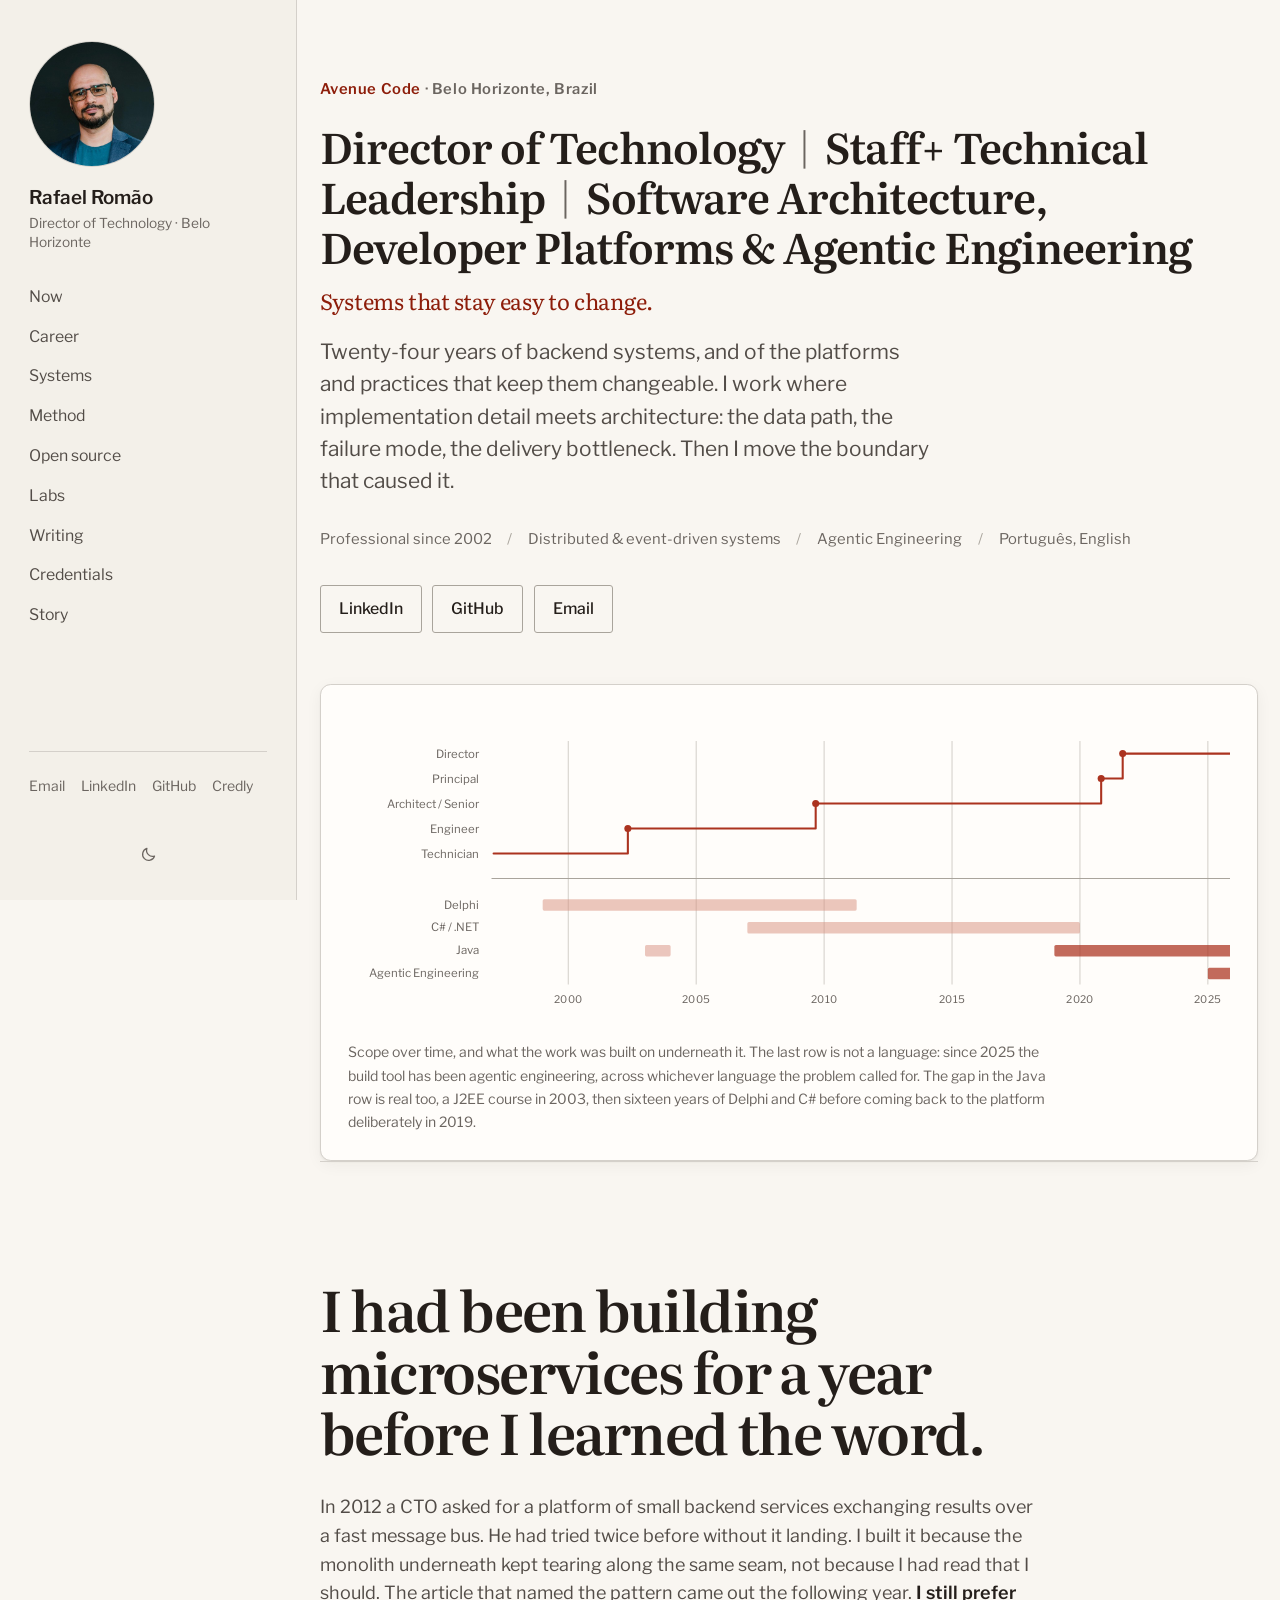
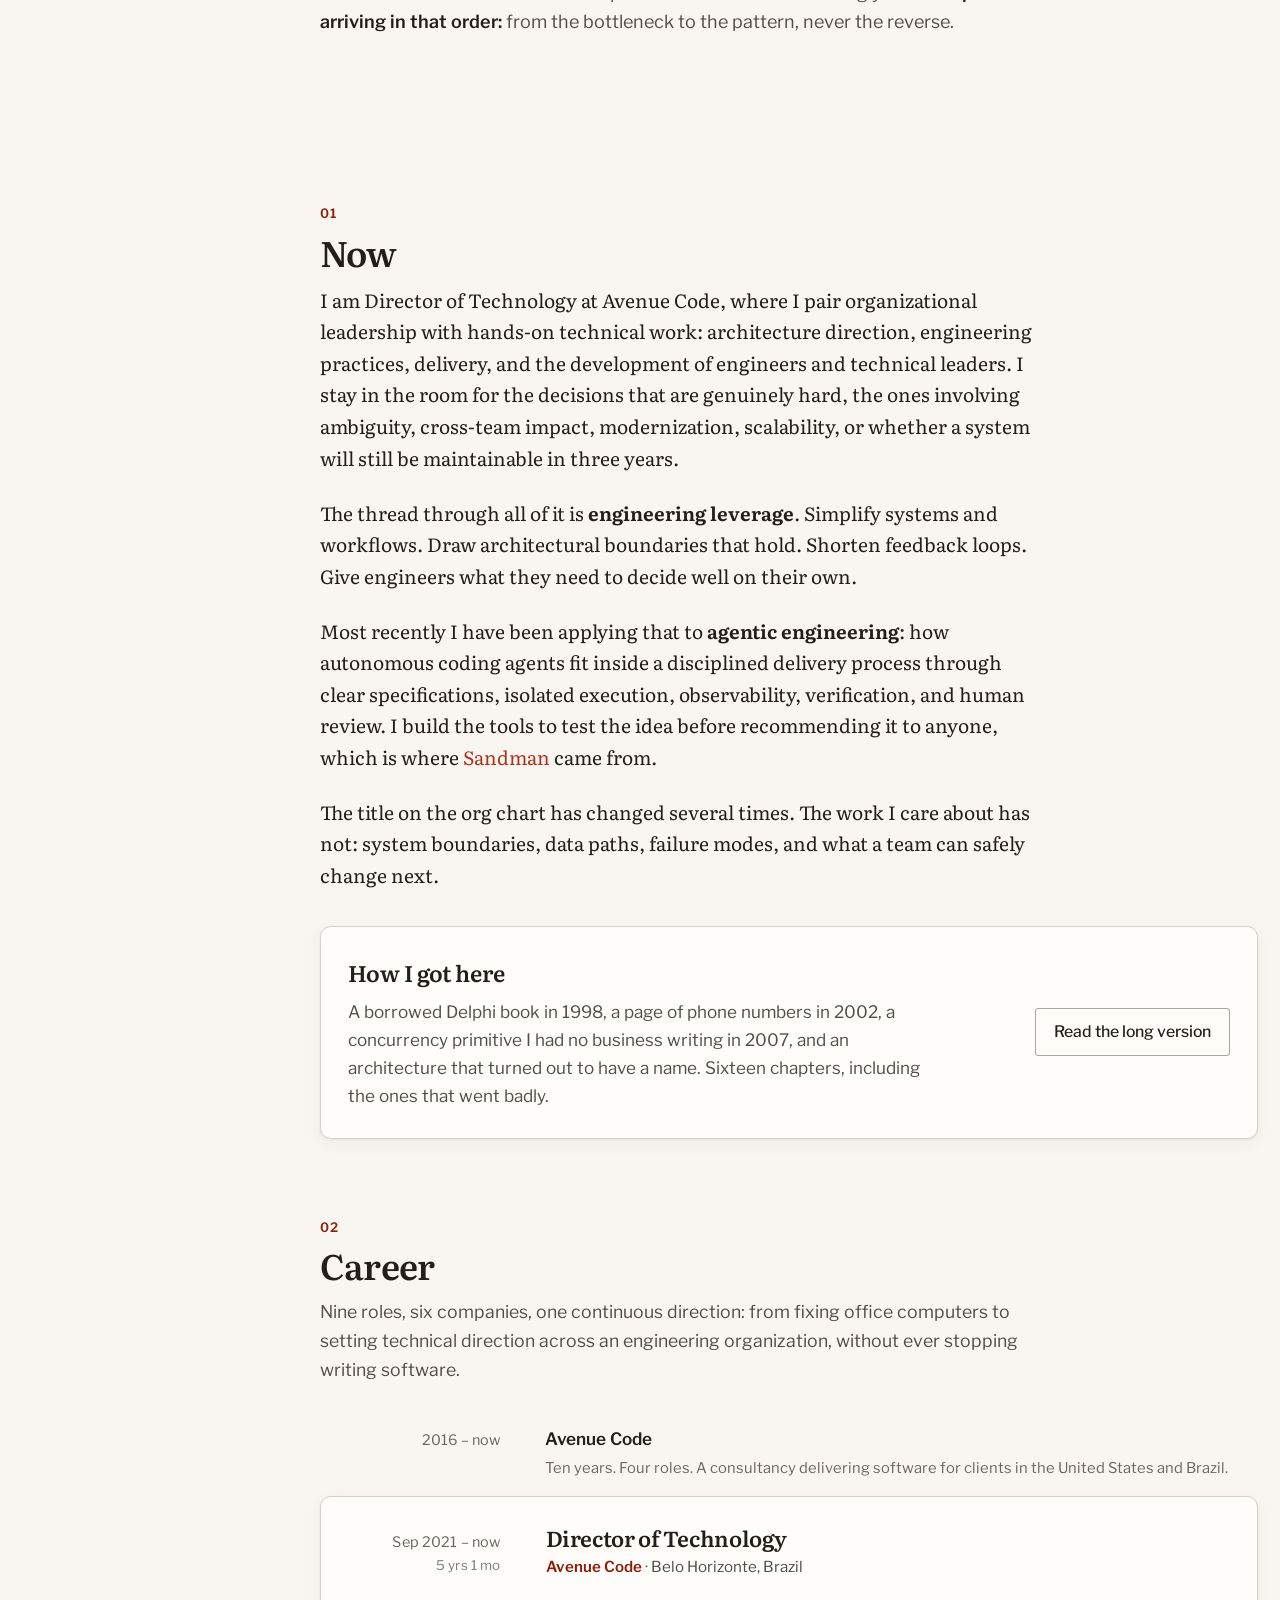
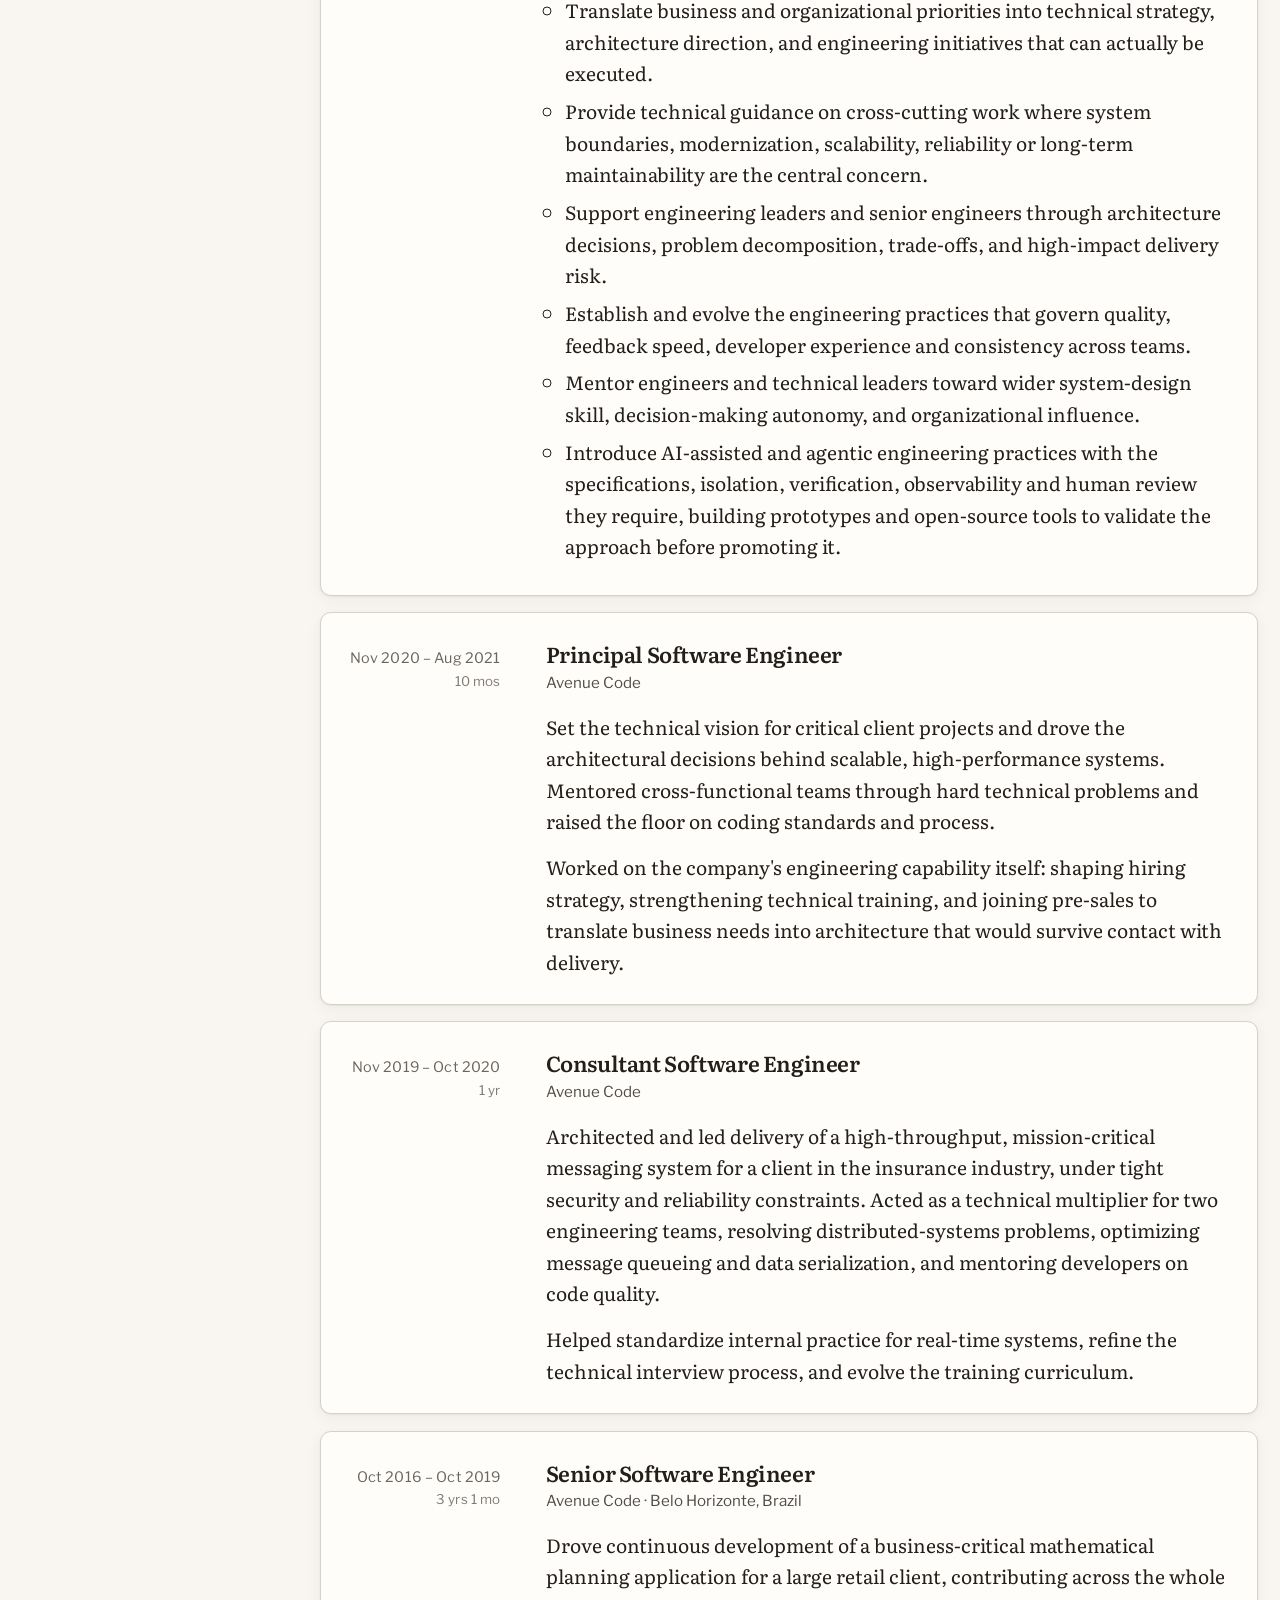
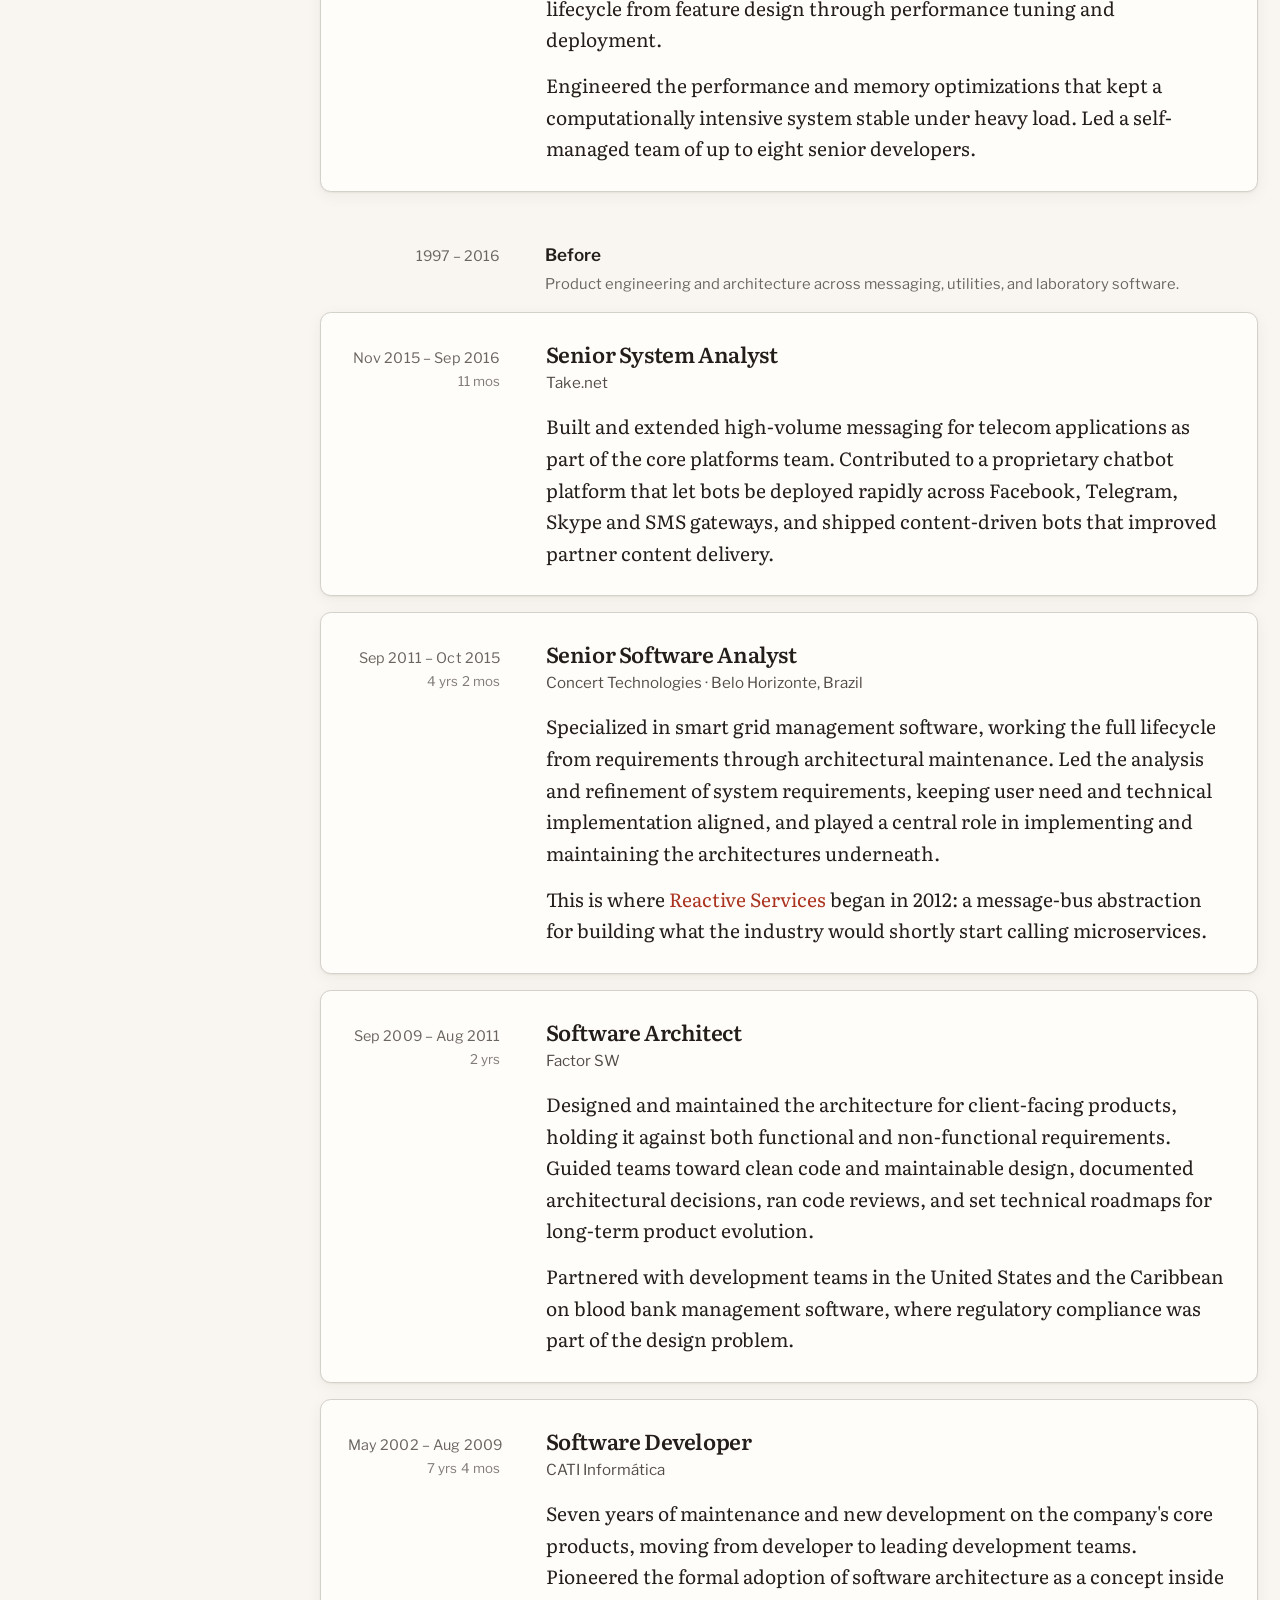
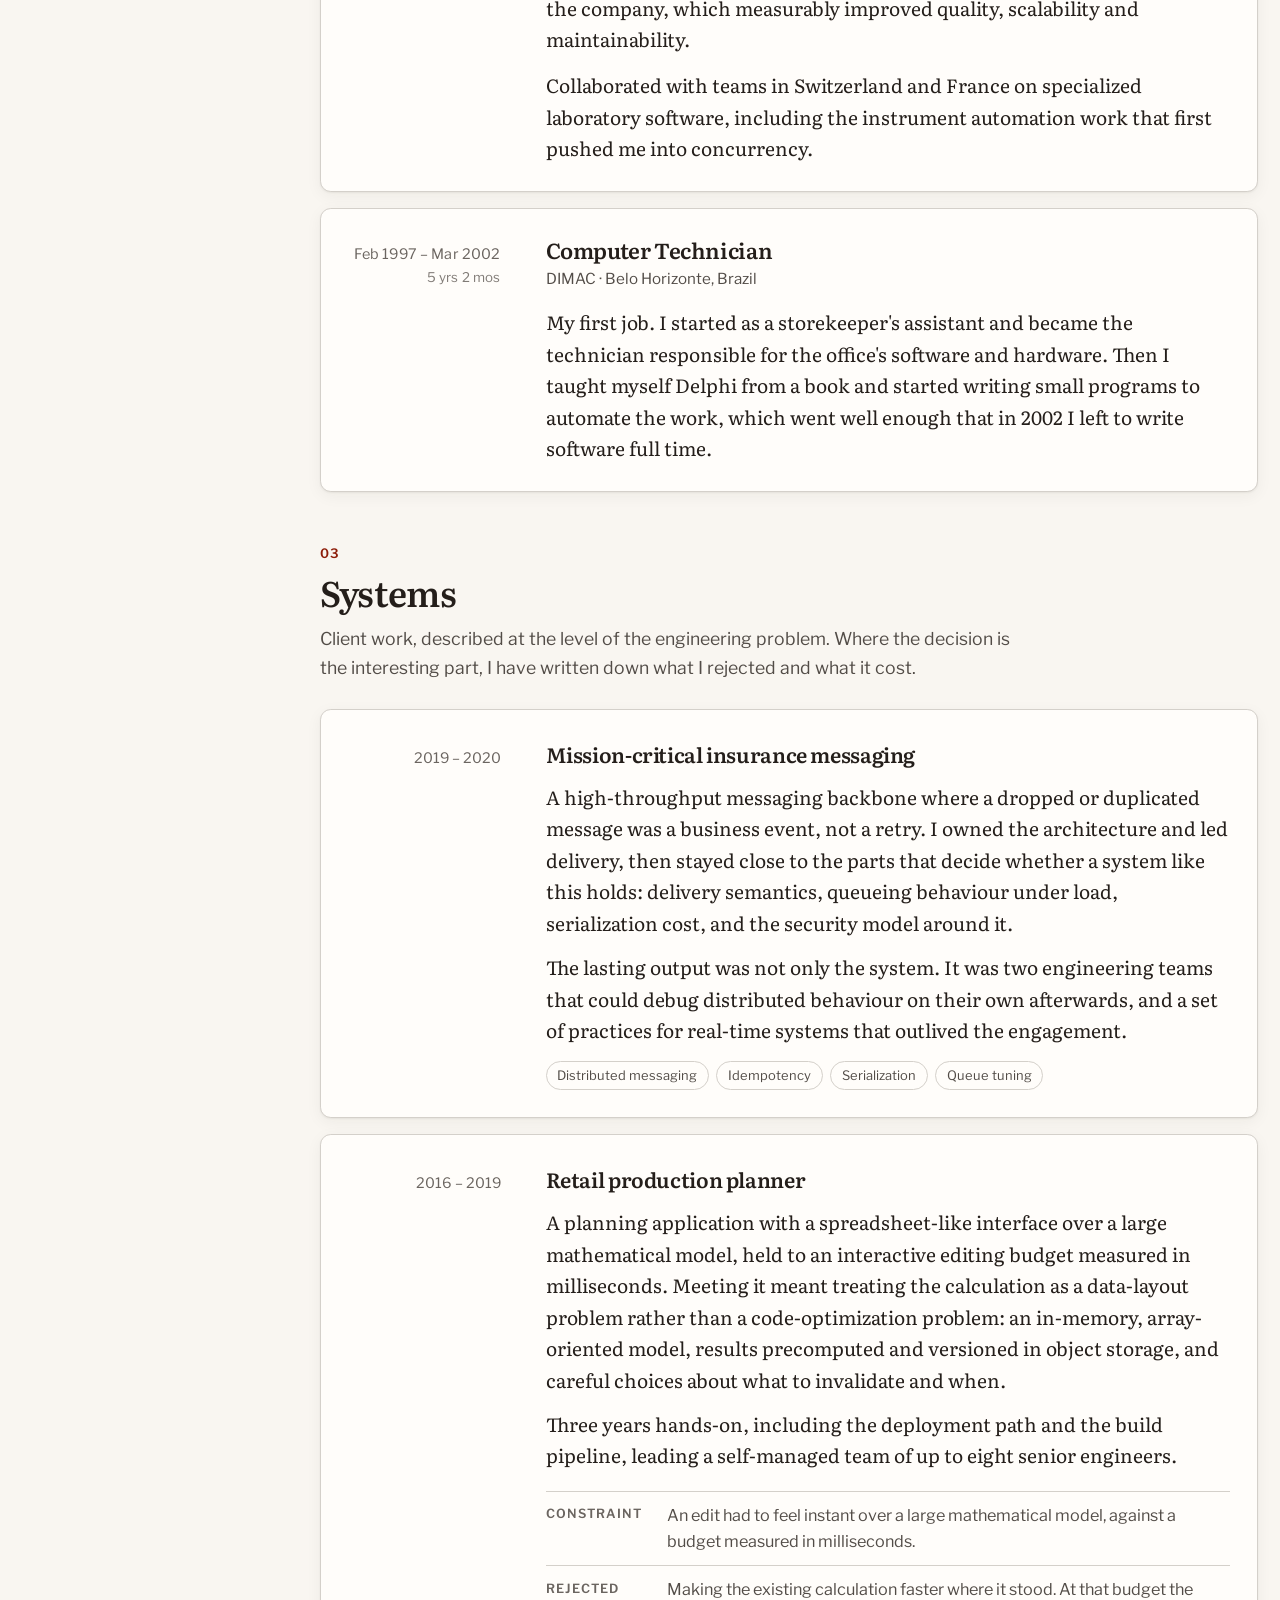
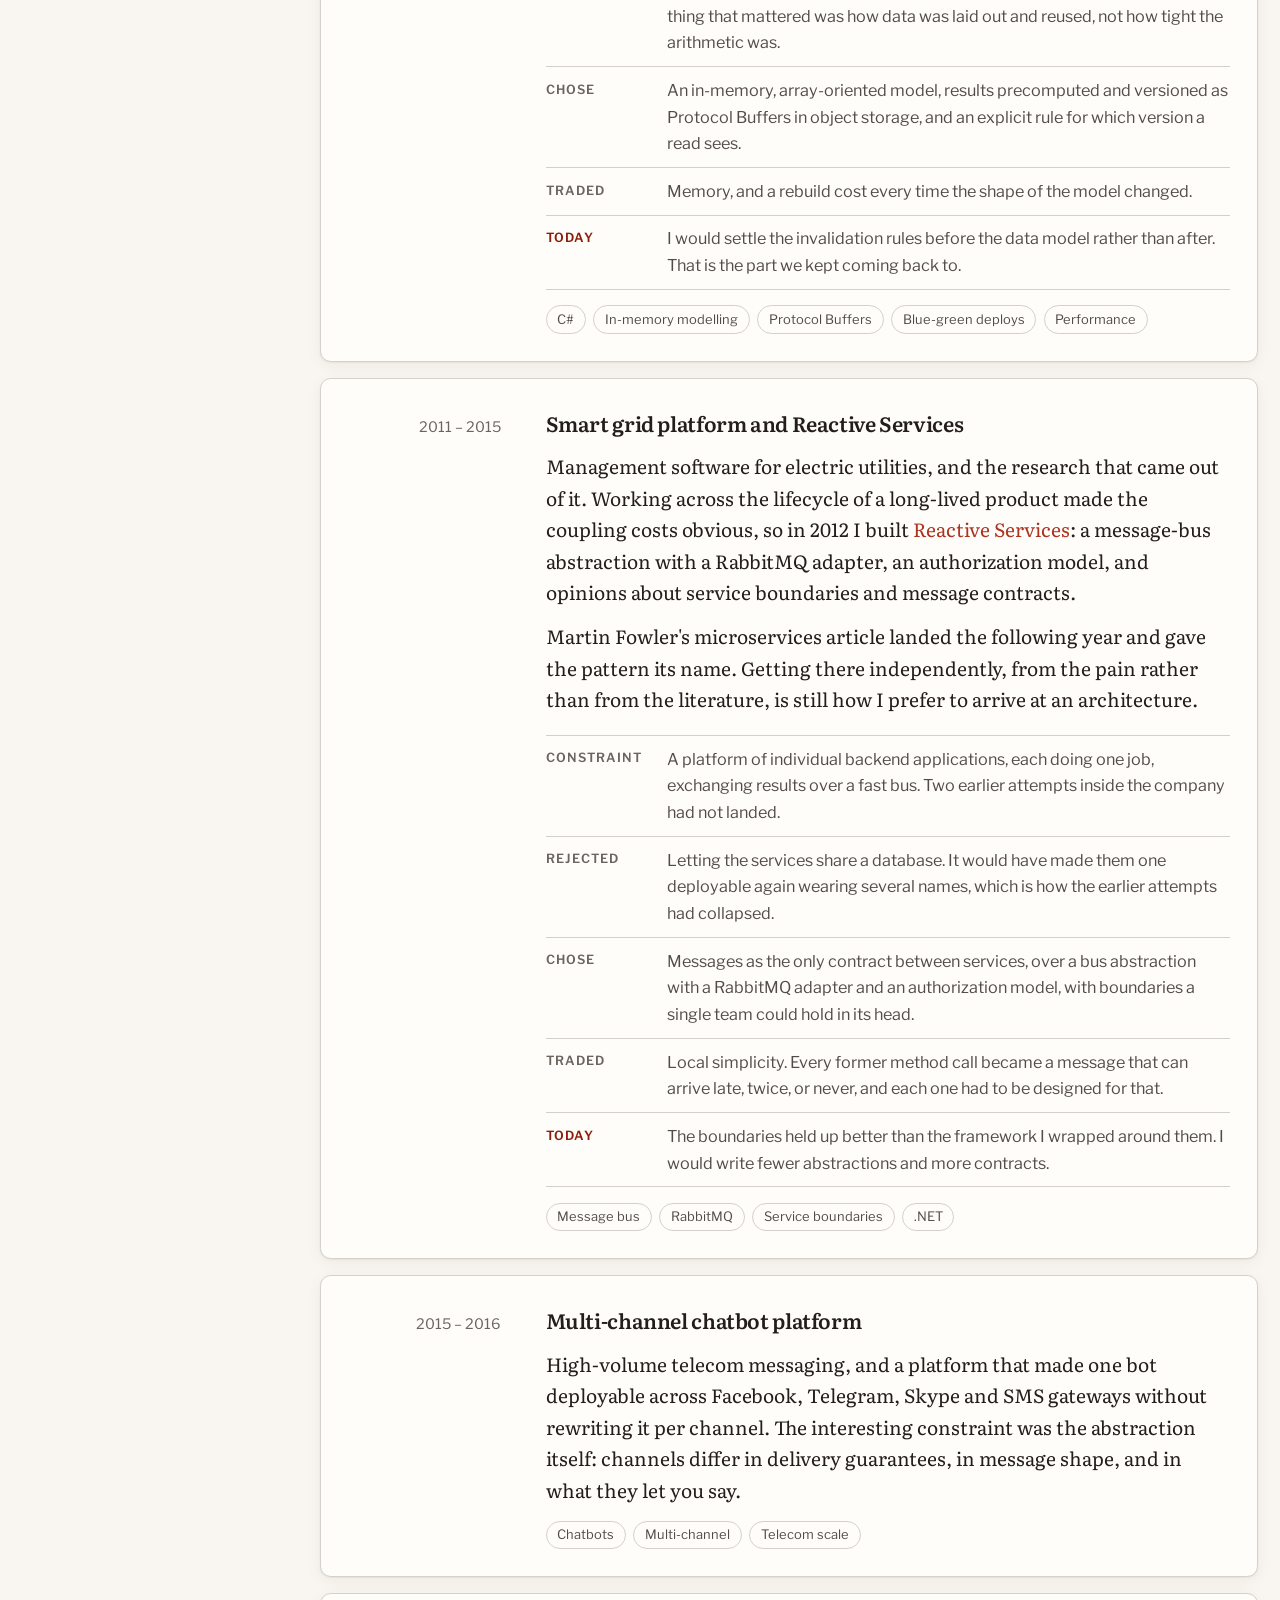
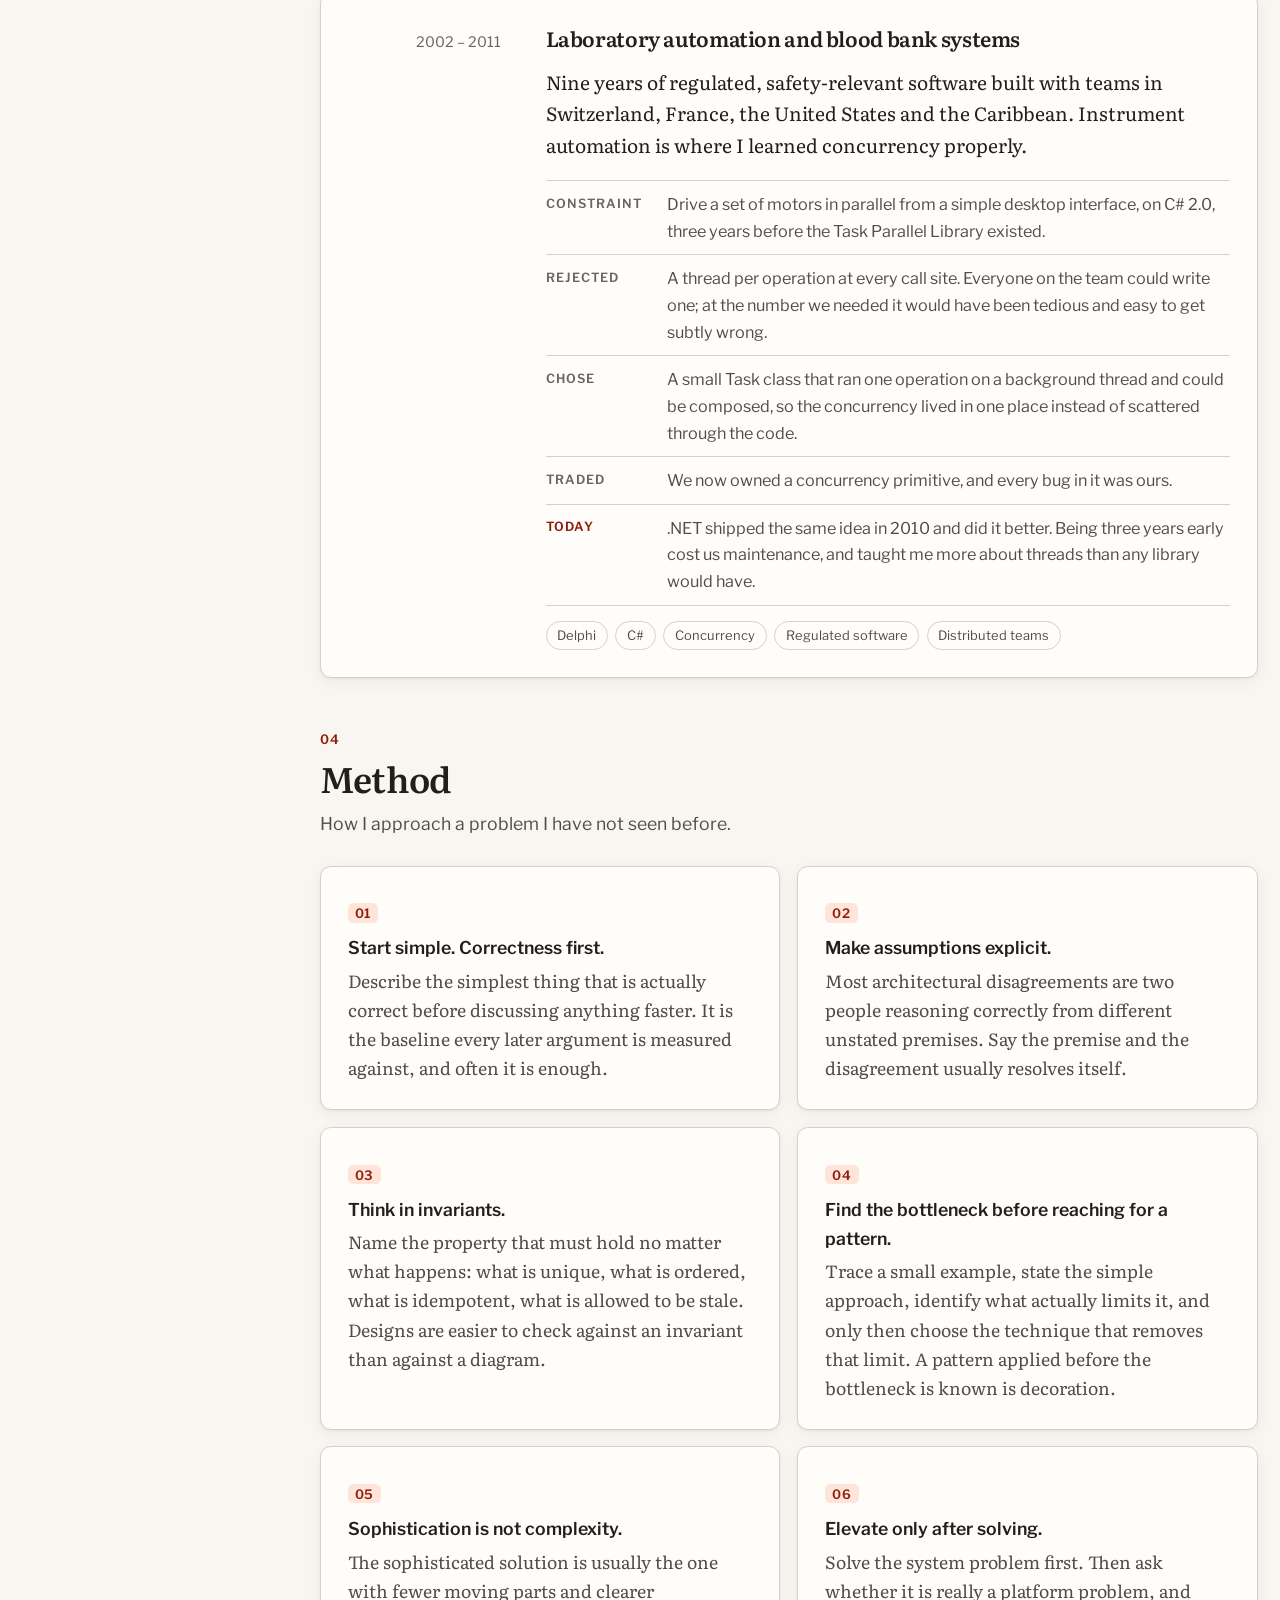
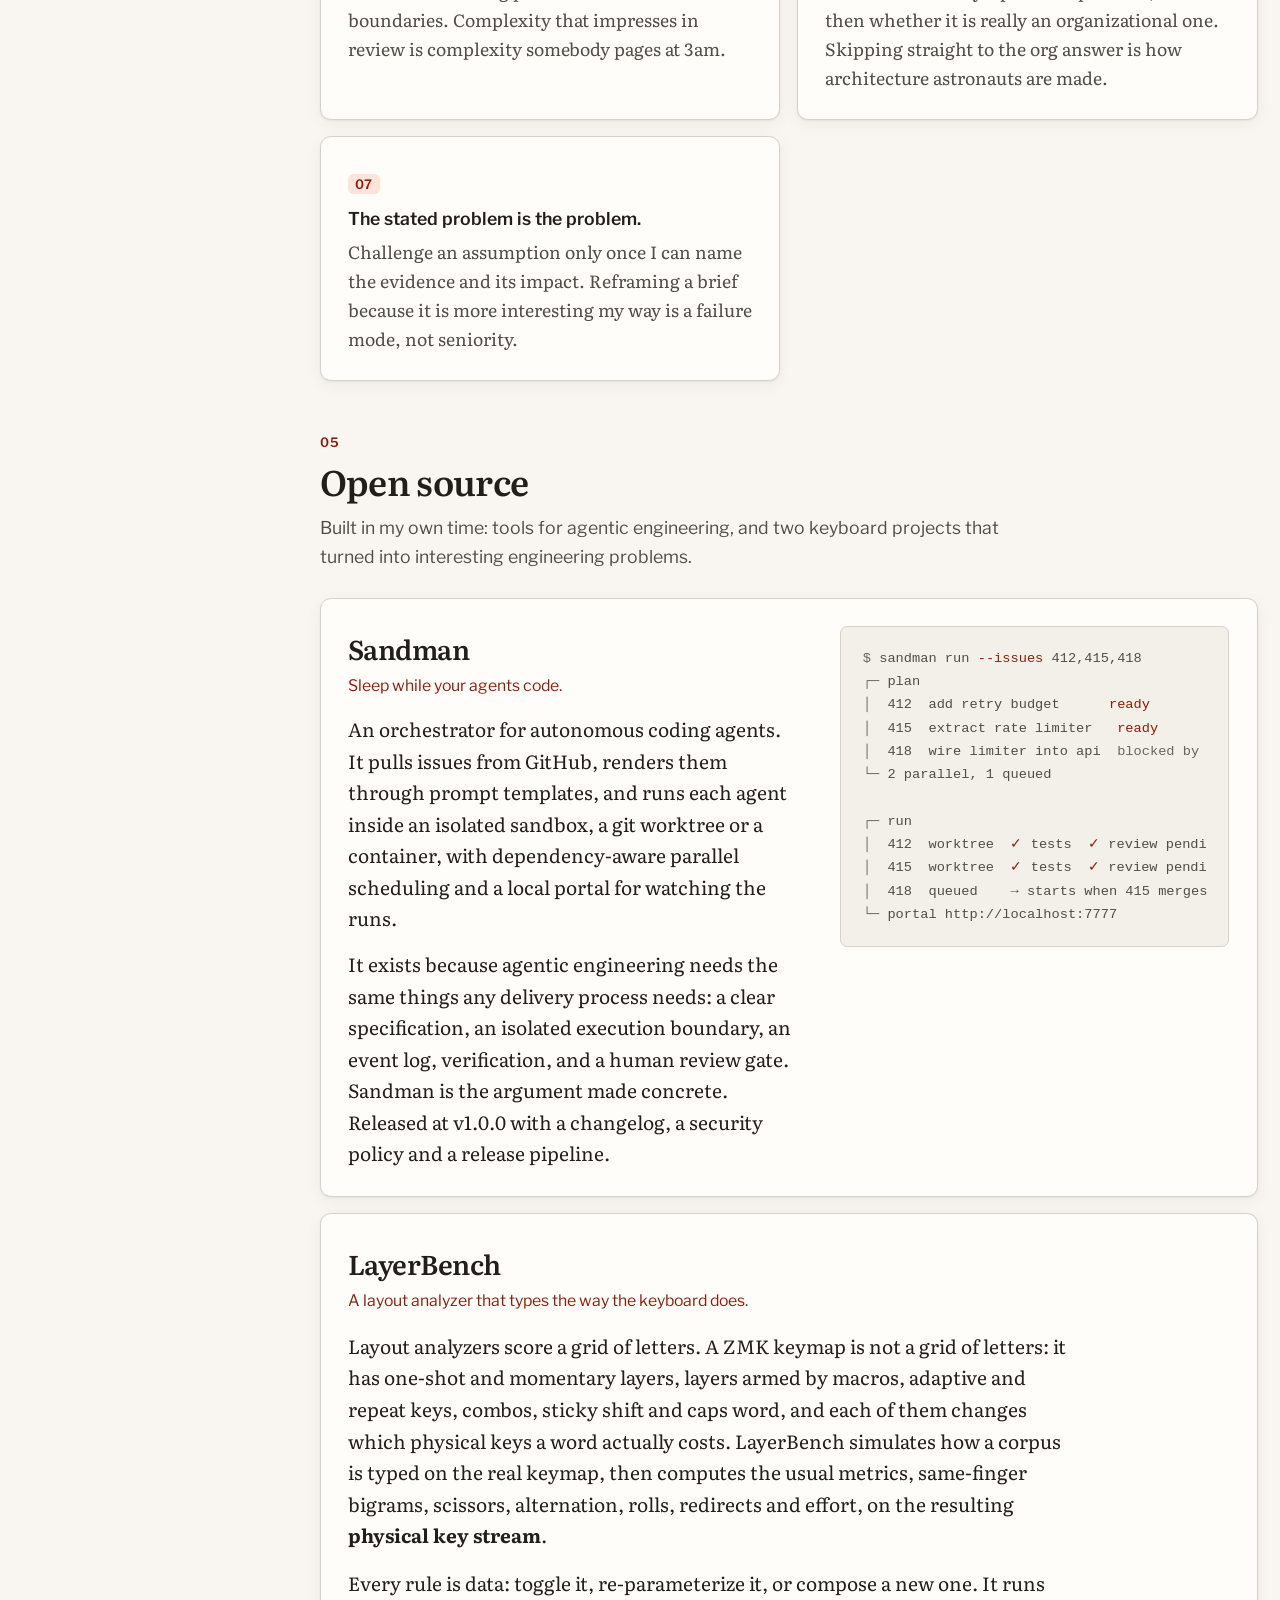
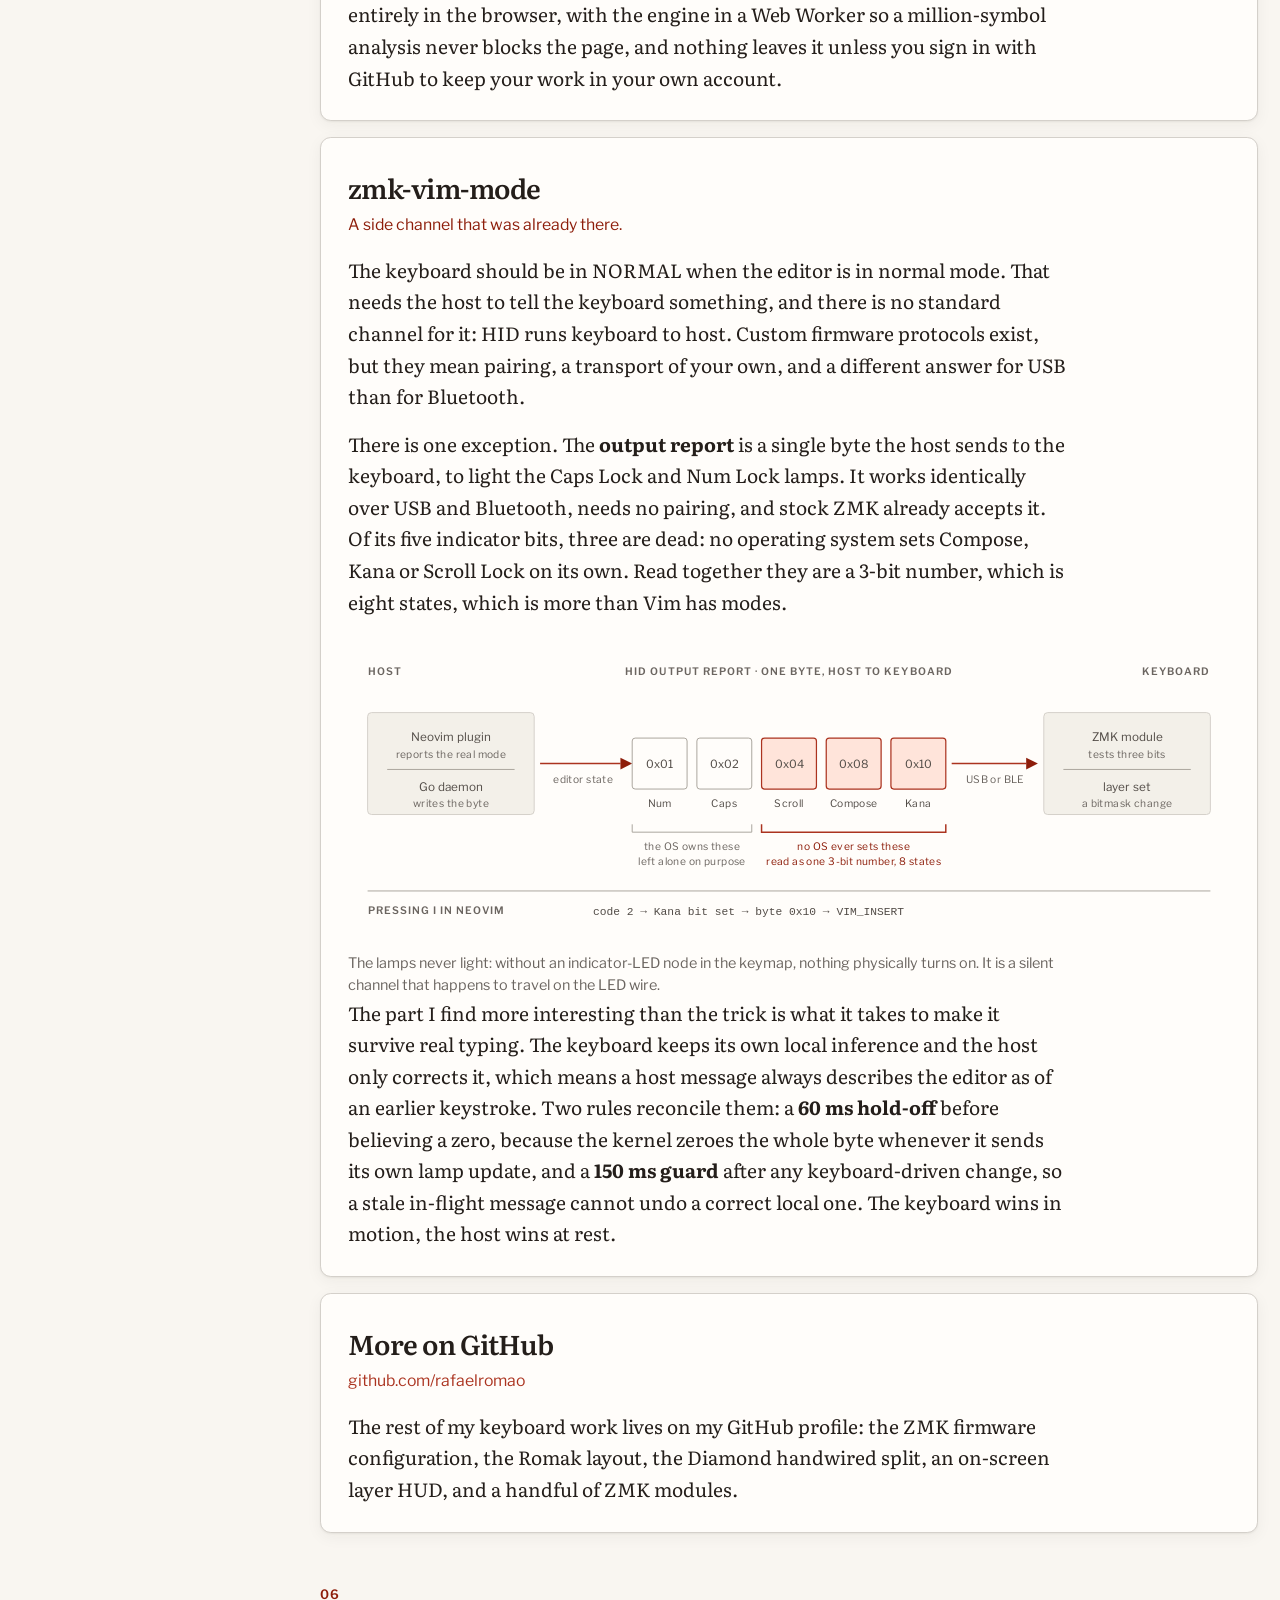
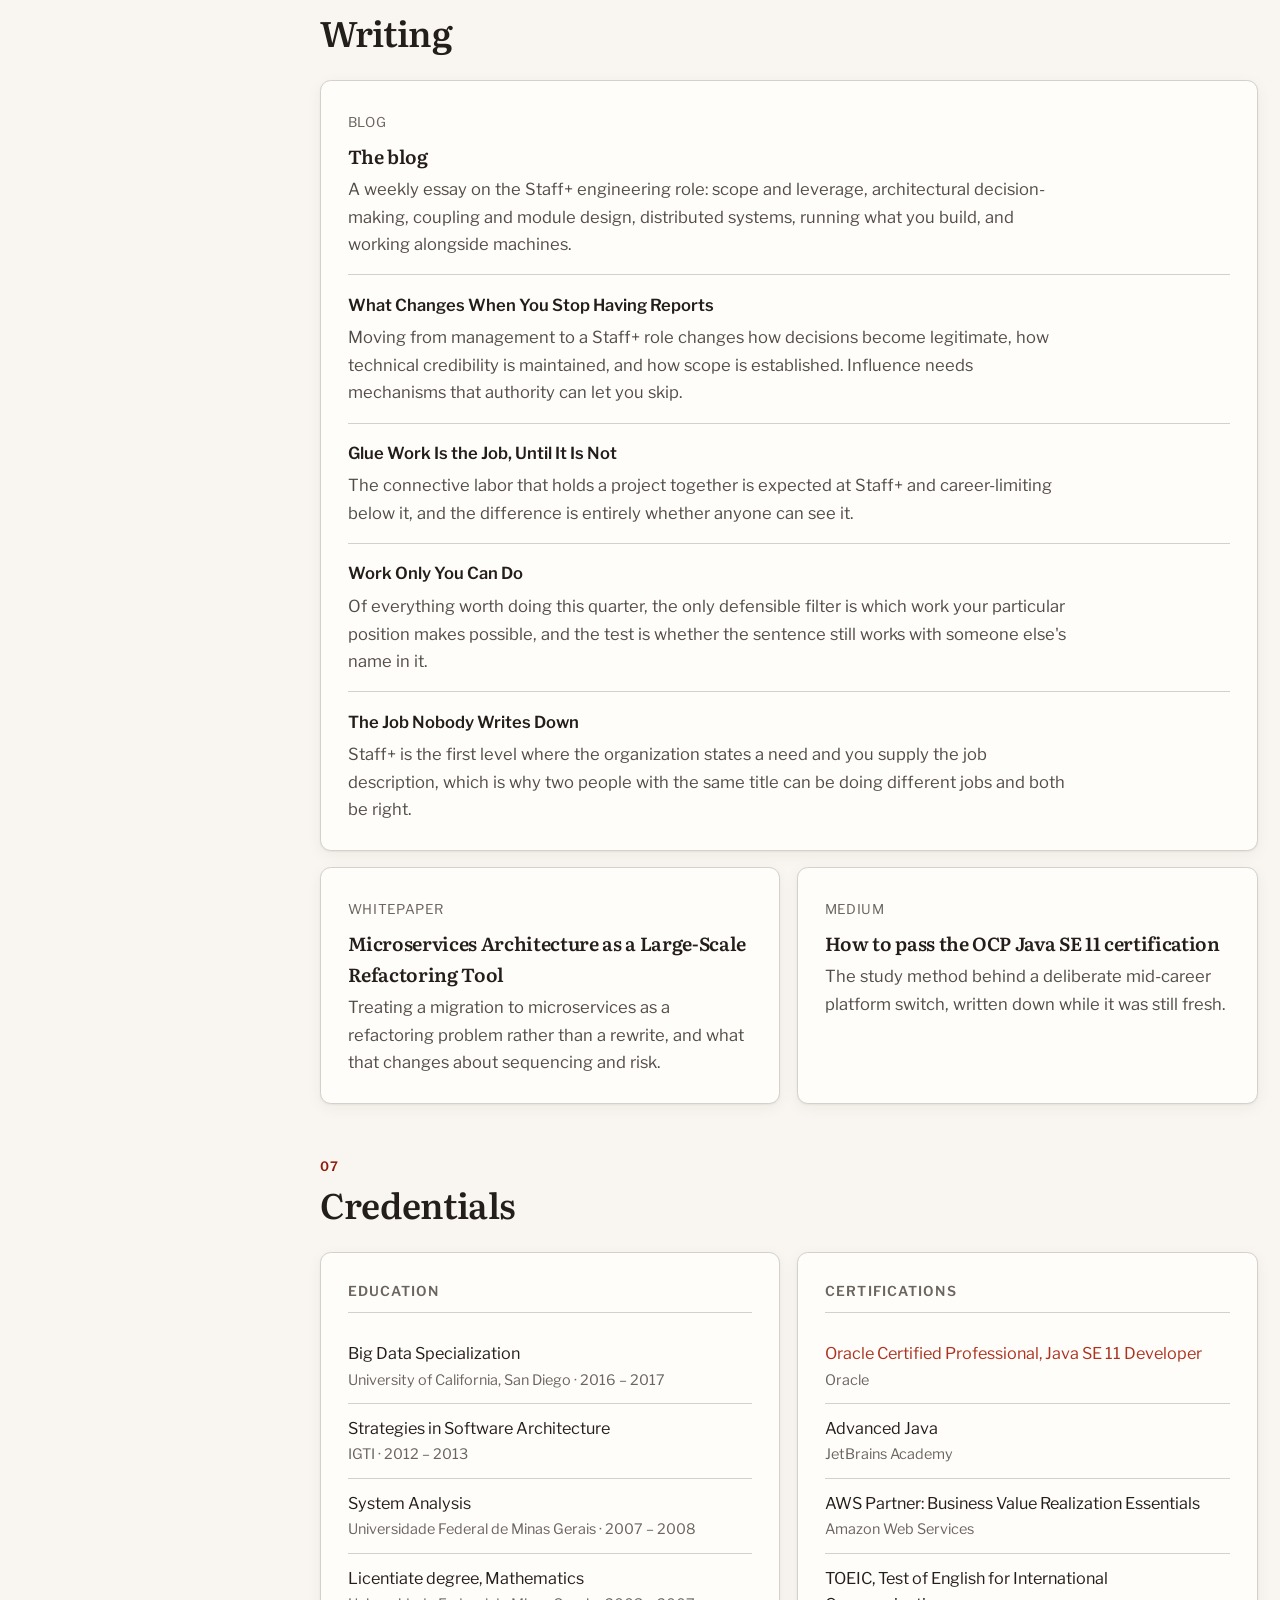
<file: index.html>
<!doctype html>
<html lang="en">
<head>
<meta charset="utf-8">
<meta name="viewport" content="width=device-width, initial-scale=1">
<title>Rafael Romão — Director of Technology | Staff+ Technical Leadership | Software Architecture, Developer Platforms &amp; Agentic Engineering</title>
<meta name="description" content="Rafael Romão is a software engineer and technology leader in Belo Horizonte, Brazil. Twenty-four years across backend systems, distributed architecture, developer platforms and engineering leadership.">
<meta name="author" content="Rafael Romão">
<link rel="canonical" href="https://rafaelromao.github.io/">

<meta property="og:type" content="profile">
<meta property="og:title" content="Rafael Romão — Director of Technology | Staff+ Technical Leadership | Software Architecture, Developer Platforms &amp; Agentic Engineering">
<meta property="og:description" content="Twenty-four years across backend systems, distributed architecture, developer platforms and engineering leadership.">
<meta property="og:url" content="https://rafaelromao.github.io/">
<meta property="og:image" content="https://rafaelromao.github.io/img/rafael.jpg">
<meta name="twitter:card" content="summary">

<link rel="icon" href="assets/favicon.svg" type="image/svg+xml">
<meta name="theme-color" content="#f9f7f2" media="(prefers-color-scheme: light)">
<meta name="theme-color" content="#1a1b26" media="(prefers-color-scheme: dark)">

<script>
  /* Set the theme before first paint so a stored preference never flashes.
     The .js class gates the scroll reveals: without scripting nothing is hidden. */
  document.documentElement.classList.add('js');
  try {
    var t = localStorage.getItem('kb-theme');
    if (t === 'dark' || t === 'light') document.documentElement.setAttribute('data-theme', t);
  } catch (e) {}
</script>

<link rel="preconnect" href="https://fonts.googleapis.com">
<link rel="preconnect" href="https://fonts.gstatic.com" crossorigin>
<link rel="stylesheet" href="https://fonts.googleapis.com/css2?family=Libre+Franklin:wght@400;500;600&family=Literata:opsz,wght@7..72,400;7..72,600&display=swap">
<link rel="stylesheet" href="assets/site.css">

<script type="application/ld+json">
{
  "@context": "https://schema.org",
  "@type": "Person",
  "name": "Rafael Romão",
  "alternateName": "Rafael Moreno Romão",
  "jobTitle": "Director of Technology",
  "worksFor": { "@type": "Organization", "name": "Avenue Code" },
  "address": { "@type": "PostalAddress", "addressLocality": "Belo Horizonte", "addressCountry": "BR" },
  "url": "https://rafaelromao.github.io/",
  "image": "https://rafaelromao.github.io/img/rafael.jpg",
  "knowsLanguage": ["pt-BR", "en"],
  "sameAs": [
    "https://linkedin.com/in/rafaelromao",
    "https://github.com/rafaelromao",
    "https://www.credly.com/users/rafael-romao"
  ]
}
</script>
</head>
<body>
<a class="skip" href="#main">Skip to content</a>

<header class="masthead">
  <a class="masthead-title" href="#top">
    <img class="rail-portrait" src="img/rafael.jpg" alt="" width="400" height="400" loading="eager" decoding="async">
    <span class="rail-name">Rafael Romão</span>
    <span class="rail-role">Director of Technology &middot; Belo Horizonte</span>
  </a>
  <div class="rail-scroll">
  <nav class="masthead-nav" aria-label="Sections">
    <a href="#now">Now</a>
    <a href="#career">Career</a>
    <a href="#systems">Systems</a>
    <a class="opt" href="#method">Method</a>
    <a href="#open-source">Open source</a>
    <a href="/coding-labs/">Labs</a>
    <a class="opt" href="#writing">Writing</a>
    <a class="opt" href="#credentials">Credentials</a>
    <a href="/story/">Story</a>
  </nav>
  </div>
  <div class="rail-foot">
    <ul class="rail-social">
      <li><a href="mailto:rafaelromao@gmail.com">Email</a></li>
      <li><a href="https://linkedin.com/in/rafaelromao" rel="me noopener">LinkedIn</a></li>
      <li><a href="https://github.com/rafaelromao" rel="me noopener">GitHub</a></li>
      <li><a href="https://www.credly.com/users/rafael-romao" rel="noopener">Credly</a></li>
    </ul>
  </div>
  <button class="theme-btn" type="button" id="theme" aria-label="Switch between light and dark">
    <svg class="i-sun" width="17" height="17" viewBox="0 0 24 24" fill="none" stroke="currentColor" stroke-width="1.8" stroke-linecap="round" aria-hidden="true"><circle cx="12" cy="12" r="4.2"/><path d="M12 2.4v2.2M12 19.4v2.2M4.2 4.2l1.6 1.6M18.2 18.2l1.6 1.6M2.4 12h2.2M19.4 12h2.2M4.2 19.8l1.6-1.6M18.2 5.8l1.6-1.6"/></svg>
    <svg class="i-moon" width="17" height="17" viewBox="0 0 24 24" fill="none" stroke="currentColor" stroke-width="1.8" stroke-linecap="round" stroke-linejoin="round" aria-hidden="true"><path d="M20.5 14.3A8.6 8.6 0 0 1 9.7 3.5a8.6 8.6 0 1 0 10.8 10.8Z"/></svg>
  </button>
</header>

<main id="main">
  <div id="top"></div>

  <!-- ============ hero ============ -->
  <section class="hero">
    <div class="hero-grid">
      <div>
        <p class="role-line"><b>Avenue Code</b> &middot; Belo Horizonte, Brazil</p>
        <h1>Director of Technology <span class="bar">|</span> Staff+ Technical Leadership <span class="bar">|</span> Software Architecture, Developer Platforms &amp; Agentic Engineering</h1>
        <p class="tagline-line">Systems that stay easy to change.</p>
        <p class="hero-deck">Twenty-four years of backend systems, and of the platforms and practices that keep them changeable. I work where implementation detail meets architecture: the data path, the failure mode, the delivery bottleneck. Then I move the boundary that caused it.</p>
        <ul class="facts nums">
          <li>Professional since 2002</li>
          <li>Distributed &amp; event-driven systems</li>
          <li>Agentic Engineering</li>
          <li>Português, English</li>
        </ul>
        <p class="actions">
          <!-- BLOG: hidden until the first article publishes. Restore by deleting this comment wrapper.
          <a class="btn btn-primary" href="/blog/">Read the blog</a>
          -->
          <a class="btn" href="https://linkedin.com/in/rafaelromao" rel="me noopener">LinkedIn</a>
          <a class="btn" href="https://github.com/rafaelromao" rel="me noopener">GitHub</a>
          <a class="btn" href="mailto:rafaelromao@gmail.com">Email</a>
        </p>
      </div>
    </div>
  </section>

  <!-- ============ span chart ============ -->
  <figure class="chart-wrap">
    <div class="chart-scroll">
      <svg class="chart" viewBox="0 0 900 300" role="img"
           aria-label="Two timelines from 1997 to 2026. The upper one steps up through five levels of scope: computer technician from 1997, engineer from 2002, architect and senior individual contributor from 2009, principal from 2020, director from 2021. The lower one shows what the work was built on: Delphi from 1999 to 2011, C# from 2007 to 2020, Java in 2003 and again from 2019 to today, and agentic engineering from 2025 to today.">
        <desc>The same history is written out in full in the career ledger below.</desc>

        <!-- five-year grid -->
        <g class="grid-line">
          <line x1="211.8" y1="28" x2="211.8" y2="262"/>
          <line x1="334.8" y1="28" x2="334.8" y2="262"/>
          <line x1="457.8" y1="28" x2="457.8" y2="262"/>
          <line x1="580.8" y1="28" x2="580.8" y2="262"/>
          <line x1="703.8" y1="28" x2="703.8" y2="262"/>
          <line x1="826.8" y1="28" x2="826.8" y2="262"/>
        </g>
        <line class="axis-line" x1="138" y1="160" x2="870" y2="160"/>

        <!-- scope track -->
        <g class="lbl" text-anchor="end">
          <text x="126" y="44">Director</text>
          <text x="126" y="68">Principal</text>
          <text x="126" y="92">Architect / Senior</text>
          <text x="126" y="116">Engineer</text>
          <text x="126" y="140">Technician</text>
        </g>
        <path class="step" d="M140 136 H269.1 V112 H449.7 V88 H724.2 V64 H744.9 V40 H870"/>
        <g class="dot">
          <circle cx="269.1" cy="112" r="3.4"/>
          <circle cx="449.7" cy="88" r="3.4"/>
          <circle cx="724.2" cy="64" r="3.4"/>
          <circle cx="744.9" cy="40" r="3.4"/>
        </g>
        <circle class="dot-now" cx="870" cy="40" r="5"/>

        <!-- language track -->
        <g class="lbl" text-anchor="end">
          <text x="126" y="189">Delphi</text>
          <text x="126" y="211">C# / .NET</text>
          <text x="126" y="233">Java</text>
          <text x="126" y="255">Agentic Engineering</text>
        </g>
        <g>
          <rect class="lang" x="187.2" y="180" width="301.9" height="11" rx="1.5"/>
          <rect class="lang" x="285.6" y="224" width="24.6" height="11" rx="1.5"/>
          <rect class="lang-now" x="679.2" y="224" width="190.8" height="11" rx="1.5"/>
          <rect class="lang" x="384.0" y="202" width="319.8" height="11" rx="1.5"/>
          <rect class="lang-now" x="826.8" y="246" width="43.2" height="11" rx="1.5"/>
        </g>

        <!-- year axis -->
        <g class="ax" text-anchor="middle">
          <text x="211.8" y="280">2000</text>
          <text x="334.8" y="280">2005</text>
          <text x="457.8" y="280">2010</text>
          <text x="580.8" y="280">2015</text>
          <text x="703.8" y="280">2020</text>
          <text x="826.8" y="280">2025</text>
        </g>
      </svg>
    </div>
    <figcaption class="chart-key">Scope over time, and what the work was built on underneath it. The last row is not a language: since 2025 the build tool has been agentic engineering, across whichever language the problem called for. The gap in the Java row is real too, a J2EE course in 2003, then sixteen years of Delphi and C# before coming back to the platform deliberately in 2019.</figcaption>
  </figure>

  <!-- ============ signature statement ============ -->
  <section class="statement reveal">
    <blockquote>I had been building microservices for a year before I learned the word.</blockquote>
    <p class="after">In 2012 a CTO asked for a platform of small backend services exchanging results over a fast message bus. He had tried twice before without it landing. I built it because the monolith underneath kept tearing along the same seam, not because I had read that I should. The article that named the pattern came out the following year. <strong>I still prefer arriving in that order:</strong> from the bottleneck to the pattern, never the reverse.</p>
  </section>

  <!-- ============ 01 now ============ -->
  <section class="band" id="now">
    <div class="row">
      <p class="idx">01</p>
      <div>
        <h2 class="band-title">Now</h2>
        <div class="prose">
          <p>I am Director of Technology at Avenue Code, where I pair organizational leadership with hands-on technical work: architecture direction, engineering practices, delivery, and the development of engineers and technical leaders. I stay in the room for the decisions that are genuinely hard, the ones involving ambiguity, cross-team impact, modernization, scalability, or whether a system will still be maintainable in three years.</p>
          <p>The thread through all of it is <strong>engineering leverage</strong>. Simplify systems and workflows. Draw architectural boundaries that hold. Shorten feedback loops. Give engineers what they need to decide well on their own.</p>
          <p>Most recently I have been applying that to <strong>agentic engineering</strong>: how autonomous coding agents fit inside a disciplined delivery process through clear specifications, isolated execution, observability, verification, and human review. I build the tools to test the idea before recommending it to anyone, which is where <a href="https://sandman.run/">Sandman</a> came from.</p>
          <p>The title on the org chart has changed several times. The work I care about has not: system boundaries, data paths, failure modes, and what a team can safely change next.</p>
        </div>
        <div class="story-plug">
          <div>
            <h3>How I got here</h3>
            <p>A borrowed Delphi book in 1998, a page of phone numbers in 2002, a concurrency primitive I had no business writing in 2007, and an architecture that turned out to have a name. Sixteen chapters, including the ones that went badly.</p>
          </div>
          <p class="actions"><a class="btn" href="/story/">Read the long version</a></p>
        </div>
      </div>
    </div>
  </section>

  <!-- ============ 02 career ============ -->
  <section class="band" id="career">
    <div class="row">
      <p class="idx">02</p>
      <div>
        <h2 class="band-title">Career</h2>
        <p class="band-note">Nine roles, six companies, one continuous direction: from fixing office computers to setting technical direction across an engineering organization, without ever stopping writing software.</p>
      </div>
    </div>

    <div class="org-head rail">
      <p class="span nums">2016 &ndash; now</p>
      <div>
        <h3>Avenue Code</h3>
        <p class="org-note">Ten years. Four roles. A consultancy delivering software for clients in the United States and Brazil.</p>
      </div>
    </div>
    <ol class="ledger">
      <li>
        <article class="post rail reveal">
          <p class="post-when nums">Sep 2021 &ndash; now<span class="len">5 yrs 1 mo</span></p>
          <div>
            <h3 class="post-title">Director of Technology</h3>
            <p class="post-org"><span class="here">Avenue Code</span> &middot; Belo Horizonte, Brazil</p>
            <ul class="post-list">
              <li>Translate business and organizational priorities into technical strategy, architecture direction, and engineering initiatives that can actually be executed.</li>
              <li>Provide technical guidance on cross-cutting work where system boundaries, modernization, scalability, reliability or long-term maintainability are the central concern.</li>
              <li>Support engineering leaders and senior engineers through architecture decisions, problem decomposition, trade-offs, and high-impact delivery risk.</li>
              <li>Establish and evolve the engineering practices that govern quality, feedback speed, developer experience and consistency across teams.</li>
              <li>Mentor engineers and technical leaders toward wider system-design skill, decision-making autonomy, and organizational influence.</li>
              <li>Introduce AI-assisted and agentic engineering practices with the specifications, isolation, verification, observability and human review they require, building prototypes and open-source tools to validate the approach before promoting it.</li>
            </ul>
          </div>
        </article>
      </li>
      <li>
        <article class="post rail reveal">
          <p class="post-when nums">Nov 2020 &ndash; Aug 2021<span class="len">10 mos</span></p>
          <div>
            <h3 class="post-title">Principal Software Engineer</h3>
            <p class="post-org">Avenue Code</p>
            <p>Set the technical vision for critical client projects and drove the architectural decisions behind scalable, high-performance systems. Mentored cross-functional teams through hard technical problems and raised the floor on coding standards and process.</p>
            <p>Worked on the company's engineering capability itself: shaping hiring strategy, strengthening technical training, and joining pre-sales to translate business needs into architecture that would survive contact with delivery.</p>
          </div>
        </article>
      </li>
      <li>
        <article class="post rail reveal">
          <p class="post-when nums">Nov 2019 &ndash; Oct 2020<span class="len">1 yr</span></p>
          <div>
            <h3 class="post-title">Consultant Software Engineer</h3>
            <p class="post-org">Avenue Code</p>
            <p>Architected and led delivery of a high-throughput, mission-critical messaging system for a client in the insurance industry, under tight security and reliability constraints. Acted as a technical multiplier for two engineering teams, resolving distributed-systems problems, optimizing message queueing and data serialization, and mentoring developers on code quality.</p>
            <p>Helped standardize internal practice for real-time systems, refine the technical interview process, and evolve the training curriculum.</p>
          </div>
        </article>
      </li>
      <li>
        <article class="post rail reveal">
          <p class="post-when nums">Oct 2016 &ndash; Oct 2019<span class="len">3 yrs 1 mo</span></p>
          <div>
            <h3 class="post-title">Senior Software Engineer</h3>
            <p class="post-org">Avenue Code &middot; Belo Horizonte, Brazil</p>
            <p>Drove continuous development of a business-critical mathematical planning application for a large retail client, contributing across the whole lifecycle from feature design through performance tuning and deployment.</p>
            <p>Engineered the performance and memory optimizations that kept a computationally intensive system stable under heavy load. Led a self-managed team of up to eight senior developers.</p>
          </div>
        </article>
      </li>
    </ol>

    <div class="org-head rail">
      <p class="span nums">1997 &ndash; 2016</p>
      <div>
        <h3>Before</h3>
        <p class="org-note">Product engineering and architecture across messaging, utilities, and laboratory software.</p>
      </div>
    </div>
    <ol class="ledger">
      <li>
        <article class="post rail reveal">
          <p class="post-when nums">Nov 2015 &ndash; Sep 2016<span class="len">11 mos</span></p>
          <div>
            <h3 class="post-title">Senior System Analyst</h3>
            <p class="post-org">Take.net</p>
            <p>Built and extended high-volume messaging for telecom applications as part of the core platforms team. Contributed to a proprietary chatbot platform that let bots be deployed rapidly across Facebook, Telegram, Skype and SMS gateways, and shipped content-driven bots that improved partner content delivery.</p>
          </div>
        </article>
      </li>
      <li>
        <article class="post rail reveal">
          <p class="post-when nums">Sep 2011 &ndash; Oct 2015<span class="len">4 yrs 2 mos</span></p>
          <div>
            <h3 class="post-title">Senior Software Analyst</h3>
            <p class="post-org">Concert Technologies &middot; Belo Horizonte, Brazil</p>
            <p>Specialized in smart grid management software, working the full lifecycle from requirements through architectural maintenance. Led the analysis and refinement of system requirements, keeping user need and technical implementation aligned, and played a central role in implementing and maintaining the architectures underneath.</p>
            <p>This is where <a href="https://reactiveservices.github.io">Reactive Services</a> began in 2012: a message-bus abstraction for building what the industry would shortly start calling microservices.</p>
          </div>
        </article>
      </li>
      <li>
        <article class="post rail reveal">
          <p class="post-when nums">Sep 2009 &ndash; Aug 2011<span class="len">2 yrs</span></p>
          <div>
            <h3 class="post-title">Software Architect</h3>
            <p class="post-org">Factor SW</p>
            <p>Designed and maintained the architecture for client-facing products, holding it against both functional and non-functional requirements. Guided teams toward clean code and maintainable design, documented architectural decisions, ran code reviews, and set technical roadmaps for long-term product evolution.</p>
            <p>Partnered with development teams in the United States and the Caribbean on blood bank management software, where regulatory compliance was part of the design problem.</p>
          </div>
        </article>
      </li>
      <li>
        <article class="post rail reveal">
          <p class="post-when nums">May 2002 &ndash; Aug 2009<span class="len">7 yrs 4 mos</span></p>
          <div>
            <h3 class="post-title">Software Developer</h3>
            <p class="post-org">CATI Informática</p>
            <p>Seven years of maintenance and new development on the company's core products, moving from developer to leading development teams. Pioneered the formal adoption of software architecture as a concept inside the company, which measurably improved quality, scalability and maintainability.</p>
            <p>Collaborated with teams in Switzerland and France on specialized laboratory software, including the instrument automation work that first pushed me into concurrency.</p>
          </div>
        </article>
      </li>
      <li>
        <article class="post rail reveal">
          <p class="post-when nums">Feb 1997 &ndash; Mar 2002<span class="len">5 yrs 2 mos</span></p>
          <div>
            <h3 class="post-title">Computer Technician</h3>
            <p class="post-org">DIMAC &middot; Belo Horizonte, Brazil</p>
            <p>My first job. I started as a storekeeper's assistant and became the technician responsible for the office's software and hardware. Then I taught myself Delphi from a book and started writing small programs to automate the work, which went well enough that in 2002 I left to write software full time.</p>
          </div>
        </article>
      </li>
    </ol>
  </section>

  <!-- ============ 03 systems ============ -->
  <section class="band" id="systems">
    <div class="row">
      <p class="idx">03</p>
      <div>
        <h2 class="band-title">Systems</h2>
        <p class="band-note">Client work, described at the level of the engineering problem. Where the decision is the interesting part, I have written down what I rejected and what it cost.</p>
      </div>
    </div>
    <ol class="systems">
      <li>
        <div class="rail reveal">
          <p class="sys-when nums">2019 &ndash; 2020</p>
          <div>
            <h3>Mission-critical insurance messaging</h3>
            <p>A high-throughput messaging backbone where a dropped or duplicated message was a business event, not a retry. I owned the architecture and led delivery, then stayed close to the parts that decide whether a system like this holds: delivery semantics, queueing behaviour under load, serialization cost, and the security model around it.</p>
            <p>The lasting output was not only the system. It was two engineering teams that could debug distributed behaviour on their own afterwards, and a set of practices for real-time systems that outlived the engagement.</p>
            <ul class="stack"><li>Distributed messaging</li><li>Idempotency</li><li>Serialization</li><li>Queue tuning</li></ul>
          </div>
        </div>
      </li>
      <li>
        <div class="rail reveal">
          <p class="sys-when nums">2016 &ndash; 2019</p>
          <div>
            <h3>Retail production planner</h3>
            <p>A planning application with a spreadsheet-like interface over a large mathematical model, held to an interactive editing budget measured in milliseconds. Meeting it meant treating the calculation as a data-layout problem rather than a code-optimization problem: an in-memory, array-oriented model, results precomputed and versioned in object storage, and careful choices about what to invalidate and when.</p>
            <p>Three years hands-on, including the deployment path and the build pipeline, leading a self-managed team of up to eight senior engineers.</p>
            <dl class="decision">
              <div><dt>Constraint</dt><dd>An edit had to feel instant over a large mathematical model, against a budget measured in milliseconds.</dd></div>
              <div><dt>Rejected</dt><dd>Making the existing calculation faster where it stood. At that budget the thing that mattered was how data was laid out and reused, not how tight the arithmetic was.</dd></div>
              <div><dt>Chose</dt><dd>An in-memory, array-oriented model, results precomputed and versioned as Protocol Buffers in object storage, and an explicit rule for which version a read sees.</dd></div>
              <div><dt>Traded</dt><dd>Memory, and a rebuild cost every time the shape of the model changed.</dd></div>
              <div><dt>Today</dt><dd>I would settle the invalidation rules before the data model rather than after. That is the part we kept coming back to.</dd></div>
            </dl>
            <ul class="stack"><li>C#</li><li>In-memory modelling</li><li>Protocol Buffers</li><li>Blue-green deploys</li><li>Performance</li></ul>
          </div>
        </div>
      </li>
      <li>
        <div class="rail reveal">
          <p class="sys-when nums">2011 &ndash; 2015</p>
          <div>
            <h3>Smart grid platform and Reactive Services</h3>
            <p>Management software for electric utilities, and the research that came out of it. Working across the lifecycle of a long-lived product made the coupling costs obvious, so in 2012 I built <a href="https://reactiveservices.github.io">Reactive Services</a>: a message-bus abstraction with a RabbitMQ adapter, an authorization model, and opinions about service boundaries and message contracts.</p>
            <p>Martin Fowler's microservices article landed the following year and gave the pattern its name. Getting there independently, from the pain rather than from the literature, is still how I prefer to arrive at an architecture.</p>
            <dl class="decision">
              <div><dt>Constraint</dt><dd>A platform of individual backend applications, each doing one job, exchanging results over a fast bus. Two earlier attempts inside the company had not landed.</dd></div>
              <div><dt>Rejected</dt><dd>Letting the services share a database. It would have made them one deployable again wearing several names, which is how the earlier attempts had collapsed.</dd></div>
              <div><dt>Chose</dt><dd>Messages as the only contract between services, over a bus abstraction with a RabbitMQ adapter and an authorization model, with boundaries a single team could hold in its head.</dd></div>
              <div><dt>Traded</dt><dd>Local simplicity. Every former method call became a message that can arrive late, twice, or never, and each one had to be designed for that.</dd></div>
              <div><dt>Today</dt><dd>The boundaries held up better than the framework I wrapped around them. I would write fewer abstractions and more contracts.</dd></div>
            </dl>
            <ul class="stack"><li>Message bus</li><li>RabbitMQ</li><li>Service boundaries</li><li>.NET</li></ul>
          </div>
        </div>
      </li>
      <li>
        <div class="rail reveal">
          <p class="sys-when nums">2015 &ndash; 2016</p>
          <div>
            <h3>Multi-channel chatbot platform</h3>
            <p>High-volume telecom messaging, and a platform that made one bot deployable across Facebook, Telegram, Skype and SMS gateways without rewriting it per channel. The interesting constraint was the abstraction itself: channels differ in delivery guarantees, in message shape, and in what they let you say.</p>
            <ul class="stack"><li>Chatbots</li><li>Multi-channel</li><li>Telecom scale</li></ul>
          </div>
        </div>
      </li>
      <li>
        <div class="rail reveal">
          <p class="sys-when nums">2002 &ndash; 2011</p>
          <div>
            <h3>Laboratory automation and blood bank systems</h3>
            <p>Nine years of regulated, safety-relevant software built with teams in Switzerland, France, the United States and the Caribbean. Instrument automation is where I learned concurrency properly.</p>
            <dl class="decision">
              <div><dt>Constraint</dt><dd>Drive a set of motors in parallel from a simple desktop interface, on C# 2.0, three years before the Task Parallel Library existed.</dd></div>
              <div><dt>Rejected</dt><dd>A thread per operation at every call site. Everyone on the team could write one; at the number we needed it would have been tedious and easy to get subtly wrong.</dd></div>
              <div><dt>Chose</dt><dd>A small Task class that ran one operation on a background thread and could be composed, so the concurrency lived in one place instead of scattered through the code.</dd></div>
              <div><dt>Traded</dt><dd>We now owned a concurrency primitive, and every bug in it was ours.</dd></div>
              <div><dt>Today</dt><dd>.NET shipped the same idea in 2010 and did it better. Being three years early cost us maintenance, and taught me more about threads than any library would have.</dd></div>
            </dl>
            <ul class="stack"><li>Delphi</li><li>C#</li><li>Concurrency</li><li>Regulated software</li><li>Distributed teams</li></ul>
          </div>
        </div>
      </li>
    </ol>
  </section>

  <!-- ============ 04 method ============ -->
  <section class="band" id="method">
    <div class="row">
      <p class="idx">04</p>
      <div>
        <h2 class="band-title">Method</h2>
        <p class="band-note">How I approach a problem I have not seen before.</p>
      </div>
    </div>
    <ol class="method">
      <li><div class="rail reveal"><p class="num" aria-hidden="true"></p><div>
        <h3>Start simple. Correctness first.</h3>
        <p>Describe the simplest thing that is actually correct before discussing anything faster. It is the baseline every later argument is measured against, and often it is enough.</p>
      </div></div></li>
      <li><div class="rail reveal"><p class="num" aria-hidden="true"></p><div>
        <h3>Make assumptions explicit.</h3>
        <p>Most architectural disagreements are two people reasoning correctly from different unstated premises. Say the premise and the disagreement usually resolves itself.</p>
      </div></div></li>
      <li><div class="rail reveal"><p class="num" aria-hidden="true"></p><div>
        <h3>Think in invariants.</h3>
        <p>Name the property that must hold no matter what happens: what is unique, what is ordered, what is idempotent, what is allowed to be stale. Designs are easier to check against an invariant than against a diagram.</p>
      </div></div></li>
      <li><div class="rail reveal"><p class="num" aria-hidden="true"></p><div>
        <h3>Find the bottleneck before reaching for a pattern.</h3>
        <p>Trace a small example, state the simple approach, identify what actually limits it, and only then choose the technique that removes that limit. A pattern applied before the bottleneck is known is decoration.</p>
      </div></div></li>
      <li><div class="rail reveal"><p class="num" aria-hidden="true"></p><div>
        <h3>Sophistication is not complexity.</h3>
        <p>The sophisticated solution is usually the one with fewer moving parts and clearer boundaries. Complexity that impresses in review is complexity somebody pages at 3am.</p>
      </div></div></li>
      <li><div class="rail reveal"><p class="num" aria-hidden="true"></p><div>
        <h3>Elevate only after solving.</h3>
        <p>Solve the system problem first. Then ask whether it is really a platform problem, and then whether it is really an organizational one. Skipping straight to the org answer is how architecture astronauts are made.</p>
      </div></div></li>
      <li><div class="rail reveal"><p class="num" aria-hidden="true"></p><div>
        <h3>The stated problem is the problem.</h3>
        <p>Challenge an assumption only once I can name the evidence and its impact. Reframing a brief because it is more interesting my way is a failure mode, not seniority.</p>
      </div></div></li>
    </ol>
  </section>

  <!-- ============ 05 open source ============ -->
  <section class="band" id="open-source">
    <div class="row">
      <p class="idx">05</p>
      <div>
        <h2 class="band-title">Open source</h2>
        <p class="band-note">Built in my own time: tools for agentic engineering, and two keyboard projects that turned into interesting engineering problems.</p>
      </div>
    </div>

    <div class="proj-lead reveal">
      <div>
        <h3><a href="https://sandman.run/">Sandman</a></h3>
        <p class="tagline">Sleep while your agents code.</p>
        <p>An orchestrator for autonomous coding agents. It pulls issues from GitHub, renders them through prompt templates, and runs each agent inside an isolated sandbox, a git worktree or a container, with dependency-aware parallel scheduling and a local portal for watching the runs.</p>
        <p>It exists because agentic engineering needs the same things any delivery process needs: a clear specification, an isolated execution boundary, an event log, verification, and a human review gate. Sandman is the argument made concrete. Released at v1.0.0 with a changelog, a security policy and a release pipeline.</p>
      </div>
      <figure class="proj-figure" aria-hidden="true">
<pre><span class="c">$</span> sandman run <span class="k">--issues</span> 412,415,418
<span class="c">┌─</span> plan
<span class="c">│</span>  412  add retry budget      <span class="k">ready</span>
<span class="c">│</span>  415  extract rate limiter   <span class="k">ready</span>
<span class="c">│</span>  418  wire limiter into api  <span class="c">blocked by 415</span>
<span class="c">└─</span> 2 parallel, 1 queued

<span class="c">┌─</span> run
<span class="c">│</span>  412  worktree  <span class="k">✓</span> tests  <span class="k">✓</span> review pending
<span class="c">│</span>  415  worktree  <span class="k">✓</span> tests  <span class="k">✓</span> review pending
<span class="c">│</span>  418  queued    → starts when 415 merges
<span class="c">└─</span> portal http://localhost:7777
</pre>
      </figure>
    </div>

    <div class="proj-feature reveal">
      <h3><a href="https://rafaelromao.github.io/layerbench/">LayerBench</a></h3>
      <p class="tagline">A layout analyzer that types the way the keyboard does.</p>
      <p>Layout analyzers score a grid of letters. A ZMK keymap is not a grid of letters: it has one-shot and momentary layers, layers armed by macros, adaptive and repeat keys, combos, sticky shift and caps word, and each of them changes which physical keys a word actually costs. LayerBench simulates how a corpus is typed on the real keymap, then computes the usual metrics, same-finger bigrams, scissors, alternation, rolls, redirects and effort, on the resulting <strong>physical key stream</strong>.</p>
      <p>Every rule is data: toggle it, re-parameterize it, or compose a new one. It runs entirely in the browser, with the engine in a Web Worker so a million-symbol analysis never blocks the page, and nothing leaves it unless you sign in with GitHub to keep your work in your own account.</p>
    </div>

    <div class="proj-feature reveal">
      <h3><a href="https://rafaelromao.github.io/zmk-vim-mode/">zmk-vim-mode</a></h3>
      <p class="tagline">A side channel that was already there.</p>
      <p>The keyboard should be in NORMAL when the editor is in normal mode. That needs the host to tell the keyboard something, and there is no standard channel for it: HID runs keyboard to host. Custom firmware protocols exist, but they mean pairing, a transport of your own, and a different answer for USB than for Bluetooth.</p>
      <p>There is one exception. The <strong>output report</strong> is a single byte the host sends <em>to</em> the keyboard, to light the Caps Lock and Num Lock lamps. It works identically over USB and Bluetooth, needs no pairing, and stock ZMK already accepts it. Of its five indicator bits, three are dead: no operating system sets Compose, Kana or Scroll Lock on its own. Read together they are a 3-bit number, which is eight states, which is more than Vim has modes.</p>

      <figure class="diagram-wrap">
        <div class="diagram-scroll">
          <svg class="diagram" viewBox="0 0 900 300" role="img"
               aria-label="The editor state travels to the keyboard inside the HID output report, the byte that normally lights keyboard lamps. Of its five indicator bits, Num Lock and Caps Lock are left alone because the operating system owns them, while Scroll Lock, Compose and Kana are never set by any operating system and are read together as a three-bit number. Pressing i in Neovim sends code 2, which sets the Kana bit, making the byte 0x10, which the firmware decodes into the VIM_INSERT layer.">
            <desc>The mechanism is described in full in the paragraphs above and below this diagram.</desc>

            <text class="d-head" x="20" y="32">Host</text>
            <text class="d-head" x="450" y="32" text-anchor="middle">HID output report &middot; one byte, host to keyboard</text>
            <text class="d-head" x="880" y="32" text-anchor="end">Keyboard</text>

            <rect class="d-box" x="20" y="70" width="170" height="104" rx="4"/>
            <text class="d-lbl" x="105" y="99" text-anchor="middle">Neovim plugin</text>
            <text class="d-small" x="105" y="116" text-anchor="middle">reports the real mode</text>
            <line class="d-line" x1="40" y1="128" x2="170" y2="128"/>
            <text class="d-lbl" x="105" y="150" text-anchor="middle">Go daemon</text>
            <text class="d-small" x="105" y="166" text-anchor="middle">writes the byte</text>

            <path class="d-flow" d="M196 122 H278"/>
            <polygon class="d-accent" points="290,122 278,116 278,128"/>
            <text class="d-small" x="240" y="142" text-anchor="middle">editor state</text>

            <rect class="d-bit" x="290" y="96" width="56" height="52" rx="3"/>
            <rect class="d-bit" x="356" y="96" width="56" height="52" rx="3"/>
            <rect class="d-bit-free" x="422" y="96" width="56" height="52" rx="3"/>
            <rect class="d-bit-free" x="488" y="96" width="56" height="52" rx="3"/>
            <rect class="d-bit-free" x="554" y="96" width="56" height="52" rx="3"/>

            <g class="d-mono" text-anchor="middle">
              <text x="318" y="127">0x01</text>
              <text x="384" y="127">0x02</text>
              <text x="450" y="127">0x04</text>
              <text x="516" y="127">0x08</text>
              <text x="582" y="127">0x10</text>
            </g>
            <g class="d-small" text-anchor="middle">
              <text x="318" y="166">Num</text>
              <text x="384" y="166">Caps</text>
              <text x="450" y="166">Scroll</text>
              <text x="516" y="166">Compose</text>
              <text x="582" y="166">Kana</text>
            </g>

            <path class="d-line" d="M290 184 V192 H412 V184"/>
            <text class="d-small" x="351" y="210" text-anchor="middle">the OS owns these</text>
            <text class="d-small" x="351" y="226" text-anchor="middle">left alone on purpose</text>

            <path class="d-flow" d="M422 184 V192 H610 V184"/>
            <text class="d-small d-accent" x="516" y="210" text-anchor="middle">no OS ever sets these</text>
            <text class="d-small d-accent" x="516" y="226" text-anchor="middle">read as one 3-bit number, 8 states</text>

            <path class="d-flow" d="M616 122 H692"/>
            <polygon class="d-accent" points="704,122 692,116 692,128"/>
            <text class="d-small" x="660" y="142" text-anchor="middle">USB or BLE</text>

            <rect class="d-box" x="710" y="70" width="170" height="104" rx="4"/>
            <text class="d-lbl" x="795" y="99" text-anchor="middle">ZMK module</text>
            <text class="d-small" x="795" y="116" text-anchor="middle">tests three bits</text>
            <line class="d-line" x1="730" y1="128" x2="860" y2="128"/>
            <text class="d-lbl" x="795" y="150" text-anchor="middle">layer set</text>
            <text class="d-small" x="795" y="166" text-anchor="middle">a bitmask change</text>

            <line class="d-line" x1="20" y1="252" x2="880" y2="252"/>
            <text class="d-head" x="20" y="276">Pressing i in Neovim</text>
            <text class="d-mono" x="250" y="277">code 2 &#8594; Kana bit set &#8594; byte 0x10 &#8594; VIM_INSERT</text>
          </svg>
        </div>
        <figcaption class="figure-note">The lamps never light: without an indicator-LED node in the keymap, nothing physically turns on. It is a silent channel that happens to travel on the LED wire.</figcaption>
      </figure>

      <p>The part I find more interesting than the trick is what it takes to make it survive real typing. The keyboard keeps its own local inference and the host only corrects it, which means a host message always describes the editor as of an earlier keystroke. Two rules reconcile them: a <strong>60 ms hold-off</strong> before believing a zero, because the kernel zeroes the whole byte whenever it sends its own lamp update, and a <strong>150 ms guard</strong> after any keyboard-driven change, so a stale in-flight message cannot undo a correct local one. The keyboard wins in motion, the host wins at rest.</p>
    </div>

    <div class="proj-feature reveal">
      <h3><a href="https://github.com/rafaelromao">More on GitHub</a></h3>
      <p class="tagline"><a href="https://github.com/rafaelromao">github.com/rafaelromao</a></p>
      <p>The rest of my keyboard work lives on my GitHub profile: the ZMK firmware configuration, the Romak layout, the Diamond handwired split, an on-screen layer HUD, and a handful of ZMK modules.</p>
    </div>
  </section>

  <!-- ============ 06 writing ============ -->
  <section class="band" id="writing">
    <div class="row">
      <p class="idx">06</p>
      <div>
        <h2 class="band-title">Writing</h2>
      </div>
    </div>

    <ol class="writing">
      <li class="writing-group"><div class="rail reveal">
        <p class="where">Blog</p>
        <div>
          <h3><a href="/blog/">The blog</a></h3>
          <p class="sum">A weekly essay on the Staff+ engineering role: scope and leverage, architectural decision-making, coupling and module design, distributed systems, running what you build, and working alongside machines.</p>
          <ul class="proj-sub">
            <li>
              <h4 class="proj-sub-name"><a href="/blog/what-changes-when-you-stop-having-reports/">What Changes When You Stop Having Reports</a></h4>
              <p class="sum">Moving from management to a Staff+ role changes how decisions become legitimate, how technical credibility is maintained, and how scope is established. Influence needs mechanisms that authority can let you skip.</p>
            </li>
            <li>
              <h4 class="proj-sub-name"><a href="/blog/glue-work-is-the-job-until-it-is-not/">Glue Work Is the Job, Until It Is Not</a></h4>
              <p class="sum">The connective labor that holds a project together is expected at Staff+ and career-limiting below it, and the difference is entirely whether anyone can see it.</p>
            </li>
            <li>
              <h4 class="proj-sub-name"><a href="/blog/work-only-you-can-do/">Work Only You Can Do</a></h4>
              <p class="sum">Of everything worth doing this quarter, the only defensible filter is which work your particular position makes possible, and the test is whether the sentence still works with someone else's name in it.</p>
            </li>
            <li>
              <h4 class="proj-sub-name"><a href="/blog/the-job-nobody-writes-down/">The Job Nobody Writes Down</a></h4>
              <p class="sum">Staff+ is the first level where the organization states a need and you supply the job description, which is why two people with the same title can be doing different jobs and both be right.</p>
            </li>
          </ul>
        </div>
      </div></li>
      <li><div class="rail reveal">
        <p class="where">Whitepaper</p>
        <div>
          <h3><a href="http://info.avenuecode.com/microservices-architecture-whitepaper">Microservices Architecture as a Large-Scale Refactoring Tool</a></h3>
          <p class="sum">Treating a migration to microservices as a refactoring problem rather than a rewrite, and what that changes about sequencing and risk.</p>
        </div>
      </div></li>
      <li><div class="rail reveal">
        <p class="where">Medium</p>
        <div>
          <h3><a href="https://medium.com/@rmromao/how-to-pass-the-ocp-java-se-11-certification-9e861bc11fd1">How to pass the OCP Java SE 11 certification</a></h3>
          <p class="sum">The study method behind a deliberate mid-career platform switch, written down while it was still fresh.</p>
        </div>
      </div></li>
    </ol>
  </section>

  <!-- ============ 07 credentials ============ -->
  <section class="band" id="credentials">
    <div class="row">
      <p class="idx">07</p>
      <div>
        <h2 class="band-title">Credentials</h2>
      </div>
    </div>
    <div class="creds">
      <div>
        <h3>Education</h3>
        <ul class="cred-list">
          <li><span class="name">Big Data Specialization</span><span class="sub nums">University of California, San Diego &middot; 2016 &ndash; 2017</span></li>
          <li><span class="name">Strategies in Software Architecture</span><span class="sub nums">IGTI &middot; 2012 &ndash; 2013</span></li>
          <li><span class="name">System Analysis</span><span class="sub nums">Universidade Federal de Minas Gerais &middot; 2007 &ndash; 2008</span></li>
          <li><span class="name">Licentiate degree, Mathematics</span><span class="sub nums">Universidade Federal de Minas Gerais &middot; 2003 &ndash; 2007</span></li>
        </ul>
      </div>
      <div>
        <h3>Certifications</h3>
        <ul class="cred-list">
          <li><span class="name"><a href="https://www.credly.com/users/rafael-romao">Oracle Certified Professional, Java SE 11 Developer</a></span><span class="sub">Oracle</span></li>
          <li><span class="name">Advanced Java</span><span class="sub">JetBrains Academy</span></li>
          <li><span class="name">AWS Partner: Business Value Realization Essentials</span><span class="sub">Amazon Web Services</span></li>
          <li><span class="name">TOEIC, Test of English for International Communication</span><span class="sub">ETS</span></li>
        </ul>
      </div>
    </div>
  </section>
</main>

<footer class="site-foot">
  <div class="foot-inner">
    <div>
      <h2>Let's talk.</h2>
      <p>Always glad to talk about distributed systems, developer platforms, or agentic engineering with anyone who finds them as interesting as I do.</p>
    </div>
    <ul class="foot-links">
      <li><a href="mailto:rafaelromao@gmail.com">Email</a></li>
      <li><a href="https://linkedin.com/in/rafaelromao" rel="me noopener">LinkedIn</a></li>
      <li><a href="https://github.com/rafaelromao" rel="me noopener">GitHub</a></li>
      <li><a href="https://www.credly.com/users/rafael-romao" rel="noopener">Credly</a></li>
      <li><a href="https://goodreads.com/rafaelromao" rel="me noopener">Goodreads</a></li>
    </ul>
  </div>
  <div class="colophon">
    <p>Belo Horizonte, Brazil</p>
    <p>Set in Literata and Libre Franklin. Hand-written HTML, no build step. <a href="https://github.com/rafaelromao/rafaelromao.github.io">Source</a>.</p>
  </div>
</footer>

<script src="assets/site.js" defer></script>
</body>
</html>
</file>
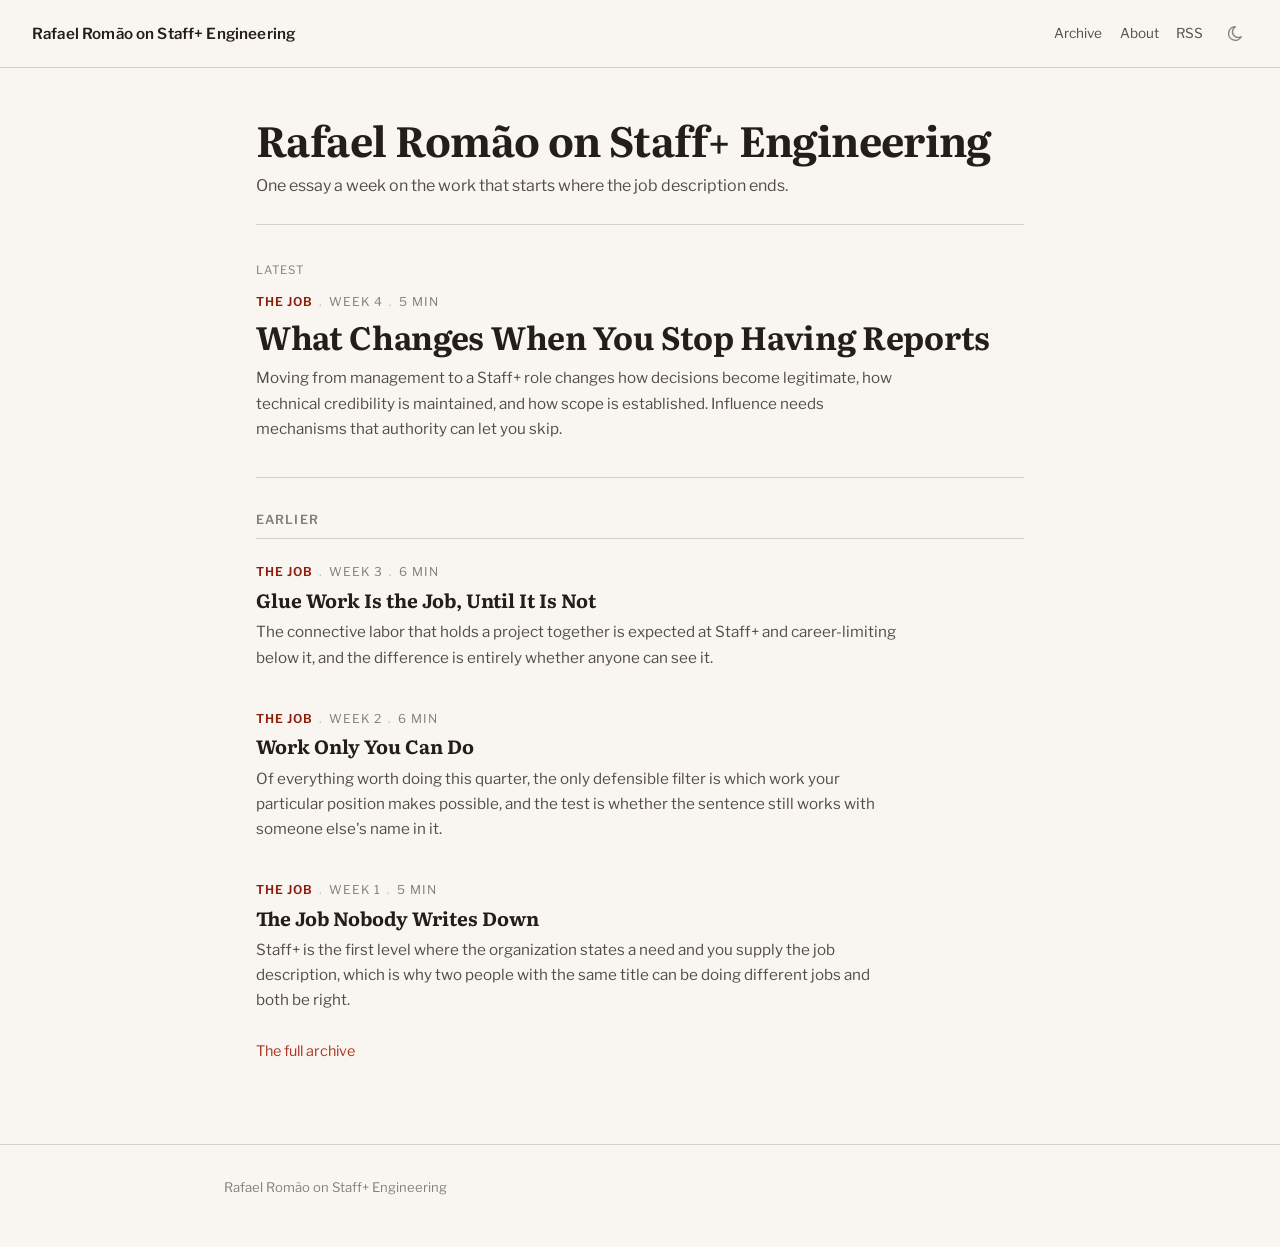
<file: blog/index.html>
<!doctype html>
<html lang="en">
<head>
<meta charset="utf-8">
<meta name="viewport" content="width=device-width, initial-scale=1, viewport-fit=cover">
<meta name="color-scheme" content="light dark">
<meta name="theme-color" content="#f9f7f2">
<title>Rafael Romão on Staff+ Engineering</title>
<meta name="description" content="One essay a week on the work that starts where the job description ends.">
<meta name="author" content="Rafael Romão">
<link rel="canonical" href="https://rafaelromao.github.io/blog/">
<meta property="og:type" content="website">
<meta property="og:site_name" content="Rafael Romão on Staff+ Engineering">
<meta property="og:title" content="Rafael Romão on Staff+ Engineering">
<meta property="og:description" content="One essay a week on the work that starts where the job description ends.">
<meta property="og:url" content="https://rafaelromao.github.io/blog/">
<meta name="twitter:card" content="summary_large_image">
<meta name="twitter:title" content="Rafael Romão on Staff+ Engineering">
<meta name="twitter:description" content="One essay a week on the work that starts where the job description ends.">
<link rel="alternate" type="application/rss+xml" title="Rafael Romão on Staff+ Engineering" href="https://rafaelromao.github.io/blog/rss.xml">
<link rel="icon" href="data:image/svg+xml,%3Csvg xmlns='http://www.w3.org/2000/svg' viewBox='0 0 32 32'%3E%3Crect width='32' height='32' rx='6' fill='%23a8452c'/%3E%3Ctext x='16' y='22' text-anchor='middle' font-family='Georgia,serif' font-size='18' fill='%23fbf7ef'%3ER%3C/text%3E%3C/svg%3E">
<link rel="preconnect" href="https://fonts.googleapis.com">
<link rel="preconnect" href="https://fonts.gstatic.com" crossorigin>
<link href="https://fonts.googleapis.com/css2?family=Literata:ital,opsz,wght@0,7..72,400..700;1,7..72,400..700&family=Libre+Franklin:wght@400;500;600&display=swap" rel="stylesheet">
<link rel="stylesheet" href="blog.css">
<script>
  (function () {
    try {
      var t = localStorage.getItem("kb-theme");
      if (t === "dark" || t === "light") document.documentElement.dataset.theme = t;
    } catch (e) {}
  })();
</script>
<script type="application/ld+json">{"@context": "https://schema.org", "@type": "Blog", "name": "Rafael Romão on Staff+ Engineering", "description": "One essay a week on the work that starts where the job description ends.", "url": "https://rafaelromao.github.io/blog/", "author": {"@type": "Person", "name": "Rafael Romão", "url": "https://www.linkedin.com/in/rafaelromao/"}}</script>
</head>
<body>
<a class="skip" href="#main">Skip to content</a>
<header class="masthead">
  <a class="masthead-title" href="./">Rafael Romão on Staff+ Engineering</a>
  <nav class="masthead-nav" aria-label="Sections">
    <a href="archive/">Archive</a>
    <a href="about/">About</a>
    <a href="https://rafaelromao.github.io/blog/rss.xml">RSS</a>
    <button class="theme-btn" id="theme-btn" type="button" aria-label="Switch theme">
      <svg viewBox="0 0 24 24" width="19" height="19" aria-hidden="true"><path d="M13 3.5a8.5 8.5 0 1 0 7.5 12.6A7 7 0 0 1 13 3.5z" stroke="currentColor" stroke-width="1.8" fill="none" stroke-linejoin="round"/></svg>
    </button>
  </nav>
</header>
<main id="main" tabindex="-1">
<section class="hero">
  <h1>Rafael Romão on Staff+ Engineering</h1>
  <p class="tagline">One essay a week on the work that starts where the job description ends.</p>
</section>
<section class="latest">
  <p class="eyebrow">Latest</p>
  <a class="latest-link" href="what-changes-when-you-stop-having-reports/">
    <p class="card-meta"><span class="track">The Job</span><span class="dot">.</span>Week 4<span class="dot">.</span>5 min</p>
    <h2>What Changes When You Stop Having Reports</h2>
    <p class="card-summary">Moving from management to a Staff+ role changes how decisions become legitimate, how technical credibility is maintained, and how scope is established. Influence needs mechanisms that authority can let you skip.</p>
  </a>
</section>
<section class="listing"><h2 class="listing-head">Earlier</h2><ul class="cards"><li class="card">
  <a class="card-link" href="glue-work-is-the-job-until-it-is-not/">
    <span class="card-meta"><span class="track">The Job</span><span class="dot">.</span>Week 3<span class="dot">.</span>6 min</span>
    <h2 class="card-title">Glue Work Is the Job, Until It Is Not</h2>
    <p class="card-summary">The connective labor that holds a project together is expected at Staff+ and career-limiting below it, and the difference is entirely whether anyone can see it.</p>
  </a>
</li><li class="card">
  <a class="card-link" href="work-only-you-can-do/">
    <span class="card-meta"><span class="track">The Job</span><span class="dot">.</span>Week 2<span class="dot">.</span>6 min</span>
    <h2 class="card-title">Work Only You Can Do</h2>
    <p class="card-summary">Of everything worth doing this quarter, the only defensible filter is which work your particular position makes possible, and the test is whether the sentence still works with someone else&#x27;s name in it.</p>
  </a>
</li><li class="card">
  <a class="card-link" href="the-job-nobody-writes-down/">
    <span class="card-meta"><span class="track">The Job</span><span class="dot">.</span>Week 1<span class="dot">.</span>5 min</span>
    <h2 class="card-title">The Job Nobody Writes Down</h2>
    <p class="card-summary">Staff+ is the first level where the organization states a need and you supply the job description, which is why two people with the same title can be doing different jobs and both be right.</p>
  </a>
</li></ul><p class="more"><a href="archive/">The full archive</a></p></section>
</main>
<footer class="site-foot">
  <p>Rafael Romão on Staff+ Engineering</p>
</footer>
<script>
  (function () {
    var btn = document.getElementById("theme-btn");
    if (!btn) return;
    btn.addEventListener("click", function () {
      var root = document.documentElement;
      var dark = root.dataset.theme
        ? root.dataset.theme === "dark"
        : matchMedia("(prefers-color-scheme: dark)").matches;
      root.dataset.theme = dark ? "light" : "dark";
      try { localStorage.setItem("kb-theme", root.dataset.theme); } catch (e) {}
    });
  })();
</script>
</body>
</html>
</file>
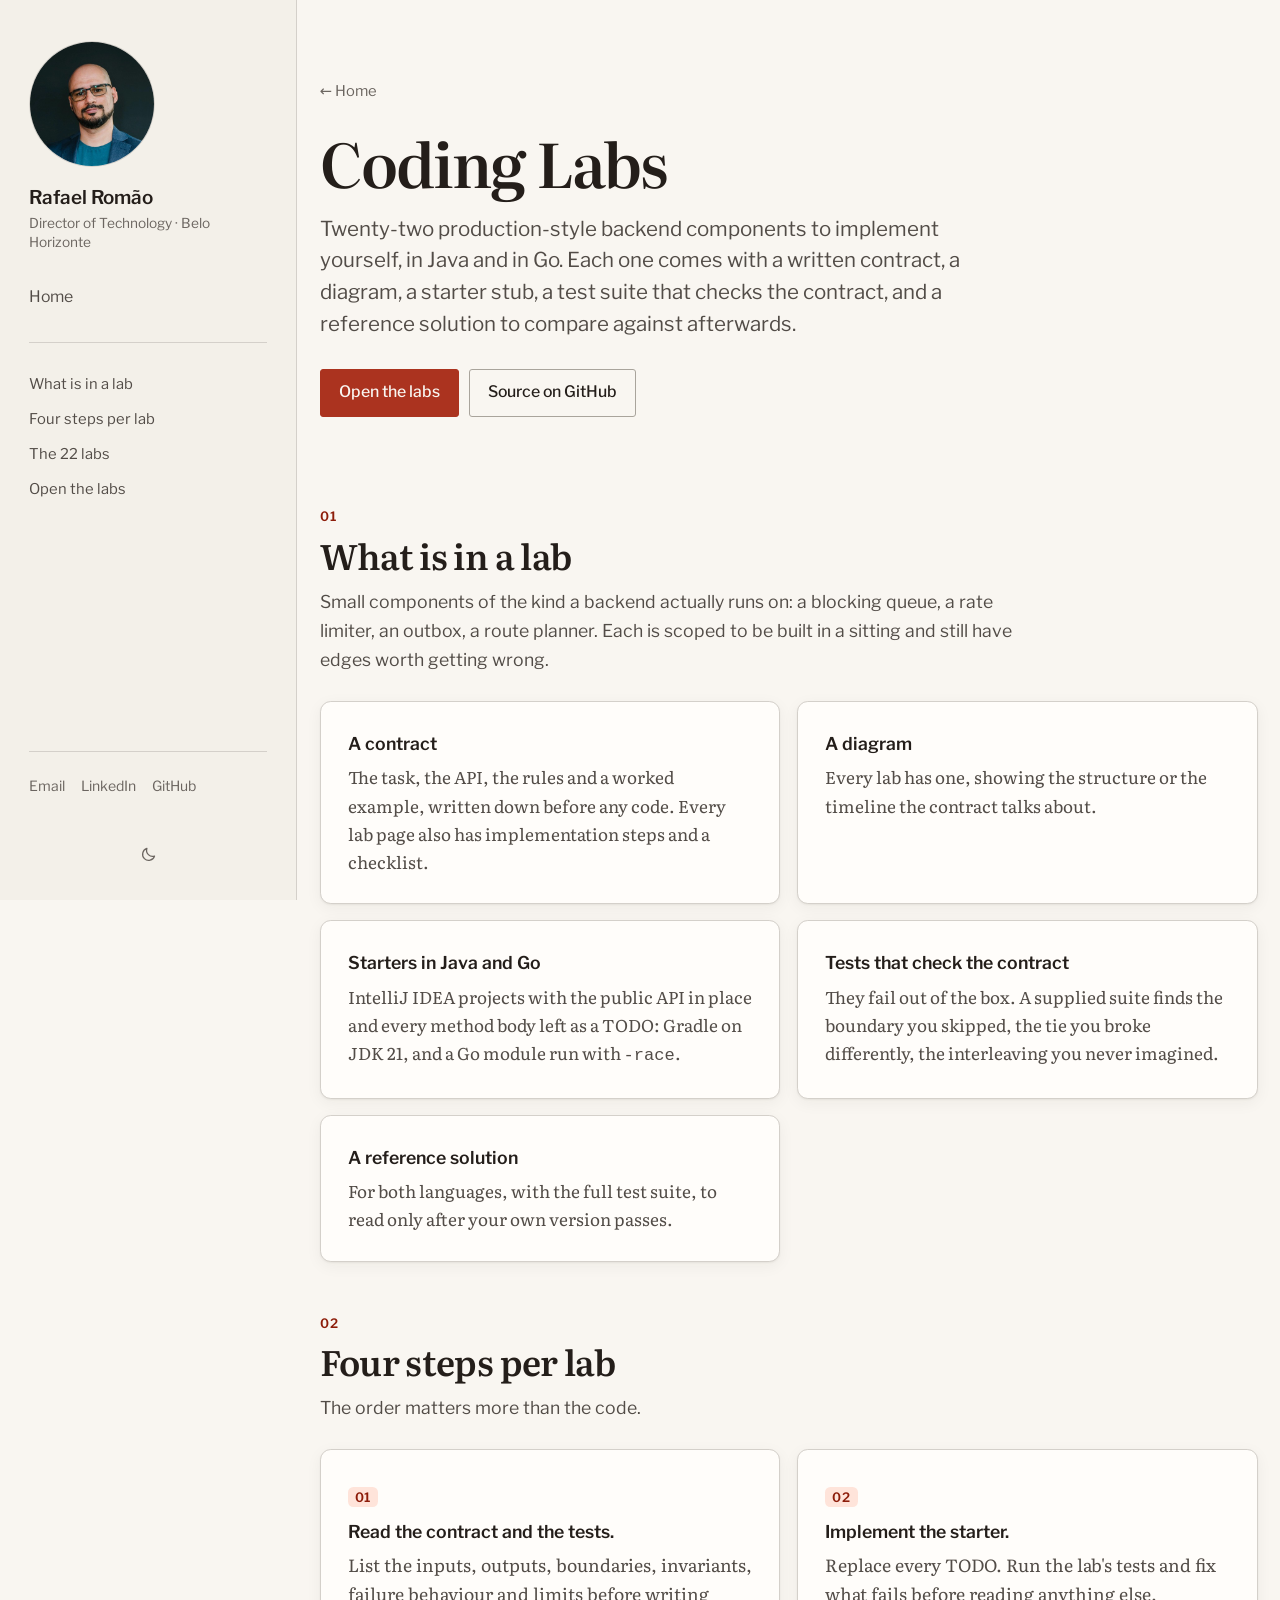
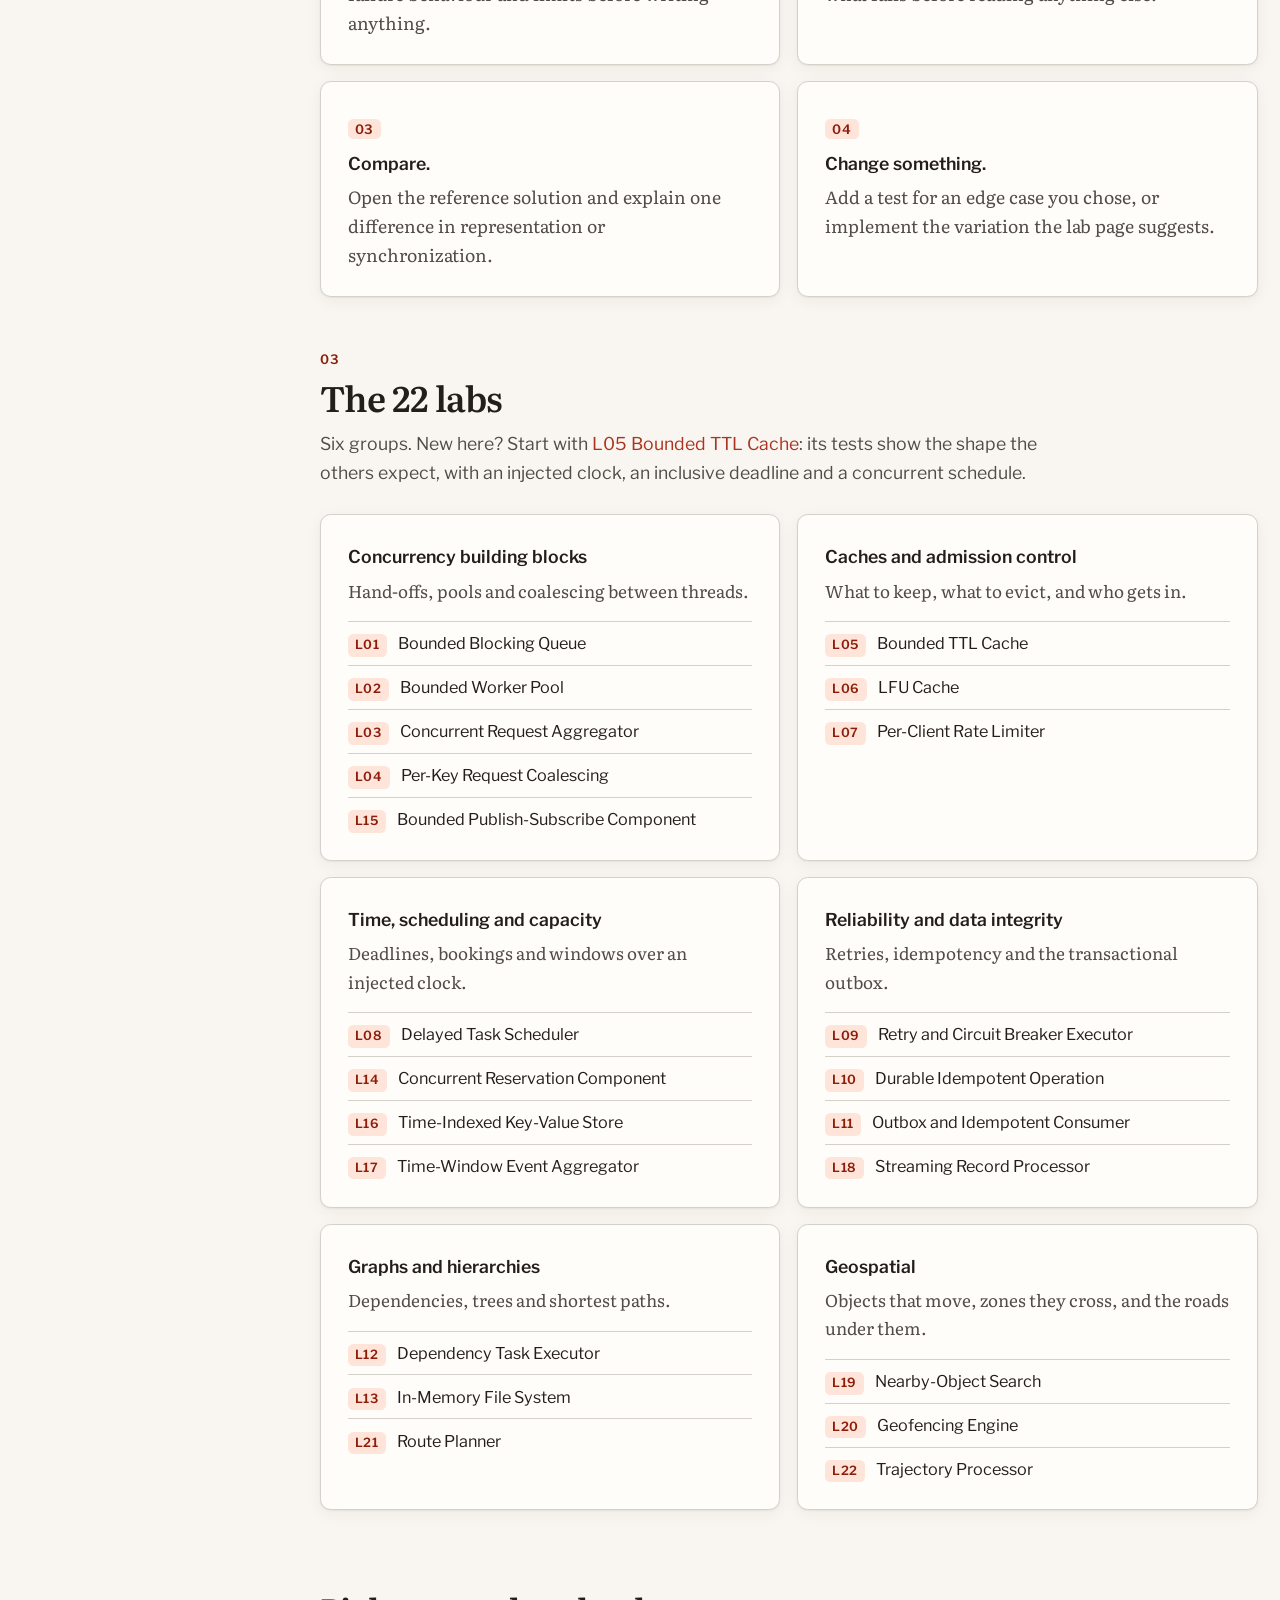
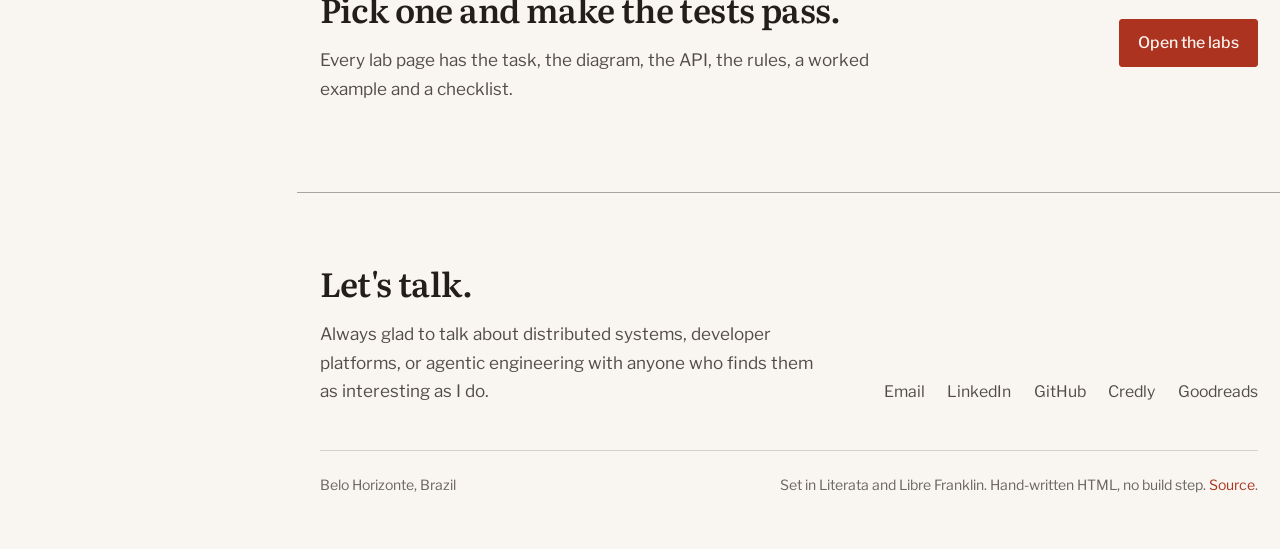
<file: coding-labs/index.html>
<!doctype html>
<html lang="en">
<head>
<meta charset="utf-8">
<meta name="viewport" content="width=device-width, initial-scale=1">
<title>Coding Labs — Rafael Romão</title>
<meta name="description" content="Twenty-two production-style backend components to implement yourself, in Java and in Go, each with a written contract, a diagram, a starter stub, a test suite and a reference solution.">
<meta name="author" content="Rafael Romão">
<link rel="canonical" href="https://rafaelromao.github.io/coding-labs/">

<meta property="og:type" content="article">
<meta property="og:title" content="Coding Labs — Rafael Romão">
<meta property="og:description" content="Twenty-two backend components to implement yourself, in Java and in Go, with tests that check the contract.">
<meta property="og:url" content="https://rafaelromao.github.io/coding-labs/">
<meta property="og:image" content="https://rafaelromao.github.io/img/rafael.jpg">
<meta name="twitter:card" content="summary">

<link rel="icon" href="../assets/favicon.svg" type="image/svg+xml">
<meta name="theme-color" content="#f9f7f2" media="(prefers-color-scheme: light)">
<meta name="theme-color" content="#1a1b26" media="(prefers-color-scheme: dark)">

<script>
  document.documentElement.classList.add('js');
  try {
    var t = localStorage.getItem('kb-theme');
    if (t === 'dark' || t === 'light') document.documentElement.setAttribute('data-theme', t);
  } catch (e) {}
</script>

<link rel="preconnect" href="https://fonts.googleapis.com">
<link rel="preconnect" href="https://fonts.gstatic.com" crossorigin>
<link rel="stylesheet" href="https://fonts.googleapis.com/css2?family=Libre+Franklin:wght@400;500;600&family=Literata:opsz,wght@7..72,400;7..72,600&display=swap">
<link rel="stylesheet" href="../assets/site.css">
</head>
<body>
<a class="skip" href="#main">Skip to content</a>

<header class="masthead">
  <a class="masthead-title" href="/">
    <img class="rail-portrait" src="../img/rafael.jpg" alt="" width="400" height="400" loading="eager" decoding="async">
    <span class="rail-name">Rafael Romão</span>
    <span class="rail-role">Director of Technology &middot; Belo Horizonte</span>
  </a>
  <div class="rail-scroll">
  <nav class="masthead-nav" aria-label="Sections">
    <a href="/">Home</a>
  </nav>
  <nav class="chapters-nav" aria-label="On this page">
    <a href="#inside">What is in a lab</a>
    <a href="#steps">Four steps per lab</a>
    <a href="#catalogue">The 22 labs</a>
    <a href="/labs/">Open the labs</a>
  </nav>
  </div>
  <div class="rail-foot">
    <ul class="rail-social">
      <li><a href="mailto:rafaelromao@gmail.com">Email</a></li>
      <li><a href="https://linkedin.com/in/rafaelromao" rel="me noopener">LinkedIn</a></li>
      <li><a href="https://github.com/rafaelromao" rel="me noopener">GitHub</a></li>
    </ul>
  </div>
  <button class="theme-btn" type="button" id="theme" aria-label="Switch between light and dark">
    <svg class="i-sun" width="17" height="17" viewBox="0 0 24 24" fill="none" stroke="currentColor" stroke-width="1.8" stroke-linecap="round" aria-hidden="true"><circle cx="12" cy="12" r="4.2"/><path d="M12 2.4v2.2M12 19.4v2.2M4.2 4.2l1.6 1.6M18.2 18.2l1.6 1.6M2.4 12h2.2M19.4 12h2.2M4.2 19.8l1.6-1.6M18.2 5.8l1.6-1.6"/></svg>
    <svg class="i-moon" width="17" height="17" viewBox="0 0 24 24" fill="none" stroke="currentColor" stroke-width="1.8" stroke-linecap="round" stroke-linejoin="round" aria-hidden="true"><path d="M20.5 14.3A8.6 8.6 0 0 1 9.7 3.5a8.6 8.6 0 1 0 10.8 10.8Z"/></svg>
  </button>
</header>

<main id="main">
  <section class="story-intro">
    <a class="back" href="/">&larr; Home</a>
    <h1>Coding Labs</h1>
    <p class="deck">Twenty-two production-style backend components to implement yourself, in Java and in Go. Each one comes with a written contract, a diagram, a starter stub, a test suite that checks the contract, and a reference solution to compare against afterwards.</p>
    <p class="actions intro-actions">
      <a class="btn btn-primary" href="/labs/">Open the labs</a>
      <a class="btn" href="https://github.com/rafaelromao/labs">Source on GitHub</a>
    </p>
  </section>

  <section class="band" id="inside">
    <div class="row">
      <p class="idx">01</p>
      <div>
        <h2 class="band-title">What is in a lab</h2>
        <p class="band-note">Small components of the kind a backend actually runs on: a blocking queue, a rate limiter, an outbox, a route planner. Each is scoped to be built in a sitting and still have edges worth getting wrong.</p>
      </div>
    </div>
    <ul class="tiles">
      <li class="reveal"><h3>A contract</h3><p>The task, the API, the rules and a worked example, written down before any code. Every lab page also has implementation steps and a checklist.</p></li>
      <li class="reveal"><h3>A diagram</h3><p>Every lab has one, showing the structure or the timeline the contract talks about.</p></li>
      <li class="reveal"><h3>Starters in Java and Go</h3><p>IntelliJ IDEA projects with the public API in place and every method body left as a TODO: Gradle on JDK 21, and a Go module run with <code>-race</code>.</p></li>
      <li class="reveal"><h3>Tests that check the contract</h3><p>They fail out of the box. A supplied suite finds the boundary you skipped, the tie you broke differently, the interleaving you never imagined.</p></li>
      <li class="reveal"><h3>A reference solution</h3><p>For both languages, with the full test suite, to read only after your own version passes.</p></li>
    </ul>
  </section>

  <section class="band" id="steps">
    <div class="row">
      <p class="idx">02</p>
      <div>
        <h2 class="band-title">Four steps per lab</h2>
        <p class="band-note">The order matters more than the code.</p>
      </div>
    </div>
    <ol class="method">
      <li><div class="rail reveal"><p class="num" aria-hidden="true"></p><div>
        <h3>Read the contract and the tests.</h3>
        <p>List the inputs, outputs, boundaries, invariants, failure behaviour and limits before writing anything.</p>
      </div></div></li>
      <li><div class="rail reveal"><p class="num" aria-hidden="true"></p><div>
        <h3>Implement the starter.</h3>
        <p>Replace every TODO. Run the lab's tests and fix what fails before reading anything else.</p>
      </div></div></li>
      <li><div class="rail reveal"><p class="num" aria-hidden="true"></p><div>
        <h3>Compare.</h3>
        <p>Open the reference solution and explain one difference in representation or synchronization.</p>
      </div></div></li>
      <li><div class="rail reveal"><p class="num" aria-hidden="true"></p><div>
        <h3>Change something.</h3>
        <p>Add a test for an edge case you chose, or implement the variation the lab page suggests.</p>
      </div></div></li>
    </ol>
  </section>

  <section class="band" id="catalogue">
    <div class="row">
      <p class="idx">03</p>
      <div>
        <h2 class="band-title">The 22 labs</h2>
        <p class="band-note">Six groups. New here? Start with <a href="/labs/lab/l05-ttlcache.html">L05 Bounded TTL Cache</a>: its tests show the shape the others expect, with an injected clock, an inclusive deadline and a concurrent schedule.</p>
      </div>
    </div>
    <ul class="tiles">
      <li class="reveal">
        <h3>Concurrency building blocks</h3>
        <p>Hand-offs, pools and coalescing between threads.</p>
        <ul class="lab-list">
            <li><span class="lab-id nums">L01</span><a href="/labs/lab/l01-blockingqueue.html">Bounded Blocking Queue</a></li>
            <li><span class="lab-id nums">L02</span><a href="/labs/lab/l02-workerpool.html">Bounded Worker Pool</a></li>
            <li><span class="lab-id nums">L03</span><a href="/labs/lab/l03-fanout.html">Concurrent Request Aggregator</a></li>
            <li><span class="lab-id nums">L04</span><a href="/labs/lab/l04-singleflight.html">Per-Key Request Coalescing</a></li>
            <li><span class="lab-id nums">L15</span><a href="/labs/lab/l15-pubsub.html">Bounded Publish-Subscribe Component</a></li>
        </ul>
      </li>
      <li class="reveal">
        <h3>Caches and admission control</h3>
        <p>What to keep, what to evict, and who gets in.</p>
        <ul class="lab-list">
            <li><span class="lab-id nums">L05</span><a href="/labs/lab/l05-ttlcache.html">Bounded TTL Cache</a></li>
            <li><span class="lab-id nums">L06</span><a href="/labs/lab/l06-lfucache.html">LFU Cache</a></li>
            <li><span class="lab-id nums">L07</span><a href="/labs/lab/l07-ratelimiter.html">Per-Client Rate Limiter</a></li>
        </ul>
      </li>
      <li class="reveal">
        <h3>Time, scheduling and capacity</h3>
        <p>Deadlines, bookings and windows over an injected clock.</p>
        <ul class="lab-list">
            <li><span class="lab-id nums">L08</span><a href="/labs/lab/l08-scheduler.html">Delayed Task Scheduler</a></li>
            <li><span class="lab-id nums">L14</span><a href="/labs/lab/l14-reservation.html">Concurrent Reservation Component</a></li>
            <li><span class="lab-id nums">L16</span><a href="/labs/lab/l16-temporalstore.html">Time-Indexed Key-Value Store</a></li>
            <li><span class="lab-id nums">L17</span><a href="/labs/lab/l17-windowmetrics.html">Time-Window Event Aggregator</a></li>
        </ul>
      </li>
      <li class="reveal">
        <h3>Reliability and data integrity</h3>
        <p>Retries, idempotency and the transactional outbox.</p>
        <ul class="lab-list">
            <li><span class="lab-id nums">L09</span><a href="/labs/lab/l09-resilience.html">Retry and Circuit Breaker Executor</a></li>
            <li><span class="lab-id nums">L10</span><a href="/labs/lab/l10-idempotency.html">Durable Idempotent Operation</a></li>
            <li><span class="lab-id nums">L11</span><a href="/labs/lab/l11-outbox.html">Outbox and Idempotent Consumer</a></li>
            <li><span class="lab-id nums">L18</span><a href="/labs/lab/l18-streamio.html">Streaming Record Processor</a></li>
        </ul>
      </li>
      <li class="reveal">
        <h3>Graphs and hierarchies</h3>
        <p>Dependencies, trees and shortest paths.</p>
        <ul class="lab-list">
            <li><span class="lab-id nums">L12</span><a href="/labs/lab/l12-dag.html">Dependency Task Executor</a></li>
            <li><span class="lab-id nums">L13</span><a href="/labs/lab/l13-filesystem.html">In-Memory File System</a></li>
            <li><span class="lab-id nums">L21</span><a href="/labs/lab/l21-routing.html">Route Planner</a></li>
        </ul>
      </li>
      <li class="reveal">
        <h3>Geospatial</h3>
        <p>Objects that move, zones they cross, and the roads under them.</p>
        <ul class="lab-list">
            <li><span class="lab-id nums">L19</span><a href="/labs/lab/l19-nearby.html">Nearby-Object Search</a></li>
            <li><span class="lab-id nums">L20</span><a href="/labs/lab/l20-geofence.html">Geofencing Engine</a></li>
            <li><span class="lab-id nums">L22</span><a href="/labs/lab/l22-trajectory.html">Trajectory Processor</a></li>
        </ul>
      </li>
    </ul>
  </section>

  <section class="story-end">
    <div>
      <h2>Pick one and make the tests pass.</h2>
      <p>Every lab page has the task, the diagram, the API, the rules, a worked example and a checklist.</p>
    </div>
    <p class="actions">
      <a class="btn btn-primary" href="/labs/">Open the labs</a>
    </p>
  </section>
</main>

<footer class="site-foot">
  <div class="foot-inner">
    <div>
      <h2>Let's talk.</h2>
      <p>Always glad to talk about distributed systems, developer platforms, or agentic engineering with anyone who finds them as interesting as I do.</p>
    </div>
    <ul class="foot-links">
      <li><a href="mailto:rafaelromao@gmail.com">Email</a></li>
      <li><a href="https://linkedin.com/in/rafaelromao" rel="me noopener">LinkedIn</a></li>
      <li><a href="https://github.com/rafaelromao" rel="me noopener">GitHub</a></li>
      <li><a href="https://www.credly.com/users/rafael-romao" rel="noopener">Credly</a></li>
      <li><a href="https://goodreads.com/rafaelromao" rel="me noopener">Goodreads</a></li>
    </ul>
  </div>
  <div class="colophon">
    <p>Belo Horizonte, Brazil</p>
    <p>Set in Literata and Libre Franklin. Hand-written HTML, no build step. <a href="https://github.com/rafaelromao/rafaelromao.github.io">Source</a>.</p>
  </div>
</footer>

<script src="../assets/site.js" defer></script>
</body>
</html>
</file>
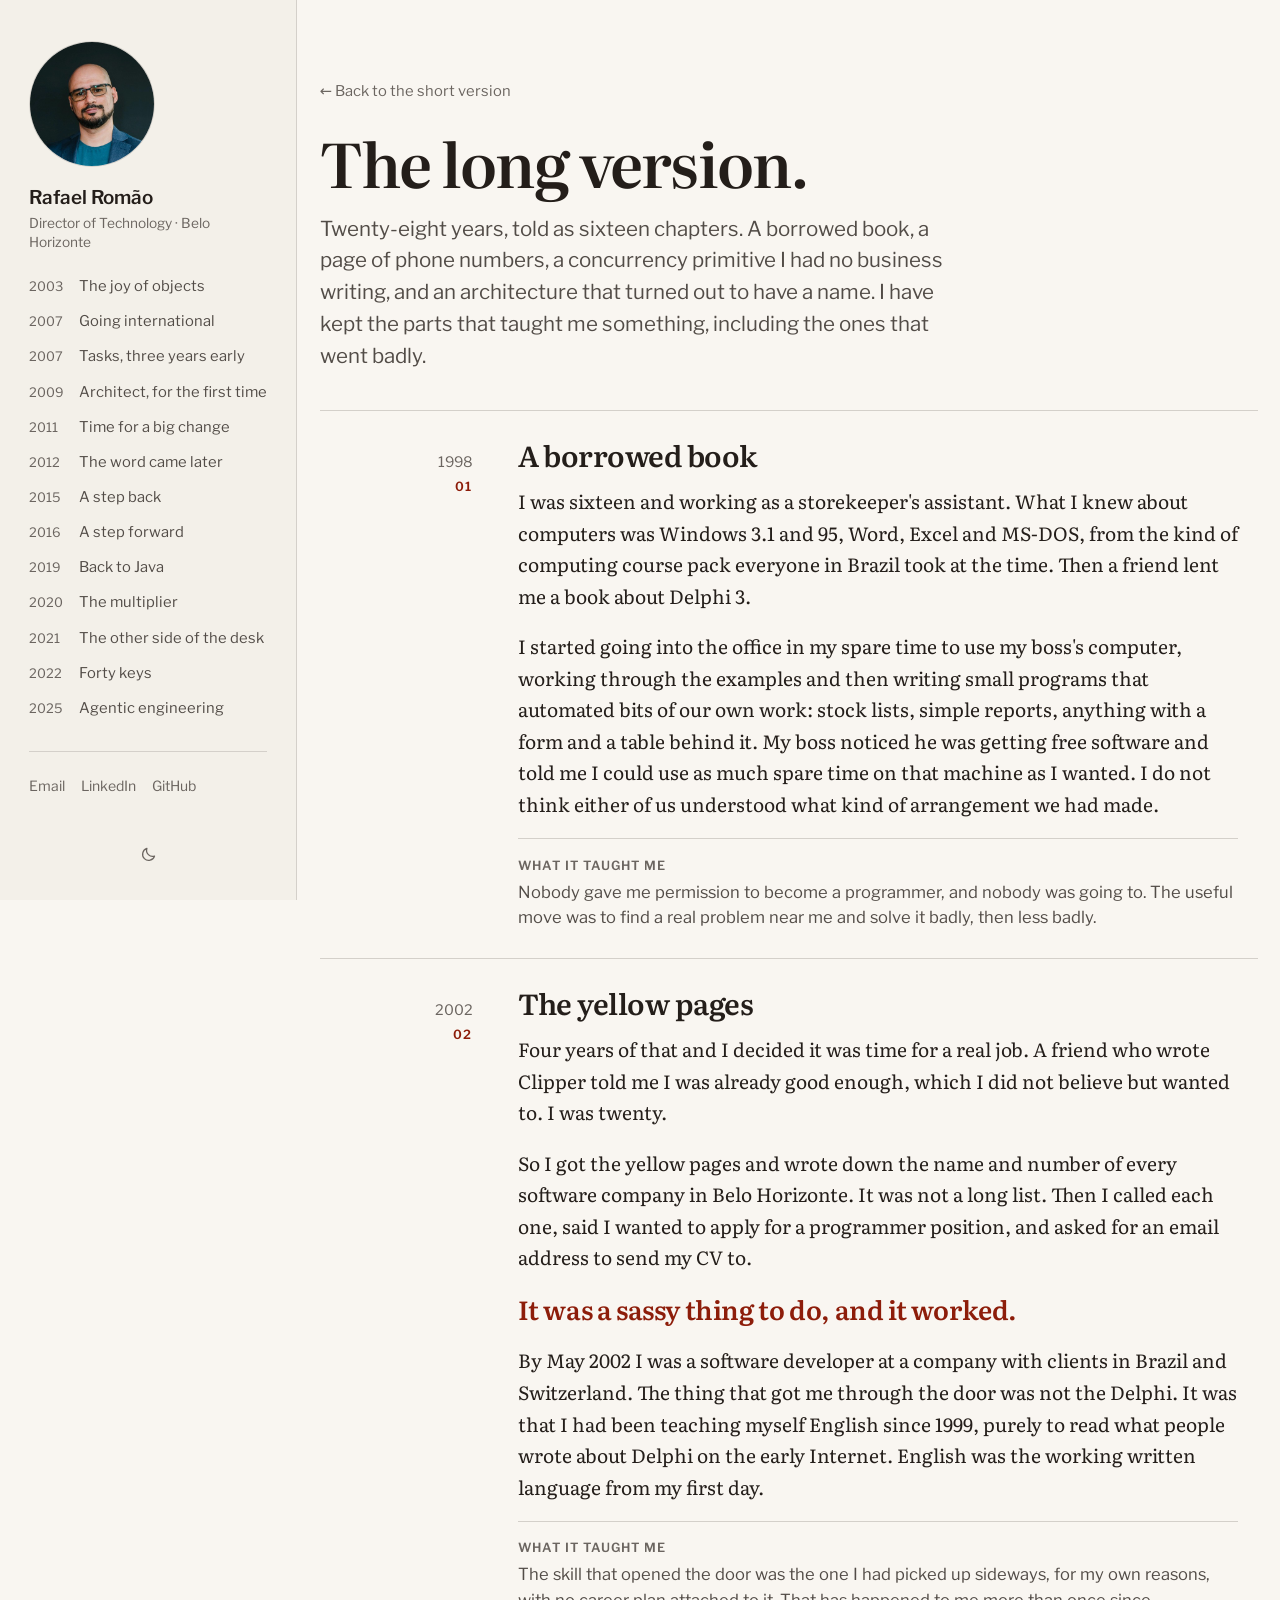
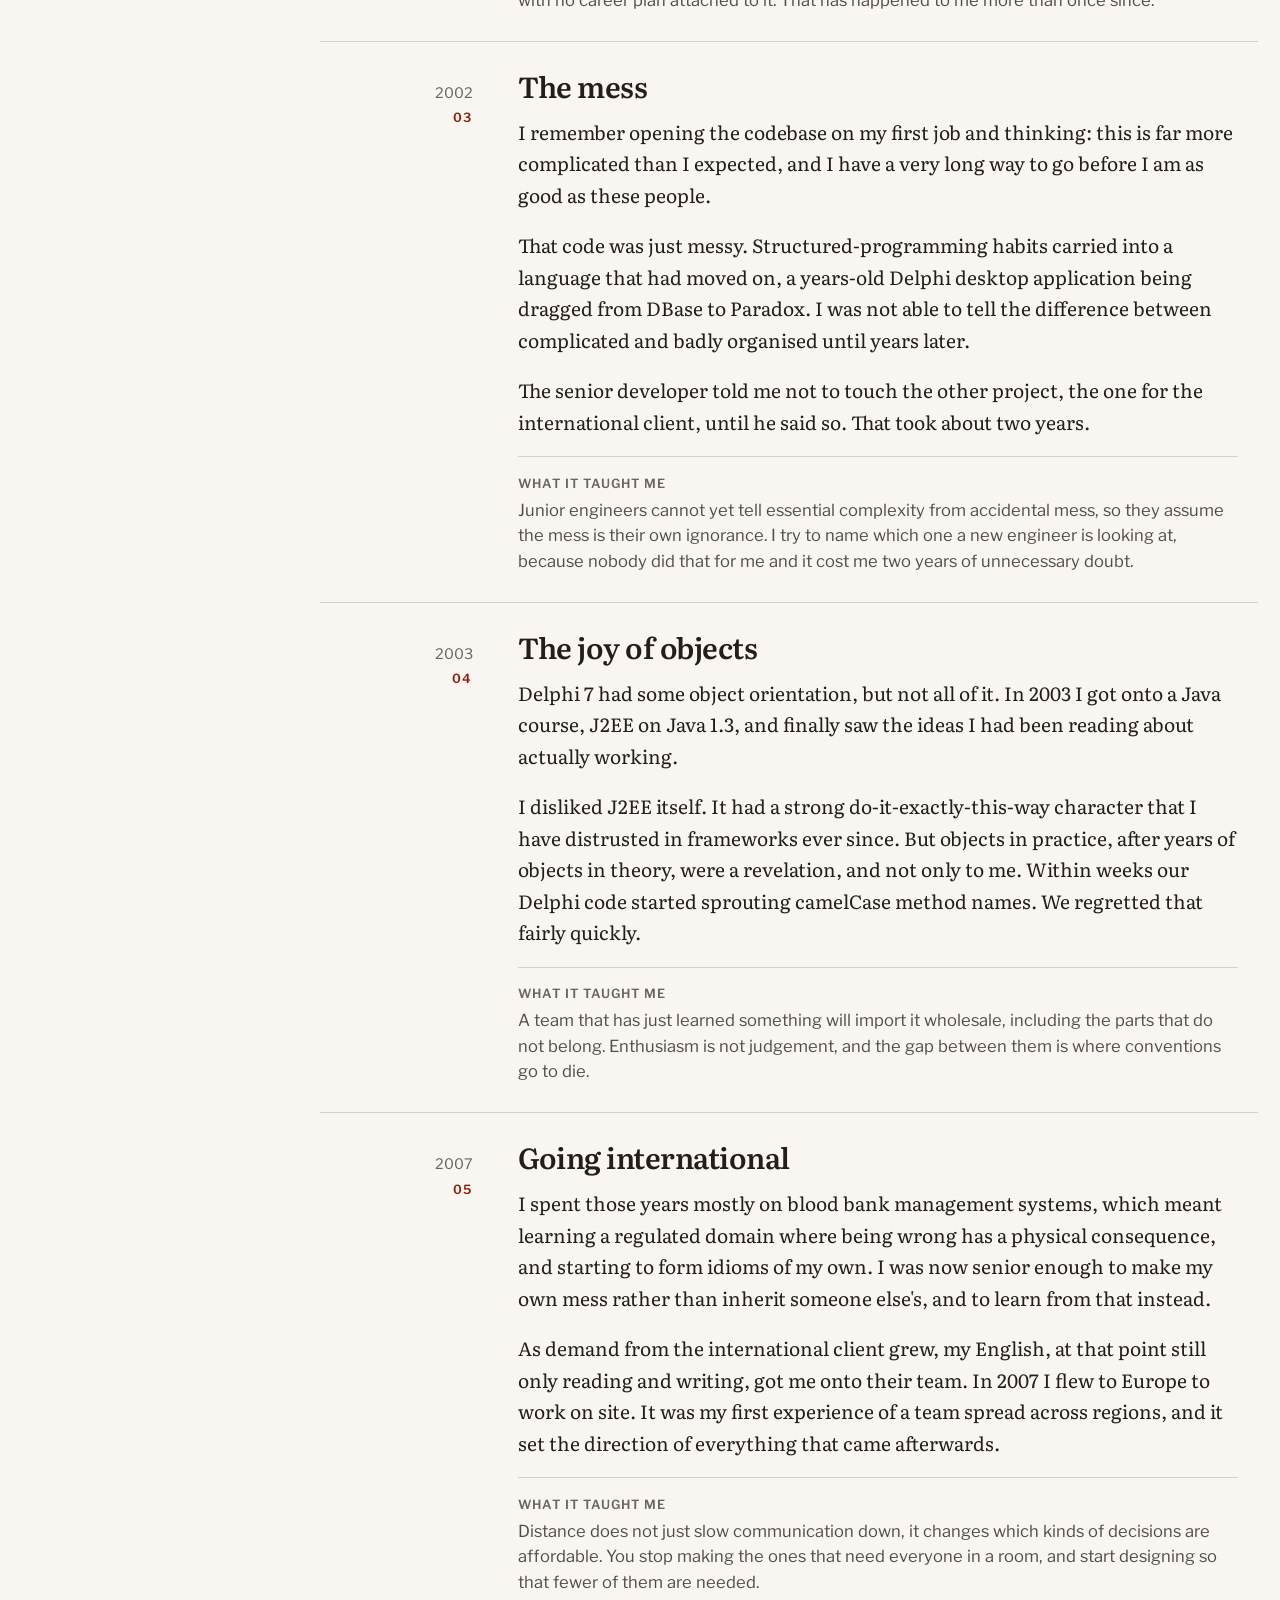
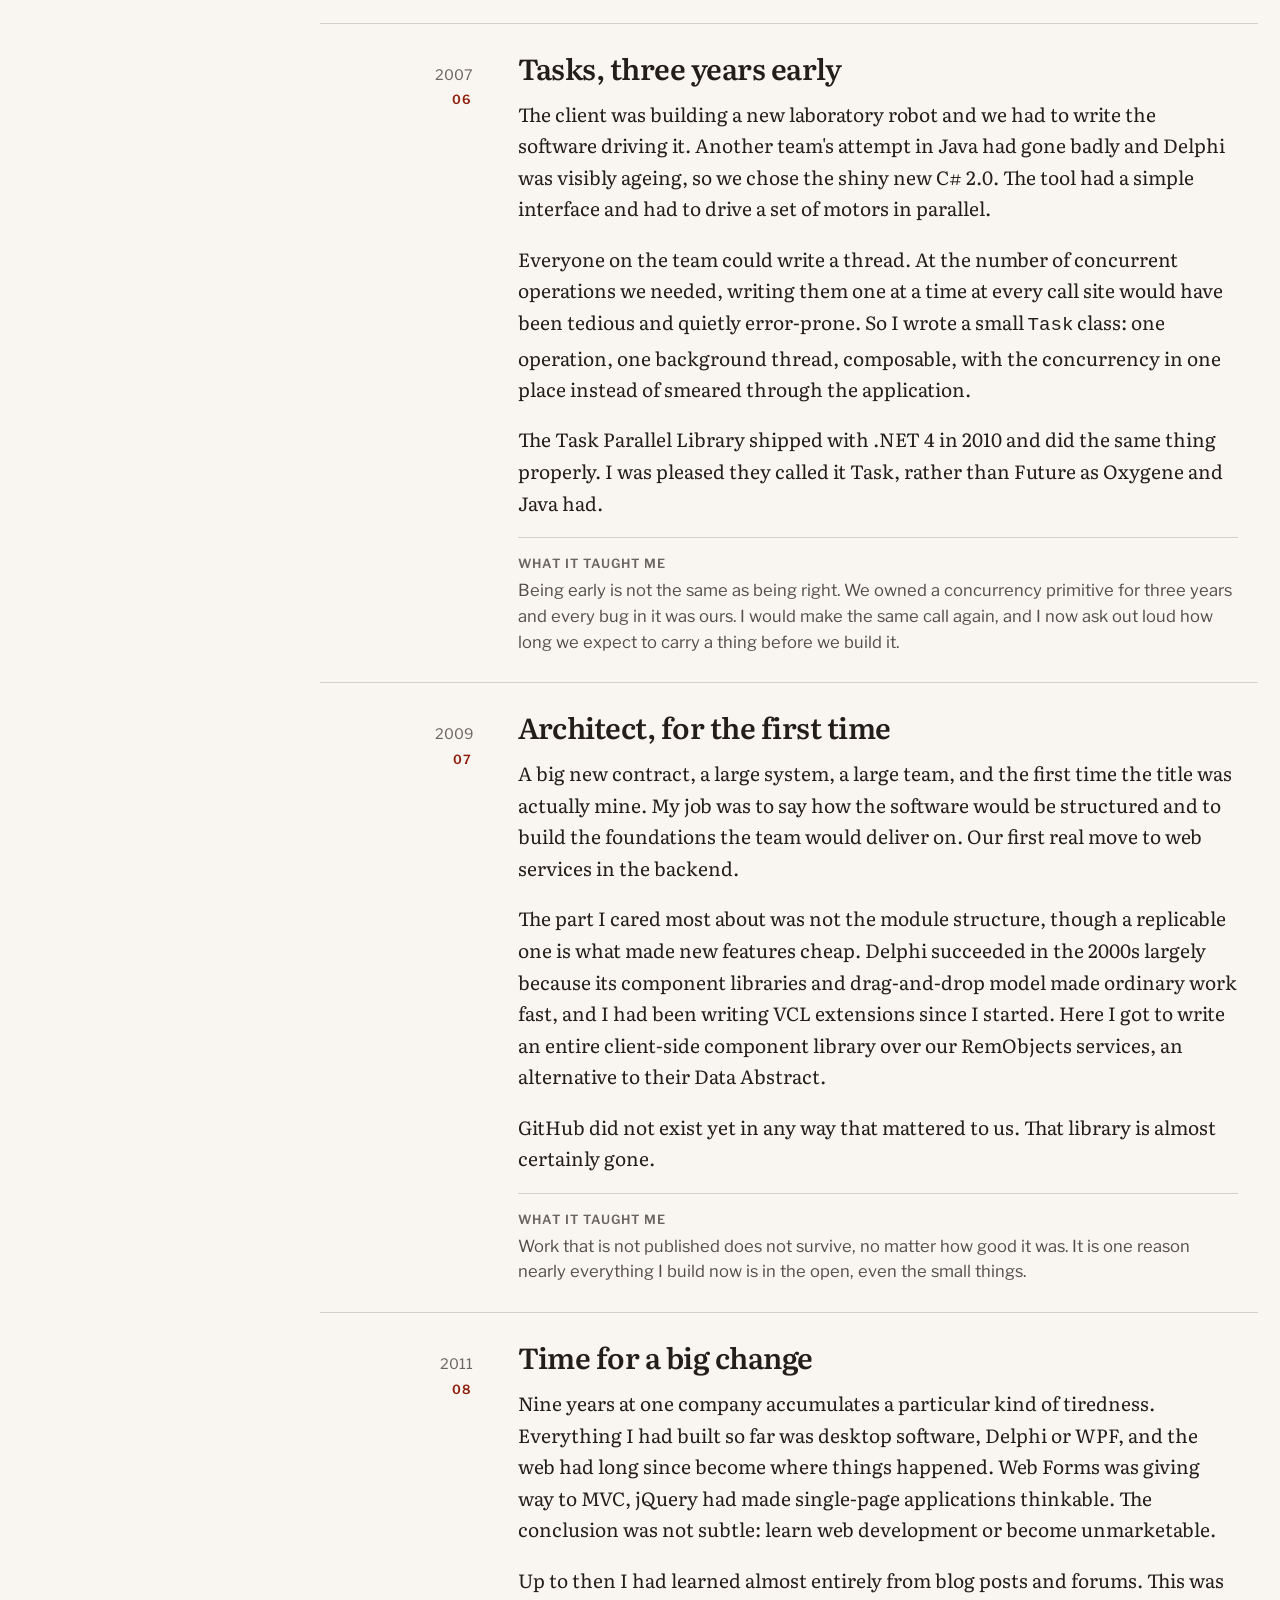
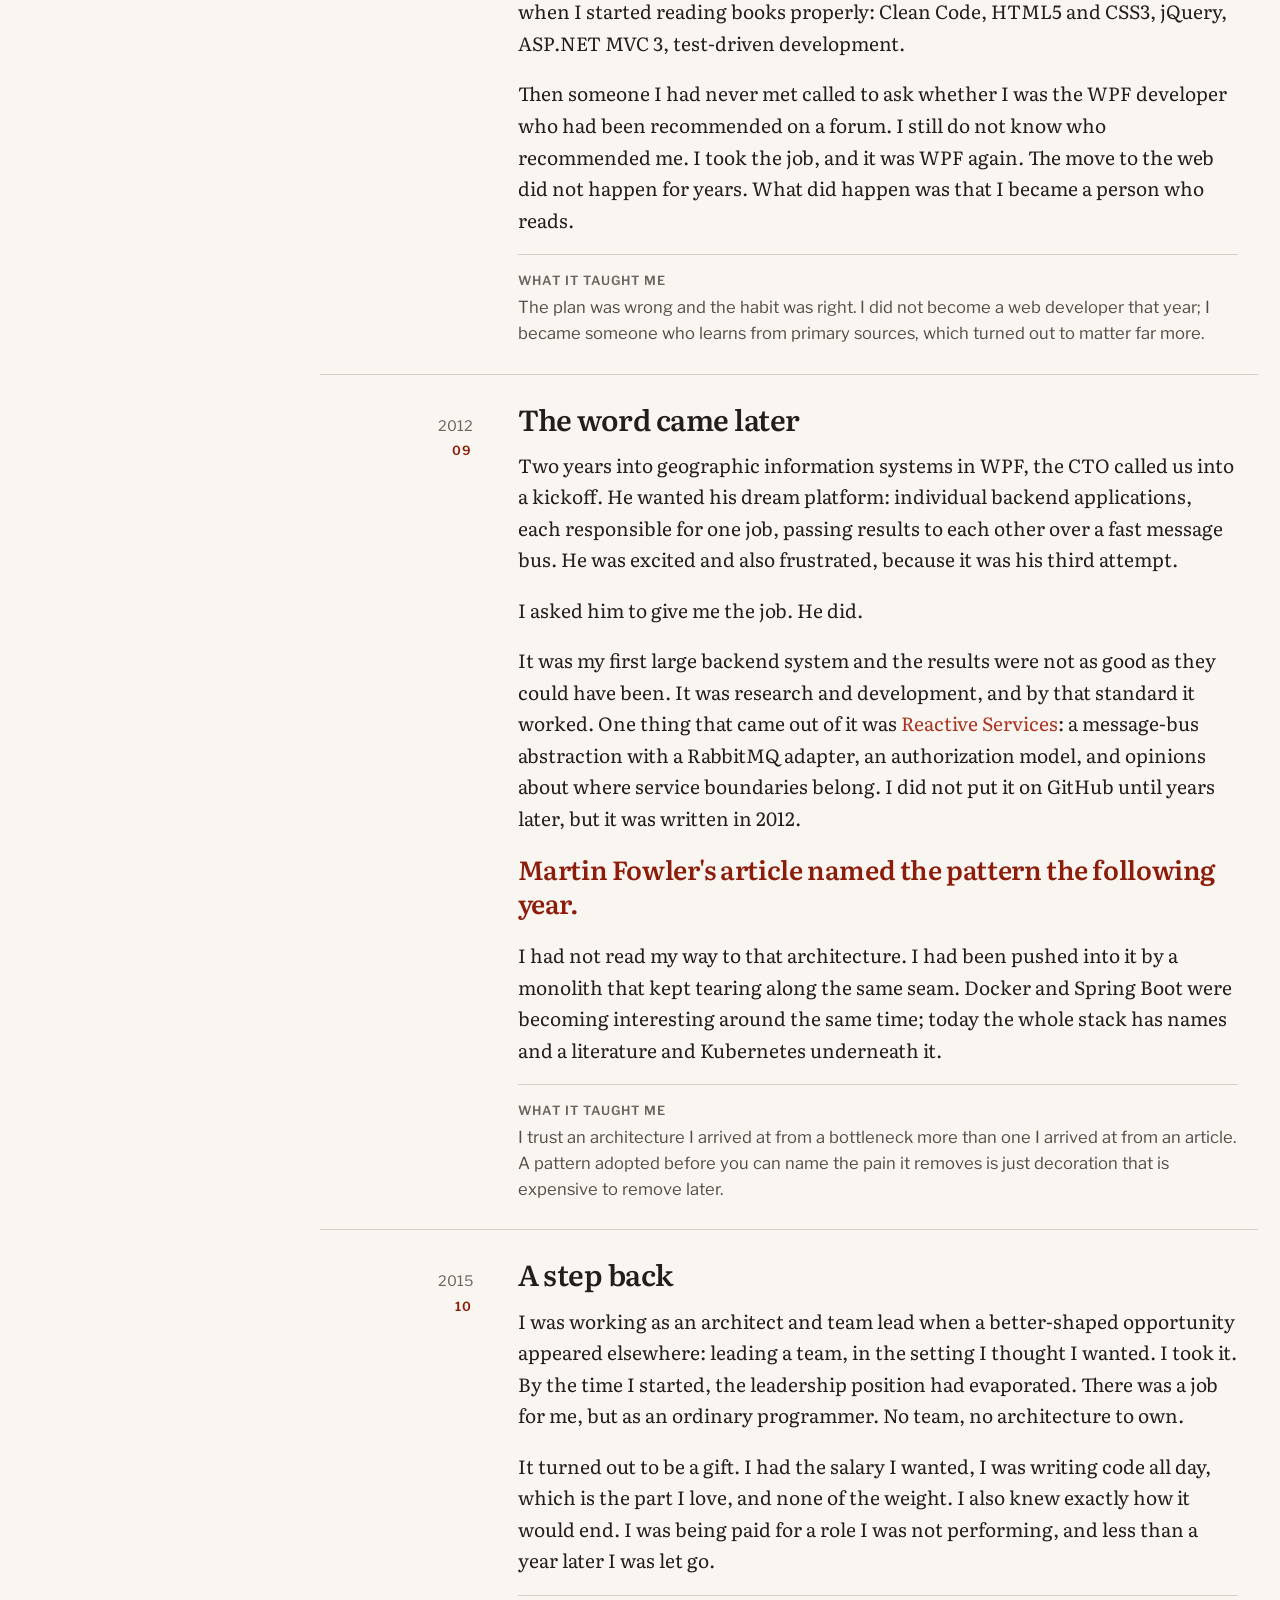
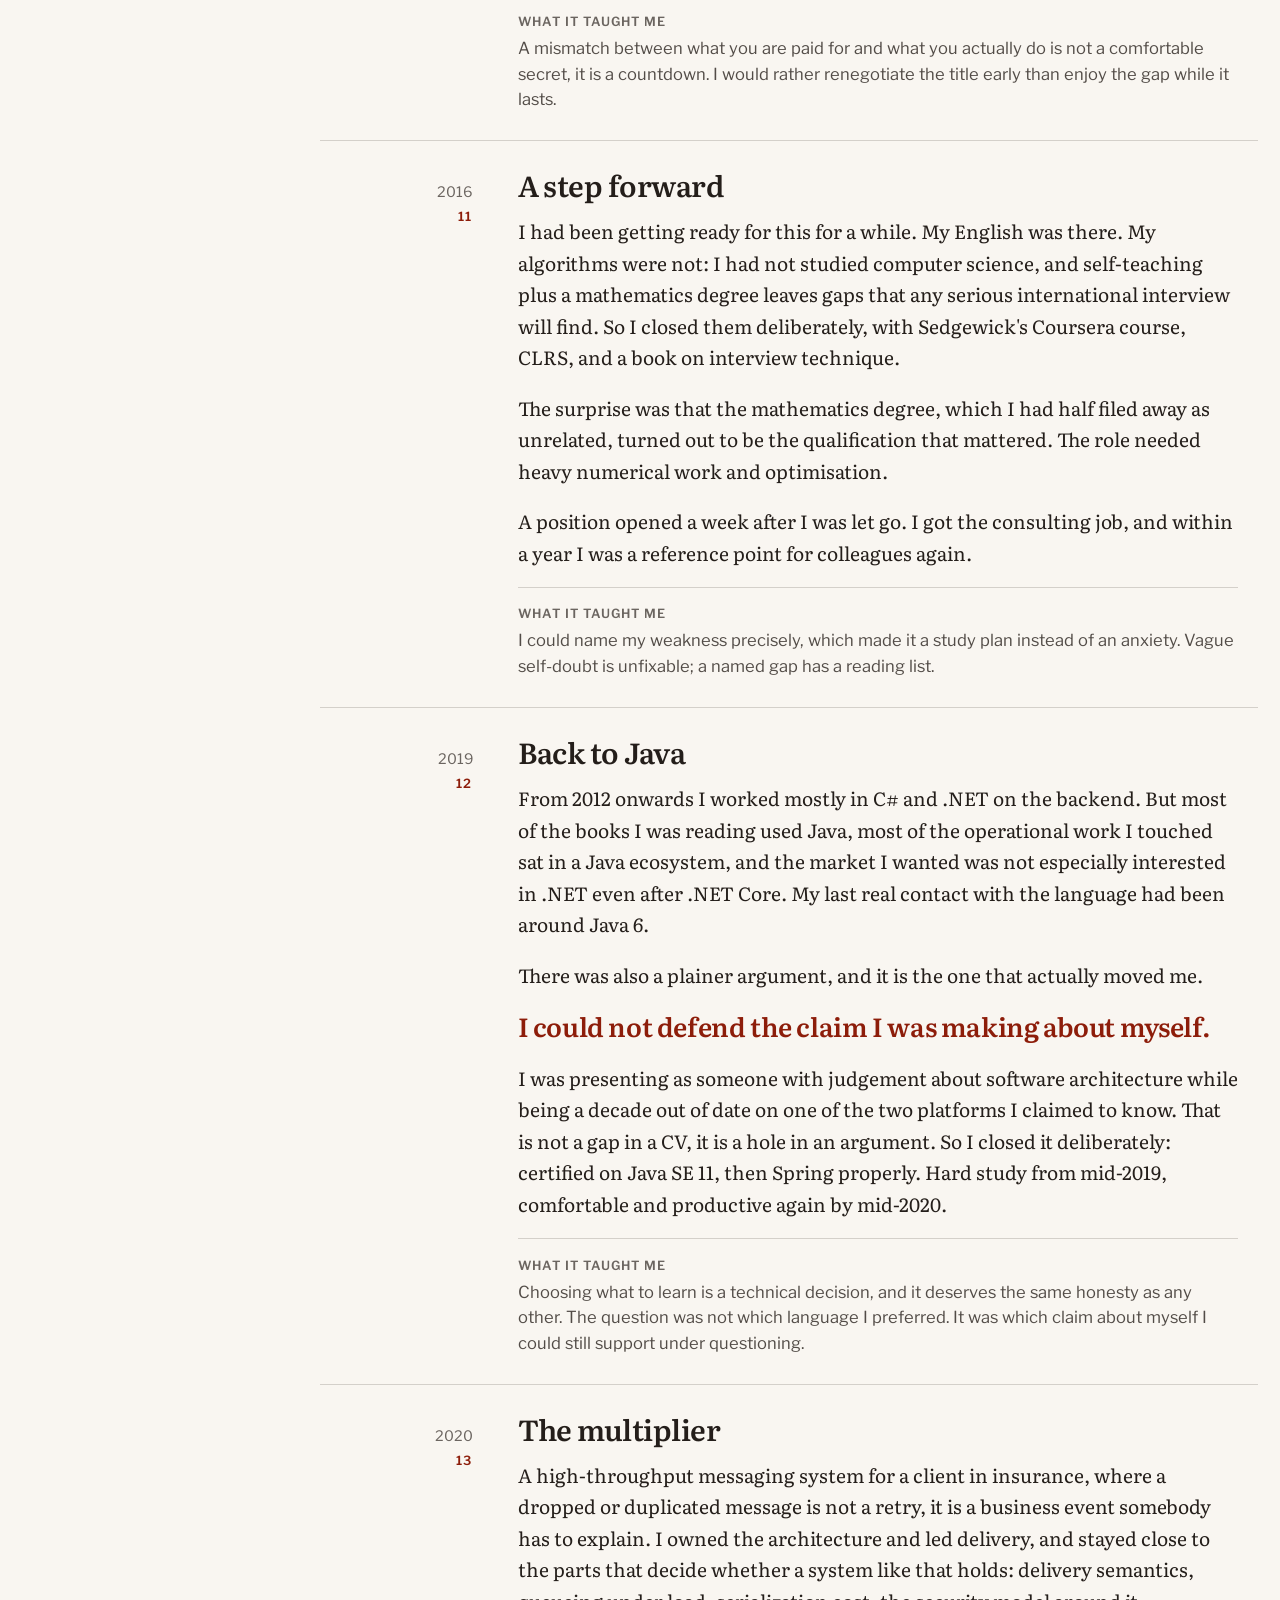
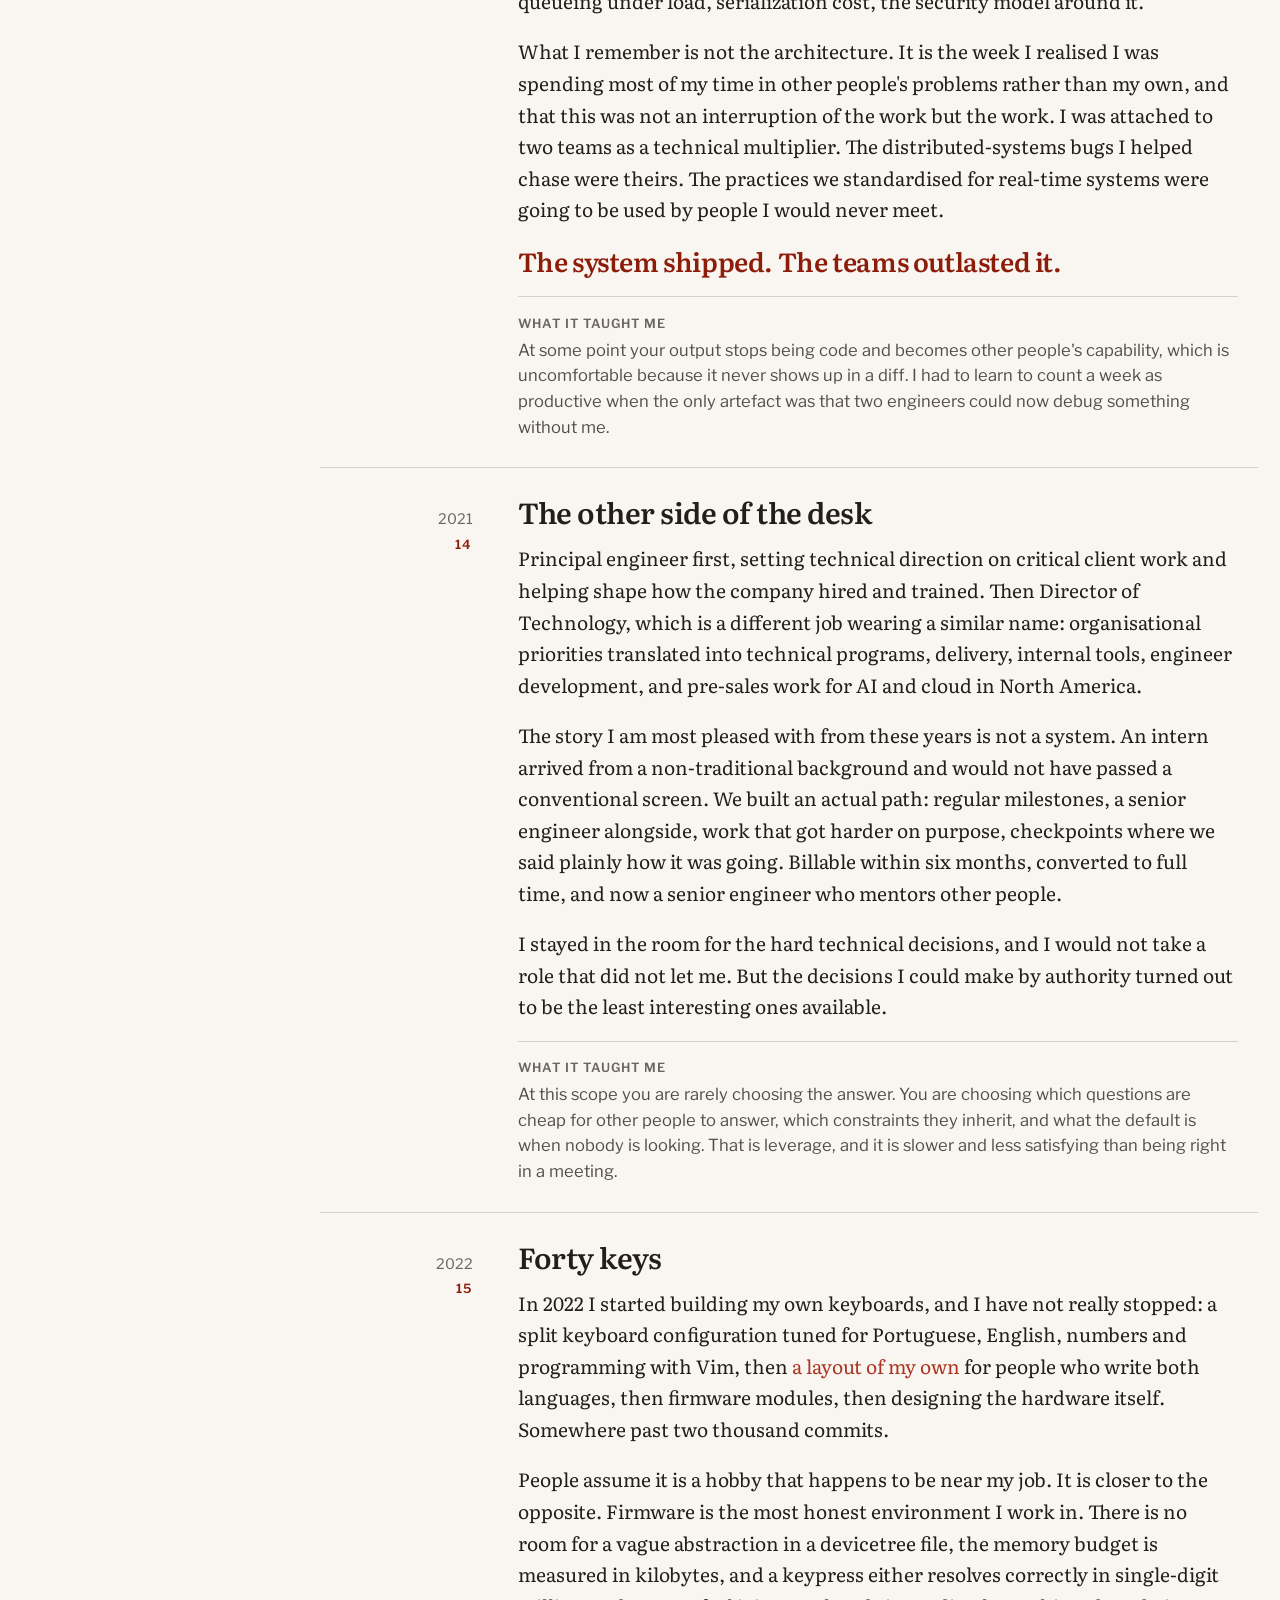
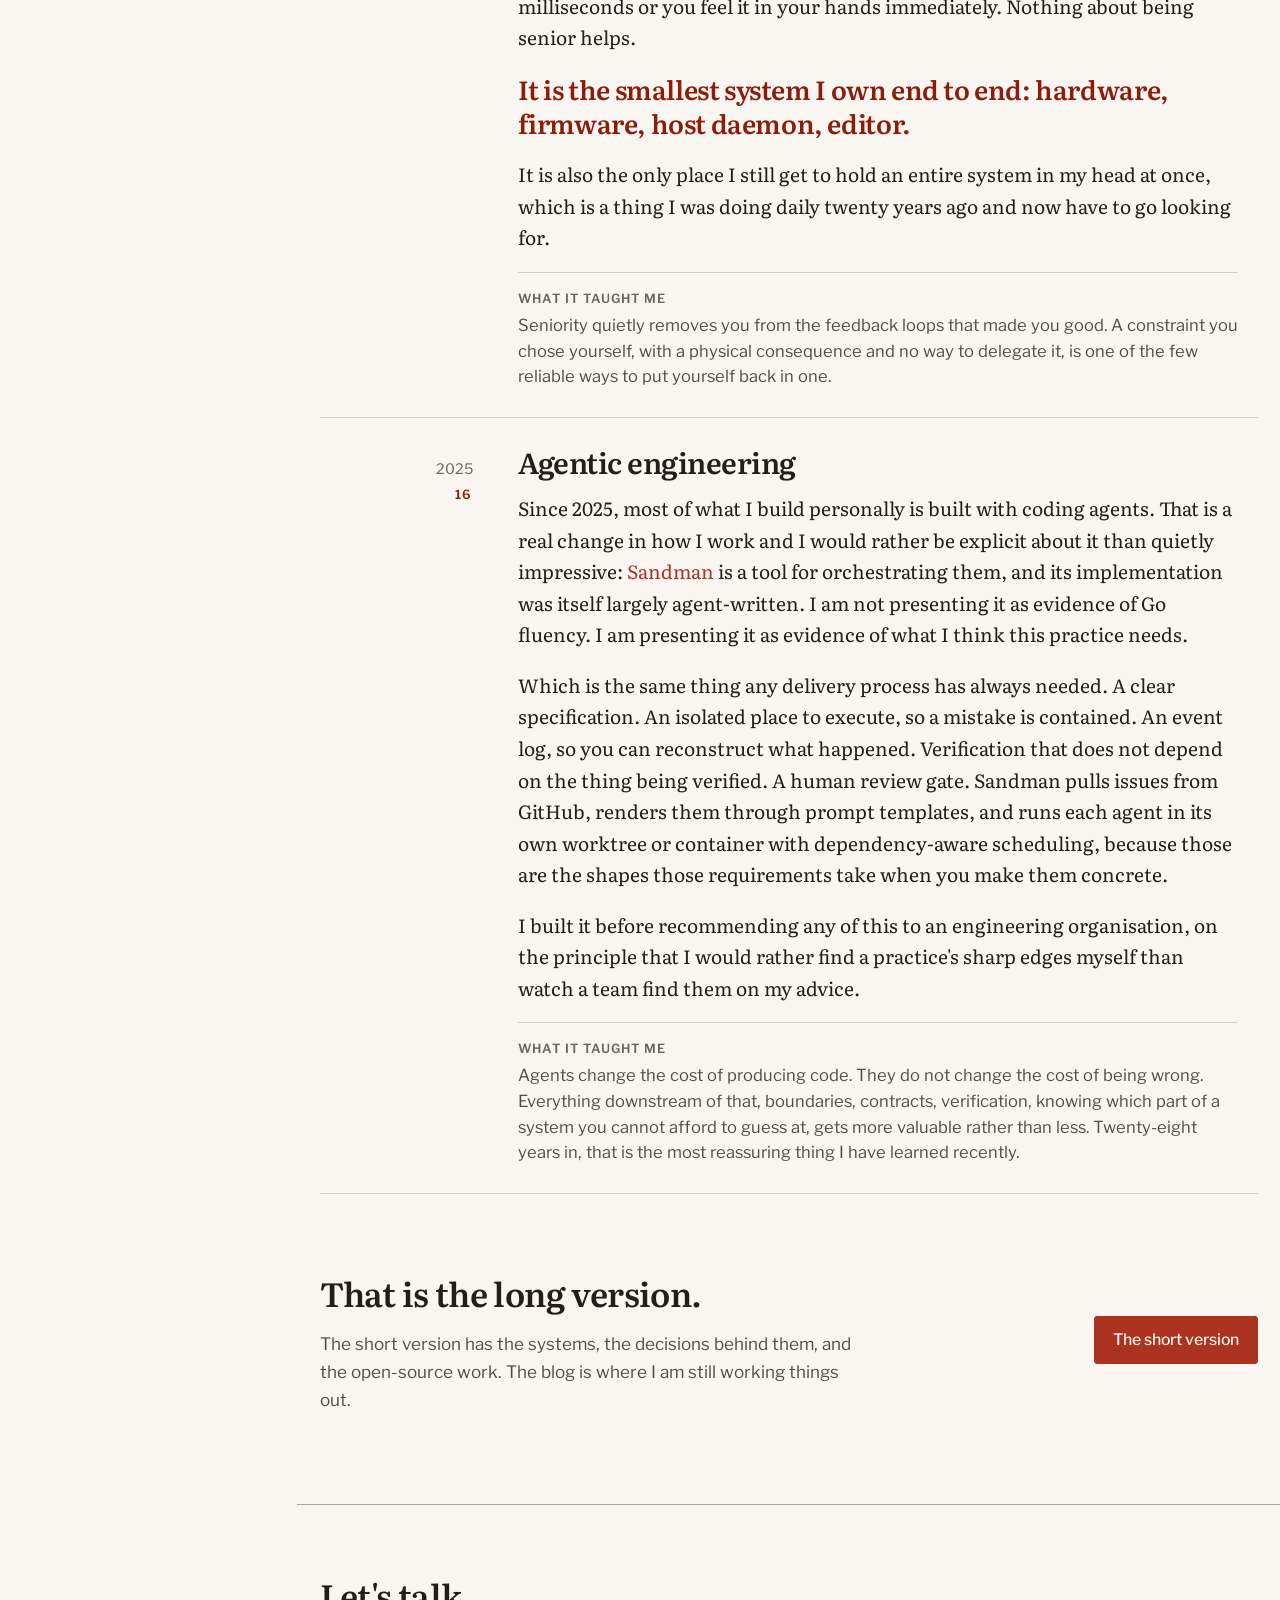
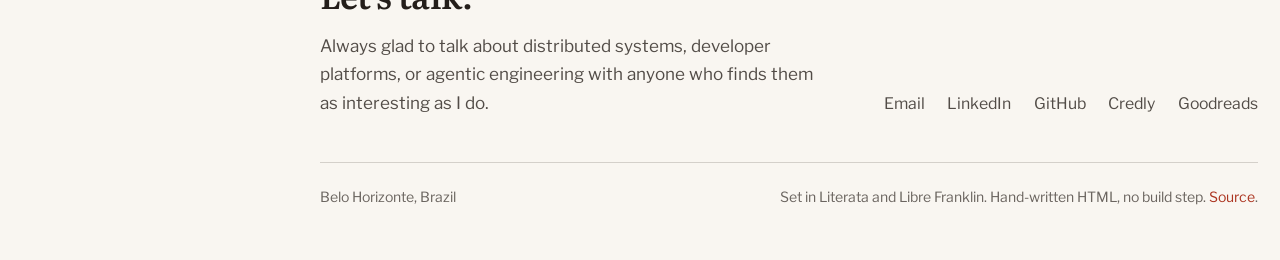
<file: story/index.html>
<!doctype html>
<html lang="en">
<head>
<meta charset="utf-8">
<meta name="viewport" content="width=device-width, initial-scale=1">
<title>The long version — Rafael Romão</title>
<meta name="description" content="Twenty-eight years of writing software, told as sixteen chapters: a borrowed Delphi book, the yellow pages, a Task class three years before the Task Parallel Library, and a message bus that had a name before I knew it.">
<meta name="author" content="Rafael Romão">
<link rel="canonical" href="https://rafaelromao.github.io/story/">

<meta property="og:type" content="article">
<meta property="og:title" content="The long version — Rafael Romão">
<meta property="og:description" content="Twenty-eight years of writing software, told as sixteen chapters.">
<meta property="og:url" content="https://rafaelromao.github.io/story/">
<meta property="og:image" content="https://rafaelromao.github.io/img/rafael.jpg">
<meta name="twitter:card" content="summary">

<link rel="icon" href="../assets/favicon.svg" type="image/svg+xml">
<meta name="theme-color" content="#f9f7f2" media="(prefers-color-scheme: light)">
<meta name="theme-color" content="#1a1b26" media="(prefers-color-scheme: dark)">

<script>
  document.documentElement.classList.add('js');
  try {
    var t = localStorage.getItem('kb-theme');
    if (t === 'dark' || t === 'light') document.documentElement.setAttribute('data-theme', t);
  } catch (e) {}
</script>

<link rel="preconnect" href="https://fonts.googleapis.com">
<link rel="preconnect" href="https://fonts.gstatic.com" crossorigin>
<link rel="stylesheet" href="https://fonts.googleapis.com/css2?family=Libre+Franklin:wght@400;500;600&family=Literata:opsz,wght@7..72,400;7..72,600&display=swap">
<link rel="stylesheet" href="../assets/site.css">
</head>
<body>
<a class="skip" href="#main">Skip to content</a>

<header class="masthead">
  <a class="masthead-title" href="/">
    <img class="rail-portrait" src="../img/rafael.jpg" alt="" width="400" height="400" loading="eager" decoding="async">
    <span class="rail-name">Rafael Romão</span>
    <span class="rail-role">Director of Technology &middot; Belo Horizonte</span>
  </a>
  <div class="rail-scroll">
  <nav class="masthead-nav" aria-label="Sections">
    <a href="/">The short version</a>
  </nav>
  <nav class="chapters-nav" aria-label="Chapters">
    <a href="#borrowed-book"><span class="y nums">1998</span>A borrowed book</a>
    <a href="#yellow-pages"><span class="y nums">2002</span>The yellow pages</a>
    <a href="#the-mess"><span class="y nums">2002</span>The mess</a>
    <a href="#joy-of-objects"><span class="y nums">2003</span>The joy of objects</a>
    <a href="#going-international"><span class="y nums">2007</span>Going international</a>
    <a href="#tasks-before-tpl"><span class="y nums">2007</span>Tasks, three years early</a>
    <a href="#architect"><span class="y nums">2009</span>Architect, for the first time</a>
    <a href="#big-change"><span class="y nums">2011</span>Time for a big change</a>
    <a href="#the-word-came-later"><span class="y nums">2012</span>The word came later</a>
    <a href="#a-step-back"><span class="y nums">2015</span>A step back</a>
    <a href="#a-step-forward"><span class="y nums">2016</span>A step forward</a>
    <a href="#back-to-java"><span class="y nums">2019</span>Back to Java</a>
    <a href="#the-multiplier"><span class="y nums">2020</span>The multiplier</a>
    <a href="#other-side"><span class="y nums">2021</span>The other side of the desk</a>
    <a href="#forty-keys"><span class="y nums">2022</span>Forty keys</a>
    <a href="#agentic-engineering"><span class="y nums">2025</span>Agentic engineering</a>
  </nav>
  </div>
  <div class="rail-foot">
    <ul class="rail-social">
      <li><a href="mailto:rafaelromao@gmail.com">Email</a></li>
      <li><a href="https://linkedin.com/in/rafaelromao" rel="me noopener">LinkedIn</a></li>
      <li><a href="https://github.com/rafaelromao" rel="me noopener">GitHub</a></li>
    </ul>
  </div>
  <button class="theme-btn" type="button" id="theme" aria-label="Switch between light and dark">
    <svg class="i-sun" width="17" height="17" viewBox="0 0 24 24" fill="none" stroke="currentColor" stroke-width="1.8" stroke-linecap="round" aria-hidden="true"><circle cx="12" cy="12" r="4.2"/><path d="M12 2.4v2.2M12 19.4v2.2M4.2 4.2l1.6 1.6M18.2 18.2l1.6 1.6M2.4 12h2.2M19.4 12h2.2M4.2 19.8l1.6-1.6M18.2 5.8l1.6-1.6"/></svg>
    <svg class="i-moon" width="17" height="17" viewBox="0 0 24 24" fill="none" stroke="currentColor" stroke-width="1.8" stroke-linecap="round" stroke-linejoin="round" aria-hidden="true"><path d="M20.5 14.3A8.6 8.6 0 0 1 9.7 3.5a8.6 8.6 0 1 0 10.8 10.8Z"/></svg>
  </button>
</header>

<main id="main">
  <section class="story-intro">
    <a class="back" href="/">&larr; Back to the short version</a>
    <h1>The long version.</h1>
    <p class="deck">Twenty-eight years, told as sixteen chapters. A borrowed book, a page of phone numbers, a concurrency primitive I had no business writing, and an architecture that turned out to have a name. I have kept the parts that taught me something, including the ones that went badly.</p>
  </section>

  <ol class="chapters">

    <li>
      <article class="rail reveal">
        <p class="ch-when nums">1998<span class="n">01</span></p>
        <div>
          <h2 id="borrowed-book">A borrowed book</h2>
          <p>I was sixteen and working as a storekeeper's assistant. What I knew about computers was Windows 3.1 and 95, Word, Excel and MS-DOS, from the kind of computing course pack everyone in Brazil took at the time. Then a friend lent me a book about Delphi 3.</p>
          <p>I started going into the office in my spare time to use my boss's computer, working through the examples and then writing small programs that automated bits of our own work: stock lists, simple reports, anything with a form and a table behind it. My boss noticed he was getting free software and told me I could use as much spare time on that machine as I wanted. I do not think either of us understood what kind of arrangement we had made.</p>
          <p class="landing"><b>What it taught me</b>Nobody gave me permission to become a programmer, and nobody was going to. The useful move was to find a real problem near me and solve it badly, then less badly.</p>
        </div>
      </article>
    </li>

    <li>
      <article class="rail reveal">
        <p class="ch-when nums">2002<span class="n">02</span></p>
        <div>
          <h2 id="yellow-pages">The yellow pages</h2>
          <p>Four years of that and I decided it was time for a real job. A friend who wrote Clipper told me I was already good enough, which I did not believe but wanted to. I was twenty.</p>
          <p>So I got the yellow pages and wrote down the name and number of every software company in Belo Horizonte. It was not a long list. Then I called each one, said I wanted to apply for a programmer position, and asked for an email address to send my CV to.</p>
          <p class="pull">It was a sassy thing to do, and it worked.</p>
          <p>By May 2002 I was a software developer at a company with clients in Brazil and Switzerland. The thing that got me through the door was not the Delphi. It was that I had been teaching myself English since 1999, purely to read what people wrote about Delphi on the early Internet. English was the working written language from my first day.</p>
          <p class="landing"><b>What it taught me</b>The skill that opened the door was the one I had picked up sideways, for my own reasons, with no career plan attached to it. That has happened to me more than once since.</p>
        </div>
      </article>
    </li>

    <li>
      <article class="rail reveal">
        <p class="ch-when nums">2002<span class="n">03</span></p>
        <div>
          <h2 id="the-mess">The mess</h2>
          <p>I remember opening the codebase on my first job and thinking: this is far more complicated than I expected, and I have a very long way to go before I am as good as these people.</p>
          <p>That code was just messy. Structured-programming habits carried into a language that had moved on, a years-old Delphi desktop application being dragged from DBase to Paradox. I was not able to tell the difference between complicated and badly organised until years later.</p>
          <p>The senior developer told me not to touch the other project, the one for the international client, until he said so. That took about two years.</p>
          <p class="landing"><b>What it taught me</b>Junior engineers cannot yet tell essential complexity from accidental mess, so they assume the mess is their own ignorance. I try to name which one a new engineer is looking at, because nobody did that for me and it cost me two years of unnecessary doubt.</p>
        </div>
      </article>
    </li>

    <li>
      <article class="rail reveal">
        <p class="ch-when nums">2003<span class="n">04</span></p>
        <div>
          <h2 id="joy-of-objects">The joy of objects</h2>
          <p>Delphi 7 had some object orientation, but not all of it. In 2003 I got onto a Java course, J2EE on Java 1.3, and finally saw the ideas I had been reading about actually working.</p>
          <p>I disliked J2EE itself. It had a strong do-it-exactly-this-way character that I have distrusted in frameworks ever since. But objects in practice, after years of objects in theory, were a revelation, and not only to me. Within weeks our Delphi code started sprouting camelCase method names. We regretted that fairly quickly.</p>
          <p class="landing"><b>What it taught me</b>A team that has just learned something will import it wholesale, including the parts that do not belong. Enthusiasm is not judgement, and the gap between them is where conventions go to die.</p>
        </div>
      </article>
    </li>

    <li>
      <article class="rail reveal">
        <p class="ch-when nums">2007<span class="n">05</span></p>
        <div>
          <h2 id="going-international">Going international</h2>
          <p>I spent those years mostly on blood bank management systems, which meant learning a regulated domain where being wrong has a physical consequence, and starting to form idioms of my own. I was now senior enough to make my own mess rather than inherit someone else's, and to learn from that instead.</p>
          <p>As demand from the international client grew, my English, at that point still only reading and writing, got me onto their team. In 2007 I flew to Europe to work on site. It was my first experience of a team spread across regions, and it set the direction of everything that came afterwards.</p>
          <p class="landing"><b>What it taught me</b>Distance does not just slow communication down, it changes which kinds of decisions are affordable. You stop making the ones that need everyone in a room, and start designing so that fewer of them are needed.</p>
        </div>
      </article>
    </li>

    <li>
      <article class="rail reveal">
        <p class="ch-when nums">2007<span class="n">06</span></p>
        <div>
          <h2 id="tasks-before-tpl">Tasks, three years early</h2>
          <p>The client was building a new laboratory robot and we had to write the software driving it. Another team's attempt in Java had gone badly and Delphi was visibly ageing, so we chose the shiny new C# 2.0. The tool had a simple interface and had to drive a set of motors in parallel.</p>
          <p>Everyone on the team could write a thread. At the number of concurrent operations we needed, writing them one at a time at every call site would have been tedious and quietly error-prone. So I wrote a small <code>Task</code> class: one operation, one background thread, composable, with the concurrency in one place instead of smeared through the application.</p>
          <p>The Task Parallel Library shipped with .NET 4 in 2010 and did the same thing properly. I was pleased they called it Task, rather than Future as Oxygene and Java had.</p>
          <p class="landing"><b>What it taught me</b>Being early is not the same as being right. We owned a concurrency primitive for three years and every bug in it was ours. I would make the same call again, and I now ask out loud how long we expect to carry a thing before we build it.</p>
        </div>
      </article>
    </li>

    <li>
      <article class="rail reveal">
        <p class="ch-when nums">2009<span class="n">07</span></p>
        <div>
          <h2 id="architect">Architect, for the first time</h2>
          <p>A big new contract, a large system, a large team, and the first time the title was actually mine. My job was to say how the software would be structured and to build the foundations the team would deliver on. Our first real move to web services in the backend.</p>
          <p>The part I cared most about was not the module structure, though a replicable one is what made new features cheap. Delphi succeeded in the 2000s largely because its component libraries and drag-and-drop model made ordinary work fast, and I had been writing VCL extensions since I started. Here I got to write an entire client-side component library over our RemObjects services, an alternative to their Data Abstract.</p>
          <p>GitHub did not exist yet in any way that mattered to us. That library is almost certainly gone.</p>
          <p class="landing"><b>What it taught me</b>Work that is not published does not survive, no matter how good it was. It is one reason nearly everything I build now is in the open, even the small things.</p>
        </div>
      </article>
    </li>

    <li>
      <article class="rail reveal">
        <p class="ch-when nums">2011<span class="n">08</span></p>
        <div>
          <h2 id="big-change">Time for a big change</h2>
          <p>Nine years at one company accumulates a particular kind of tiredness. Everything I had built so far was desktop software, Delphi or WPF, and the web had long since become where things happened. Web Forms was giving way to MVC, jQuery had made single-page applications thinkable. The conclusion was not subtle: learn web development or become unmarketable.</p>
          <p>Up to then I had learned almost entirely from blog posts and forums. This was when I started reading books properly: Clean Code, HTML5 and CSS3, jQuery, ASP.NET MVC 3, test-driven development.</p>
          <p>Then someone I had never met called to ask whether I was the WPF developer who had been recommended on a forum. I still do not know who recommended me. I took the job, and it was WPF again. The move to the web did not happen for years. What did happen was that I became a person who reads.</p>
          <p class="landing"><b>What it taught me</b>The plan was wrong and the habit was right. I did not become a web developer that year; I became someone who learns from primary sources, which turned out to matter far more.</p>
        </div>
      </article>
    </li>

    <li>
      <article class="rail reveal">
        <p class="ch-when nums">2012<span class="n">09</span></p>
        <div>
          <h2 id="the-word-came-later">The word came later</h2>
          <p>Two years into geographic information systems in WPF, the CTO called us into a kickoff. He wanted his dream platform: individual backend applications, each responsible for one job, passing results to each other over a fast message bus. He was excited and also frustrated, because it was his third attempt.</p>
          <p>I asked him to give me the job. He did.</p>
          <p>It was my first large backend system and the results were not as good as they could have been. It was research and development, and by that standard it worked. One thing that came out of it was <a href="https://reactiveservices.github.io">Reactive Services</a>: a message-bus abstraction with a RabbitMQ adapter, an authorization model, and opinions about where service boundaries belong. I did not put it on GitHub until years later, but it was written in 2012.</p>
          <p class="pull">Martin Fowler's article named the pattern the following year.</p>
          <p>I had not read my way to that architecture. I had been pushed into it by a monolith that kept tearing along the same seam. Docker and Spring Boot were becoming interesting around the same time; today the whole stack has names and a literature and Kubernetes underneath it.</p>
          <p class="landing"><b>What it taught me</b>I trust an architecture I arrived at from a bottleneck more than one I arrived at from an article. A pattern adopted before you can name the pain it removes is just decoration that is expensive to remove later.</p>
        </div>
      </article>
    </li>

    <li>
      <article class="rail reveal">
        <p class="ch-when nums">2015<span class="n">10</span></p>
        <div>
          <h2 id="a-step-back">A step back</h2>
          <p>I was working as an architect and team lead when a better-shaped opportunity appeared elsewhere: leading a team, in the setting I thought I wanted. I took it. By the time I started, the leadership position had evaporated. There was a job for me, but as an ordinary programmer. No team, no architecture to own.</p>
          <p>It turned out to be a gift. I had the salary I wanted, I was writing code all day, which is the part I love, and none of the weight. I also knew exactly how it would end. I was being paid for a role I was not performing, and less than a year later I was let go.</p>
          <p class="landing"><b>What it taught me</b>A mismatch between what you are paid for and what you actually do is not a comfortable secret, it is a countdown. I would rather renegotiate the title early than enjoy the gap while it lasts.</p>
        </div>
      </article>
    </li>

    <li>
      <article class="rail reveal">
        <p class="ch-when nums">2016<span class="n">11</span></p>
        <div>
          <h2 id="a-step-forward">A step forward</h2>
          <p>I had been getting ready for this for a while. My English was there. My algorithms were not: I had not studied computer science, and self-teaching plus a mathematics degree leaves gaps that any serious international interview will find. So I closed them deliberately, with Sedgewick's Coursera course, CLRS, and a book on interview technique.</p>
          <p>The surprise was that the mathematics degree, which I had half filed away as unrelated, turned out to be the qualification that mattered. The role needed heavy numerical work and optimisation.</p>
          <p>A position opened a week after I was let go. I got the consulting job, and within a year I was a reference point for colleagues again.</p>
          <p class="landing"><b>What it taught me</b>I could name my weakness precisely, which made it a study plan instead of an anxiety. Vague self-doubt is unfixable; a named gap has a reading list.</p>
        </div>
      </article>
    </li>

    <li>
      <article class="rail reveal">
        <p class="ch-when nums">2019<span class="n">12</span></p>
        <div>
          <h2 id="back-to-java">Back to Java</h2>
          <p>From 2012 onwards I worked mostly in C# and .NET on the backend. But most of the books I was reading used Java, most of the operational work I touched sat in a Java ecosystem, and the market I wanted was not especially interested in .NET even after .NET Core. My last real contact with the language had been around Java 6.</p>
          <p>There was also a plainer argument, and it is the one that actually moved me.</p>
          <p class="pull">I could not defend the claim I was making about myself.</p>
          <p>I was presenting as someone with judgement about software architecture while being a decade out of date on one of the two platforms I claimed to know. That is not a gap in a CV, it is a hole in an argument. So I closed it deliberately: certified on Java SE 11, then Spring properly. Hard study from mid-2019, comfortable and productive again by mid-2020.</p>
          <p class="landing"><b>What it taught me</b>Choosing what to learn is a technical decision, and it deserves the same honesty as any other. The question was not which language I preferred. It was which claim about myself I could still support under questioning.</p>
        </div>
      </article>
    </li>

    <li>
      <article class="rail reveal">
        <p class="ch-when nums">2020<span class="n">13</span></p>
        <div>
          <h2 id="the-multiplier">The multiplier</h2>
          <p>A high-throughput messaging system for a client in insurance, where a dropped or duplicated message is not a retry, it is a business event somebody has to explain. I owned the architecture and led delivery, and stayed close to the parts that decide whether a system like that holds: delivery semantics, queueing under load, serialization cost, the security model around it.</p>
          <p>What I remember is not the architecture. It is the week I realised I was spending most of my time in other people's problems rather than my own, and that this was not an interruption of the work but the work. I was attached to two teams as a technical multiplier. The distributed-systems bugs I helped chase were theirs. The practices we standardised for real-time systems were going to be used by people I would never meet.</p>
          <p class="pull">The system shipped. The teams outlasted it.</p>
          <p class="landing"><b>What it taught me</b>At some point your output stops being code and becomes other people's capability, which is uncomfortable because it never shows up in a diff. I had to learn to count a week as productive when the only artefact was that two engineers could now debug something without me.</p>
        </div>
      </article>
    </li>

    <li>
      <article class="rail reveal">
        <p class="ch-when nums">2021<span class="n">14</span></p>
        <div>
          <h2 id="other-side">The other side of the desk</h2>
          <p>Principal engineer first, setting technical direction on critical client work and helping shape how the company hired and trained. Then Director of Technology, which is a different job wearing a similar name: organisational priorities translated into technical programs, delivery, internal tools, engineer development, and pre-sales work for AI and cloud in North America.</p>
          <p>The story I am most pleased with from these years is not a system. An intern arrived from a non-traditional background and would not have passed a conventional screen. We built an actual path: regular milestones, a senior engineer alongside, work that got harder on purpose, checkpoints where we said plainly how it was going. Billable within six months, converted to full time, and now a senior engineer who mentors other people.</p>
          <p>I stayed in the room for the hard technical decisions, and I would not take a role that did not let me. But the decisions I could make by authority turned out to be the least interesting ones available.</p>
          <p class="landing"><b>What it taught me</b>At this scope you are rarely choosing the answer. You are choosing which questions are cheap for other people to answer, which constraints they inherit, and what the default is when nobody is looking. That is leverage, and it is slower and less satisfying than being right in a meeting.</p>
        </div>
      </article>
    </li>

    <li>
      <article class="rail reveal">
        <p class="ch-when nums">2022<span class="n">15</span></p>
        <div>
          <h2 id="forty-keys">Forty keys</h2>
          <p>In 2022 I started building my own keyboards, and I have not really stopped: a split keyboard configuration tuned for Portuguese, English, numbers and programming with Vim, then <a href="https://github.com/rafaelromao/romak">a layout of my own</a> for people who write both languages, then firmware modules, then designing the hardware itself. Somewhere past two thousand commits.</p>
          <p>People assume it is a hobby that happens to be near my job. It is closer to the opposite. Firmware is the most honest environment I work in. There is no room for a vague abstraction in a devicetree file, the memory budget is measured in kilobytes, and a keypress either resolves correctly in single-digit milliseconds or you feel it in your hands immediately. Nothing about being senior helps.</p>
          <p class="pull">It is the smallest system I own end to end: hardware, firmware, host daemon, editor.</p>
          <p>It is also the only place I still get to hold an entire system in my head at once, which is a thing I was doing daily twenty years ago and now have to go looking for.</p>
          <p class="landing"><b>What it taught me</b>Seniority quietly removes you from the feedback loops that made you good. A constraint you chose yourself, with a physical consequence and no way to delegate it, is one of the few reliable ways to put yourself back in one.</p>
        </div>
      </article>
    </li>

    <li>
      <article class="rail reveal">
        <p class="ch-when nums">2025<span class="n">16</span></p>
        <div>
          <h2 id="agentic-engineering">Agentic engineering</h2>
          <p>Since 2025, most of what I build personally is built with coding agents. That is a real change in how I work and I would rather be explicit about it than quietly impressive: <a href="https://github.com/rafaelromao/sandman">Sandman</a> is a tool for orchestrating them, and its implementation was itself largely agent-written. I am not presenting it as evidence of Go fluency. I am presenting it as evidence of what I think this practice needs.</p>
          <p>Which is the same thing any delivery process has always needed. A clear specification. An isolated place to execute, so a mistake is contained. An event log, so you can reconstruct what happened. Verification that does not depend on the thing being verified. A human review gate. Sandman pulls issues from GitHub, renders them through prompt templates, and runs each agent in its own worktree or container with dependency-aware scheduling, because those are the shapes those requirements take when you make them concrete.</p>
          <p>I built it before recommending any of this to an engineering organisation, on the principle that I would rather find a practice's sharp edges myself than watch a team find them on my advice.</p>
          <p class="landing"><b>What it taught me</b>Agents change the cost of producing code. They do not change the cost of being wrong. Everything downstream of that, boundaries, contracts, verification, knowing which part of a system you cannot afford to guess at, gets more valuable rather than less. Twenty-eight years in, that is the most reassuring thing I have learned recently.</p>
        </div>
      </article>
    </li>

  </ol>

  <section class="story-end">
    <div>
      <h2>That is the long version.</h2>
      <p>The short version has the systems, the decisions behind them, and the open-source work. The blog is where I am still working things out.</p>
    </div>
    <p class="actions">
      <a class="btn btn-primary" href="/">The short version</a>
    </p>
  </section>
</main>

<footer class="site-foot">
  <div class="foot-inner">
    <div>
      <h2>Let's talk.</h2>
      <p>Always glad to talk about distributed systems, developer platforms, or agentic engineering with anyone who finds them as interesting as I do.</p>
    </div>
    <ul class="foot-links">
      <li><a href="mailto:rafaelromao@gmail.com">Email</a></li>
      <li><a href="https://linkedin.com/in/rafaelromao" rel="me noopener">LinkedIn</a></li>
      <li><a href="https://github.com/rafaelromao" rel="me noopener">GitHub</a></li>
      <li><a href="https://www.credly.com/users/rafael-romao" rel="noopener">Credly</a></li>
      <li><a href="https://goodreads.com/rafaelromao" rel="me noopener">Goodreads</a></li>
    </ul>
  </div>
  <div class="colophon">
    <p>Belo Horizonte, Brazil</p>
    <p>Set in Literata and Libre Franklin. Hand-written HTML, no build step. <a href="https://github.com/rafaelromao/rafaelromao.github.io">Source</a>.</p>
  </div>
</footer>

<script src="../assets/site.js" defer></script>
</body>
</html>
</file>
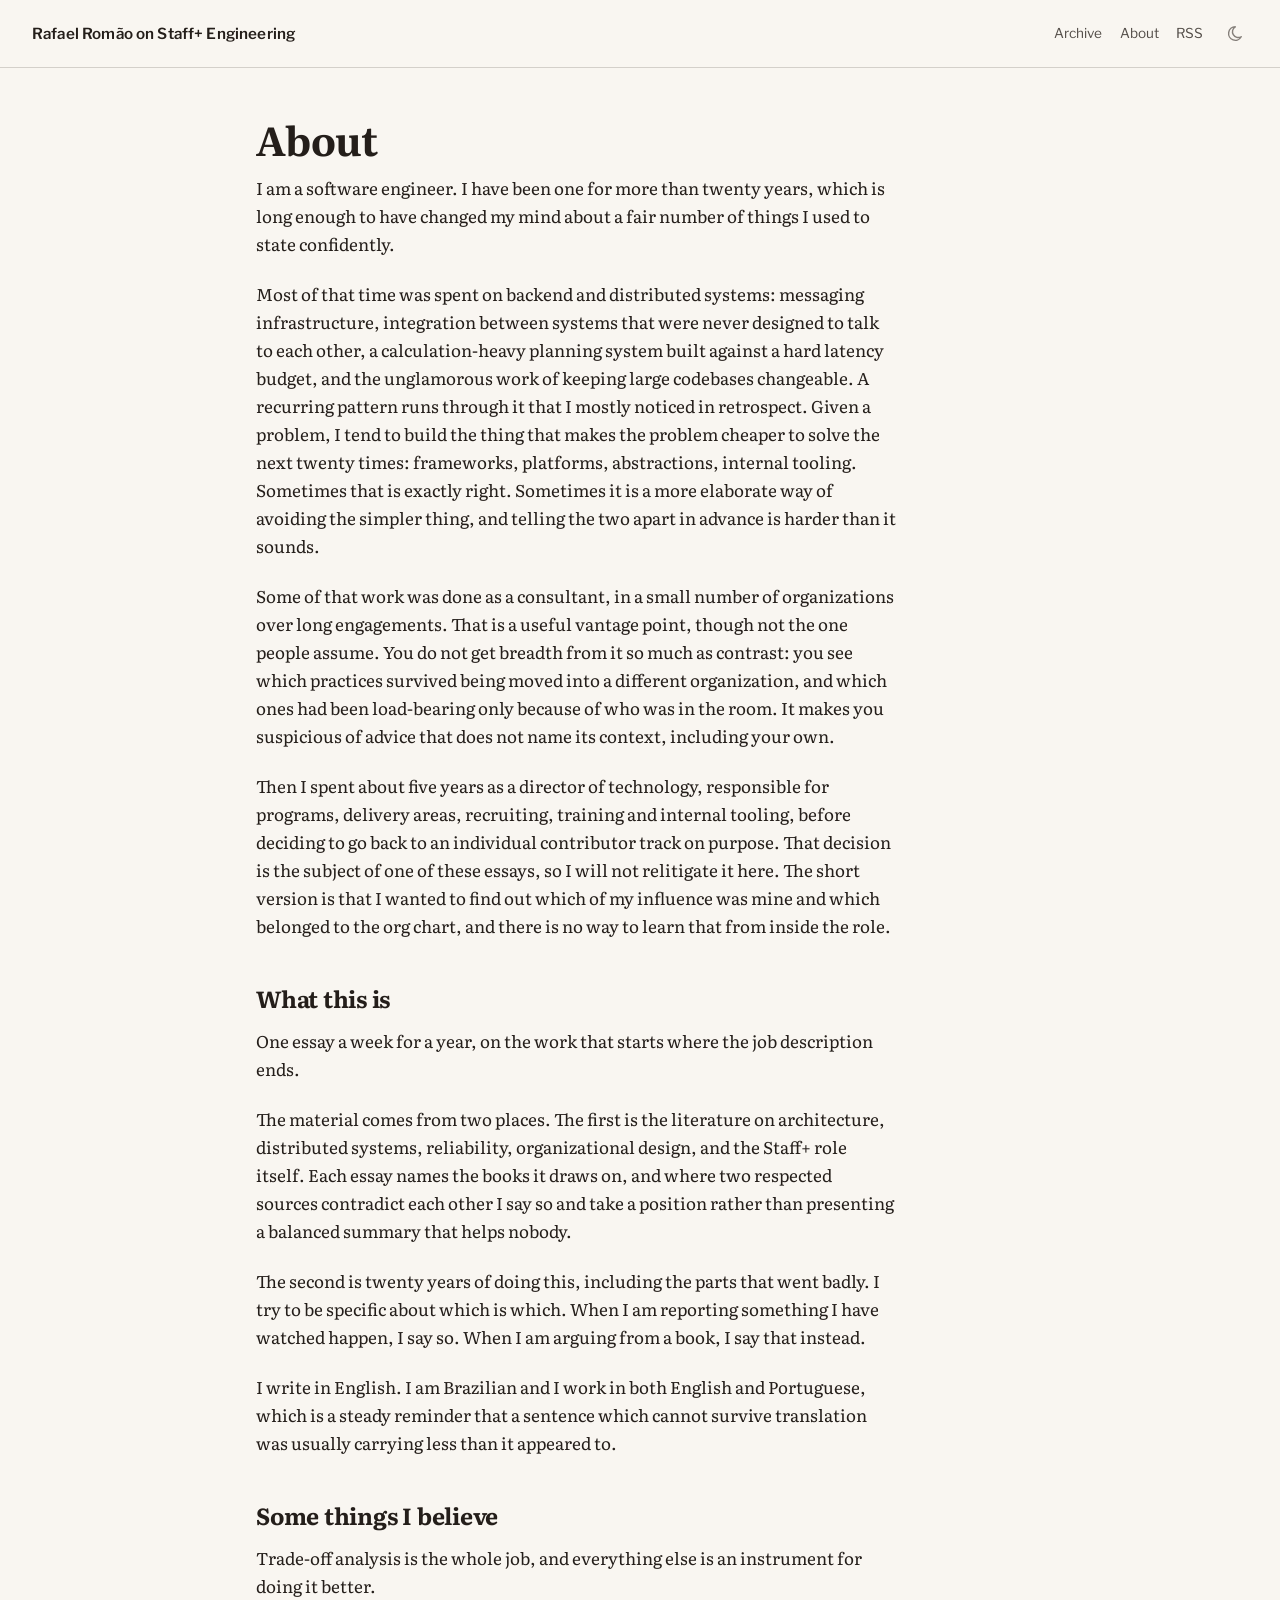
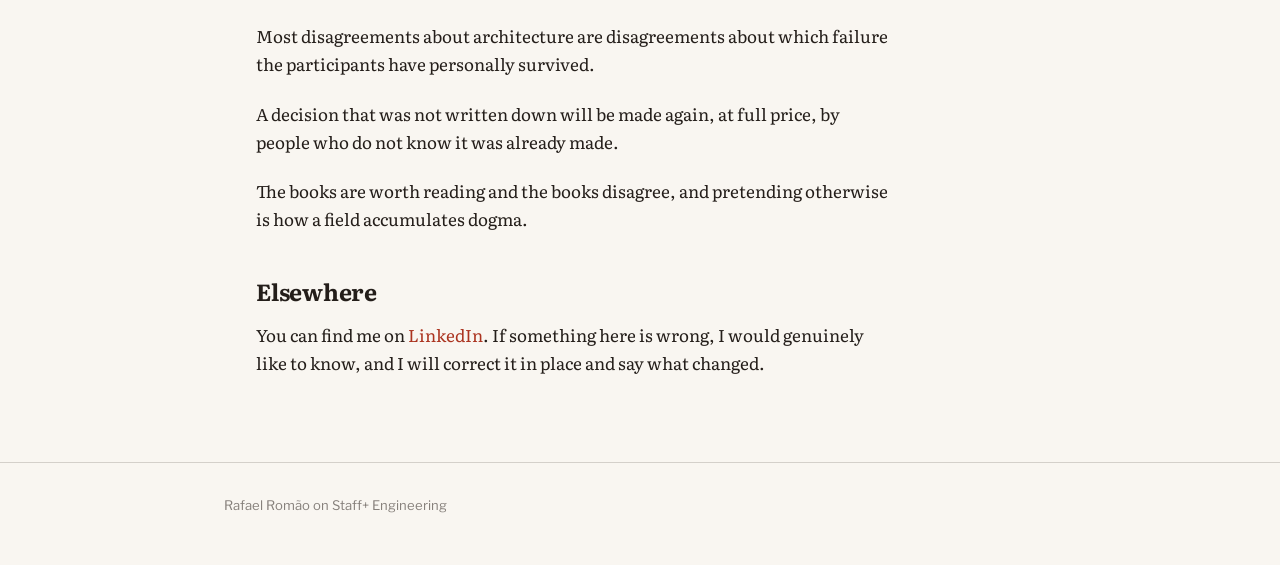
<file: blog/about/index.html>
<!doctype html>
<html lang="en">
<head>
<meta charset="utf-8">
<meta name="viewport" content="width=device-width, initial-scale=1, viewport-fit=cover">
<meta name="color-scheme" content="light dark">
<meta name="theme-color" content="#f9f7f2">
<title>About</title>
<meta name="description" content="One essay a week on the work that starts where the job description ends.">
<meta name="author" content="Rafael Romão">
<link rel="canonical" href="https://rafaelromao.github.io/blog/about/">
<meta property="og:type" content="website">
<meta property="og:site_name" content="Rafael Romão on Staff+ Engineering">
<meta property="og:title" content="About">
<meta property="og:description" content="One essay a week on the work that starts where the job description ends.">
<meta property="og:url" content="https://rafaelromao.github.io/blog/about/">
<meta name="twitter:card" content="summary_large_image">
<meta name="twitter:title" content="About">
<meta name="twitter:description" content="One essay a week on the work that starts where the job description ends.">
<link rel="alternate" type="application/rss+xml" title="Rafael Romão on Staff+ Engineering" href="https://rafaelromao.github.io/blog/rss.xml">
<link rel="icon" href="data:image/svg+xml,%3Csvg xmlns='http://www.w3.org/2000/svg' viewBox='0 0 32 32'%3E%3Crect width='32' height='32' rx='6' fill='%23a8452c'/%3E%3Ctext x='16' y='22' text-anchor='middle' font-family='Georgia,serif' font-size='18' fill='%23fbf7ef'%3ER%3C/text%3E%3C/svg%3E">
<link rel="preconnect" href="https://fonts.googleapis.com">
<link rel="preconnect" href="https://fonts.gstatic.com" crossorigin>
<link href="https://fonts.googleapis.com/css2?family=Literata:ital,opsz,wght@0,7..72,400..700;1,7..72,400..700&family=Libre+Franklin:wght@400;500;600&display=swap" rel="stylesheet">
<link rel="stylesheet" href="../blog.css">
<script>
  (function () {
    try {
      var t = localStorage.getItem("kb-theme");
      if (t === "dark" || t === "light") document.documentElement.dataset.theme = t;
    } catch (e) {}
  })();
</script>
<script type="application/ld+json">{"@context": "https://schema.org", "@type": "Blog", "name": "Rafael Romão on Staff+ Engineering", "description": "One essay a week on the work that starts where the job description ends.", "url": "https://rafaelromao.github.io/blog/", "author": {"@type": "Person", "name": "Rafael Romão", "url": "https://www.linkedin.com/in/rafaelromao/"}}</script>
</head>
<body>
<a class="skip" href="#main">Skip to content</a>
<header class="masthead">
  <a class="masthead-title" href="../">Rafael Romão on Staff+ Engineering</a>
  <nav class="masthead-nav" aria-label="Sections">
    <a href="../archive/">Archive</a>
    <a href="../about/">About</a>
    <a href="https://rafaelromao.github.io/blog/rss.xml">RSS</a>
    <button class="theme-btn" id="theme-btn" type="button" aria-label="Switch theme">
      <svg viewBox="0 0 24 24" width="19" height="19" aria-hidden="true"><path d="M13 3.5a8.5 8.5 0 1 0 7.5 12.6A7 7 0 0 1 13 3.5z" stroke="currentColor" stroke-width="1.8" fill="none" stroke-linejoin="round"/></svg>
    </button>
  </nav>
</header>
<main id="main" tabindex="-1">
<article class="post"><header class="post-head"><h1>About</h1></header><div class="prose"><p>I am a software engineer. I have been one for more than twenty years, which is long enough to have changed my mind about a fair number of things I used to state confidently.</p>
<p>Most of that time was spent on backend and distributed systems: messaging infrastructure, integration between systems that were never designed to talk to each other, a calculation-heavy planning system built against a hard latency budget, and the unglamorous work of keeping large codebases changeable. A recurring pattern runs through it that I mostly noticed in retrospect. Given a problem, I tend to build the thing that makes the problem cheaper to solve the next twenty times: frameworks, platforms, abstractions, internal tooling. Sometimes that is exactly right. Sometimes it is a more elaborate way of avoiding the simpler thing, and telling the two apart in advance is harder than it sounds.</p>
<p>Some of that work was done as a consultant, in a small number of organizations over long engagements. That is a useful vantage point, though not the one people assume. You do not get breadth from it so much as contrast: you see which practices survived being moved into a different organization, and which ones had been load-bearing only because of who was in the room. It makes you suspicious of advice that does not name its context, including your own.</p>
<p>Then I spent about five years as a director of technology, responsible for programs, delivery areas, recruiting, training and internal tooling, before deciding to go back to an individual contributor track on purpose. That decision is the subject of one of these essays, so I will not relitigate it here. The short version is that I wanted to find out which of my influence was mine and which belonged to the org chart, and there is no way to learn that from inside the role.</p>
<h2 id="what-this-is">What this is</h2>
<p>One essay a week for a year, on the work that starts where the job description ends.</p>
<p>The material comes from two places. The first is the literature on architecture, distributed systems, reliability, organizational design, and the Staff+ role itself. Each essay names the books it draws on, and where two respected sources contradict each other I say so and take a position rather than presenting a balanced summary that helps nobody.</p>
<p>The second is twenty years of doing this, including the parts that went badly. I try to be specific about which is which. When I am reporting something I have watched happen, I say so. When I am arguing from a book, I say that instead.</p>
<p>I write in English. I am Brazilian and I work in both English and Portuguese, which is a steady reminder that a sentence which cannot survive translation was usually carrying less than it appeared to.</p>
<h2 id="some-things-i-believe">Some things I believe</h2>
<p>Trade-off analysis is the whole job, and everything else is an instrument for doing it better.</p>
<p>Most disagreements about architecture are disagreements about which failure the participants have personally survived.</p>
<p>A decision that was not written down will be made again, at full price, by people who do not know it was already made.</p>
<p>The books are worth reading and the books disagree, and pretending otherwise is how a field accumulates dogma.</p>
<h2 id="elsewhere">Elsewhere</h2>
<p>You can find me on <a href="https://www.linkedin.com/in/rafaelromao/" rel="noopener">LinkedIn</a>. If something here is wrong, I would genuinely like to know, and I will correct it in place and say what changed.</p></div></article>
</main>
<footer class="site-foot">
  <p>Rafael Romão on Staff+ Engineering</p>
</footer>
<script>
  (function () {
    var btn = document.getElementById("theme-btn");
    if (!btn) return;
    btn.addEventListener("click", function () {
      var root = document.documentElement;
      var dark = root.dataset.theme
        ? root.dataset.theme === "dark"
        : matchMedia("(prefers-color-scheme: dark)").matches;
      root.dataset.theme = dark ? "light" : "dark";
      try { localStorage.setItem("kb-theme", root.dataset.theme); } catch (e) {}
    });
  })();
</script>
</body>
</html>
</file>
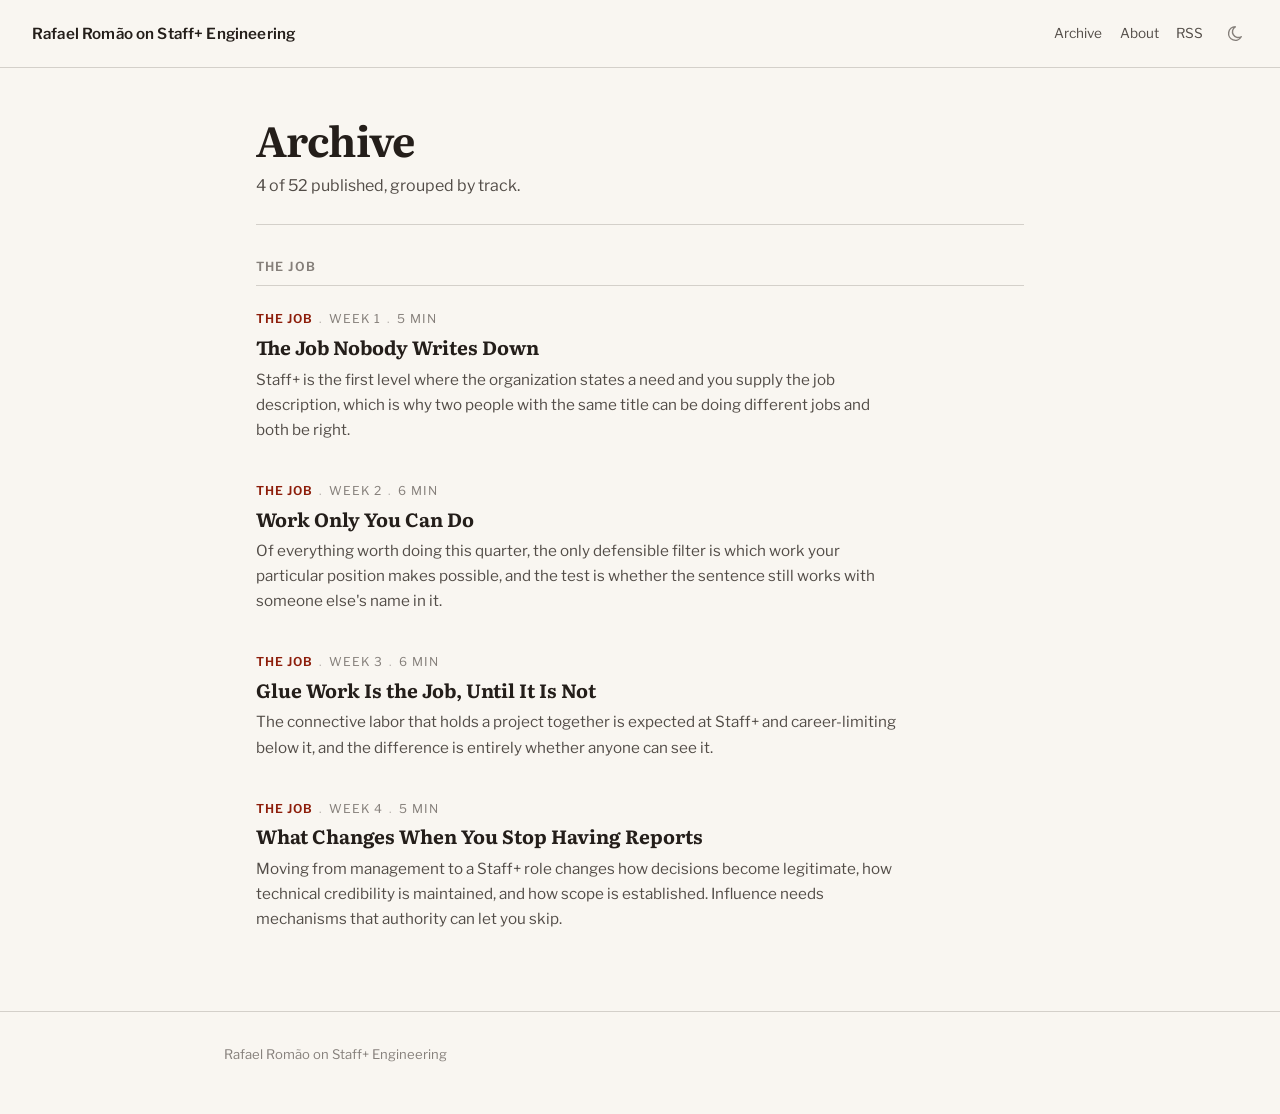
<file: blog/archive/index.html>
<!doctype html>
<html lang="en">
<head>
<meta charset="utf-8">
<meta name="viewport" content="width=device-width, initial-scale=1, viewport-fit=cover">
<meta name="color-scheme" content="light dark">
<meta name="theme-color" content="#f9f7f2">
<title>Archive</title>
<meta name="description" content="Every published article, grouped by track.">
<meta name="author" content="Rafael Romão">
<link rel="canonical" href="https://rafaelromao.github.io/blog/archive/">
<meta property="og:type" content="website">
<meta property="og:site_name" content="Rafael Romão on Staff+ Engineering">
<meta property="og:title" content="Archive">
<meta property="og:description" content="Every published article, grouped by track.">
<meta property="og:url" content="https://rafaelromao.github.io/blog/archive/">
<meta name="twitter:card" content="summary_large_image">
<meta name="twitter:title" content="Archive">
<meta name="twitter:description" content="Every published article, grouped by track.">
<link rel="alternate" type="application/rss+xml" title="Rafael Romão on Staff+ Engineering" href="https://rafaelromao.github.io/blog/rss.xml">
<link rel="icon" href="data:image/svg+xml,%3Csvg xmlns='http://www.w3.org/2000/svg' viewBox='0 0 32 32'%3E%3Crect width='32' height='32' rx='6' fill='%23a8452c'/%3E%3Ctext x='16' y='22' text-anchor='middle' font-family='Georgia,serif' font-size='18' fill='%23fbf7ef'%3ER%3C/text%3E%3C/svg%3E">
<link rel="preconnect" href="https://fonts.googleapis.com">
<link rel="preconnect" href="https://fonts.gstatic.com" crossorigin>
<link href="https://fonts.googleapis.com/css2?family=Literata:ital,opsz,wght@0,7..72,400..700;1,7..72,400..700&family=Libre+Franklin:wght@400;500;600&display=swap" rel="stylesheet">
<link rel="stylesheet" href="../blog.css">
<script>
  (function () {
    try {
      var t = localStorage.getItem("kb-theme");
      if (t === "dark" || t === "light") document.documentElement.dataset.theme = t;
    } catch (e) {}
  })();
</script>
<script type="application/ld+json">{"@context": "https://schema.org", "@type": "Blog", "name": "Rafael Romão on Staff+ Engineering", "description": "One essay a week on the work that starts where the job description ends.", "url": "https://rafaelromao.github.io/blog/", "author": {"@type": "Person", "name": "Rafael Romão", "url": "https://www.linkedin.com/in/rafaelromao/"}}</script>
</head>
<body>
<a class="skip" href="#main">Skip to content</a>
<header class="masthead">
  <a class="masthead-title" href="../">Rafael Romão on Staff+ Engineering</a>
  <nav class="masthead-nav" aria-label="Sections">
    <a href="../archive/">Archive</a>
    <a href="../about/">About</a>
    <a href="https://rafaelromao.github.io/blog/rss.xml">RSS</a>
    <button class="theme-btn" id="theme-btn" type="button" aria-label="Switch theme">
      <svg viewBox="0 0 24 24" width="19" height="19" aria-hidden="true"><path d="M13 3.5a8.5 8.5 0 1 0 7.5 12.6A7 7 0 0 1 13 3.5z" stroke="currentColor" stroke-width="1.8" fill="none" stroke-linejoin="round"/></svg>
    </button>
  </nav>
</header>
<main id="main" tabindex="-1">
<section class="hero"><h1>Archive</h1><p class="tagline">4 of 52 published, grouped by track.</p></section><section class="listing"><h2 class="listing-head">The Job</h2><ul class="cards"><li class="card">
  <a class="card-link" href="../the-job-nobody-writes-down/">
    <span class="card-meta"><span class="track">The Job</span><span class="dot">.</span>Week 1<span class="dot">.</span>5 min</span>
    <h2 class="card-title">The Job Nobody Writes Down</h2>
    <p class="card-summary">Staff+ is the first level where the organization states a need and you supply the job description, which is why two people with the same title can be doing different jobs and both be right.</p>
  </a>
</li><li class="card">
  <a class="card-link" href="../work-only-you-can-do/">
    <span class="card-meta"><span class="track">The Job</span><span class="dot">.</span>Week 2<span class="dot">.</span>6 min</span>
    <h2 class="card-title">Work Only You Can Do</h2>
    <p class="card-summary">Of everything worth doing this quarter, the only defensible filter is which work your particular position makes possible, and the test is whether the sentence still works with someone else&#x27;s name in it.</p>
  </a>
</li><li class="card">
  <a class="card-link" href="../glue-work-is-the-job-until-it-is-not/">
    <span class="card-meta"><span class="track">The Job</span><span class="dot">.</span>Week 3<span class="dot">.</span>6 min</span>
    <h2 class="card-title">Glue Work Is the Job, Until It Is Not</h2>
    <p class="card-summary">The connective labor that holds a project together is expected at Staff+ and career-limiting below it, and the difference is entirely whether anyone can see it.</p>
  </a>
</li><li class="card">
  <a class="card-link" href="../what-changes-when-you-stop-having-reports/">
    <span class="card-meta"><span class="track">The Job</span><span class="dot">.</span>Week 4<span class="dot">.</span>5 min</span>
    <h2 class="card-title">What Changes When You Stop Having Reports</h2>
    <p class="card-summary">Moving from management to a Staff+ role changes how decisions become legitimate, how technical credibility is maintained, and how scope is established. Influence needs mechanisms that authority can let you skip.</p>
  </a>
</li></ul></section>
</main>
<footer class="site-foot">
  <p>Rafael Romão on Staff+ Engineering</p>
</footer>
<script>
  (function () {
    var btn = document.getElementById("theme-btn");
    if (!btn) return;
    btn.addEventListener("click", function () {
      var root = document.documentElement;
      var dark = root.dataset.theme
        ? root.dataset.theme === "dark"
        : matchMedia("(prefers-color-scheme: dark)").matches;
      root.dataset.theme = dark ? "light" : "dark";
      try { localStorage.setItem("kb-theme", root.dataset.theme); } catch (e) {}
    });
  })();
</script>
</body>
</html>
</file>
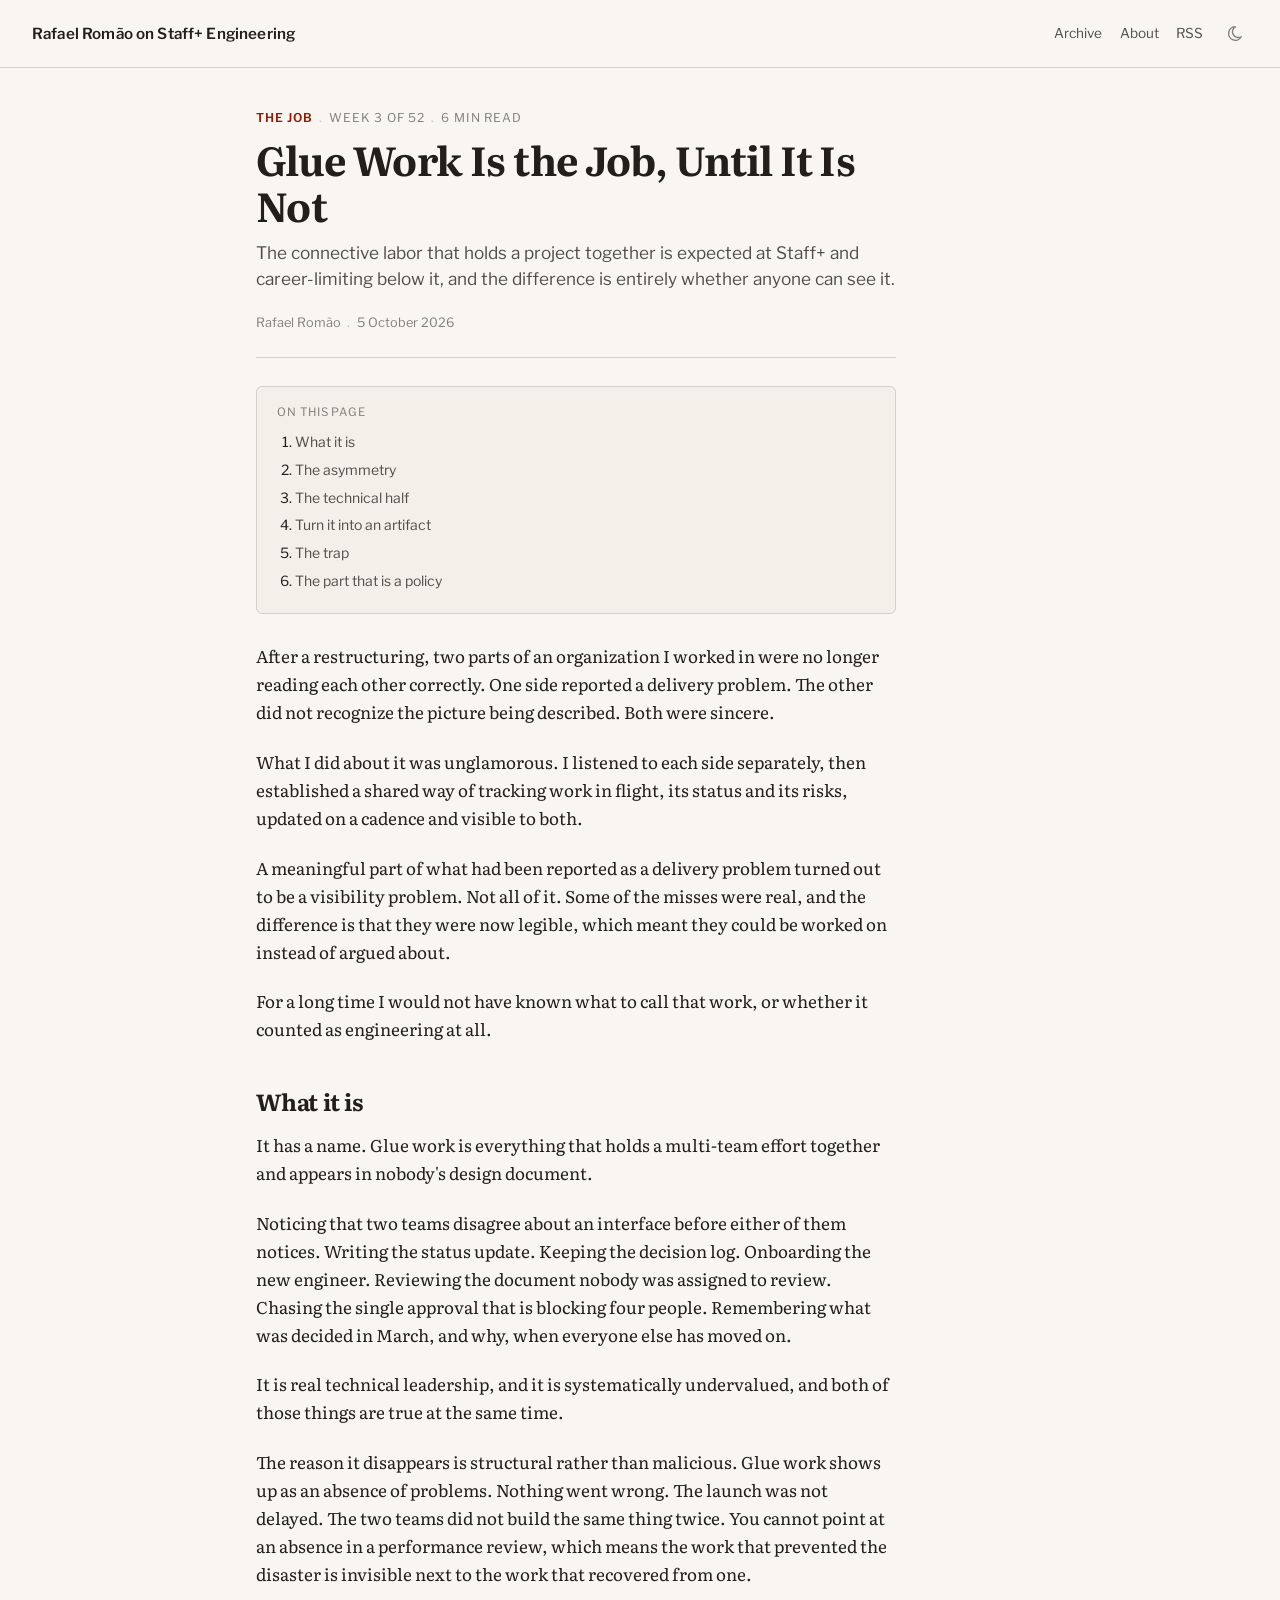
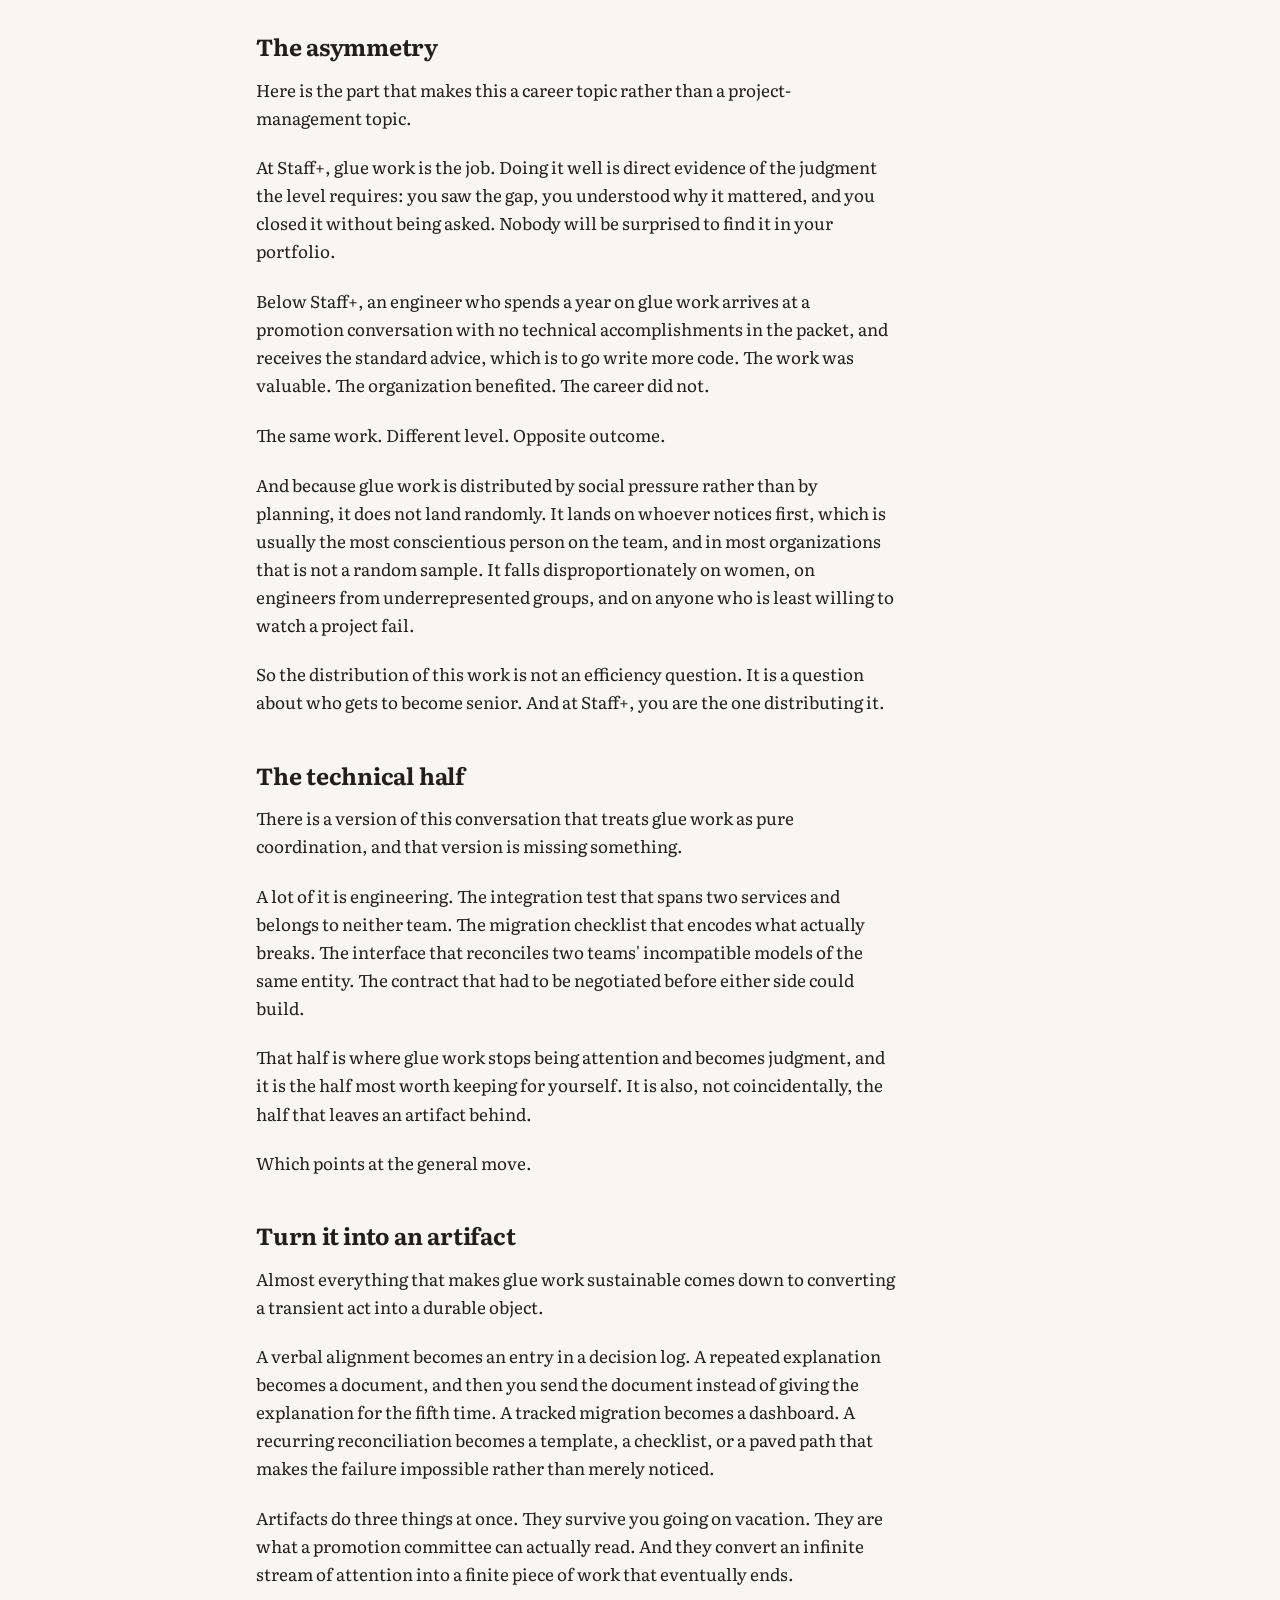
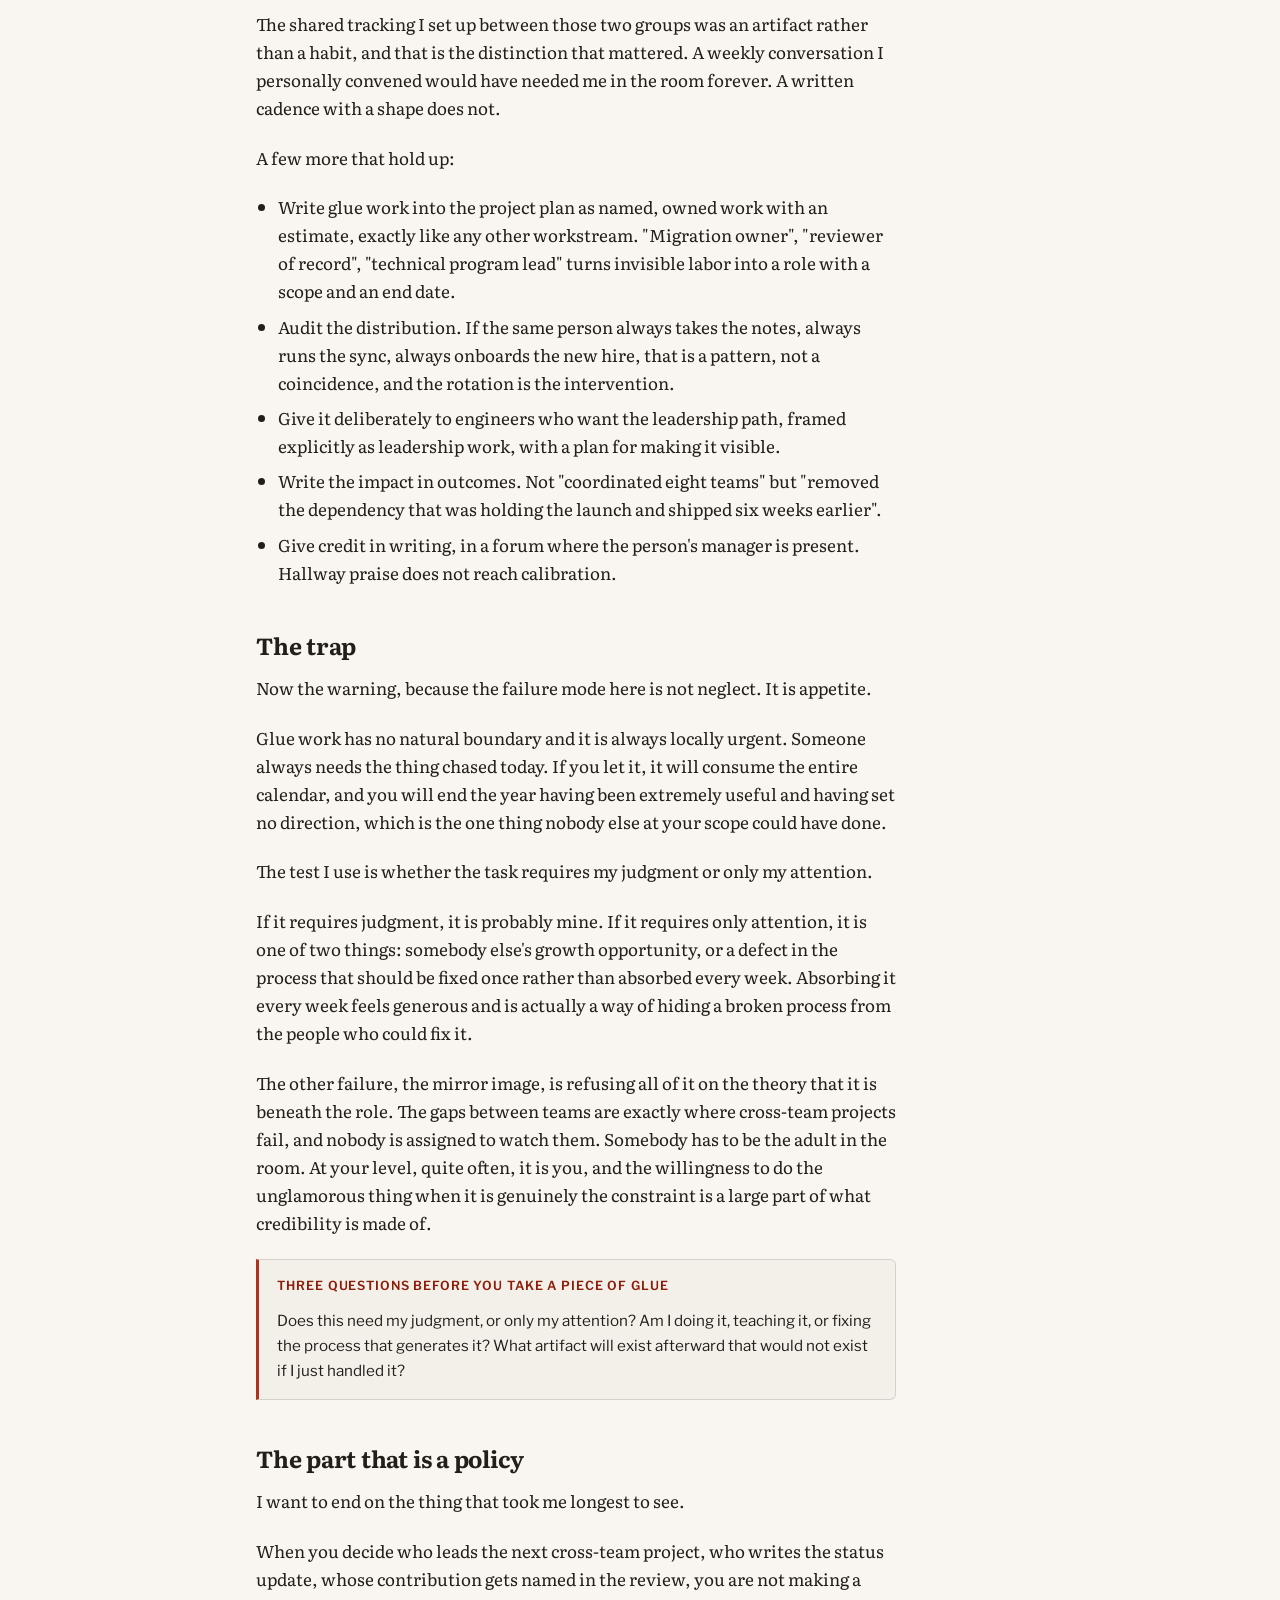
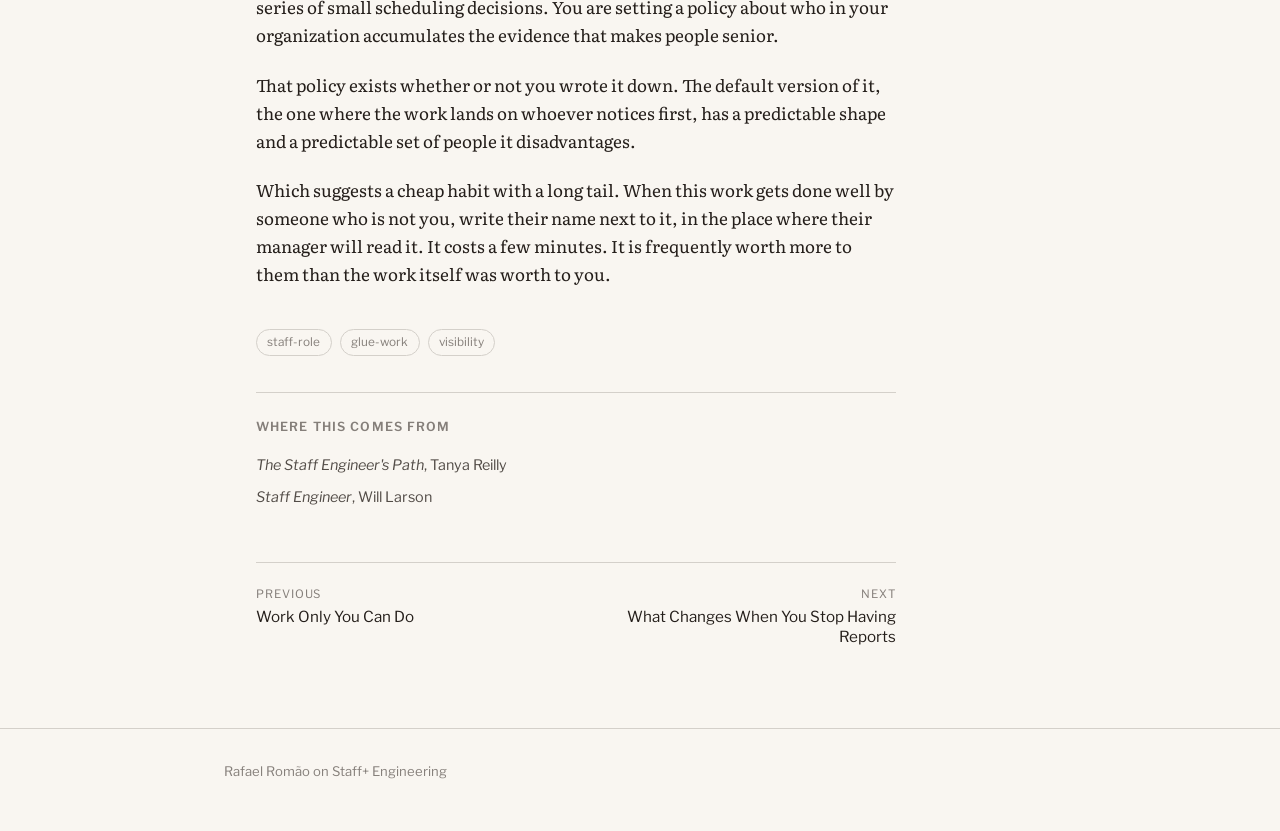
<file: blog/glue-work-is-the-job-until-it-is-not/index.html>
<!doctype html>
<html lang="en">
<head>
<meta charset="utf-8">
<meta name="viewport" content="width=device-width, initial-scale=1, viewport-fit=cover">
<meta name="color-scheme" content="light dark">
<meta name="theme-color" content="#f9f7f2">
<title>Glue Work Is the Job, Until It Is Not</title>
<meta name="description" content="The connective labor that holds a project together is expected at Staff+ and career-limiting below it, and the difference is entirely whether anyone can see it.">
<meta name="author" content="Rafael Romão">
<link rel="canonical" href="https://rafaelromao.github.io/blog/glue-work-is-the-job-until-it-is-not/">
<meta property="og:type" content="article">
<meta property="og:site_name" content="Rafael Romão on Staff+ Engineering">
<meta property="og:title" content="Glue Work Is the Job, Until It Is Not">
<meta property="og:description" content="The connective labor that holds a project together is expected at Staff+ and career-limiting below it, and the difference is entirely whether anyone can see it.">
<meta property="og:url" content="https://rafaelromao.github.io/blog/glue-work-is-the-job-until-it-is-not/">
<meta name="twitter:card" content="summary_large_image">
<meta name="twitter:title" content="Glue Work Is the Job, Until It Is Not">
<meta name="twitter:description" content="The connective labor that holds a project together is expected at Staff+ and career-limiting below it, and the difference is entirely whether anyone can see it.">
<link rel="alternate" type="application/rss+xml" title="Rafael Romão on Staff+ Engineering" href="https://rafaelromao.github.io/blog/rss.xml">
<link rel="icon" href="data:image/svg+xml,%3Csvg xmlns='http://www.w3.org/2000/svg' viewBox='0 0 32 32'%3E%3Crect width='32' height='32' rx='6' fill='%23a8452c'/%3E%3Ctext x='16' y='22' text-anchor='middle' font-family='Georgia,serif' font-size='18' fill='%23fbf7ef'%3ER%3C/text%3E%3C/svg%3E">
<link rel="preconnect" href="https://fonts.googleapis.com">
<link rel="preconnect" href="https://fonts.gstatic.com" crossorigin>
<link href="https://fonts.googleapis.com/css2?family=Literata:ital,opsz,wght@0,7..72,400..700;1,7..72,400..700&family=Libre+Franklin:wght@400;500;600&display=swap" rel="stylesheet">
<link rel="stylesheet" href="../blog.css">
<script>
  (function () {
    try {
      var t = localStorage.getItem("kb-theme");
      if (t === "dark" || t === "light") document.documentElement.dataset.theme = t;
    } catch (e) {}
  })();
</script>
<script type="application/ld+json">{"@context": "https://schema.org", "@type": "BlogPosting", "headline": "Glue Work Is the Job, Until It Is Not", "description": "The connective labor that holds a project together is expected at Staff+ and career-limiting below it, and the difference is entirely whether anyone can see it.", "datePublished": "2026-10-05", "url": "https://rafaelromao.github.io/blog/glue-work-is-the-job-until-it-is-not/", "mainEntityOfPage": "https://rafaelromao.github.io/blog/glue-work-is-the-job-until-it-is-not/", "wordCount": 1332, "keywords": "staff-role, glue-work, visibility", "articleSection": "The Job", "author": {"@type": "Person", "name": "Rafael Romão", "url": "https://www.linkedin.com/in/rafaelromao/"}, "publisher": {"@type": "Person", "name": "Rafael Romão"}}</script>
</head>
<body>
<a class="skip" href="#main">Skip to content</a>
<header class="masthead">
  <a class="masthead-title" href="../">Rafael Romão on Staff+ Engineering</a>
  <nav class="masthead-nav" aria-label="Sections">
    <a href="../archive/">Archive</a>
    <a href="../about/">About</a>
    <a href="https://rafaelromao.github.io/blog/rss.xml">RSS</a>
    <button class="theme-btn" id="theme-btn" type="button" aria-label="Switch theme">
      <svg viewBox="0 0 24 24" width="19" height="19" aria-hidden="true"><path d="M13 3.5a8.5 8.5 0 1 0 7.5 12.6A7 7 0 0 1 13 3.5z" stroke="currentColor" stroke-width="1.8" fill="none" stroke-linejoin="round"/></svg>
    </button>
  </nav>
</header>
<main id="main" tabindex="-1">
<article class="post">
  <header class="post-head">
    <p class="post-meta"><span class="track">The Job</span><span class="dot">.</span>Week 3 of 52<span class="dot">.</span>6 min read</p>
    <h1>Glue Work Is the Job, Until It Is Not</h1>
    <p class="deck">The connective labor that holds a project together is expected at Staff+ and career-limiting below it, and the difference is entirely whether anyone can see it.</p>
    <p class="byline">Rafael Romão<span class="dot">.</span><time datetime="2026-10-05">5 October 2026</time></p>
  </header>
  <nav class="toc" aria-label="On this page"><p class="toc-head">On this page</p><ol><li class="toc-l2"><a href="#what-it-is">What it is</a></li><li class="toc-l2"><a href="#the-asymmetry">The asymmetry</a></li><li class="toc-l2"><a href="#the-technical-half">The technical half</a></li><li class="toc-l2"><a href="#turn-it-into-an-artifact">Turn it into an artifact</a></li><li class="toc-l2"><a href="#the-trap">The trap</a></li><li class="toc-l2"><a href="#the-part-that-is-a-policy">The part that is a policy</a></li></ol></nav>
  <div class="prose">
<p>After a restructuring, two parts of an organization I worked in were no longer reading each other correctly. One side reported a delivery problem. The other did not recognize the picture being described. Both were sincere.</p>
<p>What I did about it was unglamorous. I listened to each side separately, then established a shared way of tracking work in flight, its status and its risks, updated on a cadence and visible to both.</p>
<p>A meaningful part of what had been reported as a delivery problem turned out to be a visibility problem. Not all of it. Some of the misses were real, and the difference is that they were now legible, which meant they could be worked on instead of argued about.</p>
<p>For a long time I would not have known what to call that work, or whether it counted as engineering at all.</p>
<h2 id="what-it-is">What it is</h2>
<p>It has a name. Glue work is everything that holds a multi-team effort together and appears in nobody's design document.</p>
<p>Noticing that two teams disagree about an interface before either of them notices. Writing the status update. Keeping the decision log. Onboarding the new engineer. Reviewing the document nobody was assigned to review. Chasing the single approval that is blocking four people. Remembering what was decided in March, and why, when everyone else has moved on.</p>
<p>It is real technical leadership, and it is systematically undervalued, and both of those things are true at the same time.</p>
<p>The reason it disappears is structural rather than malicious. Glue work shows up as an absence of problems. Nothing went wrong. The launch was not delayed. The two teams did not build the same thing twice. You cannot point at an absence in a performance review, which means the work that prevented the disaster is invisible next to the work that recovered from one.</p>
<h2 id="the-asymmetry">The asymmetry</h2>
<p>Here is the part that makes this a career topic rather than a project-management topic.</p>
<p>At Staff+, glue work is the job. Doing it well is direct evidence of the judgment the level requires: you saw the gap, you understood why it mattered, and you closed it without being asked. Nobody will be surprised to find it in your portfolio.</p>
<p>Below Staff+, an engineer who spends a year on glue work arrives at a promotion conversation with no technical accomplishments in the packet, and receives the standard advice, which is to go write more code. The work was valuable. The organization benefited. The career did not.</p>
<p>The same work. Different level. Opposite outcome.</p>
<p>And because glue work is distributed by social pressure rather than by planning, it does not land randomly. It lands on whoever notices first, which is usually the most conscientious person on the team, and in most organizations that is not a random sample. It falls disproportionately on women, on engineers from underrepresented groups, and on anyone who is least willing to watch a project fail.</p>
<p>So the distribution of this work is not an efficiency question. It is a question about who gets to become senior. And at Staff+, you are the one distributing it.</p>
<h2 id="the-technical-half">The technical half</h2>
<p>There is a version of this conversation that treats glue work as pure coordination, and that version is missing something.</p>
<p>A lot of it is engineering. The integration test that spans two services and belongs to neither team. The migration checklist that encodes what actually breaks. The interface that reconciles two teams' incompatible models of the same entity. The contract that had to be negotiated before either side could build.</p>
<p>That half is where glue work stops being attention and becomes judgment, and it is the half most worth keeping for yourself. It is also, not coincidentally, the half that leaves an artifact behind.</p>
<p>Which points at the general move.</p>
<h2 id="turn-it-into-an-artifact">Turn it into an artifact</h2>
<p>Almost everything that makes glue work sustainable comes down to converting a transient act into a durable object.</p>
<p>A verbal alignment becomes an entry in a decision log. A repeated explanation becomes a document, and then you send the document instead of giving the explanation for the fifth time. A tracked migration becomes a dashboard. A recurring reconciliation becomes a template, a checklist, or a paved path that makes the failure impossible rather than merely noticed.</p>
<p>Artifacts do three things at once. They survive you going on vacation. They are what a promotion committee can actually read. And they convert an infinite stream of attention into a finite piece of work that eventually ends.</p>
<p>The shared tracking I set up between those two groups was an artifact rather than a habit, and that is the distinction that mattered. A weekly conversation I personally convened would have needed me in the room forever. A written cadence with a shape does not.</p>
<p>A few more that hold up:</p>
<ul><li>Write glue work into the project plan as named, owned work with an estimate, exactly like any other workstream. "Migration owner", "reviewer of record", "technical program lead" turns invisible labor into a role with a scope and an end date.</li><li>Audit the distribution. If the same person always takes the notes, always runs the sync, always onboards the new hire, that is a pattern, not a coincidence, and the rotation is the intervention.</li><li>Give it deliberately to engineers who want the leadership path, framed explicitly as leadership work, with a plan for making it visible.</li><li>Write the impact in outcomes. Not "coordinated eight teams" but "removed the dependency that was holding the launch and shipped six weeks earlier".</li><li>Give credit in writing, in a forum where the person's manager is present. Hallway praise does not reach calibration.</li></ul>
<h2 id="the-trap">The trap</h2>
<p>Now the warning, because the failure mode here is not neglect. It is appetite.</p>
<p>Glue work has no natural boundary and it is always locally urgent. Someone always needs the thing chased today. If you let it, it will consume the entire calendar, and you will end the year having been extremely useful and having set no direction, which is the one thing nobody else at your scope could have done.</p>
<p>The test I use is whether the task requires my judgment or only my attention.</p>
<p>If it requires judgment, it is probably mine. If it requires only attention, it is one of two things: somebody else's growth opportunity, or a defect in the process that should be fixed once rather than absorbed every week. Absorbing it every week feels generous and is actually a way of hiding a broken process from the people who could fix it.</p>
<p>The other failure, the mirror image, is refusing all of it on the theory that it is beneath the role. The gaps between teams are exactly where cross-team projects fail, and nobody is assigned to watch them. Somebody has to be the adult in the room. At your level, quite often, it is you, and the willingness to do the unglamorous thing when it is genuinely the constraint is a large part of what credibility is made of.</p>
<aside class="callout callout-tip"><p class="callout-title">Three questions before you take a piece of glue</p><p>Does this need my judgment, or only my attention? Am I doing it, teaching it, or fixing the process that generates it? What artifact will exist afterward that would not exist if I just handled it?</p></aside>
<h2 id="the-part-that-is-a-policy">The part that is a policy</h2>
<p>I want to end on the thing that took me longest to see.</p>
<p>When you decide who leads the next cross-team project, who writes the status update, whose contribution gets named in the review, you are not making a series of small scheduling decisions. You are setting a policy about who in your organization accumulates the evidence that makes people senior.</p>
<p>That policy exists whether or not you wrote it down. The default version of it, the one where the work lands on whoever notices first, has a predictable shape and a predictable set of people it disadvantages.</p>
<p>Which suggests a cheap habit with a long tail. When this work gets done well by someone who is not you, write their name next to it, in the place where their manager will read it. It costs a few minutes. It is frequently worth more to them than the work itself was worth to you.</p>
  </div>
  <ul class="tags"><li>staff-role</li><li>glue-work</li><li>visibility</li></ul>
  <section class="apparatus"><h2>Where this comes from</h2><ul class="source-list"><li><cite><a href="https://www.goodreads.com/search?q=The+Staff+Engineer%27s+Path+Tanya+Reilly" rel="noopener">The Staff Engineer&#x27;s Path</a></cite>, Tanya Reilly</li><li><cite><a href="https://www.goodreads.com/search?q=Staff+Engineer+Will+Larson" rel="noopener">Staff Engineer</a></cite>, Will Larson</li></ul></section>
  <nav class="prevnext" aria-label="More articles"><a class="pn prev" href="../work-only-you-can-do/"><span>Previous</span>Work Only You Can Do</a><a class="pn next" href="../what-changes-when-you-stop-having-reports/"><span>Next</span>What Changes When You Stop Having Reports</a></nav>
</article>
</main>
<footer class="site-foot">
  <p>Rafael Romão on Staff+ Engineering</p>
</footer>
<script>
  (function () {
    var btn = document.getElementById("theme-btn");
    if (!btn) return;
    btn.addEventListener("click", function () {
      var root = document.documentElement;
      var dark = root.dataset.theme
        ? root.dataset.theme === "dark"
        : matchMedia("(prefers-color-scheme: dark)").matches;
      root.dataset.theme = dark ? "light" : "dark";
      try { localStorage.setItem("kb-theme", root.dataset.theme); } catch (e) {}
    });
  })();
</script>
</body>
</html>
</file>
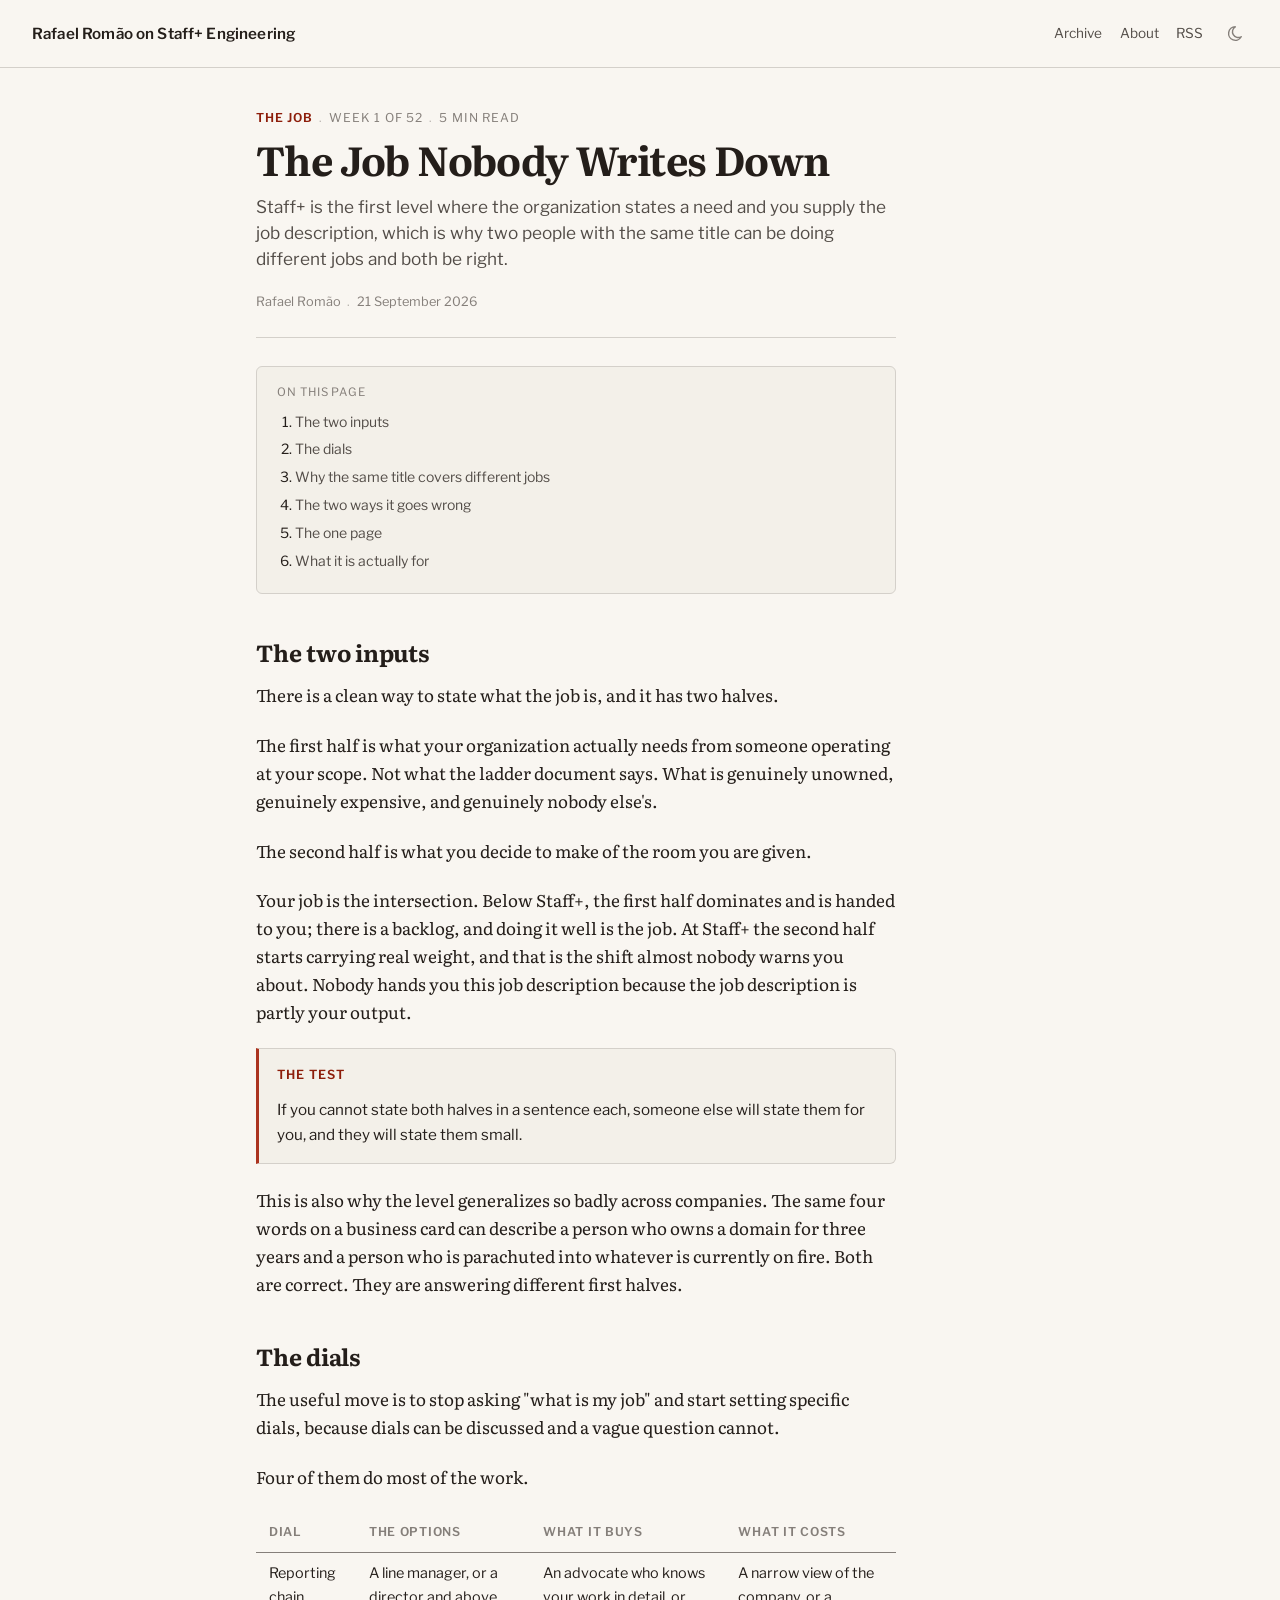
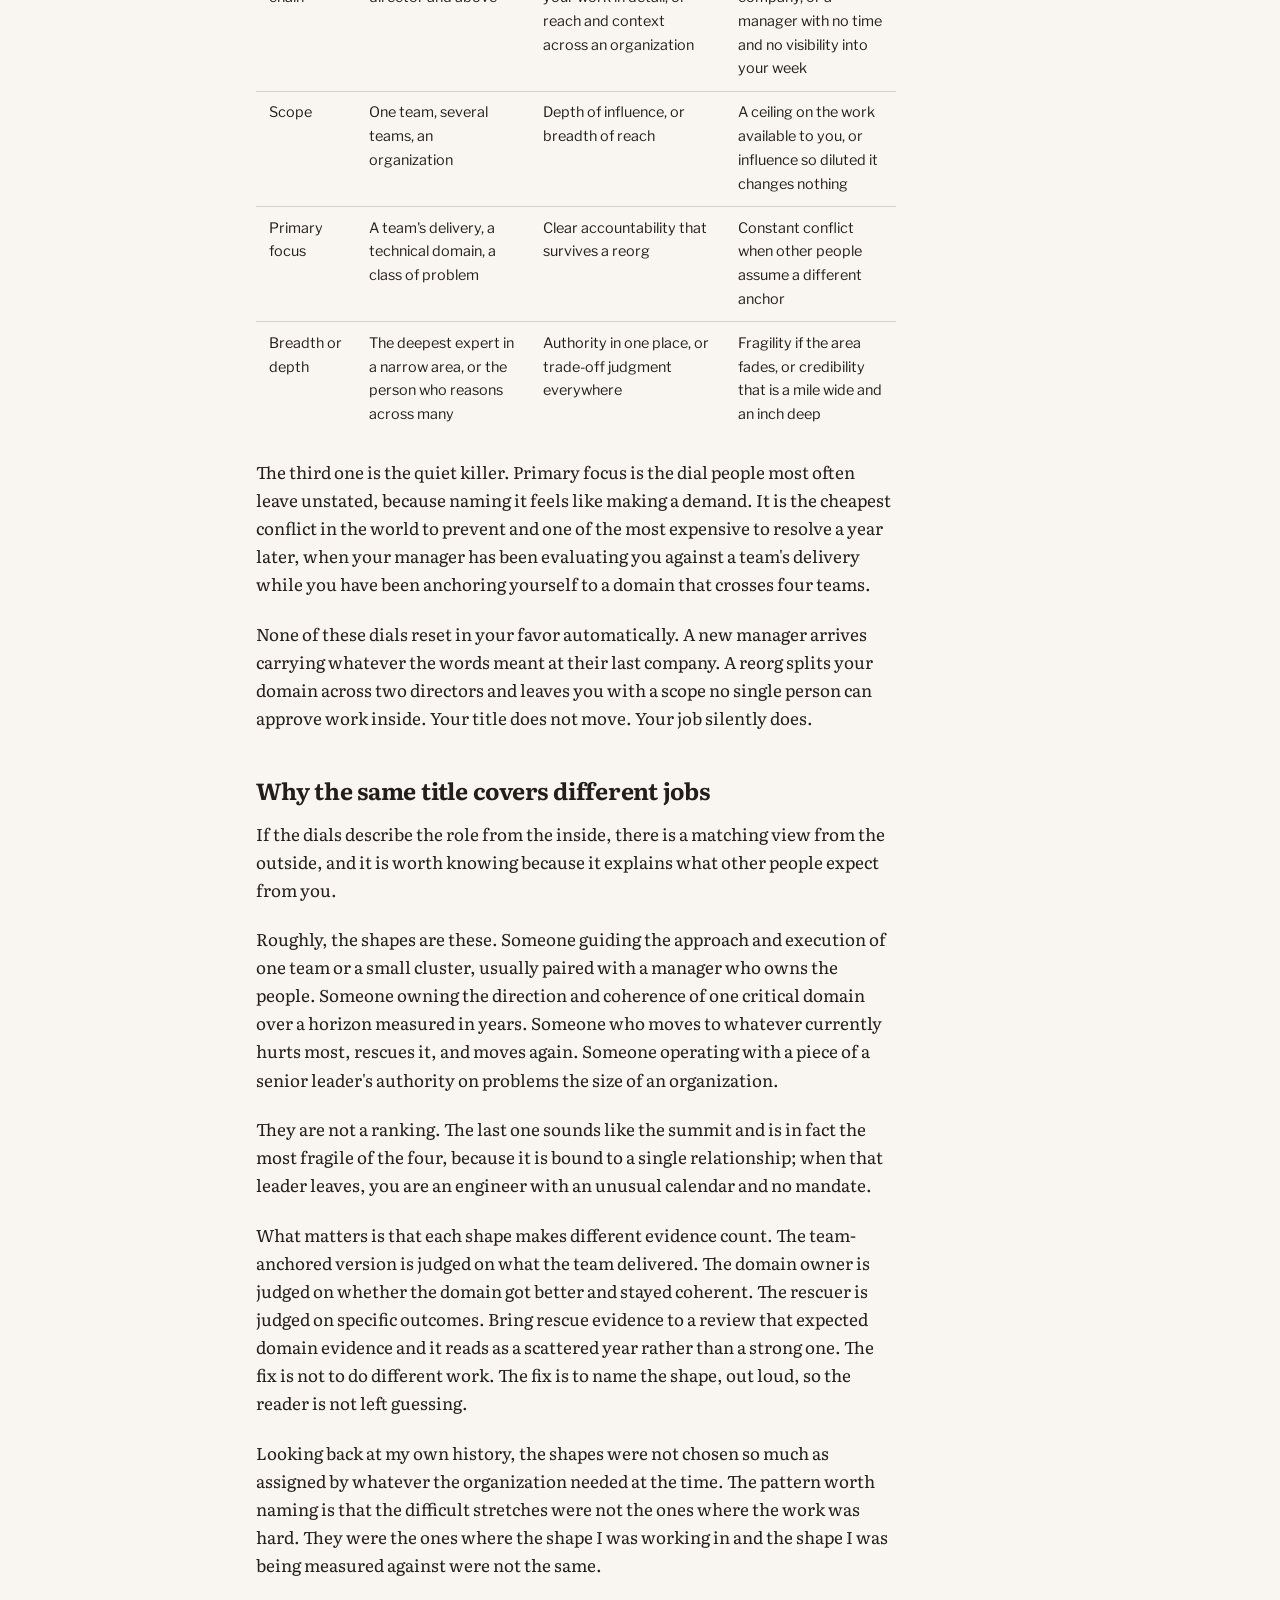
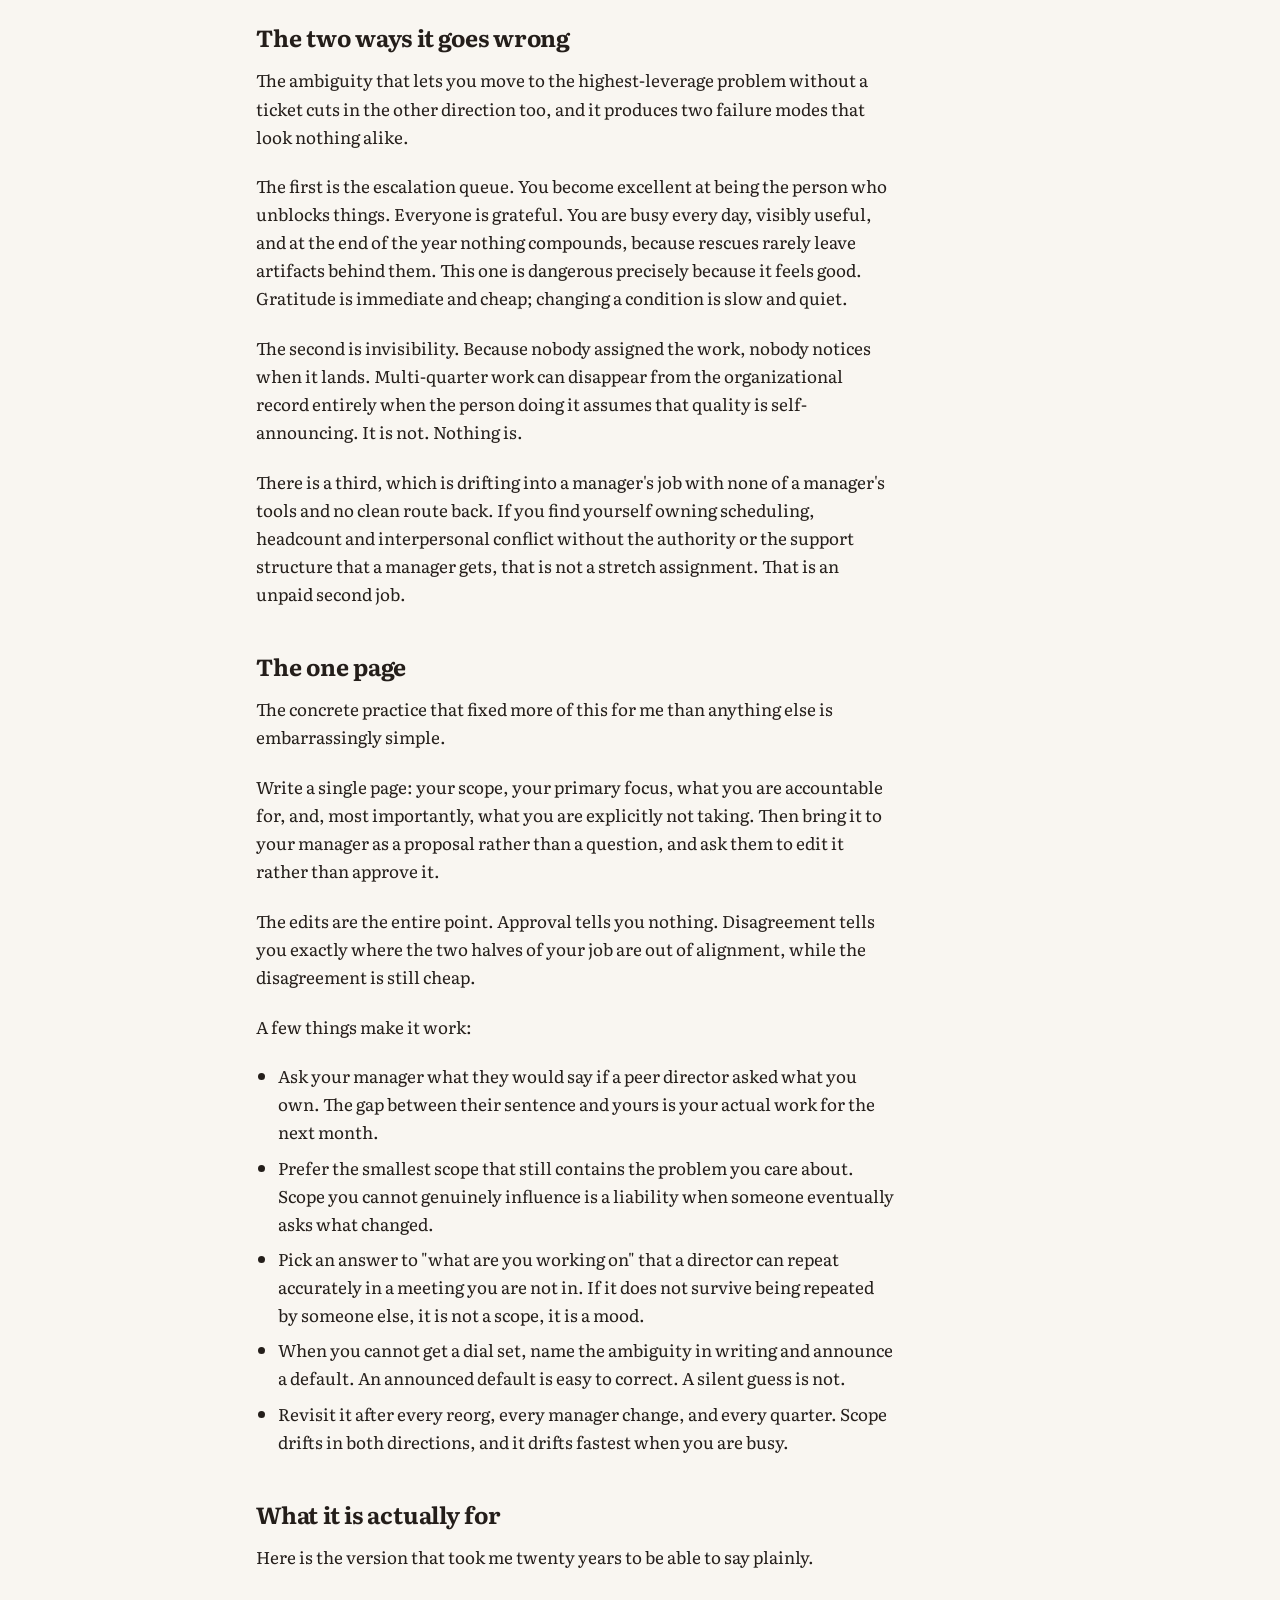
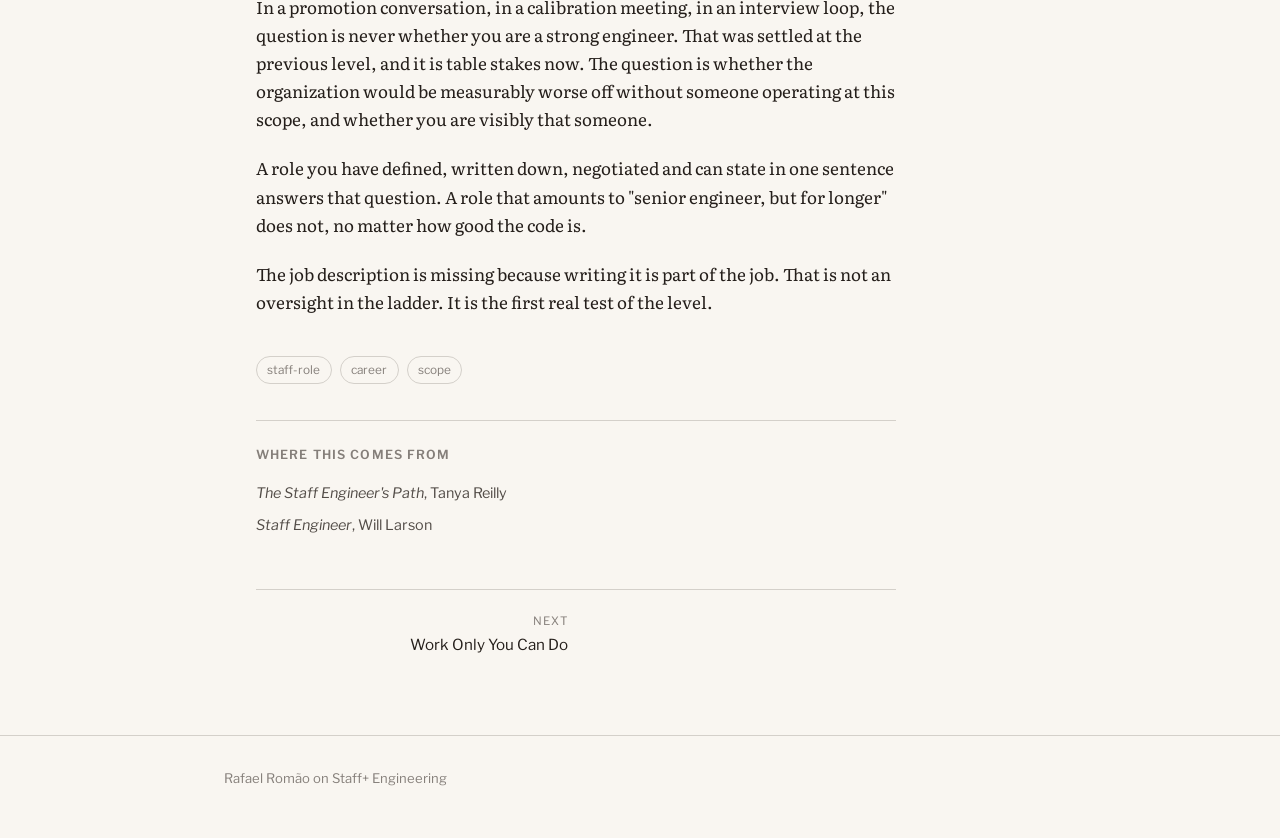
<file: blog/the-job-nobody-writes-down/index.html>
<!doctype html>
<html lang="en">
<head>
<meta charset="utf-8">
<meta name="viewport" content="width=device-width, initial-scale=1, viewport-fit=cover">
<meta name="color-scheme" content="light dark">
<meta name="theme-color" content="#f9f7f2">
<title>The Job Nobody Writes Down</title>
<meta name="description" content="Staff+ is the first level where the organization states a need and you supply the job description, which is why two people with the same title can be doing different jobs and both be right.">
<meta name="author" content="Rafael Romão">
<link rel="canonical" href="https://rafaelromao.github.io/blog/the-job-nobody-writes-down/">
<meta property="og:type" content="article">
<meta property="og:site_name" content="Rafael Romão on Staff+ Engineering">
<meta property="og:title" content="The Job Nobody Writes Down">
<meta property="og:description" content="Staff+ is the first level where the organization states a need and you supply the job description, which is why two people with the same title can be doing different jobs and both be right.">
<meta property="og:url" content="https://rafaelromao.github.io/blog/the-job-nobody-writes-down/">
<meta name="twitter:card" content="summary_large_image">
<meta name="twitter:title" content="The Job Nobody Writes Down">
<meta name="twitter:description" content="Staff+ is the first level where the organization states a need and you supply the job description, which is why two people with the same title can be doing different jobs and both be right.">
<link rel="alternate" type="application/rss+xml" title="Rafael Romão on Staff+ Engineering" href="https://rafaelromao.github.io/blog/rss.xml">
<link rel="icon" href="data:image/svg+xml,%3Csvg xmlns='http://www.w3.org/2000/svg' viewBox='0 0 32 32'%3E%3Crect width='32' height='32' rx='6' fill='%23a8452c'/%3E%3Ctext x='16' y='22' text-anchor='middle' font-family='Georgia,serif' font-size='18' fill='%23fbf7ef'%3ER%3C/text%3E%3C/svg%3E">
<link rel="preconnect" href="https://fonts.googleapis.com">
<link rel="preconnect" href="https://fonts.gstatic.com" crossorigin>
<link href="https://fonts.googleapis.com/css2?family=Literata:ital,opsz,wght@0,7..72,400..700;1,7..72,400..700&family=Libre+Franklin:wght@400;500;600&display=swap" rel="stylesheet">
<link rel="stylesheet" href="../blog.css">
<script>
  (function () {
    try {
      var t = localStorage.getItem("kb-theme");
      if (t === "dark" || t === "light") document.documentElement.dataset.theme = t;
    } catch (e) {}
  })();
</script>
<script type="application/ld+json">{"@context": "https://schema.org", "@type": "BlogPosting", "headline": "The Job Nobody Writes Down", "description": "Staff+ is the first level where the organization states a need and you supply the job description, which is why two people with the same title can be doing different jobs and both be right.", "datePublished": "2026-09-21", "url": "https://rafaelromao.github.io/blog/the-job-nobody-writes-down/", "mainEntityOfPage": "https://rafaelromao.github.io/blog/the-job-nobody-writes-down/", "wordCount": 1233, "keywords": "staff-role, career, scope", "articleSection": "The Job", "author": {"@type": "Person", "name": "Rafael Romão", "url": "https://www.linkedin.com/in/rafaelromao/"}, "publisher": {"@type": "Person", "name": "Rafael Romão"}}</script>
</head>
<body>
<a class="skip" href="#main">Skip to content</a>
<header class="masthead">
  <a class="masthead-title" href="../">Rafael Romão on Staff+ Engineering</a>
  <nav class="masthead-nav" aria-label="Sections">
    <a href="../archive/">Archive</a>
    <a href="../about/">About</a>
    <a href="https://rafaelromao.github.io/blog/rss.xml">RSS</a>
    <button class="theme-btn" id="theme-btn" type="button" aria-label="Switch theme">
      <svg viewBox="0 0 24 24" width="19" height="19" aria-hidden="true"><path d="M13 3.5a8.5 8.5 0 1 0 7.5 12.6A7 7 0 0 1 13 3.5z" stroke="currentColor" stroke-width="1.8" fill="none" stroke-linejoin="round"/></svg>
    </button>
  </nav>
</header>
<main id="main" tabindex="-1">
<article class="post">
  <header class="post-head">
    <p class="post-meta"><span class="track">The Job</span><span class="dot">.</span>Week 1 of 52<span class="dot">.</span>5 min read</p>
    <h1>The Job Nobody Writes Down</h1>
    <p class="deck">Staff+ is the first level where the organization states a need and you supply the job description, which is why two people with the same title can be doing different jobs and both be right.</p>
    <p class="byline">Rafael Romão<span class="dot">.</span><time datetime="2026-09-21">21 September 2026</time></p>
  </header>
  <nav class="toc" aria-label="On this page"><p class="toc-head">On this page</p><ol><li class="toc-l2"><a href="#the-two-inputs">The two inputs</a></li><li class="toc-l2"><a href="#the-dials">The dials</a></li><li class="toc-l2"><a href="#why-the-same-title-covers-different-jobs">Why the same title covers different jobs</a></li><li class="toc-l2"><a href="#the-two-ways-it-goes-wrong">The two ways it goes wrong</a></li><li class="toc-l2"><a href="#the-one-page">The one page</a></li><li class="toc-l2"><a href="#what-it-is-actually-for">What it is actually for</a></li></ol></nav>
  <div class="prose">
<h2 id="the-two-inputs">The two inputs</h2>
<p>There is a clean way to state what the job is, and it has two halves.</p>
<p>The first half is what your organization actually needs from someone operating at your scope. Not what the ladder document says. What is genuinely unowned, genuinely expensive, and genuinely nobody else's.</p>
<p>The second half is what you decide to make of the room you are given.</p>
<p>Your job is the intersection. Below Staff+, the first half dominates and is handed to you; there is a backlog, and doing it well is the job. At Staff+ the second half starts carrying real weight, and that is the shift almost nobody warns you about. Nobody hands you this job description because the job description is partly your output.</p>
<aside class="callout callout-tip"><p class="callout-title">The test</p><p>If you cannot state both halves in a sentence each, someone else will state them for you, and they will state them small.</p></aside>
<p>This is also why the level generalizes so badly across companies. The same four words on a business card can describe a person who owns a domain for three years and a person who is parachuted into whatever is currently on fire. Both are correct. They are answering different first halves.</p>
<h2 id="the-dials">The dials</h2>
<p>The useful move is to stop asking "what is my job" and start setting specific dials, because dials can be discussed and a vague question cannot.</p>
<p>Four of them do most of the work.</p>
<div class="table-wrap"><table><thead><tr><th>Dial</th><th>The options</th><th>What it buys</th><th>What it costs</th></tr></thead><tbody><tr><td>Reporting chain</td><td>A line manager, or a director and above</td><td>An advocate who knows your work in detail, or reach and context across an organization</td><td>A narrow view of the company, or a manager with no time and no visibility into your week</td></tr><tr><td>Scope</td><td>One team, several teams, an organization</td><td>Depth of influence, or breadth of reach</td><td>A ceiling on the work available to you, or influence so diluted it changes nothing</td></tr><tr><td>Primary focus</td><td>A team's delivery, a technical domain, a class of problem</td><td>Clear accountability that survives a reorg</td><td>Constant conflict when other people assume a different anchor</td></tr><tr><td>Breadth or depth</td><td>The deepest expert in a narrow area, or the person who reasons across many</td><td>Authority in one place, or trade-off judgment everywhere</td><td>Fragility if the area fades, or credibility that is a mile wide and an inch deep</td></tr></tbody></table></div>
<p>The third one is the quiet killer. Primary focus is the dial people most often leave unstated, because naming it feels like making a demand. It is the cheapest conflict in the world to prevent and one of the most expensive to resolve a year later, when your manager has been evaluating you against a team's delivery while you have been anchoring yourself to a domain that crosses four teams.</p>
<p>None of these dials reset in your favor automatically. A new manager arrives carrying whatever the words meant at their last company. A reorg splits your domain across two directors and leaves you with a scope no single person can approve work inside. Your title does not move. Your job silently does.</p>
<h2 id="why-the-same-title-covers-different-jobs">Why the same title covers different jobs</h2>
<p>If the dials describe the role from the inside, there is a matching view from the outside, and it is worth knowing because it explains what other people expect from you.</p>
<p>Roughly, the shapes are these. Someone guiding the approach and execution of one team or a small cluster, usually paired with a manager who owns the people. Someone owning the direction and coherence of one critical domain over a horizon measured in years. Someone who moves to whatever currently hurts most, rescues it, and moves again. Someone operating with a piece of a senior leader's authority on problems the size of an organization.</p>
<p>They are not a ranking. The last one sounds like the summit and is in fact the most fragile of the four, because it is bound to a single relationship; when that leader leaves, you are an engineer with an unusual calendar and no mandate.</p>
<p>What matters is that each shape makes different evidence count. The team-anchored version is judged on what the team delivered. The domain owner is judged on whether the domain got better and stayed coherent. The rescuer is judged on specific outcomes. Bring rescue evidence to a review that expected domain evidence and it reads as a scattered year rather than a strong one. The fix is not to do different work. The fix is to name the shape, out loud, so the reader is not left guessing.</p>
<p>Looking back at my own history, the shapes were not chosen so much as assigned by whatever the organization needed at the time. The pattern worth naming is that the difficult stretches were not the ones where the work was hard. They were the ones where the shape I was working in and the shape I was being measured against were not the same.</p>
<h2 id="the-two-ways-it-goes-wrong">The two ways it goes wrong</h2>
<p>The ambiguity that lets you move to the highest-leverage problem without a ticket cuts in the other direction too, and it produces two failure modes that look nothing alike.</p>
<p>The first is the escalation queue. You become excellent at being the person who unblocks things. Everyone is grateful. You are busy every day, visibly useful, and at the end of the year nothing compounds, because rescues rarely leave artifacts behind them. This one is dangerous precisely because it feels good. Gratitude is immediate and cheap; changing a condition is slow and quiet.</p>
<p>The second is invisibility. Because nobody assigned the work, nobody notices when it lands. Multi-quarter work can disappear from the organizational record entirely when the person doing it assumes that quality is self-announcing. It is not. Nothing is.</p>
<p>There is a third, which is drifting into a manager's job with none of a manager's tools and no clean route back. If you find yourself owning scheduling, headcount and interpersonal conflict without the authority or the support structure that a manager gets, that is not a stretch assignment. That is an unpaid second job.</p>
<h2 id="the-one-page">The one page</h2>
<p>The concrete practice that fixed more of this for me than anything else is embarrassingly simple.</p>
<p>Write a single page: your scope, your primary focus, what you are accountable for, and, most importantly, what you are explicitly not taking. Then bring it to your manager as a proposal rather than a question, and ask them to edit it rather than approve it.</p>
<p>The edits are the entire point. Approval tells you nothing. Disagreement tells you exactly where the two halves of your job are out of alignment, while the disagreement is still cheap.</p>
<p>A few things make it work:</p>
<ul><li>Ask your manager what they would say if a peer director asked what you own. The gap between their sentence and yours is your actual work for the next month.</li><li>Prefer the smallest scope that still contains the problem you care about. Scope you cannot genuinely influence is a liability when someone eventually asks what changed.</li><li>Pick an answer to "what are you working on" that a director can repeat accurately in a meeting you are not in. If it does not survive being repeated by someone else, it is not a scope, it is a mood.</li><li>When you cannot get a dial set, name the ambiguity in writing and announce a default. An announced default is easy to correct. A silent guess is not.</li><li>Revisit it after every reorg, every manager change, and every quarter. Scope drifts in both directions, and it drifts fastest when you are busy.</li></ul>
<h2 id="what-it-is-actually-for">What it is actually for</h2>
<p>Here is the version that took me twenty years to be able to say plainly.</p>
<p>In a promotion conversation, in a calibration meeting, in an interview loop, the question is never whether you are a strong engineer. That was settled at the previous level, and it is table stakes now. The question is whether the organization would be measurably worse off without someone operating at this scope, and whether you are visibly that someone.</p>
<p>A role you have defined, written down, negotiated and can state in one sentence answers that question. A role that amounts to "senior engineer, but for longer" does not, no matter how good the code is.</p>
<p>The job description is missing because writing it is part of the job. That is not an oversight in the ladder. It is the first real test of the level.</p>
  </div>
  <ul class="tags"><li>staff-role</li><li>career</li><li>scope</li></ul>
  <section class="apparatus"><h2>Where this comes from</h2><ul class="source-list"><li><cite><a href="https://www.goodreads.com/search?q=The+Staff+Engineer%27s+Path+Tanya+Reilly" rel="noopener">The Staff Engineer&#x27;s Path</a></cite>, Tanya Reilly</li><li><cite><a href="https://www.goodreads.com/search?q=Staff+Engineer+Will+Larson" rel="noopener">Staff Engineer</a></cite>, Will Larson</li></ul></section>
  <nav class="prevnext" aria-label="More articles"><a class="pn next" href="../work-only-you-can-do/"><span>Next</span>Work Only You Can Do</a></nav>
</article>
</main>
<footer class="site-foot">
  <p>Rafael Romão on Staff+ Engineering</p>
</footer>
<script>
  (function () {
    var btn = document.getElementById("theme-btn");
    if (!btn) return;
    btn.addEventListener("click", function () {
      var root = document.documentElement;
      var dark = root.dataset.theme
        ? root.dataset.theme === "dark"
        : matchMedia("(prefers-color-scheme: dark)").matches;
      root.dataset.theme = dark ? "light" : "dark";
      try { localStorage.setItem("kb-theme", root.dataset.theme); } catch (e) {}
    });
  })();
</script>
</body>
</html>
</file>
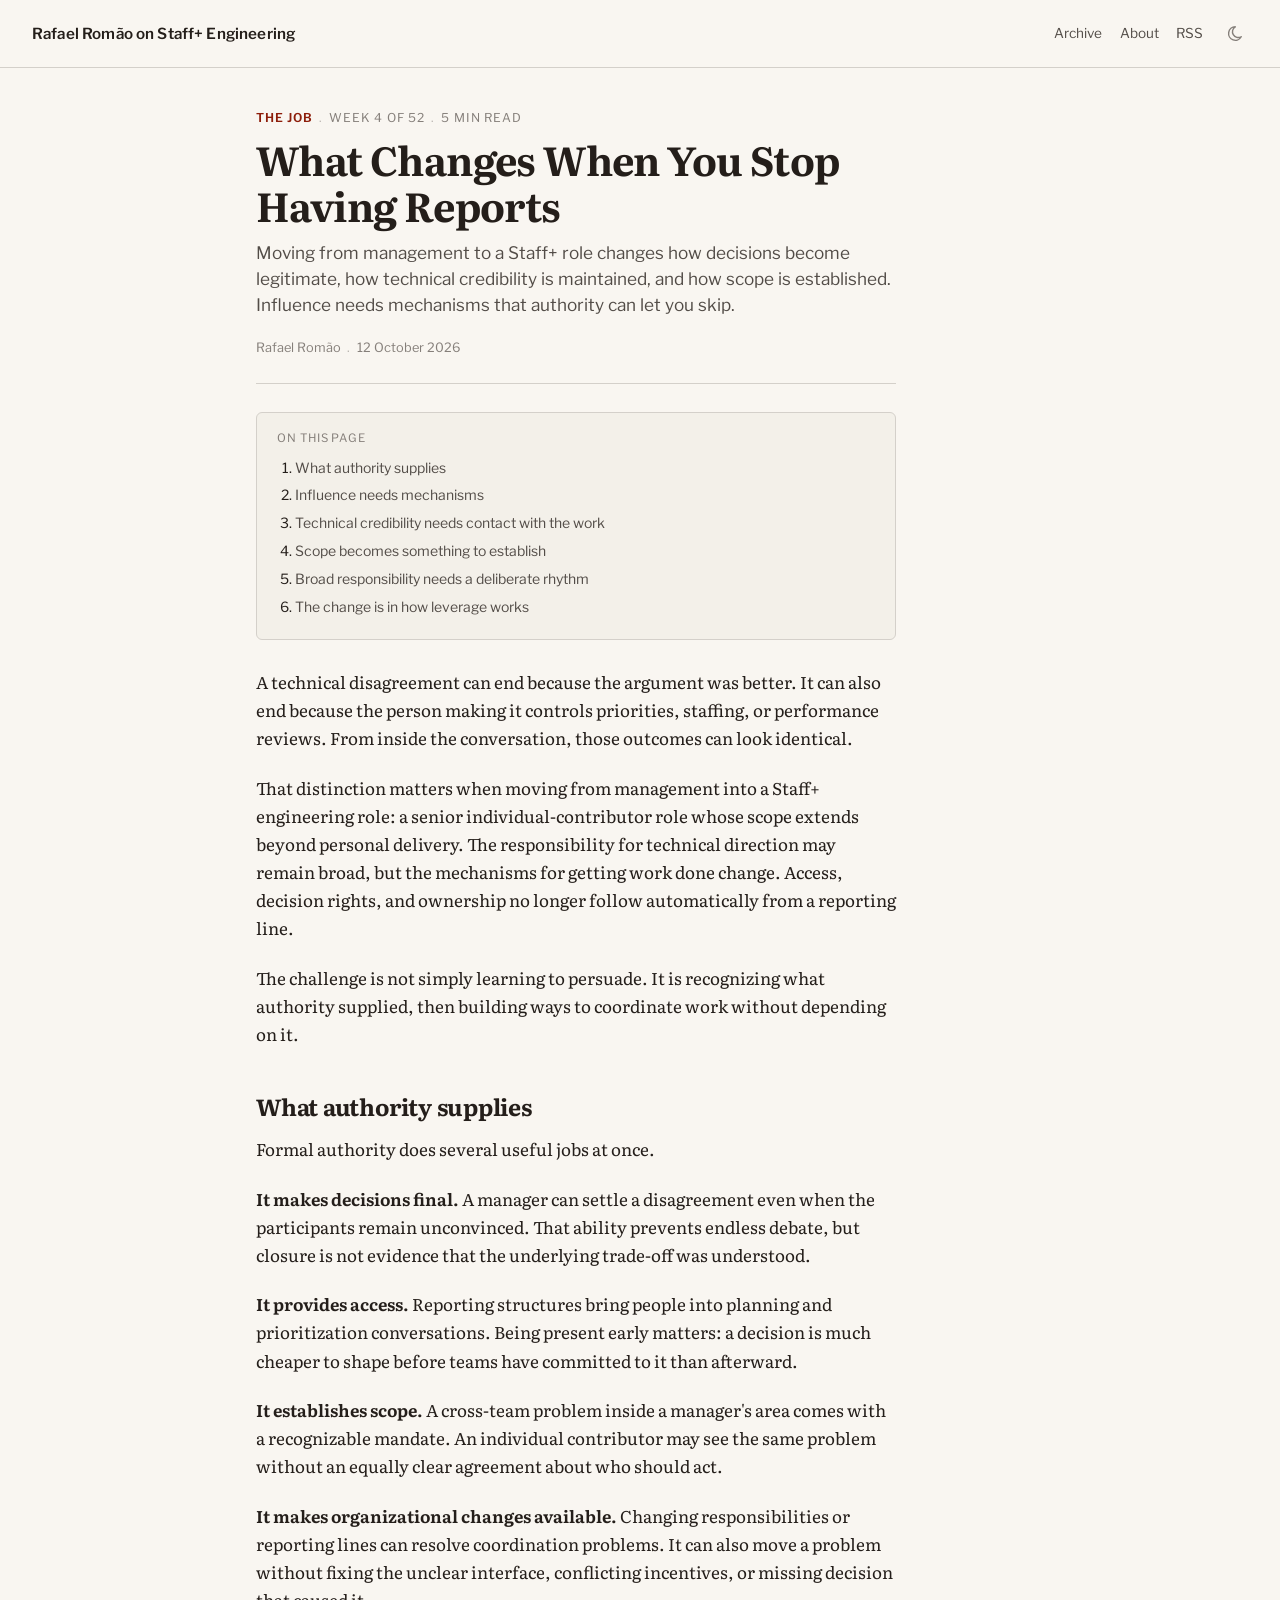
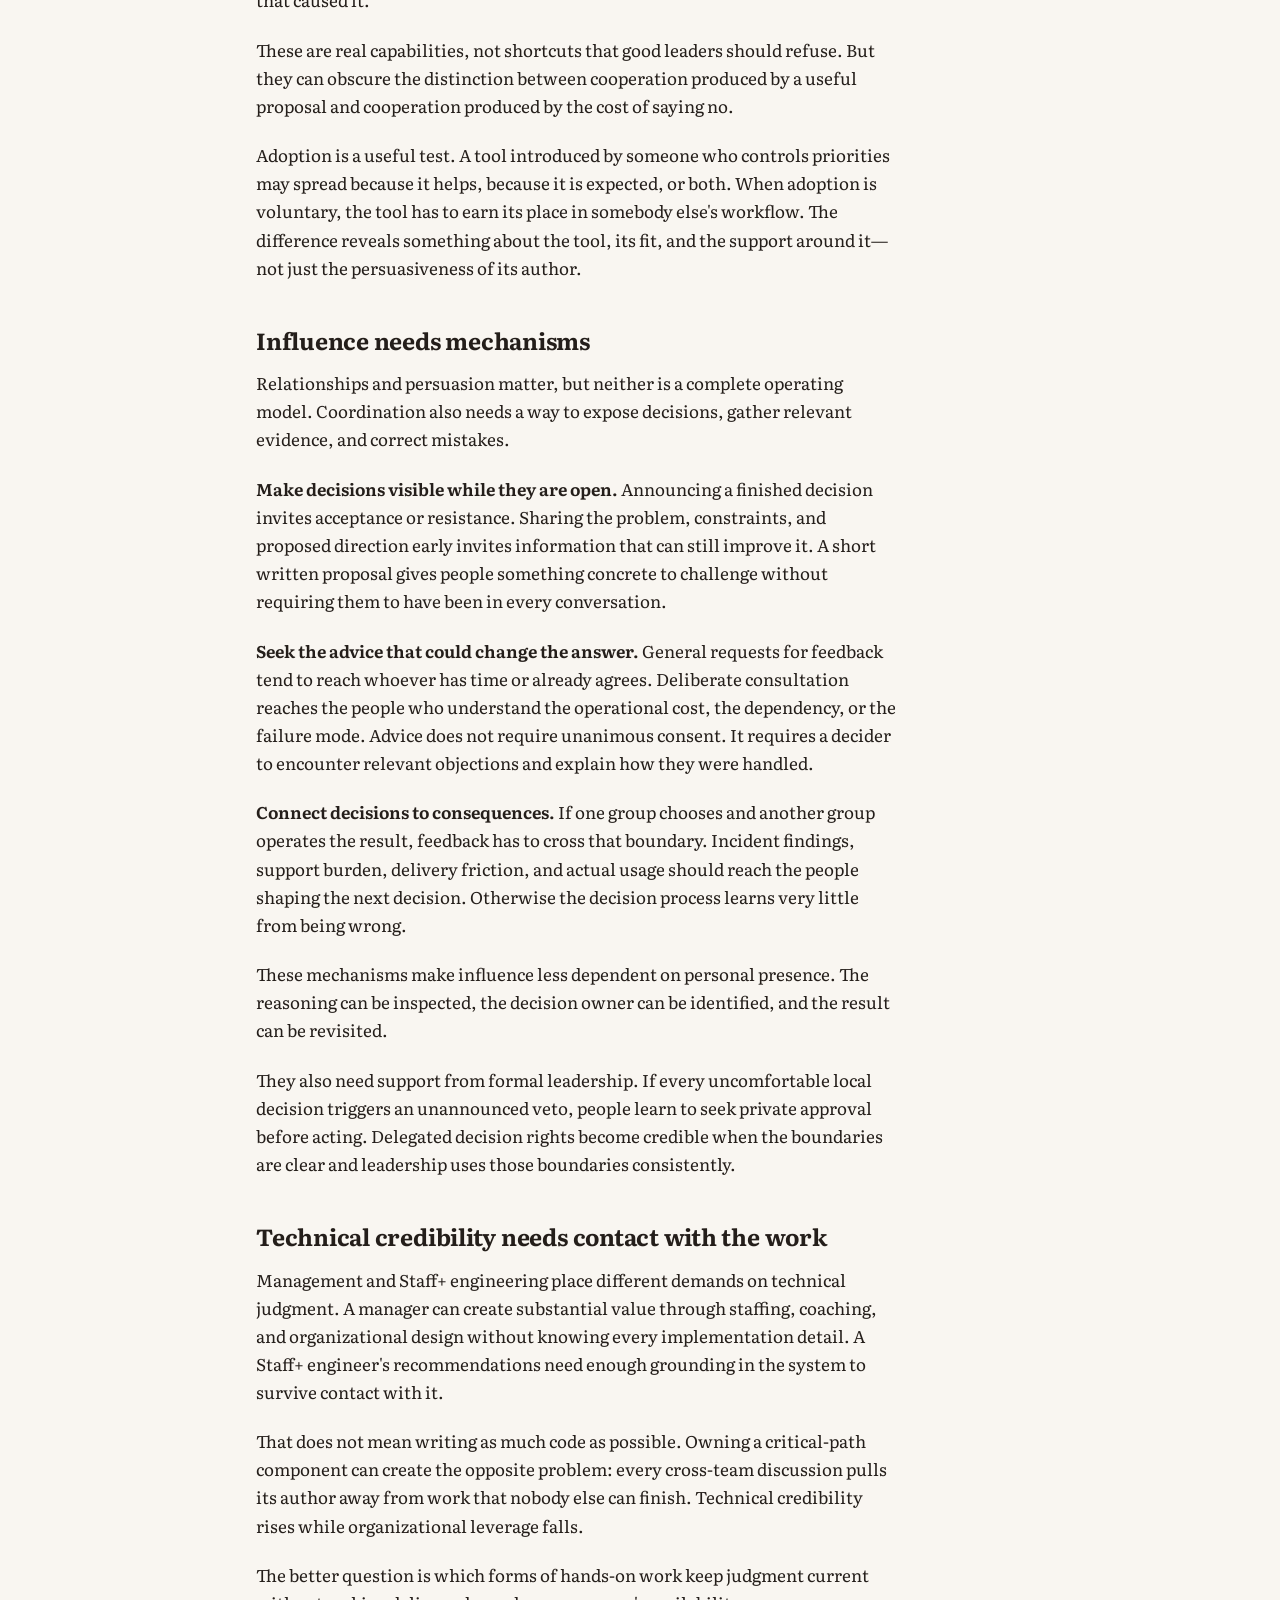
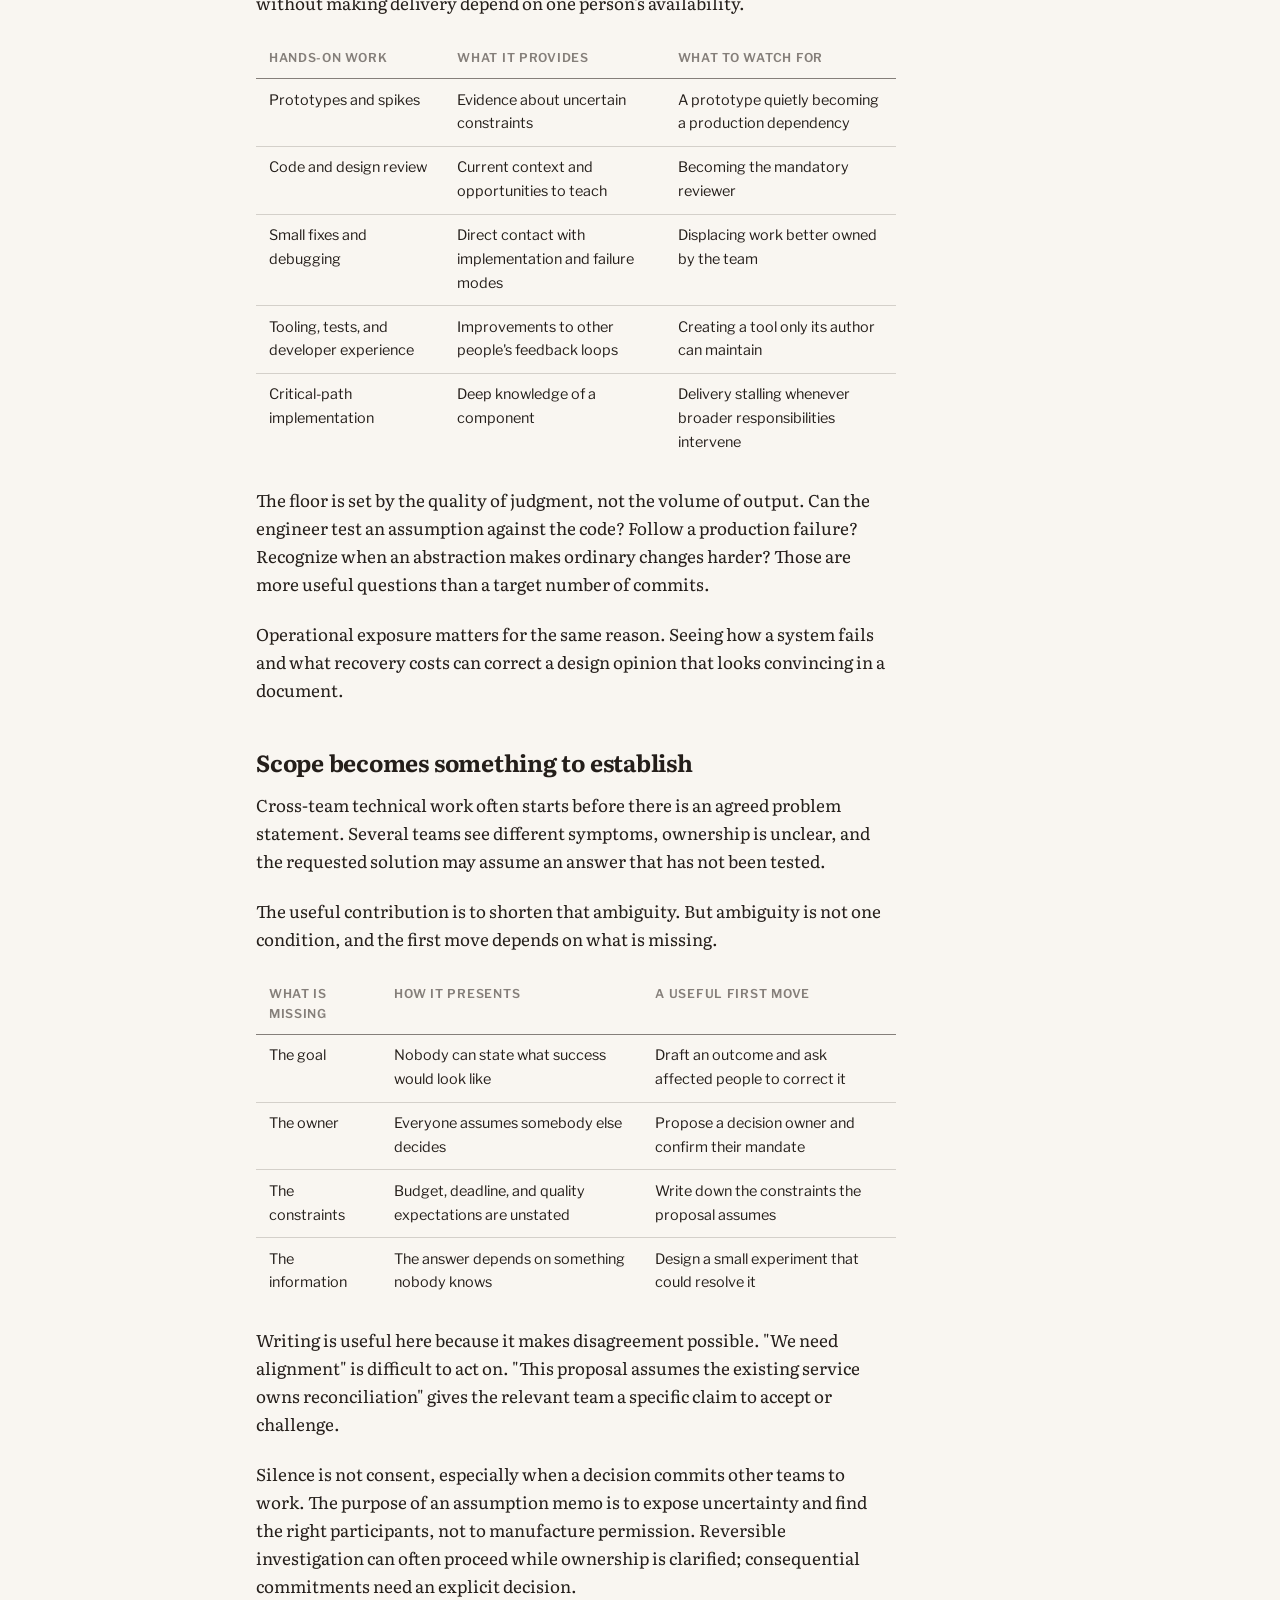
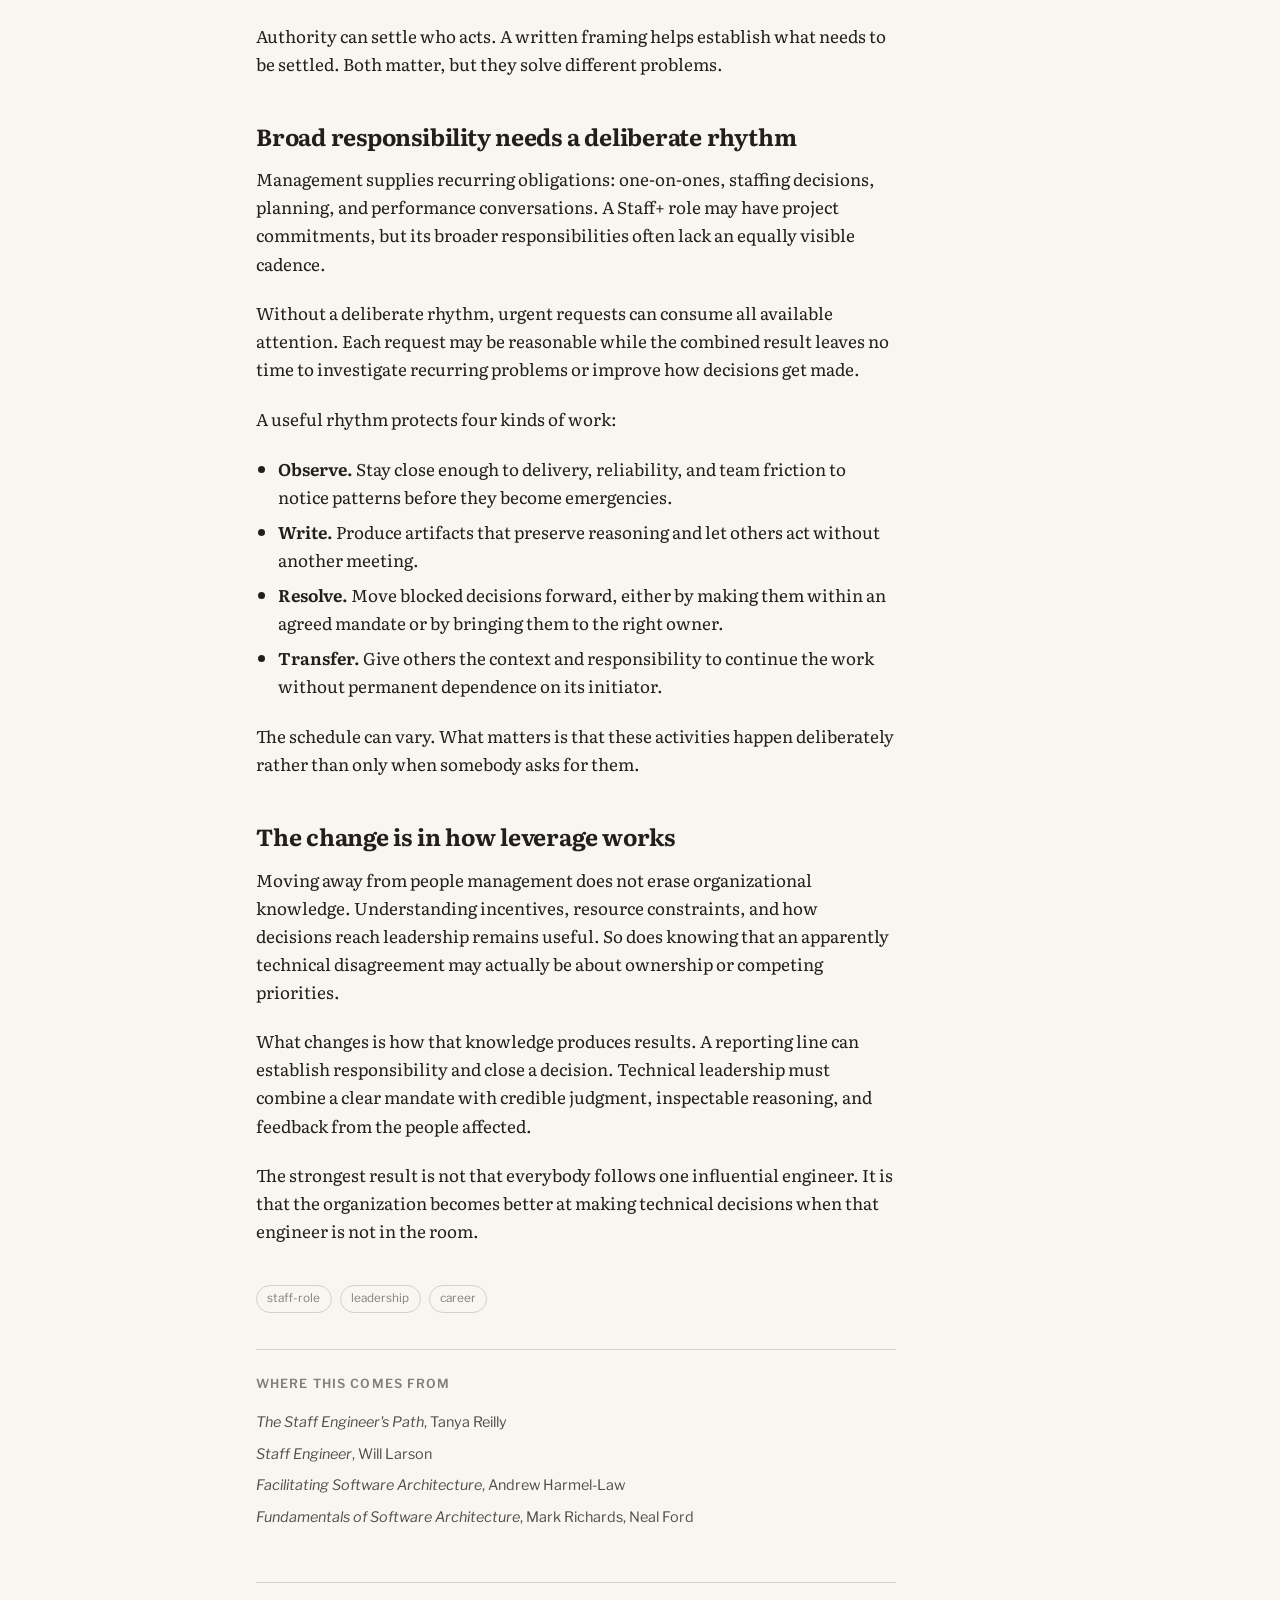
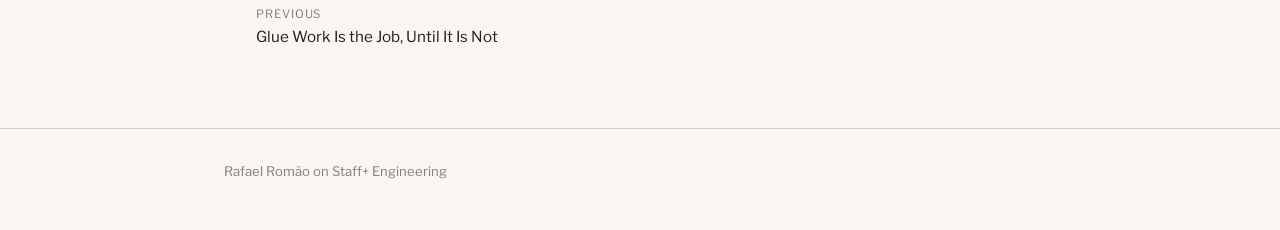
<file: blog/what-changes-when-you-stop-having-reports/index.html>
<!doctype html>
<html lang="en">
<head>
<meta charset="utf-8">
<meta name="viewport" content="width=device-width, initial-scale=1, viewport-fit=cover">
<meta name="color-scheme" content="light dark">
<meta name="theme-color" content="#f9f7f2">
<title>What Changes When You Stop Having Reports</title>
<meta name="description" content="Moving from management to a Staff+ role changes how decisions become legitimate, how technical credibility is maintained, and how scope is established. Influence needs mechanisms that authority can let you skip.">
<meta name="author" content="Rafael Romão">
<link rel="canonical" href="https://rafaelromao.github.io/blog/what-changes-when-you-stop-having-reports/">
<meta property="og:type" content="article">
<meta property="og:site_name" content="Rafael Romão on Staff+ Engineering">
<meta property="og:title" content="What Changes When You Stop Having Reports">
<meta property="og:description" content="Moving from management to a Staff+ role changes how decisions become legitimate, how technical credibility is maintained, and how scope is established. Influence needs mechanisms that authority can let you skip.">
<meta property="og:url" content="https://rafaelromao.github.io/blog/what-changes-when-you-stop-having-reports/">
<meta name="twitter:card" content="summary_large_image">
<meta name="twitter:title" content="What Changes When You Stop Having Reports">
<meta name="twitter:description" content="Moving from management to a Staff+ role changes how decisions become legitimate, how technical credibility is maintained, and how scope is established. Influence needs mechanisms that authority can let you skip.">
<link rel="alternate" type="application/rss+xml" title="Rafael Romão on Staff+ Engineering" href="https://rafaelromao.github.io/blog/rss.xml">
<link rel="icon" href="data:image/svg+xml,%3Csvg xmlns='http://www.w3.org/2000/svg' viewBox='0 0 32 32'%3E%3Crect width='32' height='32' rx='6' fill='%23a8452c'/%3E%3Ctext x='16' y='22' text-anchor='middle' font-family='Georgia,serif' font-size='18' fill='%23fbf7ef'%3ER%3C/text%3E%3C/svg%3E">
<link rel="preconnect" href="https://fonts.googleapis.com">
<link rel="preconnect" href="https://fonts.gstatic.com" crossorigin>
<link href="https://fonts.googleapis.com/css2?family=Literata:ital,opsz,wght@0,7..72,400..700;1,7..72,400..700&family=Libre+Franklin:wght@400;500;600&display=swap" rel="stylesheet">
<link rel="stylesheet" href="../blog.css">
<script>
  (function () {
    try {
      var t = localStorage.getItem("kb-theme");
      if (t === "dark" || t === "light") document.documentElement.dataset.theme = t;
    } catch (e) {}
  })();
</script>
<script type="application/ld+json">{"@context": "https://schema.org", "@type": "BlogPosting", "headline": "What Changes When You Stop Having Reports", "description": "Moving from management to a Staff+ role changes how decisions become legitimate, how technical credibility is maintained, and how scope is established. Influence needs mechanisms that authority can let you skip.", "datePublished": "2026-10-12", "url": "https://rafaelromao.github.io/blog/what-changes-when-you-stop-having-reports/", "mainEntityOfPage": "https://rafaelromao.github.io/blog/what-changes-when-you-stop-having-reports/", "wordCount": 1212, "keywords": "staff-role, leadership, career", "articleSection": "The Job", "author": {"@type": "Person", "name": "Rafael Romão", "url": "https://www.linkedin.com/in/rafaelromao/"}, "publisher": {"@type": "Person", "name": "Rafael Romão"}}</script>
</head>
<body>
<a class="skip" href="#main">Skip to content</a>
<header class="masthead">
  <a class="masthead-title" href="../">Rafael Romão on Staff+ Engineering</a>
  <nav class="masthead-nav" aria-label="Sections">
    <a href="../archive/">Archive</a>
    <a href="../about/">About</a>
    <a href="https://rafaelromao.github.io/blog/rss.xml">RSS</a>
    <button class="theme-btn" id="theme-btn" type="button" aria-label="Switch theme">
      <svg viewBox="0 0 24 24" width="19" height="19" aria-hidden="true"><path d="M13 3.5a8.5 8.5 0 1 0 7.5 12.6A7 7 0 0 1 13 3.5z" stroke="currentColor" stroke-width="1.8" fill="none" stroke-linejoin="round"/></svg>
    </button>
  </nav>
</header>
<main id="main" tabindex="-1">
<article class="post">
  <header class="post-head">
    <p class="post-meta"><span class="track">The Job</span><span class="dot">.</span>Week 4 of 52<span class="dot">.</span>5 min read</p>
    <h1>What Changes When You Stop Having Reports</h1>
    <p class="deck">Moving from management to a Staff+ role changes how decisions become legitimate, how technical credibility is maintained, and how scope is established. Influence needs mechanisms that authority can let you skip.</p>
    <p class="byline">Rafael Romão<span class="dot">.</span><time datetime="2026-10-12">12 October 2026</time></p>
  </header>
  <nav class="toc" aria-label="On this page"><p class="toc-head">On this page</p><ol><li class="toc-l2"><a href="#what-authority-supplies">What authority supplies</a></li><li class="toc-l2"><a href="#influence-needs-mechanisms">Influence needs mechanisms</a></li><li class="toc-l2"><a href="#technical-credibility-needs-contact-with-the-work">Technical credibility needs contact with the work</a></li><li class="toc-l2"><a href="#scope-becomes-something-to-establish">Scope becomes something to establish</a></li><li class="toc-l2"><a href="#broad-responsibility-needs-a-deliberate-rhythm">Broad responsibility needs a deliberate rhythm</a></li><li class="toc-l2"><a href="#the-change-is-in-how-leverage-works">The change is in how leverage works</a></li></ol></nav>
  <div class="prose">
<p>A technical disagreement can end because the argument was better. It can also end because the person making it controls priorities, staffing, or performance reviews. From inside the conversation, those outcomes can look identical.</p>
<p>That distinction matters when moving from management into a Staff+ engineering role: a senior individual-contributor role whose scope extends beyond personal delivery. The responsibility for technical direction may remain broad, but the mechanisms for getting work done change. Access, decision rights, and ownership no longer follow automatically from a reporting line.</p>
<p>The challenge is not simply learning to persuade. It is recognizing what authority supplied, then building ways to coordinate work without depending on it.</p>
<h2 id="what-authority-supplies">What authority supplies</h2>
<p>Formal authority does several useful jobs at once.</p>
<p><strong>It makes decisions final.</strong> A manager can settle a disagreement even when the participants remain unconvinced. That ability prevents endless debate, but closure is not evidence that the underlying trade-off was understood.</p>
<p><strong>It provides access.</strong> Reporting structures bring people into planning and prioritization conversations. Being present early matters: a decision is much cheaper to shape before teams have committed to it than afterward.</p>
<p><strong>It establishes scope.</strong> A cross-team problem inside a manager's area comes with a recognizable mandate. An individual contributor may see the same problem without an equally clear agreement about who should act.</p>
<p><strong>It makes organizational changes available.</strong> Changing responsibilities or reporting lines can resolve coordination problems. It can also move a problem without fixing the unclear interface, conflicting incentives, or missing decision that caused it.</p>
<p>These are real capabilities, not shortcuts that good leaders should refuse. But they can obscure the distinction between cooperation produced by a useful proposal and cooperation produced by the cost of saying no.</p>
<p>Adoption is a useful test. A tool introduced by someone who controls priorities may spread because it helps, because it is expected, or both. When adoption is voluntary, the tool has to earn its place in somebody else's workflow. The difference reveals something about the tool, its fit, and the support around it—not just the persuasiveness of its author.</p>
<h2 id="influence-needs-mechanisms">Influence needs mechanisms</h2>
<p>Relationships and persuasion matter, but neither is a complete operating model. Coordination also needs a way to expose decisions, gather relevant evidence, and correct mistakes.</p>
<p><strong>Make decisions visible while they are open.</strong> Announcing a finished decision invites acceptance or resistance. Sharing the problem, constraints, and proposed direction early invites information that can still improve it. A short written proposal gives people something concrete to challenge without requiring them to have been in every conversation.</p>
<p><strong>Seek the advice that could change the answer.</strong> General requests for feedback tend to reach whoever has time or already agrees. Deliberate consultation reaches the people who understand the operational cost, the dependency, or the failure mode. Advice does not require unanimous consent. It requires a decider to encounter relevant objections and explain how they were handled.</p>
<p><strong>Connect decisions to consequences.</strong> If one group chooses and another group operates the result, feedback has to cross that boundary. Incident findings, support burden, delivery friction, and actual usage should reach the people shaping the next decision. Otherwise the decision process learns very little from being wrong.</p>
<p>These mechanisms make influence less dependent on personal presence. The reasoning can be inspected, the decision owner can be identified, and the result can be revisited.</p>
<p>They also need support from formal leadership. If every uncomfortable local decision triggers an unannounced veto, people learn to seek private approval before acting. Delegated decision rights become credible when the boundaries are clear and leadership uses those boundaries consistently.</p>
<h2 id="technical-credibility-needs-contact-with-the-work">Technical credibility needs contact with the work</h2>
<p>Management and Staff+ engineering place different demands on technical judgment. A manager can create substantial value through staffing, coaching, and organizational design without knowing every implementation detail. A Staff+ engineer's recommendations need enough grounding in the system to survive contact with it.</p>
<p>That does not mean writing as much code as possible. Owning a critical-path component can create the opposite problem: every cross-team discussion pulls its author away from work that nobody else can finish. Technical credibility rises while organizational leverage falls.</p>
<p>The better question is which forms of hands-on work keep judgment current without making delivery depend on one person's availability.</p>
<div class="table-wrap"><table><thead><tr><th>Hands-on work</th><th>What it provides</th><th>What to watch for</th></tr></thead><tbody><tr><td>Prototypes and spikes</td><td>Evidence about uncertain constraints</td><td>A prototype quietly becoming a production dependency</td></tr><tr><td>Code and design review</td><td>Current context and opportunities to teach</td><td>Becoming the mandatory reviewer</td></tr><tr><td>Small fixes and debugging</td><td>Direct contact with implementation and failure modes</td><td>Displacing work better owned by the team</td></tr><tr><td>Tooling, tests, and developer experience</td><td>Improvements to other people's feedback loops</td><td>Creating a tool only its author can maintain</td></tr><tr><td>Critical-path implementation</td><td>Deep knowledge of a component</td><td>Delivery stalling whenever broader responsibilities intervene</td></tr></tbody></table></div>
<p>The floor is set by the quality of judgment, not the volume of output. Can the engineer test an assumption against the code? Follow a production failure? Recognize when an abstraction makes ordinary changes harder? Those are more useful questions than a target number of commits.</p>
<p>Operational exposure matters for the same reason. Seeing how a system fails and what recovery costs can correct a design opinion that looks convincing in a document.</p>
<h2 id="scope-becomes-something-to-establish">Scope becomes something to establish</h2>
<p>Cross-team technical work often starts before there is an agreed problem statement. Several teams see different symptoms, ownership is unclear, and the requested solution may assume an answer that has not been tested.</p>
<p>The useful contribution is to shorten that ambiguity. But ambiguity is not one condition, and the first move depends on what is missing.</p>
<div class="table-wrap"><table><thead><tr><th>What is missing</th><th>How it presents</th><th>A useful first move</th></tr></thead><tbody><tr><td>The goal</td><td>Nobody can state what success would look like</td><td>Draft an outcome and ask affected people to correct it</td></tr><tr><td>The owner</td><td>Everyone assumes somebody else decides</td><td>Propose a decision owner and confirm their mandate</td></tr><tr><td>The constraints</td><td>Budget, deadline, and quality expectations are unstated</td><td>Write down the constraints the proposal assumes</td></tr><tr><td>The information</td><td>The answer depends on something nobody knows</td><td>Design a small experiment that could resolve it</td></tr></tbody></table></div>
<p>Writing is useful here because it makes disagreement possible. "We need alignment" is difficult to act on. "This proposal assumes the existing service owns reconciliation" gives the relevant team a specific claim to accept or challenge.</p>
<p>Silence is not consent, especially when a decision commits other teams to work. The purpose of an assumption memo is to expose uncertainty and find the right participants, not to manufacture permission. Reversible investigation can often proceed while ownership is clarified; consequential commitments need an explicit decision.</p>
<p>Authority can settle who acts. A written framing helps establish what needs to be settled. Both matter, but they solve different problems.</p>
<h2 id="broad-responsibility-needs-a-deliberate-rhythm">Broad responsibility needs a deliberate rhythm</h2>
<p>Management supplies recurring obligations: one-on-ones, staffing decisions, planning, and performance conversations. A Staff+ role may have project commitments, but its broader responsibilities often lack an equally visible cadence.</p>
<p>Without a deliberate rhythm, urgent requests can consume all available attention. Each request may be reasonable while the combined result leaves no time to investigate recurring problems or improve how decisions get made.</p>
<p>A useful rhythm protects four kinds of work:</p>
<ul><li><strong>Observe.</strong> Stay close enough to delivery, reliability, and team friction to notice patterns before they become emergencies.</li><li><strong>Write.</strong> Produce artifacts that preserve reasoning and let others act without another meeting.</li><li><strong>Resolve.</strong> Move blocked decisions forward, either by making them within an agreed mandate or by bringing them to the right owner.</li><li><strong>Transfer.</strong> Give others the context and responsibility to continue the work without permanent dependence on its initiator.</li></ul>
<p>The schedule can vary. What matters is that these activities happen deliberately rather than only when somebody asks for them.</p>
<h2 id="the-change-is-in-how-leverage-works">The change is in how leverage works</h2>
<p>Moving away from people management does not erase organizational knowledge. Understanding incentives, resource constraints, and how decisions reach leadership remains useful. So does knowing that an apparently technical disagreement may actually be about ownership or competing priorities.</p>
<p>What changes is how that knowledge produces results. A reporting line can establish responsibility and close a decision. Technical leadership must combine a clear mandate with credible judgment, inspectable reasoning, and feedback from the people affected.</p>
<p>The strongest result is not that everybody follows one influential engineer. It is that the organization becomes better at making technical decisions when that engineer is not in the room.</p>
  </div>
  <ul class="tags"><li>staff-role</li><li>leadership</li><li>career</li></ul>
  <section class="apparatus"><h2>Where this comes from</h2><ul class="source-list"><li><cite><a href="https://www.goodreads.com/search?q=The+Staff+Engineer%27s+Path+Tanya+Reilly" rel="noopener">The Staff Engineer&#x27;s Path</a></cite>, Tanya Reilly</li><li><cite><a href="https://www.goodreads.com/search?q=Staff+Engineer+Will+Larson" rel="noopener">Staff Engineer</a></cite>, Will Larson</li><li><cite><a href="https://www.goodreads.com/search?q=Facilitating+Software+Architecture+Andrew+Harmel-Law" rel="noopener">Facilitating Software Architecture</a></cite>, Andrew Harmel-Law</li><li><cite><a href="https://www.goodreads.com/search?q=Fundamentals+of+Software+Architecture+Mark+Richards" rel="noopener">Fundamentals of Software Architecture</a></cite>, Mark Richards, Neal Ford</li></ul></section>
  <nav class="prevnext" aria-label="More articles"><a class="pn prev" href="../glue-work-is-the-job-until-it-is-not/"><span>Previous</span>Glue Work Is the Job, Until It Is Not</a></nav>
</article>
</main>
<footer class="site-foot">
  <p>Rafael Romão on Staff+ Engineering</p>
</footer>
<script>
  (function () {
    var btn = document.getElementById("theme-btn");
    if (!btn) return;
    btn.addEventListener("click", function () {
      var root = document.documentElement;
      var dark = root.dataset.theme
        ? root.dataset.theme === "dark"
        : matchMedia("(prefers-color-scheme: dark)").matches;
      root.dataset.theme = dark ? "light" : "dark";
      try { localStorage.setItem("kb-theme", root.dataset.theme); } catch (e) {}
    });
  })();
</script>
</body>
</html>
</file>
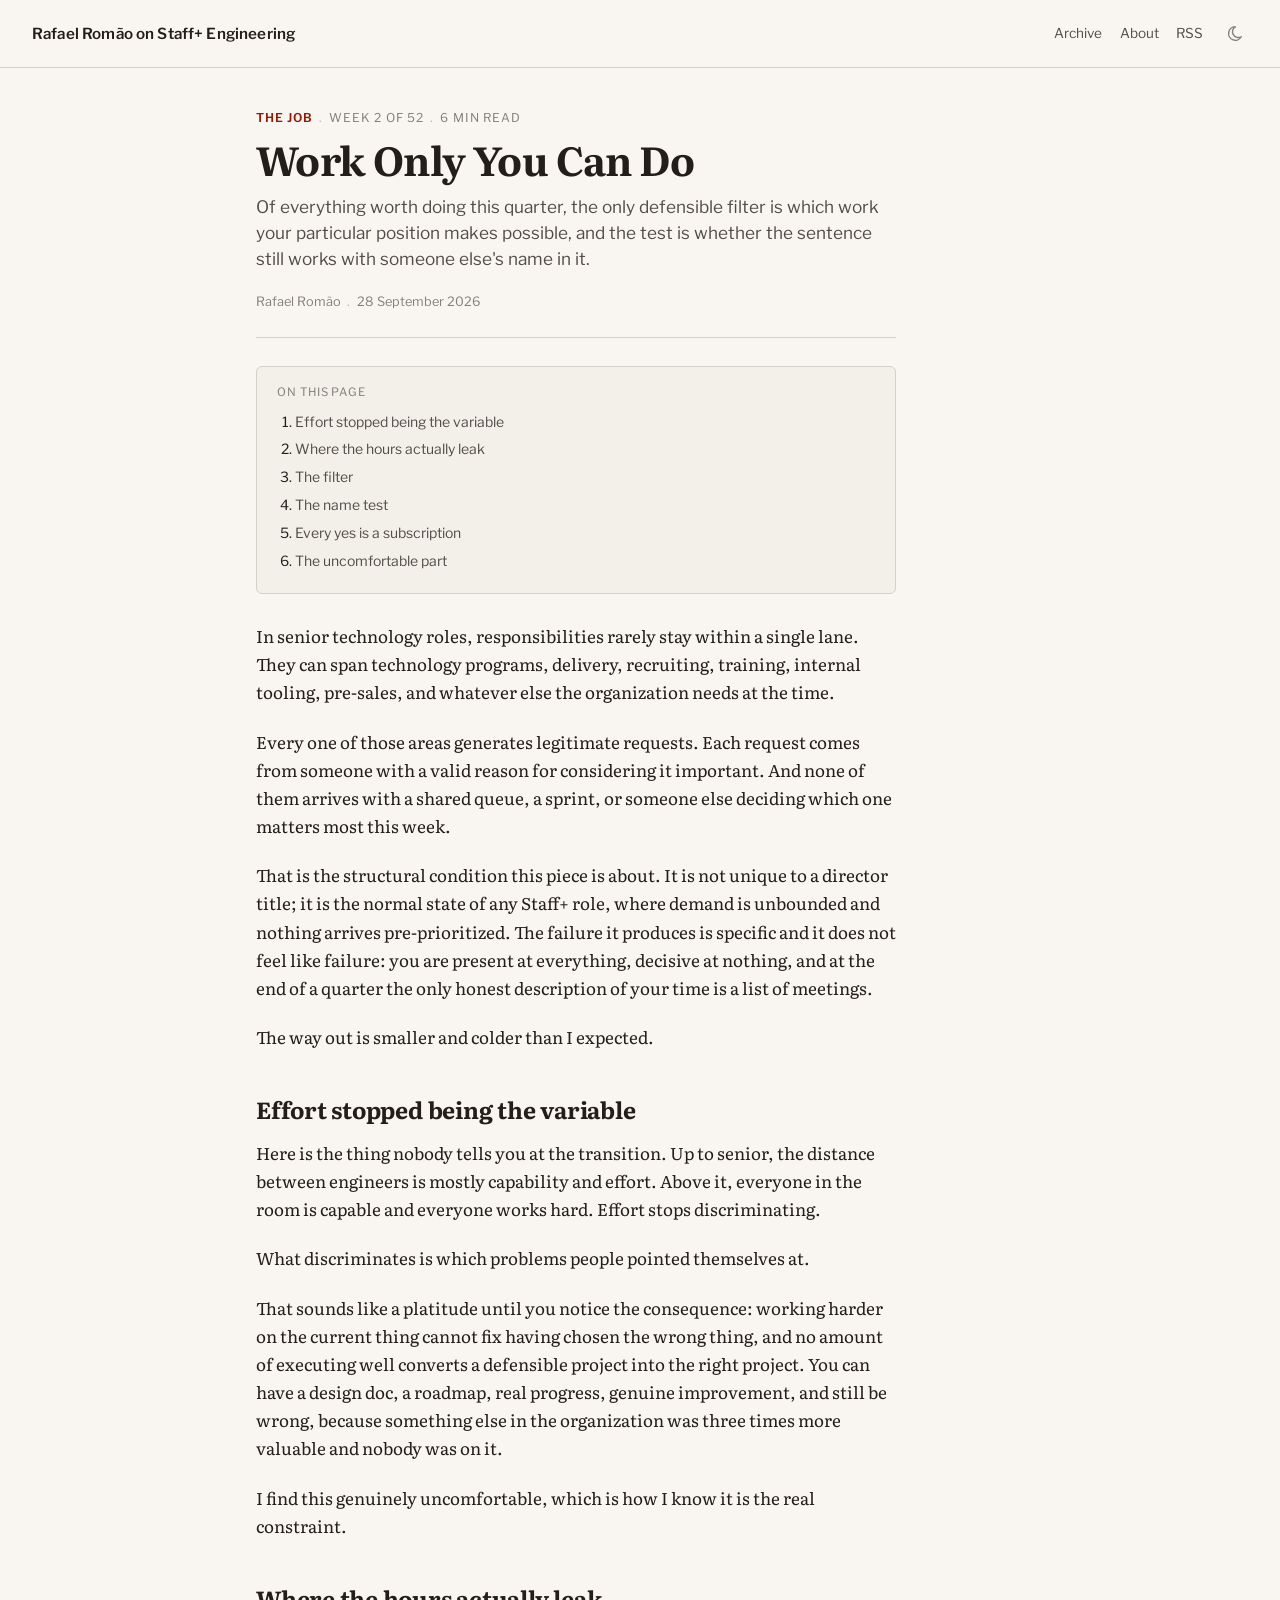
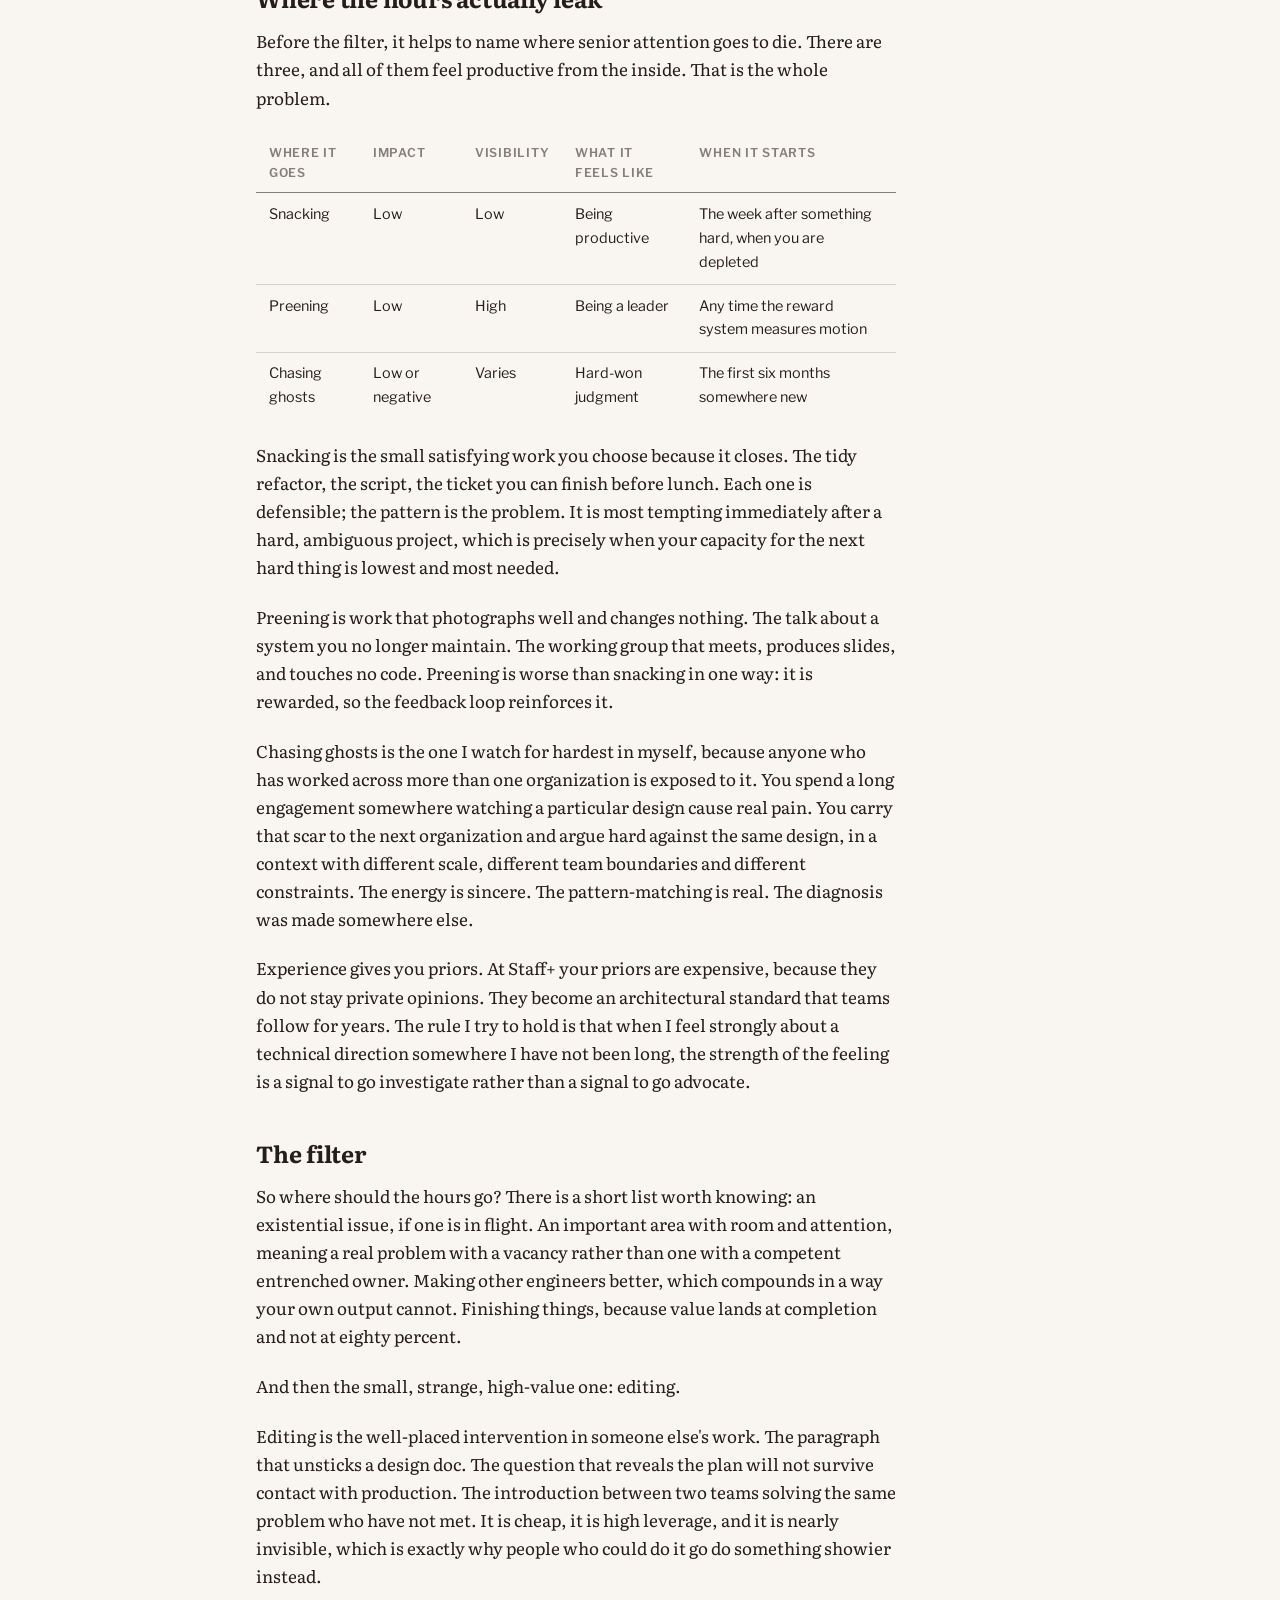
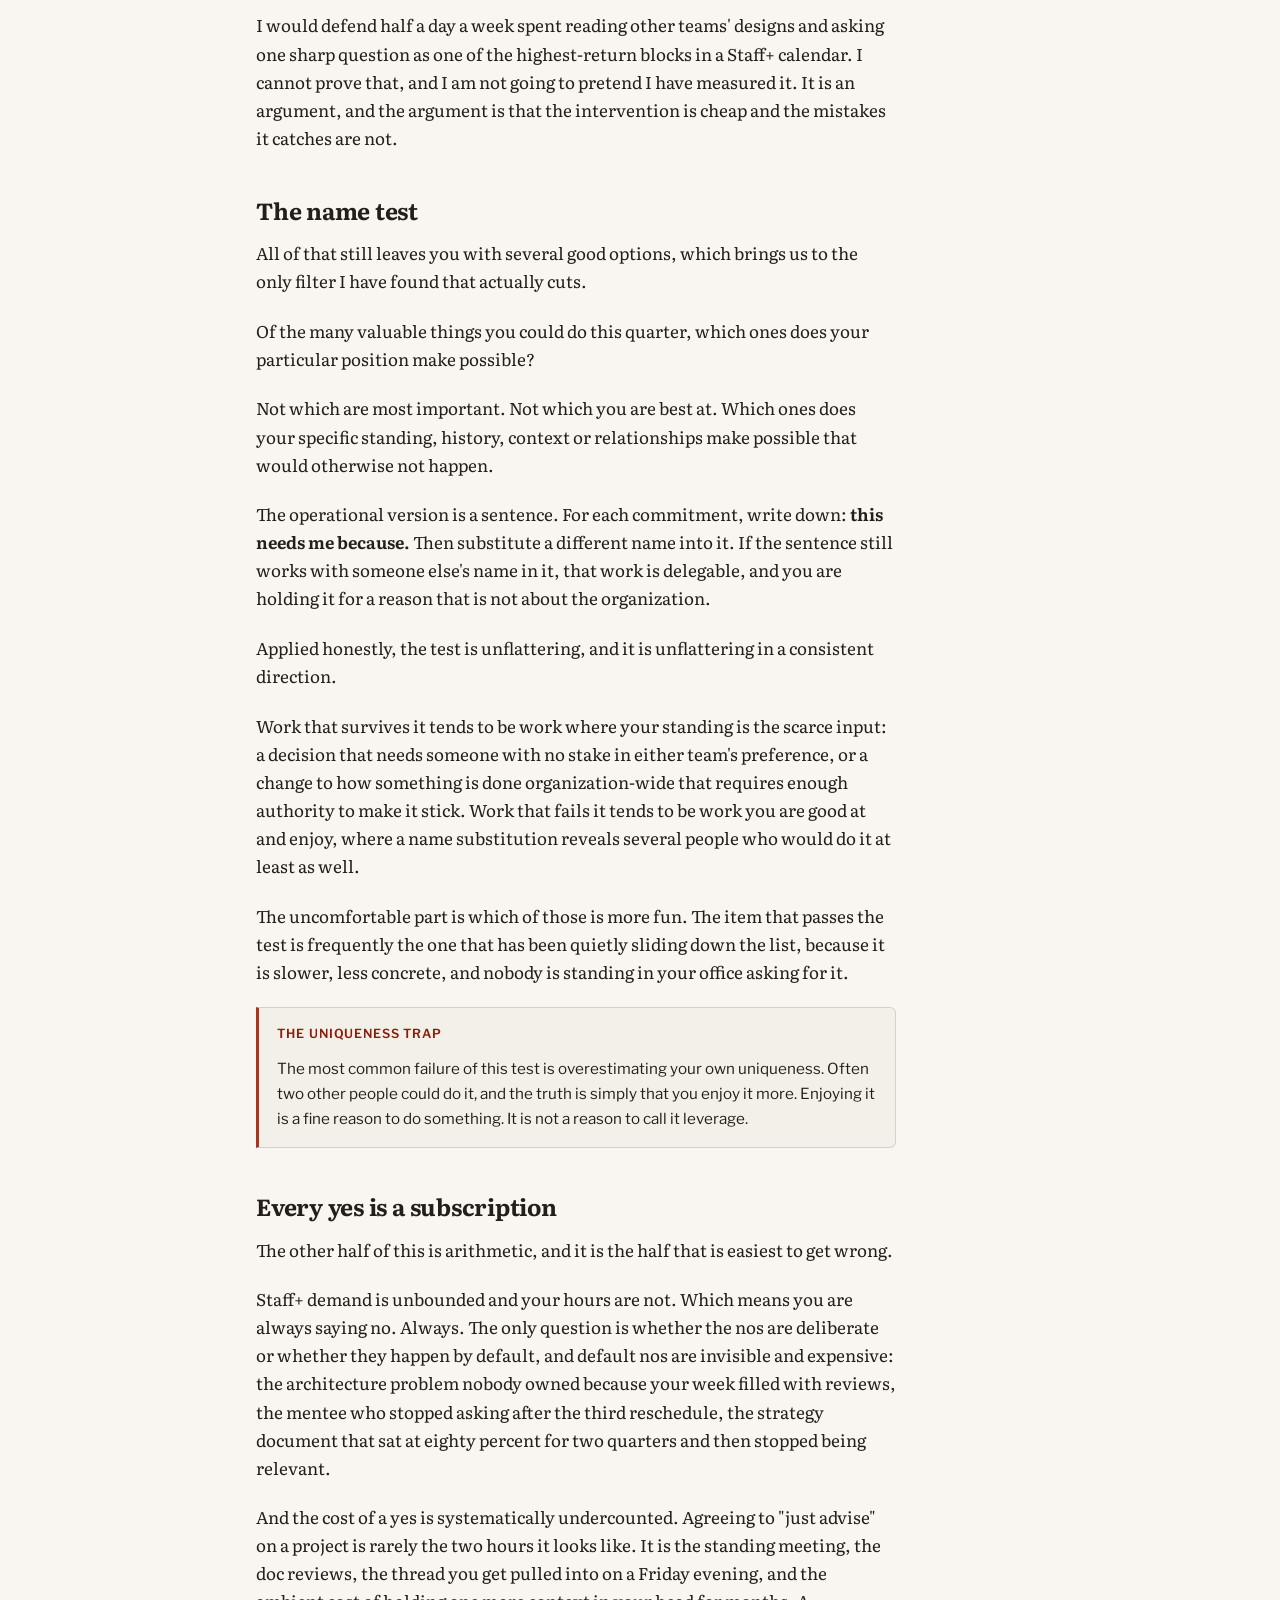
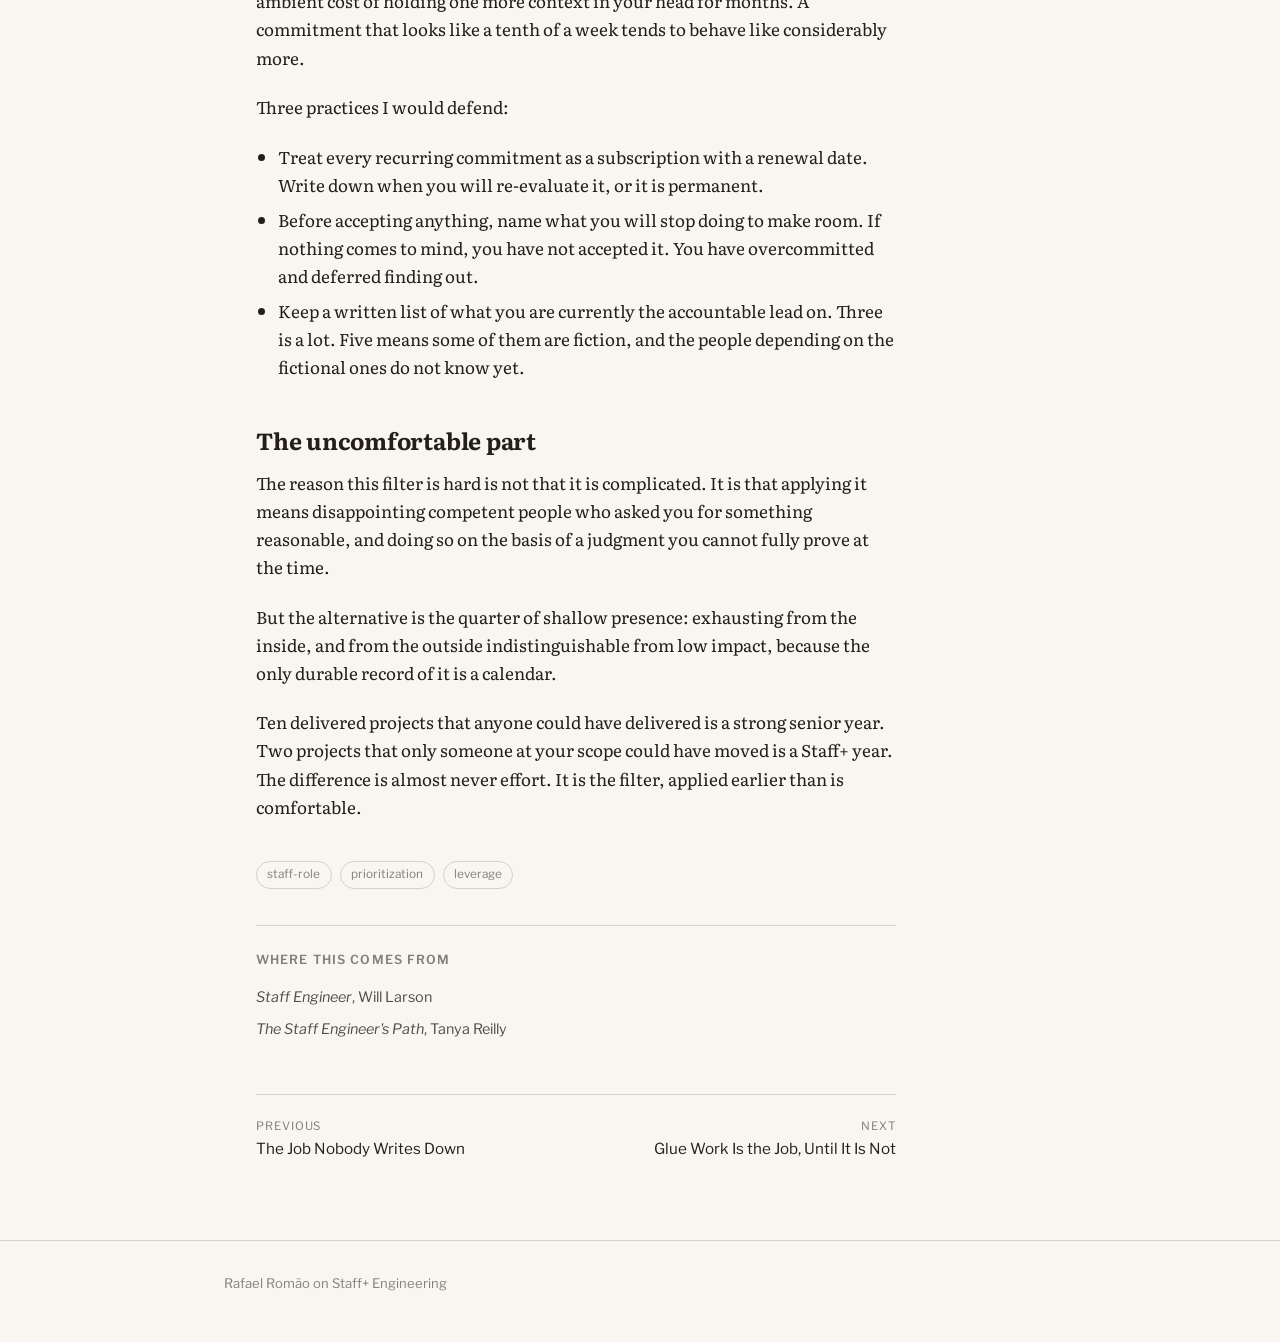
<file: blog/work-only-you-can-do/index.html>
<!doctype html>
<html lang="en">
<head>
<meta charset="utf-8">
<meta name="viewport" content="width=device-width, initial-scale=1, viewport-fit=cover">
<meta name="color-scheme" content="light dark">
<meta name="theme-color" content="#f9f7f2">
<title>Work Only You Can Do</title>
<meta name="description" content="Of everything worth doing this quarter, the only defensible filter is which work your particular position makes possible, and the test is whether the sentence still works with someone else&#x27;s name in it.">
<meta name="author" content="Rafael Romão">
<link rel="canonical" href="https://rafaelromao.github.io/blog/work-only-you-can-do/">
<meta property="og:type" content="article">
<meta property="og:site_name" content="Rafael Romão on Staff+ Engineering">
<meta property="og:title" content="Work Only You Can Do">
<meta property="og:description" content="Of everything worth doing this quarter, the only defensible filter is which work your particular position makes possible, and the test is whether the sentence still works with someone else&#x27;s name in it.">
<meta property="og:url" content="https://rafaelromao.github.io/blog/work-only-you-can-do/">
<meta name="twitter:card" content="summary_large_image">
<meta name="twitter:title" content="Work Only You Can Do">
<meta name="twitter:description" content="Of everything worth doing this quarter, the only defensible filter is which work your particular position makes possible, and the test is whether the sentence still works with someone else&#x27;s name in it.">
<link rel="alternate" type="application/rss+xml" title="Rafael Romão on Staff+ Engineering" href="https://rafaelromao.github.io/blog/rss.xml">
<link rel="icon" href="data:image/svg+xml,%3Csvg xmlns='http://www.w3.org/2000/svg' viewBox='0 0 32 32'%3E%3Crect width='32' height='32' rx='6' fill='%23a8452c'/%3E%3Ctext x='16' y='22' text-anchor='middle' font-family='Georgia,serif' font-size='18' fill='%23fbf7ef'%3ER%3C/text%3E%3C/svg%3E">
<link rel="preconnect" href="https://fonts.googleapis.com">
<link rel="preconnect" href="https://fonts.gstatic.com" crossorigin>
<link href="https://fonts.googleapis.com/css2?family=Literata:ital,opsz,wght@0,7..72,400..700;1,7..72,400..700&family=Libre+Franklin:wght@400;500;600&display=swap" rel="stylesheet">
<link rel="stylesheet" href="../blog.css">
<script>
  (function () {
    try {
      var t = localStorage.getItem("kb-theme");
      if (t === "dark" || t === "light") document.documentElement.dataset.theme = t;
    } catch (e) {}
  })();
</script>
<script type="application/ld+json">{"@context": "https://schema.org", "@type": "BlogPosting", "headline": "Work Only You Can Do", "description": "Of everything worth doing this quarter, the only defensible filter is which work your particular position makes possible, and the test is whether the sentence still works with someone else's name in it.", "datePublished": "2026-09-28", "url": "https://rafaelromao.github.io/blog/work-only-you-can-do/", "mainEntityOfPage": "https://rafaelromao.github.io/blog/work-only-you-can-do/", "wordCount": 1424, "keywords": "staff-role, prioritization, leverage", "articleSection": "The Job", "author": {"@type": "Person", "name": "Rafael Romão", "url": "https://www.linkedin.com/in/rafaelromao/"}, "publisher": {"@type": "Person", "name": "Rafael Romão"}}</script>
</head>
<body>
<a class="skip" href="#main">Skip to content</a>
<header class="masthead">
  <a class="masthead-title" href="../">Rafael Romão on Staff+ Engineering</a>
  <nav class="masthead-nav" aria-label="Sections">
    <a href="../archive/">Archive</a>
    <a href="../about/">About</a>
    <a href="https://rafaelromao.github.io/blog/rss.xml">RSS</a>
    <button class="theme-btn" id="theme-btn" type="button" aria-label="Switch theme">
      <svg viewBox="0 0 24 24" width="19" height="19" aria-hidden="true"><path d="M13 3.5a8.5 8.5 0 1 0 7.5 12.6A7 7 0 0 1 13 3.5z" stroke="currentColor" stroke-width="1.8" fill="none" stroke-linejoin="round"/></svg>
    </button>
  </nav>
</header>
<main id="main" tabindex="-1">
<article class="post">
  <header class="post-head">
    <p class="post-meta"><span class="track">The Job</span><span class="dot">.</span>Week 2 of 52<span class="dot">.</span>6 min read</p>
    <h1>Work Only You Can Do</h1>
    <p class="deck">Of everything worth doing this quarter, the only defensible filter is which work your particular position makes possible, and the test is whether the sentence still works with someone else&#x27;s name in it.</p>
    <p class="byline">Rafael Romão<span class="dot">.</span><time datetime="2026-09-28">28 September 2026</time></p>
  </header>
  <nav class="toc" aria-label="On this page"><p class="toc-head">On this page</p><ol><li class="toc-l2"><a href="#effort-stopped-being-the-variable">Effort stopped being the variable</a></li><li class="toc-l2"><a href="#where-the-hours-actually-leak">Where the hours actually leak</a></li><li class="toc-l2"><a href="#the-filter">The filter</a></li><li class="toc-l2"><a href="#the-name-test">The name test</a></li><li class="toc-l2"><a href="#every-yes-is-a-subscription">Every yes is a subscription</a></li><li class="toc-l2"><a href="#the-uncomfortable-part">The uncomfortable part</a></li></ol></nav>
  <div class="prose">
<p>In senior technology roles, responsibilities rarely stay within a single lane. They can span technology programs, delivery, recruiting, training, internal tooling, pre-sales, and whatever else the organization needs at the time.</p>
<p>Every one of those areas generates legitimate requests. Each request comes from someone with a valid reason for considering it important. And none of them arrives with a shared queue, a sprint, or someone else deciding which one matters most this week.</p>
<p>That is the structural condition this piece is about. It is not unique to a director title; it is the normal state of any Staff+ role, where demand is unbounded and nothing arrives pre-prioritized. The failure it produces is specific and it does not feel like failure: you are present at everything, decisive at nothing, and at the end of a quarter the only honest description of your time is a list of meetings.</p>
<p>The way out is smaller and colder than I expected.</p>
<h2 id="effort-stopped-being-the-variable">Effort stopped being the variable</h2>
<p>Here is the thing nobody tells you at the transition. Up to senior, the distance between engineers is mostly capability and effort. Above it, everyone in the room is capable and everyone works hard. Effort stops discriminating.</p>
<p>What discriminates is which problems people pointed themselves at.</p>
<p>That sounds like a platitude until you notice the consequence: working harder on the current thing cannot fix having chosen the wrong thing, and no amount of executing well converts a defensible project into the right project. You can have a design doc, a roadmap, real progress, genuine improvement, and still be wrong, because something else in the organization was three times more valuable and nobody was on it.</p>
<p>I find this genuinely uncomfortable, which is how I know it is the real constraint.</p>
<h2 id="where-the-hours-actually-leak">Where the hours actually leak</h2>
<p>Before the filter, it helps to name where senior attention goes to die. There are three, and all of them feel productive from the inside. That is the whole problem.</p>
<div class="table-wrap"><table><thead><tr><th>Where it goes</th><th>Impact</th><th>Visibility</th><th>What it feels like</th><th>When it starts</th></tr></thead><tbody><tr><td>Snacking</td><td>Low</td><td>Low</td><td>Being productive</td><td>The week after something hard, when you are depleted</td></tr><tr><td>Preening</td><td>Low</td><td>High</td><td>Being a leader</td><td>Any time the reward system measures motion</td></tr><tr><td>Chasing ghosts</td><td>Low or negative</td><td>Varies</td><td>Hard-won judgment</td><td>The first six months somewhere new</td></tr></tbody></table></div>
<p>Snacking is the small satisfying work you choose because it closes. The tidy refactor, the script, the ticket you can finish before lunch. Each one is defensible; the pattern is the problem. It is most tempting immediately after a hard, ambiguous project, which is precisely when your capacity for the next hard thing is lowest and most needed.</p>
<p>Preening is work that photographs well and changes nothing. The talk about a system you no longer maintain. The working group that meets, produces slides, and touches no code. Preening is worse than snacking in one way: it is rewarded, so the feedback loop reinforces it.</p>
<p>Chasing ghosts is the one I watch for hardest in myself, because anyone who has worked across more than one organization is exposed to it. You spend a long engagement somewhere watching a particular design cause real pain. You carry that scar to the next organization and argue hard against the same design, in a context with different scale, different team boundaries and different constraints. The energy is sincere. The pattern-matching is real. The diagnosis was made somewhere else.</p>
<p>Experience gives you priors. At Staff+ your priors are expensive, because they do not stay private opinions. They become an architectural standard that teams follow for years. The rule I try to hold is that when I feel strongly about a technical direction somewhere I have not been long, the strength of the feeling is a signal to go investigate rather than a signal to go advocate.</p>
<h2 id="the-filter">The filter</h2>
<p>So where should the hours go? There is a short list worth knowing: an existential issue, if one is in flight. An important area with room and attention, meaning a real problem with a vacancy rather than one with a competent entrenched owner. Making other engineers better, which compounds in a way your own output cannot. Finishing things, because value lands at completion and not at eighty percent.</p>
<p>And then the small, strange, high-value one: editing.</p>
<p>Editing is the well-placed intervention in someone else's work. The paragraph that unsticks a design doc. The question that reveals the plan will not survive contact with production. The introduction between two teams solving the same problem who have not met. It is cheap, it is high leverage, and it is nearly invisible, which is exactly why people who could do it go do something showier instead.</p>
<p>I would defend half a day a week spent reading other teams' designs and asking one sharp question as one of the highest-return blocks in a Staff+ calendar. I cannot prove that, and I am not going to pretend I have measured it. It is an argument, and the argument is that the intervention is cheap and the mistakes it catches are not.</p>
<h2 id="the-name-test">The name test</h2>
<p>All of that still leaves you with several good options, which brings us to the only filter I have found that actually cuts.</p>
<p>Of the many valuable things you could do this quarter, which ones does your particular position make possible?</p>
<p>Not which are most important. Not which you are best at. Which ones does your specific standing, history, context or relationships make possible that would otherwise not happen.</p>
<p>The operational version is a sentence. For each commitment, write down: <strong>this needs me because.</strong> Then substitute a different name into it. If the sentence still works with someone else's name in it, that work is delegable, and you are holding it for a reason that is not about the organization.</p>
<p>Applied honestly, the test is unflattering, and it is unflattering in a consistent direction.</p>
<p>Work that survives it tends to be work where your standing is the scarce input: a decision that needs someone with no stake in either team's preference, or a change to how something is done organization-wide that requires enough authority to make it stick. Work that fails it tends to be work you are good at and enjoy, where a name substitution reveals several people who would do it at least as well.</p>
<p>The uncomfortable part is which of those is more fun. The item that passes the test is frequently the one that has been quietly sliding down the list, because it is slower, less concrete, and nobody is standing in your office asking for it.</p>
<aside class="callout callout-warning"><p class="callout-title">The uniqueness trap</p><p>The most common failure of this test is overestimating your own uniqueness. Often two other people could do it, and the truth is simply that you enjoy it more. Enjoying it is a fine reason to do something. It is not a reason to call it leverage.</p></aside>
<h2 id="every-yes-is-a-subscription">Every yes is a subscription</h2>
<p>The other half of this is arithmetic, and it is the half that is easiest to get wrong.</p>
<p>Staff+ demand is unbounded and your hours are not. Which means you are always saying no. Always. The only question is whether the nos are deliberate or whether they happen by default, and default nos are invisible and expensive: the architecture problem nobody owned because your week filled with reviews, the mentee who stopped asking after the third reschedule, the strategy document that sat at eighty percent for two quarters and then stopped being relevant.</p>
<p>And the cost of a yes is systematically undercounted. Agreeing to "just advise" on a project is rarely the two hours it looks like. It is the standing meeting, the doc reviews, the thread you get pulled into on a Friday evening, and the ambient cost of holding one more context in your head for months. A commitment that looks like a tenth of a week tends to behave like considerably more.</p>
<p>Three practices I would defend:</p>
<ul><li>Treat every recurring commitment as a subscription with a renewal date. Write down when you will re-evaluate it, or it is permanent.</li><li>Before accepting anything, name what you will stop doing to make room. If nothing comes to mind, you have not accepted it. You have overcommitted and deferred finding out.</li><li>Keep a written list of what you are currently the accountable lead on. Three is a lot. Five means some of them are fiction, and the people depending on the fictional ones do not know yet.</li></ul>
<h2 id="the-uncomfortable-part">The uncomfortable part</h2>
<p>The reason this filter is hard is not that it is complicated. It is that applying it means disappointing competent people who asked you for something reasonable, and doing so on the basis of a judgment you cannot fully prove at the time.</p>
<p>But the alternative is the quarter of shallow presence: exhausting from the inside, and from the outside indistinguishable from low impact, because the only durable record of it is a calendar.</p>
<p>Ten delivered projects that anyone could have delivered is a strong senior year. Two projects that only someone at your scope could have moved is a Staff+ year. The difference is almost never effort. It is the filter, applied earlier than is comfortable.</p>
  </div>
  <ul class="tags"><li>staff-role</li><li>prioritization</li><li>leverage</li></ul>
  <section class="apparatus"><h2>Where this comes from</h2><ul class="source-list"><li><cite><a href="https://www.goodreads.com/search?q=Staff+Engineer+Will+Larson" rel="noopener">Staff Engineer</a></cite>, Will Larson</li><li><cite><a href="https://www.goodreads.com/search?q=The+Staff+Engineer%27s+Path+Tanya+Reilly" rel="noopener">The Staff Engineer&#x27;s Path</a></cite>, Tanya Reilly</li></ul></section>
  <nav class="prevnext" aria-label="More articles"><a class="pn prev" href="../the-job-nobody-writes-down/"><span>Previous</span>The Job Nobody Writes Down</a><a class="pn next" href="../glue-work-is-the-job-until-it-is-not/"><span>Next</span>Glue Work Is the Job, Until It Is Not</a></nav>
</article>
</main>
<footer class="site-foot">
  <p>Rafael Romão on Staff+ Engineering</p>
</footer>
<script>
  (function () {
    var btn = document.getElementById("theme-btn");
    if (!btn) return;
    btn.addEventListener("click", function () {
      var root = document.documentElement;
      var dark = root.dataset.theme
        ? root.dataset.theme === "dark"
        : matchMedia("(prefers-color-scheme: dark)").matches;
      root.dataset.theme = dark ? "light" : "dark";
      try { localStorage.setItem("kb-theme", root.dataset.theme); } catch (e) {}
    });
  })();
</script>
</body>
</html>
</file>
<file: assets/site.css>
/* rafaelromao.github.io
   Shares the design system used by the blog at /blog: paper and rust in light,
   Tokyo Night in dark, Literata for reading and Libre Franklin for apparatus.
   The page grammar is a datasheet set in boxes: each entry is a card on the
   paper, long prose stacks in one column, short entries tile in a grid.
   No framework, no build step. */

:root {
  /* Inherited from the blog's token set so the two halves read as one site. */
  --paper: oklch(0.975 0.008 85);
  --paper-2: oklch(0.955 0.010 85);
  --paper-3: oklch(0.925 0.012 85);
  --ink: oklch(0.24 0.012 60);
  --ink-2: oklch(0.42 0.012 60);
  /* Clears AA on --paper, --paper-2 and --paper-3: the rail and the code
     blocks sit on the darker two, where the page ground alone is not the test. */
  --ink-3: oklch(0.51 0.010 60);
  --rule: oklch(0.86 0.010 80);
  --accent: oklch(0.50 0.16 32);
  --accent-ink: oklch(0.42 0.15 32);
  --accent-wash: oklch(0.94 0.035 40);
  /* Career-page additions. */
  --rule-strong: oklch(0.72 0.012 80);
  --accent-quiet: oklch(0.72 0.09 34);
  /* Cards: a lifted surface, a hairline and a shadow that only light mode needs. */
  --surface: oklch(0.995 0.004 85);
  --shadow: 0 1px 2px oklch(0.24 0.012 60 / 0.06), 0 4px 16px oklch(0.24 0.012 60 / 0.05);
  --radius: 0.6rem;
  --card-pad: clamp(1rem, 2.5vw, 1.5rem);

  --font-read: "Literata", Georgia, "Iowan Old Style", "Times New Roman", serif;
  --font-ui: "Libre Franklin", system-ui, -apple-system, "Segoe UI", Roboto, sans-serif;
  --font-code: ui-monospace, "SF Mono", Menlo, Consolas, "Liberation Mono", monospace;

  --measure: 40rem;
  --content: 62rem;
  --gutter: 8.5rem;
  --pad: 1.25rem;
  --rail: 16.5rem;
  --ease: cubic-bezier(0.22, 1, 0.36, 1);
  --dur: 420ms;

  color-scheme: light;
}

@media (prefers-color-scheme: dark) {
  :root:not([data-theme="light"]) {
    --paper: #1a1b26;
    --paper-2: #16161e;
    --paper-3: #24283b;
    --ink: #c0caf5;
    --ink-2: #a9b1d6;
    --ink-3: #868eb8;
    --rule: #2f3549;
    --rule-strong: #3d4460;
    --accent: #7aa2f7;
    --accent-ink: #7dcfff;
    --accent-wash: #283457;
    --accent-quiet: #4c6bb5;
    --surface: #1f2335;
    --shadow: none;
    color-scheme: dark;
  }
}
:root[data-theme="dark"] {
  --paper: #1a1b26;
  --paper-2: #16161e;
  --paper-3: #24283b;
  --ink: #c0caf5;
  --ink-2: #a9b1d6;
  --ink-3: #868eb8;
  --rule: #2f3549;
  --rule-strong: #3d4460;
  --accent: #7aa2f7;
  --accent-ink: #7dcfff;
  --accent-wash: #283457;
  --accent-quiet: #4c6bb5;
  --surface: #1f2335;
  --shadow: none;
  color-scheme: dark;
}

@media (prefers-reduced-motion: reduce) { :root { --dur: 0ms; } }

/* ---------- base ---------- */
*, *::before, *::after { box-sizing: border-box; }
/* No scroll-behavior on the root scroller: applied there it also smooths
   wheel and keyboard scrolling, where queued animations fight the browser's
   native momentum and the page suddenly accelerates. Anchor links get their
   smooth motion from site.js instead, which leaves normal scrolling native. */
html { -webkit-text-size-adjust: 100%; }
/* Scale the whole design up once there is a sidebar and a desk-sized screen.
   Measure and spacing are in rem too, so characters per line stay put: this is
   a zoom, not a reflow. Media queries resolve rem against the initial 16px, so
   the breakpoint itself does not move. */
@media (min-width: 64rem) { html { font-size: 112.5%; } }
@media (min-width: 100rem) { html { font-size: 118.75%; } }

body {
  margin: 0;
  background: var(--paper);
  color: var(--ink);
  font-family: var(--font-read);
  font-size: 1.0625rem;
  line-height: 1.65;
  font-kerning: normal;
  font-optical-sizing: auto;
  -webkit-font-smoothing: antialiased;
  min-height: 100dvh;
  display: flex;
  flex-direction: column;
}
a { color: var(--accent); text-decoration: none; }
a:hover { color: var(--accent-ink); }
::selection { background: var(--accent-wash); color: var(--ink); }
:focus-visible { outline: 2px solid var(--accent); outline-offset: 3px; border-radius: 2px; }
img { max-width: 100%; height: auto; }
h1, h2, h3 { font-weight: 600; letter-spacing: -0.018em; }

.skip {
  position: absolute; left: -9999px; top: 0; z-index: 30;
  background: var(--paper-2); color: var(--ink);
  padding: 0.6rem 1rem; font-family: var(--font-ui); border: 1px solid var(--rule);
}
.skip:focus { left: 0.5rem; top: 0.5rem; }

.nums { font-variant-numeric: tabular-nums; font-feature-settings: "tnum" 1; }

/* ---------- masthead ---------- */
.masthead {
  position: sticky; top: 0; z-index: 20;
  display: flex; align-items: baseline; gap: 1rem 1.5rem; flex-wrap: wrap;
  padding: 0.95rem var(--pad);
  background: color-mix(in oklab, var(--paper) 88%, transparent);
  backdrop-filter: saturate(1.4) blur(10px);
  border-bottom: 1px solid var(--rule);
  font-family: var(--font-ui);
}
.masthead-title {
  font-weight: 600; font-size: 0.95rem; color: var(--ink); margin-right: auto;
}
.masthead-title:hover { color: var(--accent); }
.masthead-nav { display: flex; align-items: baseline; gap: 1.15rem; font-size: 0.83rem; }
.masthead-nav a { color: var(--ink-2); }
.masthead-nav a:hover { color: var(--accent); }
.masthead-nav .is-blog { color: var(--accent); }
/* Narrow: title and toggle share the first row, the nav takes the second.
   Flex wrapping would otherwise push the toggle onto a third row of its own. */
@media (max-width: 46rem) {
  .masthead {
    display: grid; grid-template-columns: minmax(0, 1fr) auto;
    align-items: center; gap: 0.5rem 1rem; padding: 0.7rem var(--pad);
  }
  .masthead-title { grid-row: 1; grid-column: 1; }
  .theme-btn { grid-row: 1; grid-column: 2; justify-self: end; }
  .masthead-nav { grid-row: 2; grid-column: 1 / -1; gap: 0.95rem; }
}
/* Secondary links only fit once the nav is a vertical rail. */
@media (max-width: 63.99rem) {
  .masthead-nav .opt { display: none; }
}

/* Rail-only furniture: hidden until the masthead becomes a sidebar. The nav
   wrapper is transparent to layout until then, so the bar keeps its own rules. */
.rail-portrait, .rail-role, .rail-foot, .chapters-nav { display: none; }
.rail-scroll { display: contents; }

/* ---------- masthead as a fixed sidebar ----------
   Same markup as the top bar, relaid out. Worth it on a page this tall:
   navigation stays reachable without scrolling back up. */
@media (min-width: 64rem) {
  body { padding-left: var(--rail); }
  .masthead {
    position: fixed; top: 0; left: 0; bottom: 0; width: var(--rail);
    /* Grid, not flex: the identity and the controls are pinned, and only the
       middle band scrolls. A plain scrolling column pushes the theme toggle off
       the bottom of a long chapter index, where it cannot be clicked. */
    display: grid; grid-template-rows: auto minmax(0, 1fr) auto auto;
    align-items: stretch; gap: 1.4rem; padding: 2.25rem 1.6rem 1.75rem;
    background: var(--paper-2); backdrop-filter: none;
    border-right: 1px solid var(--rule); border-bottom: 0;
    overflow: hidden;
  }
  .rail-scroll {
    display: flex; flex-direction: column; gap: 1.4rem;
    min-height: 0; overflow-y: auto; overscroll-behavior: contain;
  }
  .masthead-title { margin: 0; display: block; }
  .rail-portrait {
    display: block; width: 7rem; height: 7rem; border-radius: 50%;
    object-fit: cover; margin: 0 0 1.1rem; border: 1px solid var(--rule);
  }
  .rail-name { display: block; font-size: 1.05rem; line-height: 1.25; }
  .rail-role {
    display: block; font-size: 0.76rem; font-weight: 400; line-height: 1.4;
    color: var(--ink-3); margin-top: 0.2rem;
  }
  .masthead-nav {
    flex-direction: column; align-items: stretch; gap: 0; font-size: 0.88rem;
  }
  .masthead-nav a { padding: 0.38rem 0; }
  .masthead-nav .opt { display: block; }

  .chapters-nav {
    display: flex; flex-direction: column; gap: 0; font-size: 0.82rem;
    padding-top: 1.3rem; border-top: 1px solid var(--rule);
  }
  .chapters-nav a {
    color: var(--ink-2); padding: 0.3rem 0;
    display: flex; gap: 0.6rem; align-items: baseline;
  }
  .chapters-nav a:hover { color: var(--accent); }
  .chapters-nav .y {
    color: var(--ink-3); font-variant-numeric: tabular-nums;
    font-size: 0.72rem; flex: none; width: 2.2rem;
  }

  /* Scrollspy. Colour and weight only: a coloured side stripe here would be
     the same anti-pattern the rest of the page avoids. */
  .masthead-nav a.here, .chapters-nav a.here { color: var(--accent); font-weight: 600; }
  .chapters-nav a.here .y { color: var(--accent-ink); }

  .rail-foot { display: block; padding-top: 1.25rem; border-top: 1px solid var(--rule); }
  .rail-social {
    list-style: none; margin: 0 0 1rem; padding: 0;
    display: flex; flex-wrap: wrap; gap: 0.3rem 0.9rem; font-size: 0.78rem;
  }
  .rail-social a { color: var(--ink-3); }
  .rail-social a:hover { color: var(--accent); }
  .theme-btn { align-self: flex-start; margin: 0; }
}

.theme-btn {
  display: inline-flex; align-items: center; justify-content: center;
  background: none; border: 0; padding: 0.3rem; cursor: pointer;
  color: var(--ink-3); border-radius: 4px; align-self: center;
}
.theme-btn:hover { color: var(--accent); }
/* The button shows the theme it switches to. Every rule is scoped to .theme-btn
   so they share one specificity and order alone decides the winner. */
.theme-btn .i-sun { display: none; }
.theme-btn .i-moon { display: block; }
@media (prefers-color-scheme: dark) {
  :root:not([data-theme="light"]) .theme-btn .i-sun { display: block; }
  :root:not([data-theme="light"]) .theme-btn .i-moon { display: none; }
}
:root[data-theme="dark"] .theme-btn .i-sun { display: block; }
:root[data-theme="dark"] .theme-btn .i-moon { display: none; }
:root[data-theme="light"] .theme-btn .i-sun { display: none; }
:root[data-theme="light"] .theme-btn .i-moon { display: block; }

/* ---------- shell ---------- */
main { flex: 1 0 auto; width: 100%; max-width: var(--content); margin: 0 auto; padding: 0 var(--pad); }

/* The page grammar: section headers share the left edge with their cards;
   inside a card, a hanging column carries years and short labels. */
.band { padding: clamp(2rem, 4vw, 3rem) 0 0; }

/* ---------- cards ----------
   One box for every entry on the page. The card is the element that reveals,
   so a box never sits empty while its contents fade in. */
.ledger > li > .post,
.systems > li > .rail,
.method > li > .rail,
.writing > li > .rail,
.tiles > li,
.proj-lead, .proj-feature,
.creds > div,
.story-plug,
.chart-wrap {
  background: var(--surface);
  border: 1px solid var(--rule);
  border-radius: var(--radius);
  box-shadow: var(--shadow);
  padding: var(--card-pad);
}
/* Stacks of long entries: one column, so the prose keeps its measure. */
.ledger, .systems { display: grid; gap: 0.9rem; }
/* Tiles of short entries. */
.method, .writing, .tiles {
  display: grid; gap: 0.9rem;
  grid-template-columns: repeat(auto-fill, minmax(min(100%, 22rem), 1fr));
}
.rail { display: grid; gap: 0.5rem 2.5rem; }
@media (min-width: 56rem) {
  .rail { grid-template-columns: var(--gutter) minmax(0, 1fr); }
}
/* Every ledger row in the page hangs off the same measure column. */
.rail { gap: 0.15rem 2.5rem; padding: 0; align-items: baseline; }
.rail > :first-child { padding-top: 0.15rem; }

.idx {
  font-family: var(--font-ui); font-size: 0.72rem; font-weight: 600;
  letter-spacing: 0.1em; color: var(--accent-ink);
  font-variant-numeric: tabular-nums; margin: 0 0 0.35rem;
}

.band-title {
  font-size: clamp(1.5rem, 3vw, 1.95rem); line-height: 1.2;
  margin: 0 0 0.6rem; scroll-margin-top: 4.5rem;
}
/* The spacing below a section heading lives on the row, so bands with no
   standfirst are not pulled tight against their content. */
.band > .row { margin-bottom: 1.5rem; }
.band-note {
  font-family: var(--font-ui); font-size: 0.98rem; color: var(--ink-2);
  max-width: var(--measure); margin: 0;
}

/* ---------- hero ---------- */
/* The portrait lives in the rail, so the hero is a single text column. */
.hero { padding: clamp(2.5rem, 6vw, 4.5rem) 0 clamp(2rem, 4vw, 3rem); }
.hero-grid { display: block; }

.role-line {
  font-family: var(--font-ui); font-size: 0.82rem; font-weight: 600;
  letter-spacing: 0.04em; color: var(--ink-3); margin: 0 0 1.1rem;
}
.role-line b { color: var(--accent-ink); font-weight: 600; }

/* The headline is the LinkedIn one, so it is a long three-clause string rather
   than a short phrase: smaller than a tagline would be, with the pipes muted so
   they read as separators instead of glyphs. */
.hero h1 {
  font-size: clamp(1.6rem, 3.3vw, 2.4rem);
  line-height: 1.18; letter-spacing: -0.022em;
  margin: 0 0 0.85rem; text-wrap: pretty;
}
.hero h1 .bar {
  color: var(--ink-3); font-weight: 400;
  padding: 0 0.12em; letter-spacing: 0;
}
.tagline-line {
  font-size: clamp(1.05rem, 2vw, 1.22rem); line-height: 1.35;
  color: var(--accent-ink); margin: 0 0 1.15rem; letter-spacing: -0.01em;
}
.hero-deck {
  font-family: var(--font-ui); font-size: clamp(1.02rem, 1.9vw, 1.16rem);
  line-height: 1.55; color: var(--ink-2); margin: 0 0 1.6rem; max-width: 44ch;
}
.hero-deck strong { color: var(--ink); font-weight: 600; }

.portrait { margin: 0; }
/* The source is 400px square, so cap the display at 200px to keep it 2x. */
.portrait img {
  width: 100%; max-width: 12.5rem; aspect-ratio: 1; object-fit: cover;
  border-radius: 0.85rem;
  border: 1px solid var(--rule);
}

.facts {
  list-style: none; margin: 0 0 1.9rem; padding: 0;
  display: flex; flex-wrap: wrap; gap: 0.35rem 0.9rem;
  font-family: var(--font-ui); font-size: 0.82rem; color: var(--ink-3);
  font-variant-numeric: tabular-nums;
}
/* The separator trails its item rather than leading the next one, so a wrapped
   line never opens with a stray slash. */
.facts li:not(:last-child)::after { content: "/"; color: var(--rule-strong); margin-left: 0.85rem; }

.actions { display: flex; flex-wrap: wrap; gap: 0.6rem; margin: 0; }
.btn {
  display: inline-flex; align-items: center; gap: 0.5rem;
  font-family: var(--font-ui); font-size: 0.88rem; font-weight: 500;
  padding: 0.55rem 1rem; border-radius: 3px;
  border: 1px solid var(--rule-strong); color: var(--ink);
  transition: border-color var(--dur) var(--ease), color var(--dur) var(--ease), background-color var(--dur) var(--ease);
}
.btn:hover { border-color: var(--accent); color: var(--accent); }
.btn-primary {
  background: var(--accent); border-color: var(--accent); color: var(--paper);
}
.btn-primary:hover { background: var(--accent-ink); border-color: var(--accent-ink); color: var(--paper); }
.btn svg { flex: none; }

/* ---------- span chart ---------- */
.chart-wrap { margin: 0; }
.chart-scroll { overflow-x: auto; overscroll-behavior-x: contain; }
/* The chart scrolls horizontally on narrow screens either way, so hold it near
   its natural width: below about 52rem the 11px labels scale down past
   legibility. Scroll distance is the cheaper cost. */
.chart { display: block; width: 100%; min-width: 52rem; height: auto; }
.chart text { font-family: var(--font-ui); fill: var(--ink-3); font-variant-numeric: tabular-nums; }
.chart .ax { font-size: 10px; letter-spacing: 0.04em; }
.chart .lbl { font-size: 11px; fill: var(--ink-2); }
.chart .lbl-strong { font-size: 11px; fill: var(--ink); font-weight: 600; }
.chart .grid-line { stroke: var(--rule); stroke-width: 1; }
.chart .axis-line { stroke: var(--rule-strong); stroke-width: 1; }
.chart .step { stroke: var(--accent); stroke-width: 2; fill: none; stroke-linejoin: round; stroke-linecap: round; }
.chart .dot { fill: var(--accent); }
.chart .dot-now { fill: var(--accent); stroke: var(--paper); stroke-width: 2.5; }
.chart .lang { fill: var(--accent-quiet); opacity: 0.5; }
.chart .lang-now { fill: var(--accent); opacity: 0.72; }
.chart-key {
  font-family: var(--font-ui); font-size: 0.78rem; color: var(--ink-3);
  margin: 0.9rem 0 0; max-width: var(--measure);
}

/* ---------- prose ---------- */
.prose { max-width: var(--measure); }
.prose p { margin: 0 0 1.3rem; }
.prose p:last-child { margin-bottom: 0; }
.prose strong { font-weight: 650; color: var(--ink); }

/* ---------- ledger ---------- */
.ledger { list-style: none; margin: 0; padding: 0; }

.post-when {
  font-family: var(--font-ui); font-size: 0.8rem; color: var(--ink-3);
  font-variant-numeric: tabular-nums; letter-spacing: 0.01em;
  white-space: nowrap;
}
@media (min-width: 56rem) { .post-when { text-align: right; } }
.post-when .len { display: block; color: var(--ink-3); font-size: 0.74rem; opacity: 0.85; }

.post-title { font-size: 1.2rem; line-height: 1.3; margin: 0 0 0.15rem; }
.post-org {
  font-family: var(--font-ui); font-size: 0.84rem; color: var(--ink-2);
  margin: 0 0 0.65rem;
}
.post-org .here {
  color: var(--accent-ink); font-weight: 600;
}
.post p { margin: 0 0 0.8rem; max-width: var(--measure); }
.post p:last-child { margin-bottom: 0; }
.post-list { margin: 0; padding-left: 1.1rem; max-width: var(--measure); }
.post-list li { margin: 0.35rem 0; }

/* Inset by the card padding, so the span lines up with the dates inside the cards. */
.org-head { padding: 2rem var(--card-pad) 0.9rem; font-family: var(--font-ui); }
.band > .row + .org-head { padding-top: 0; }
.org-head .span {
  font-size: 0.8rem; color: var(--ink-3); font-variant-numeric: tabular-nums;
}
@media (min-width: 56rem) { .org-head .span { text-align: right; } }
.org-head h3 { font-family: var(--font-ui); font-size: 0.95rem; margin: 0; letter-spacing: 0; }
.org-head .org-note { font-size: 0.82rem; color: var(--ink-3); margin: 0.15rem 0 0; }

/* ---------- systems ---------- */
.systems { margin: 0; padding: 0; list-style: none; }
.sys-when {
  font-family: var(--font-ui); font-size: 0.8rem; color: var(--ink-3);
  font-variant-numeric: tabular-nums; white-space: nowrap;
}
@media (min-width: 56rem) { .sys-when { text-align: right; } }
.systems h3 { font-size: 1.15rem; margin: 0 0 0.55rem; }
.systems p { margin: 0 0 0.7rem; max-width: var(--measure); }
.systems p:last-child { margin-bottom: 0; }
.stack {
  list-style: none; display: flex; flex-wrap: wrap; gap: 0.4rem;
  margin: 0.85rem 0 0; padding: 0;
}
.stack li {
  font-family: var(--font-ui); font-size: 0.72rem; color: var(--ink-2);
  border: 1px solid var(--rule); border-radius: 999px; padding: 0.15rem 0.6rem;
  font-variant-numeric: tabular-nums;
}

/* ---------- method ---------- */
.method { list-style: none; counter-reset: m; margin: 0; padding: 0; }
.method > li { counter-increment: m; display: flex; }
.method > li > .rail { display: block; flex: 1; }
/* Neutral, not accent: the section index in the gutter is the loud numeral,
   these sit a step below it. --accent-quiet is reserved for the chart, where
   it only ever fills a shape. */
.method .num { margin: 0 0 0.45rem; }
.method .num::before {
  content: counter(m, decimal-leading-zero);
  font-family: var(--font-ui); font-size: 0.72rem; font-weight: 600;
  color: var(--accent-ink); background: var(--accent-wash);
  border-radius: 0.3rem; padding: 0.1rem 0.4rem; letter-spacing: 0.06em;
  font-variant-numeric: tabular-nums;
}
.method h3 { font-family: var(--font-ui); font-size: 0.98rem; margin: 0; letter-spacing: 0; }
.method p { margin: 0.2rem 0 0; font-size: 0.98rem; color: var(--ink-2); max-width: var(--measure); }

/* ---------- projects ---------- */
.proj-lead {
  display: grid; gap: 1.5rem 2.5rem; align-items: start;
  margin-bottom: 0.9rem;
}
@media (min-width: 50rem) { .proj-lead { grid-template-columns: minmax(0, 1.15fr) minmax(0, 1fr); } }
.proj-lead h3 { font-size: 1.5rem; margin: 0 0 0.15rem; }
.proj-lead h3 a { color: var(--ink); }
.proj-lead h3 a:hover { color: var(--accent); }
.proj-lead .tagline {
  font-family: var(--font-ui); font-size: 0.88rem; color: var(--accent-ink);
  margin: 0 0 0.75rem;
}
.proj-lead p { margin: 0 0 0.8rem; }
.proj-lead p:last-child { margin-bottom: 0; }
.proj-figure {
  margin: 0; border: 1px solid var(--rule); border-radius: calc(var(--radius) - 0.2rem);
  background: var(--paper-2); padding: 1.1rem 1.2rem; overflow: hidden;
}
.proj-figure pre {
  margin: 0; font-family: var(--font-code); font-size: 0.76rem; line-height: 1.7;
  color: var(--ink-2); overflow-x: auto; white-space: pre;
}
.proj-figure .c { color: var(--ink-3); }
.proj-figure .k { color: var(--accent-ink); }

/* Grouped entries inside one card, each under its own name and divided by a rule. */
.proj-sub { list-style: none; margin: 0.9rem 0 0; padding: 0; }
.proj-sub > li { padding: 0.9rem 0; border-top: 1px solid var(--rule); }
.proj-sub > li:last-child { padding-bottom: 0; }
.proj-sub-name {
  font-family: var(--font-ui); font-size: 0.92rem; font-weight: 600;
  margin: 0 0 0.3rem; letter-spacing: 0;
}
.proj-sub-name a { color: var(--ink); }
.proj-sub-name a:hover { color: var(--accent); }

/* ---------- writing ---------- */
.writing { list-style: none; margin: 0; padding: 0; }
.writing > li { display: flex; }
.writing > li > .rail { display: block; flex: 1; }
/* The blog lists its posts, so it takes the whole row. */
.writing > .writing-group { grid-column: 1 / -1; }
.writing h3 { font-size: 1.05rem; margin: 0 0 0.25rem; }
.writing h3 a { color: var(--ink); }
.writing h3 a:hover { color: var(--accent); }
.writing .where {
  font-family: var(--font-ui); font-size: 0.75rem; letter-spacing: 0.05em;
  text-transform: uppercase; color: var(--ink-3); margin: 0 0 0.4rem;
}
.writing p.sum { font-family: var(--font-ui); font-size: 0.92rem; color: var(--ink-2); margin: 0; max-width: var(--measure); }

/* ---------- credentials ---------- */
.creds { display: grid; gap: 0.9rem; }
@media (min-width: 46rem) { .creds { grid-template-columns: repeat(2, minmax(0, 1fr)); } }
.creds h3 {
  font-family: var(--font-ui); font-size: 0.76rem; font-weight: 600;
  text-transform: uppercase; letter-spacing: 0.09em; color: var(--ink-3);
  margin: 0 0 0.9rem; padding-bottom: 0.5rem; border-bottom: 1px solid var(--rule);
}
.cred-list { list-style: none; margin: 0; padding: 0; font-family: var(--font-ui); }
.cred-list > li { padding: 0.6rem 0; border-bottom: 1px solid var(--rule); font-size: 0.9rem; }
.cred-list > li:last-child { border-bottom: 0; }
.cred-list .name { color: var(--ink); display: block; }
.cred-list .sub {
  color: var(--ink-3); font-size: 0.8rem; font-variant-numeric: tabular-nums;
  display: block; margin-top: 0.1rem;
}

/* ---------- footer ---------- */
.site-foot {
  flex: 0 0 auto; margin-top: clamp(3rem, 7vw, 5rem);
  border-top: 1px solid var(--rule-strong);
  padding: clamp(2.5rem, 5vw, 3.5rem) var(--pad) 3rem;
  font-family: var(--font-ui);
}
.foot-inner { max-width: var(--content); margin: 0 auto; display: grid; gap: 2rem; }
@media (min-width: 46rem) { .foot-inner { grid-template-columns: minmax(0, 1fr) auto; align-items: end; } }
.foot-inner h2 { font-size: clamp(1.4rem, 3vw, 1.85rem); margin: 0 0 0.5rem; font-family: var(--font-read); }
.foot-inner p { margin: 0; color: var(--ink-2); font-size: 0.95rem; max-width: 42ch; }
.foot-links { list-style: none; margin: 0; padding: 0; display: flex; flex-wrap: wrap; gap: 0.4rem 1.25rem; font-size: 0.88rem; }
.foot-links a { color: var(--ink-2); display: inline-flex; align-items: center; gap: 0.45rem; }
.foot-links a:hover { color: var(--accent); }
.colophon {
  max-width: var(--content); margin: 2.5rem auto 0; padding-top: 1.25rem;
  border-top: 1px solid var(--rule);
  font-size: 0.78rem; color: var(--ink-3);
  display: flex; flex-wrap: wrap; gap: 0.35rem 1.5rem; justify-content: space-between;
}
.colophon p { margin: 0; }

/* ---------- signature statement ----------
   One claim, one fold. The only place on the page that gets this much room. */
.statement {
  padding: clamp(3.5rem, 9vw, 6.5rem) 0;
  border-top: 1px solid var(--rule);
}
.statement blockquote {
  margin: 0; max-width: 24ch;
  font-size: clamp(1.75rem, 4.6vw, 3.1rem);
  line-height: 1.1; letter-spacing: -0.028em; font-weight: 600;
  text-wrap: balance;
}
.statement .after {
  font-family: var(--font-ui); font-size: 1rem; line-height: 1.6;
  color: var(--ink-2); max-width: var(--measure);
  margin: 1.75rem 0 0;
}
.statement .after strong { color: var(--ink); font-weight: 600; }

/* ---------- decision record ---------- */
.decision {
  margin: 1.1rem 0 0; padding: 0;
  max-width: var(--measure);
  font-family: var(--font-ui); font-size: 0.9rem;
  border-top: 1px solid var(--rule);
}
.decision > div {
  display: grid; gap: 0.1rem 1.25rem;
  padding: 0.55rem 0; border-bottom: 1px solid var(--rule);
}
@media (min-width: 34rem) { .decision > div { grid-template-columns: 5.5rem minmax(0, 1fr); } }
.decision dt {
  font-size: 0.7rem; text-transform: uppercase; letter-spacing: 0.08em;
  color: var(--ink-3); font-weight: 600; padding-top: 0.15rem;
}
.decision dd { margin: 0; color: var(--ink-2); }
.decision > div:last-child dt { color: var(--accent-ink); }

/* ---------- featured project figure ---------- */
.proj-feature { margin-bottom: 0.9rem; }
.proj-feature:last-child { margin-bottom: 0; }
.proj-feature h3 { font-size: 1.5rem; margin: 0 0 0.15rem; }
.proj-feature h3 a { color: var(--ink); }
.proj-feature h3 a:hover { color: var(--accent); }
.proj-feature .tagline {
  font-family: var(--font-ui); font-size: 0.88rem; color: var(--accent-ink);
  margin: 0 0 0.85rem;
}
.proj-feature p { margin: 0 0 0.9rem; max-width: var(--measure); }
.proj-feature p:last-child { margin-bottom: 0; }

.figure-note {
  font-family: var(--font-ui); font-size: 0.8rem; color: var(--ink-3);
  margin: 0.85rem 0 0; max-width: var(--measure); line-height: 1.5;
}
.diagram-wrap { margin: 1.5rem 0 0; }
.diagram-scroll { overflow-x: auto; overscroll-behavior-x: contain; }
.diagram { display: block; width: 100%; min-width: 46rem; height: auto; }
.diagram text { font-family: var(--font-ui); fill: var(--ink-2); }
.diagram .d-lbl { font-size: 12px; }
.diagram .d-small { font-size: 10.5px; fill: var(--ink-3); letter-spacing: 0.04em; }
.diagram .d-mono { font-family: var(--font-code); font-size: 11.5px; fill: var(--ink-2); }
.diagram .d-head {
  font-size: 10.5px; text-transform: uppercase; letter-spacing: 0.1em;
  fill: var(--ink-3); font-weight: 600;
}
.diagram .d-box { fill: var(--paper-2); stroke: var(--rule); stroke-width: 1; }
.diagram .d-bit { fill: none; stroke: var(--rule-strong); stroke-width: 1; }
.diagram .d-bit-free { fill: var(--accent-wash); stroke: var(--accent); stroke-width: 1.25; }
.diagram .d-line { stroke: var(--rule-strong); stroke-width: 1; fill: none; }
.diagram .d-flow { stroke: var(--accent); stroke-width: 1.5; fill: none; }
.diagram .d-accent { fill: var(--accent-ink); }

/* ---------- story page ---------- */
.story-intro { padding: clamp(2.5rem, 6vw, 4rem) 0 clamp(1.5rem, 3vw, 2.5rem); }
.story-intro h1 {
  font-size: clamp(2.1rem, 6vw, 3.4rem); line-height: 1.05;
  letter-spacing: -0.03em; margin: 0 0 1rem; max-width: 16ch; text-wrap: balance;
}
.story-intro .deck {
  font-family: var(--font-ui); font-size: clamp(1rem, 1.9vw, 1.14rem);
  line-height: 1.55; color: var(--ink-2); margin: 0; max-width: 46ch;
}
.back {
  font-family: var(--font-ui); font-size: 0.82rem; color: var(--ink-3);
  display: inline-flex; align-items: center; gap: 0.45rem; margin: 0 0 1.5rem;
}
.back:hover { color: var(--accent); }

.chapters { list-style: none; margin: 0; padding: 0; counter-reset: ch; }
.chapters > li { counter-increment: ch; border-top: 1px solid var(--rule); }
/* The story stays a ledger of hairlines, not boxes: it is one continuous read. */
.chapters .rail { padding: 1.5rem 0; }
.chapters > li:last-child { border-bottom: 1px solid var(--rule); }
.ch-when {
  font-family: var(--font-ui); font-variant-numeric: tabular-nums;
  font-size: 0.8rem; color: var(--ink-3); white-space: nowrap;
}
@media (min-width: 56rem) { .ch-when { text-align: right; } }
/* --accent-quiet only ever fills a shape; it does not reach text contrast. */
.ch-when .n {
  display: block; font-size: 0.7rem; letter-spacing: 0.08em; font-weight: 600;
  color: var(--accent-ink); margin-top: 0.15rem;
}
.chapters h2 {
  font-size: clamp(1.25rem, 2.6vw, 1.6rem); line-height: 1.2;
  margin: 0 0 0.7rem; scroll-margin-top: 4.5rem;
}
.chapters p { margin: 0 0 1.05rem; max-width: var(--measure); }
.chapters p:last-child { margin-bottom: 0; }
.pull {
  margin: 1.5rem 0; padding: 0; max-width: var(--measure);
  font-size: clamp(1.15rem, 2.4vw, 1.45rem); line-height: 1.3;
  letter-spacing: -0.015em; color: var(--accent-ink); font-weight: 600;
}
.landing {
  font-family: var(--font-ui); font-size: 0.92rem; line-height: 1.55;
  color: var(--ink-2); margin: 1.15rem 0 0; padding-top: 0.9rem;
  border-top: 1px solid var(--rule); max-width: var(--measure);
}
.landing b {
  color: var(--ink-3); font-weight: 600; font-size: 0.7rem;
  text-transform: uppercase; letter-spacing: 0.08em;
  display: block; margin-bottom: 0.25rem;
}

.story-end {
  padding: clamp(2.5rem, 6vw, 4rem) 0 0;
  display: grid; gap: 1.5rem; align-items: center;
}
@media (min-width: 44rem) { .story-end { grid-template-columns: minmax(0, 1fr) auto; gap: 2.5rem; } }
.story-end h2 { font-size: clamp(1.4rem, 3vw, 1.85rem); margin: 0 0 0.5rem; }
.story-end p { margin: 0; color: var(--ink-2); font-family: var(--font-ui); font-size: 0.95rem; max-width: 46ch; }

/* ---------- labs page ---------- */
.tiles { list-style: none; margin: 0; padding: 0; }
.tiles h3 { font-family: var(--font-ui); font-size: 0.98rem; margin: 0 0 0.3rem; letter-spacing: 0; }
.tiles p { margin: 0; font-size: 0.95rem; color: var(--ink-2); }
.intro-actions { margin-top: 1.6rem; }
.lab-list {
  list-style: none; margin: 0.9rem 0 0; padding: 0;
  font-family: var(--font-ui); font-size: 0.9rem;
}
.lab-list li {
  display: flex; gap: 0.6rem; align-items: baseline;
  padding: 0.45rem 0; border-top: 1px solid var(--rule);
}
.lab-list li:last-child { padding-bottom: 0; }
.lab-list a { color: var(--ink); }
.lab-list a:hover { color: var(--accent); }
.lab-id {
  flex: none; font-size: 0.7rem; font-weight: 600; letter-spacing: 0.06em;
  color: var(--accent-ink); background: var(--accent-wash);
  border-radius: 0.3rem; padding: 0.05rem 0.4rem;
}

/* ---------- story invitation on the front page ---------- */
.story-plug {
  display: grid; gap: 1.25rem; align-items: center;
  margin-top: clamp(1.5rem, 3vw, 2rem);
}
@media (min-width: 44rem) { .story-plug { grid-template-columns: minmax(0, 1fr) auto; gap: 2.5rem; } }
.story-plug h3 { font-size: 1.25rem; margin: 0 0 0.35rem; }
.story-plug p { font-family: var(--font-ui); font-size: 0.95rem; color: var(--ink-2); margin: 0; max-width: 48ch; }

/* ---------- entrance ----------
   Gated on .js so the page is fully readable when scripting is off or fails. */
@media (prefers-reduced-motion: no-preference) {
  .js .reveal { opacity: 0; transform: translateY(12px); }
  .js .reveal.seen {
    opacity: 1; transform: none;
    transition: opacity var(--dur) var(--ease), transform var(--dur) var(--ease);
  }
}

@media print {
  .masthead, .theme-btn, .actions { display: none; }
  body { font-size: 10.5pt; }
  :root { --shadow: none; }
  a { color: inherit; }
  /* Never print a hidden reveal: the observer does not run for print. */
  .js .reveal { opacity: 1 !important; transform: none !important; }
}
</file>
<file: blog/blog.css>
/* Public blog. Shares the reader's design system: paper and rust in light,
   Tokyo Night in dark, Literata for reading and Libre Franklin for apparatus.
   Mobile-first. No framework, no build step beyond the copy into public/. */

:root {
  --paper: oklch(0.975 0.008 85);
  --paper-2: oklch(0.955 0.010 85);
  --paper-3: oklch(0.925 0.012 85);
  --ink: oklch(0.24 0.012 60);
  --ink-2: oklch(0.42 0.012 60);
  --ink-3: oklch(0.60 0.010 60);
  --rule: oklch(0.86 0.010 80);
  --accent: oklch(0.50 0.16 32);
  --accent-ink: oklch(0.42 0.15 32);
  --accent-wash: oklch(0.94 0.035 40);

  --font-read: "Literata", Georgia, "Iowan Old Style", "Times New Roman", serif;
  --font-ui: "Libre Franklin", system-ui, -apple-system, "Segoe UI", Roboto, sans-serif;
  --font-code: ui-monospace, "SF Mono", Menlo, Consolas, "Liberation Mono", monospace;

  --measure: 40rem;
  --wide: 52rem;
  --ease: cubic-bezier(0.16, 1, 0.3, 1);
  --dur: 150ms;

  color-scheme: light;
}

@media (prefers-color-scheme: dark) {
  :root:not([data-theme="light"]) {
    --paper: #1a1b26;
    --paper-2: #16161e;
    --paper-3: #24283b;
    --ink: #c0caf5;
    --ink-2: #a9b1d6;
    --ink-3: #737aa2;
    --rule: #2f3549;
    --accent: #7aa2f7;
    --accent-ink: #7dcfff;
    --accent-wash: #283457;
    color-scheme: dark;
  }
}
:root[data-theme="dark"] {
  --paper: #1a1b26;
  --paper-2: #16161e;
  --paper-3: #24283b;
  --ink: #c0caf5;
  --ink-2: #a9b1d6;
  --ink-3: #737aa2;
  --rule: #2f3549;
  --accent: #7aa2f7;
  --accent-ink: #7dcfff;
  --accent-wash: #283457;
  color-scheme: dark;
}

@media (prefers-reduced-motion: reduce) { :root { --dur: 0ms; } }

/* ---------- base ---------- */
*, *::before, *::after { box-sizing: border-box; }
html { -webkit-text-size-adjust: 100%; }
body {
  margin: 0;
  background: var(--paper);
  color: var(--ink);
  font-family: var(--font-read);
  font-size: 1.0625rem;
  line-height: 1.65;
  font-kerning: normal;
  font-optical-sizing: auto;
  min-height: 100dvh;
  display: flex;
  flex-direction: column;
}
a { color: var(--accent); text-decoration: none; }
a:hover { color: var(--accent-ink); }
::selection { background: var(--accent-wash); color: var(--ink); }
:focus-visible { outline: 2px solid var(--accent); outline-offset: 2px; border-radius: 2px; }
img { max-width: 100%; height: auto; }

.skip {
  position: absolute; left: -9999px; top: 0; z-index: 20;
  background: var(--paper-2); color: var(--ink);
  padding: 0.6rem 1rem; font-family: var(--font-ui); border: 1px solid var(--rule);
}
.skip:focus { left: 0.5rem; top: 0.5rem; }

/* ---------- masthead ---------- */
.masthead {
  display: flex; align-items: center; gap: 1rem; flex-wrap: wrap;
  padding: 1.1rem 1.25rem;
  border-bottom: 1px solid var(--rule);
  font-family: var(--font-ui);
}
.masthead-title {
  font-weight: 600; font-size: 0.95rem; letter-spacing: 0.01em;
  color: var(--ink); margin-right: auto;
}
.masthead-title:hover { color: var(--accent); }
.masthead-nav { display: flex; align-items: center; gap: 1.1rem; font-size: 0.85rem; }
.masthead-nav a { color: var(--ink-2); }
.masthead-nav a:hover { color: var(--accent); }
.theme-btn {
  display: inline-flex; align-items: center; justify-content: center;
  background: none; border: 0; padding: 0.25rem; cursor: pointer;
  color: var(--ink-3); border-radius: 4px;
}
.theme-btn:hover { color: var(--accent); }

main { flex: 1 0 auto; width: 100%; max-width: var(--wide); margin: 0 auto; padding: 0 1.25rem; }

/* ---------- front page ---------- */
.hero { padding: 3rem 0 1.5rem; border-bottom: 1px solid var(--rule); }
.hero h1 { font-size: clamp(1.9rem, 5vw, 2.6rem); line-height: 1.15; margin: 0 0 0.6rem; letter-spacing: -0.015em; }
.tagline { font-family: var(--font-ui); color: var(--ink-2); font-size: 1rem; margin: 0; max-width: var(--measure); }
.empty { font-family: var(--font-ui); color: var(--ink-3); padding: 2.5rem 0; }

.eyebrow {
  font-family: var(--font-ui); font-size: 0.72rem; text-transform: uppercase;
  letter-spacing: 0.09em; color: var(--ink-3); margin: 0 0 0.75rem;
}
.latest { padding: 2.25rem 0; border-bottom: 1px solid var(--rule); }
.latest-link { display: block; color: inherit; }
.latest-link h2 {
  font-size: clamp(1.5rem, 4vw, 2rem); line-height: 1.2; margin: 0.35rem 0 0.6rem;
  letter-spacing: -0.01em; color: var(--ink);
}
.latest-link:hover h2 { color: var(--accent); }

.card-meta, .post-meta {
  font-family: var(--font-ui); font-size: 0.76rem; color: var(--ink-3);
  text-transform: uppercase; letter-spacing: 0.07em; margin: 0;
}
.track { color: var(--accent-ink); font-weight: 600; }
.dot { padding: 0 0.5em; opacity: 0.55; }
.card-summary { font-family: var(--font-ui); color: var(--ink-2); margin: 0; font-size: 0.95rem; max-width: var(--measure); }

.listing { padding: 2rem 0; }
.listing-head {
  font-family: var(--font-ui); font-size: 0.78rem; text-transform: uppercase;
  letter-spacing: 0.09em; color: var(--ink-3); font-weight: 600;
  margin: 0 0 1rem; padding-bottom: 0.5rem; border-bottom: 1px solid var(--rule);
}
.cards { list-style: none; margin: 0; padding: 0; display: grid; gap: 1.75rem; }
.card-link { display: block; color: inherit; }
.card-title { font-size: 1.2rem; line-height: 1.3; margin: 0.3rem 0 0.4rem; color: var(--ink); }
.card-link:hover .card-title { color: var(--accent); }
.more { font-family: var(--font-ui); font-size: 0.9rem; margin: 1.75rem 0 0; }

/* ---------- article ---------- */
.post { padding: 2.5rem 0 1rem; }
.post-head { max-width: var(--measure); }
.post-head h1 {
  font-size: clamp(1.8rem, 5vw, 2.5rem); line-height: 1.15;
  margin: 0.5rem 0 0.75rem; letter-spacing: -0.015em;
}
.deck {
  font-family: var(--font-ui); font-size: 1.075rem; line-height: 1.5;
  color: var(--ink-2); margin: 0 0 1.25rem;
}
.byline {
  font-family: var(--font-ui); font-size: 0.8rem; color: var(--ink-3);
  margin: 0; padding-bottom: 1.5rem; border-bottom: 1px solid var(--rule);
}
/* Present only when the article has been published on LinkedIn as well. */
.byline a.also {
  color: var(--ink-2); text-decoration: underline;
  text-decoration-color: var(--rule); text-underline-offset: 0.15em;
}
.byline a.also:hover { color: var(--accent); text-decoration-color: currentColor; }
@media (pointer: coarse) { .byline a.also { display: inline-block; padding: 0.6rem 0; } }

.toc {
  font-family: var(--font-ui); font-size: 0.875rem;
  margin: 1.75rem 0; padding: 1rem 1.25rem;
  background: var(--paper-2); border: 1px solid var(--rule); border-radius: 6px;
  max-width: var(--measure);
}
.toc-head {
  margin: 0 0 0.5rem; font-size: 0.72rem; text-transform: uppercase;
  letter-spacing: 0.08em; color: var(--ink-3);
}
.toc ol { margin: 0; padding-left: 1.1rem; }
.toc li { margin: 0.3rem 0; }
.toc a { color: var(--ink-2); }
.toc a:hover { color: var(--accent); }

.prose { max-width: var(--measure); }
.prose > * { margin-inline: 0; }
.prose p { margin: 0 0 1.35rem; }
.prose h2 {
  font-size: 1.45rem; line-height: 1.25; letter-spacing: -0.01em;
  margin: 2.75rem 0 0.9rem; scroll-margin-top: 1.5rem;
}
.prose h3 { font-size: 1.15rem; line-height: 1.3; margin: 2rem 0 0.7rem; scroll-margin-top: 1.5rem; }
.prose h4 { font-size: 1rem; font-family: var(--font-ui); margin: 1.6rem 0 0.5rem; }
.prose ul, .prose ol { margin: 0 0 1.35rem; padding-left: 1.35rem; }
.prose li { margin: 0.45rem 0; }
.prose li > ul, .prose li > ol { margin: 0.45rem 0 0; }
.prose strong { font-weight: 650; }
.prose hr { border: 0; border-top: 1px solid var(--rule); margin: 2.5rem 0; }

.prose code {
  font-family: var(--font-code); font-size: 0.875em;
  background: var(--paper-3); padding: 0.12em 0.34em; border-radius: 3px;
}
.prose pre {
  background: var(--paper-2); border: 1px solid var(--rule); border-radius: 6px;
  padding: 1rem 1.1rem; overflow-x: auto; margin: 0 0 1.35rem;
  font-size: 0.875rem; line-height: 1.55;
}
.prose pre code { background: none; padding: 0; font-size: inherit; }

.prose blockquote {
  margin: 0 0 1.35rem; padding: 0.2rem 0 0.2rem 1.15rem;
  border-left: 3px solid var(--rule); color: var(--ink-2); font-style: italic;
}
.prose blockquote p:last-child { margin-bottom: 0; }

.callout {
  display: block; margin: 0 0 1.35rem; padding: 1rem 1.15rem;
  background: var(--paper-2); border: 1px solid var(--rule);
  border-left: 3px solid var(--accent); border-radius: 0 6px 6px 0;
  font-family: var(--font-ui); font-size: 0.95rem;
}
.callout p { margin: 0 0 0.7rem; }
.callout p:last-child { margin-bottom: 0; }
.callout-title {
  font-weight: 600; font-size: 0.78rem; text-transform: uppercase;
  letter-spacing: 0.07em; color: var(--accent-ink);
}
.callout ul, .callout ol { margin: 0.5rem 0 0; padding-left: 1.2rem; }

.note-ref { font-style: italic; color: var(--ink-2); }

.table-wrap { overflow-x: auto; margin: 0 0 1.35rem; }
.prose table {
  border-collapse: collapse; width: 100%;
  font-family: var(--font-ui); font-size: 0.9rem;
}
.prose th, .prose td {
  border-bottom: 1px solid var(--rule); padding: 0.6rem 0.8rem;
  text-align: left; vertical-align: top;
}
.prose th {
  font-weight: 600; font-size: 0.76rem; text-transform: uppercase;
  letter-spacing: 0.06em; color: var(--ink-3); border-bottom-color: var(--ink-3);
}
.prose tbody tr:last-child td { border-bottom: 0; }

/* ---------- apparatus ---------- */
.tags {
  list-style: none; display: flex; flex-wrap: wrap; gap: 0.5rem;
  margin: 2.5rem 0 0; padding: 0; max-width: var(--measure);
}
.tags li {
  font-family: var(--font-ui); font-size: 0.74rem; color: var(--ink-3);
  border: 1px solid var(--rule); border-radius: 999px; padding: 0.2rem 0.65rem;
}
.apparatus {
  max-width: var(--measure); margin: 2.25rem 0 0;
  padding-top: 1.5rem; border-top: 1px solid var(--rule);
  font-family: var(--font-ui);
}
.apparatus h2 {
  font-size: 0.78rem; text-transform: uppercase; letter-spacing: 0.09em;
  color: var(--ink-3); font-weight: 600; margin: 0 0 0.75rem;
}
.source-list { list-style: none; margin: 0; padding: 0; font-size: 0.9rem; color: var(--ink-2); }
.source-list li { padding: 0.25rem 0; }
/* The title is the work, so it carries the italic; the author beside it does not. */
.source-list cite { font-style: italic; }
.source-list a { color: inherit; text-decoration-color: var(--rule); }
.source-list a:hover { color: var(--ink-1); text-decoration-color: currentColor; }

.prevnext {
  display: grid; gap: 1rem; max-width: var(--measure);
  margin: 3rem 0 1rem; padding-top: 1.5rem; border-top: 1px solid var(--rule);
  font-family: var(--font-ui);
}
@media (min-width: 34rem) { .prevnext { grid-template-columns: 1fr 1fr; } }
.pn { font-size: 0.95rem; line-height: 1.35; color: var(--ink); }
.pn span {
  display: block; font-size: 0.72rem; text-transform: uppercase;
  letter-spacing: 0.08em; color: var(--ink-3); margin-bottom: 0.3rem;
}
.pn:hover { color: var(--accent); }
.pn.next { text-align: left; }
@media (min-width: 34rem) { .pn.next { text-align: right; } }

/* ---------- footer ---------- */
.site-foot {
  flex: 0 0 auto; margin-top: 3rem; padding: 2rem 1.25rem 3rem;
  border-top: 1px solid var(--rule);
  font-family: var(--font-ui); font-size: 0.82rem; color: var(--ink-3);
}
.site-foot p { margin: 0 auto; max-width: var(--wide); }
.foot-note { margin-top: 0.4rem; opacity: 0.85; }

@media (min-width: 48rem) {
  .masthead { padding: 1.25rem 2rem; }
  main { padding: 0 2rem; }
  .site-foot { padding: 2rem 2rem 3rem; }
  .cards { gap: 2rem; }
}
</file>
